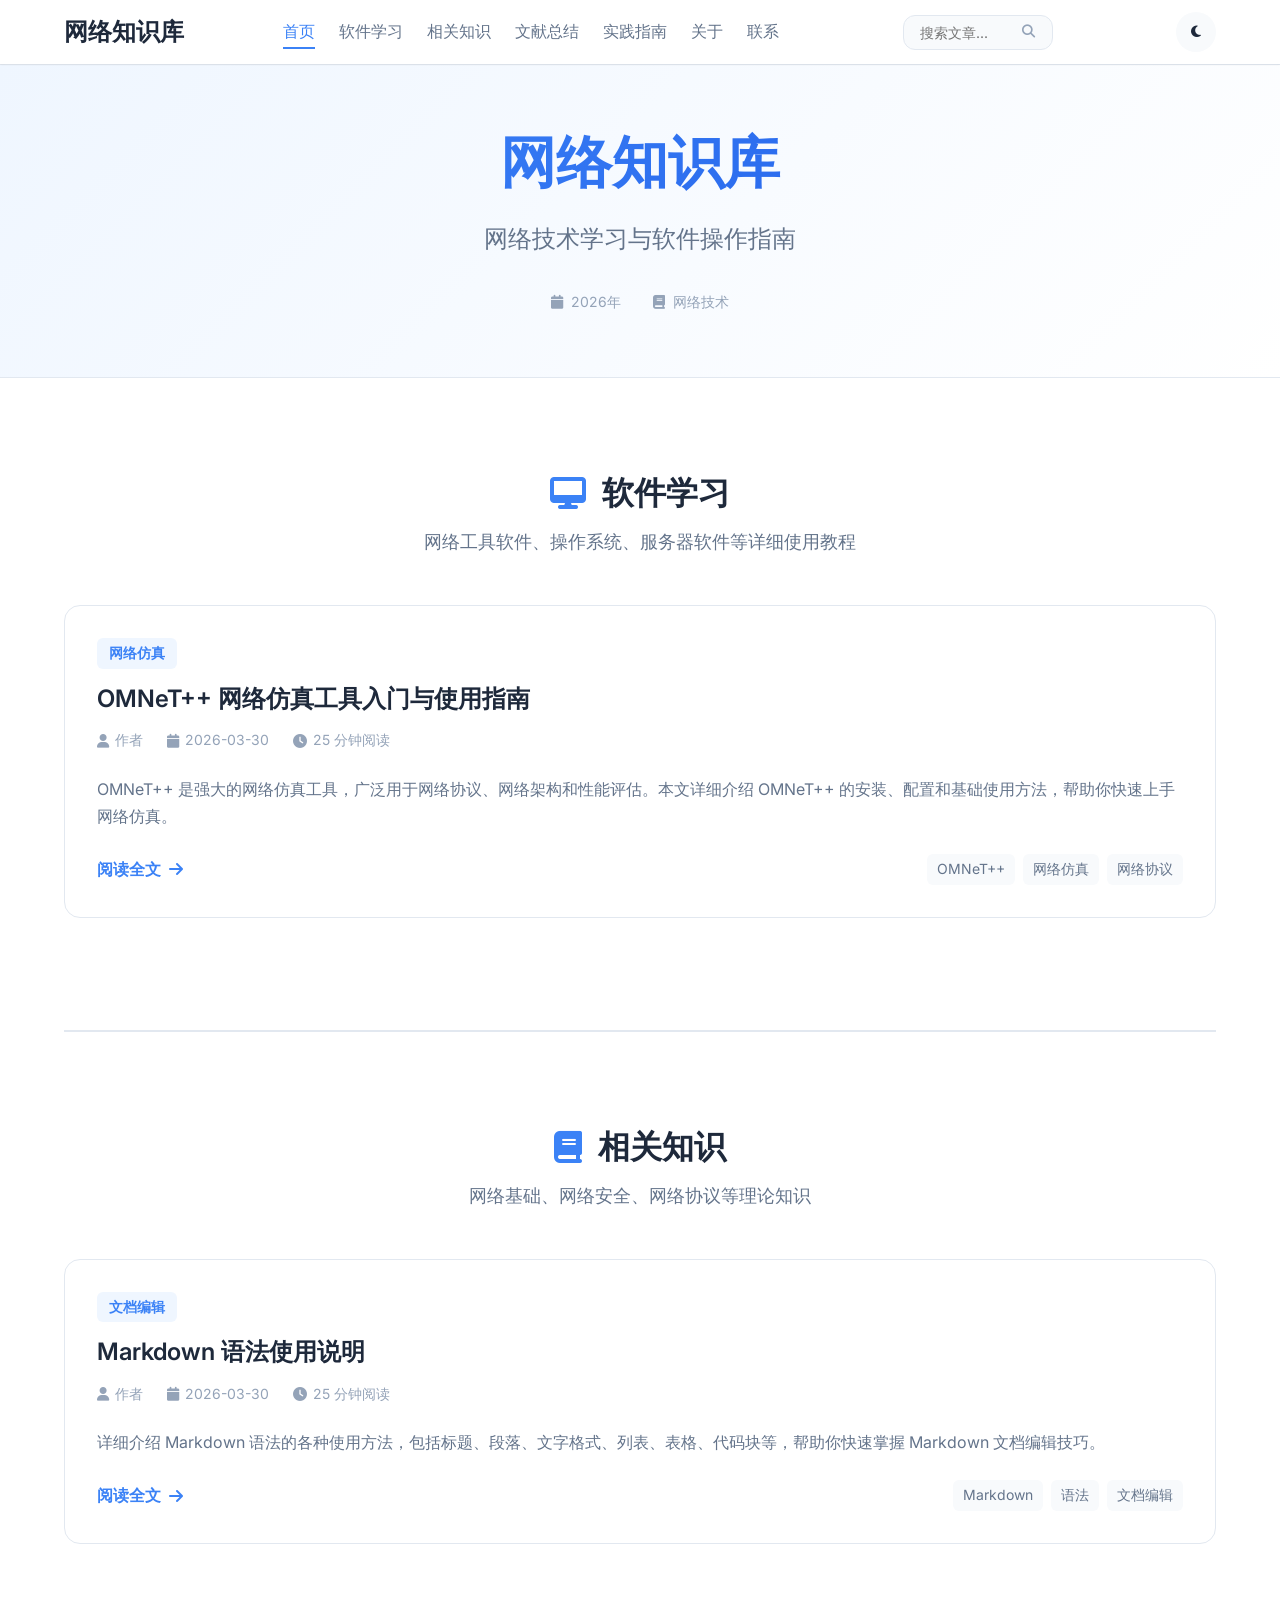
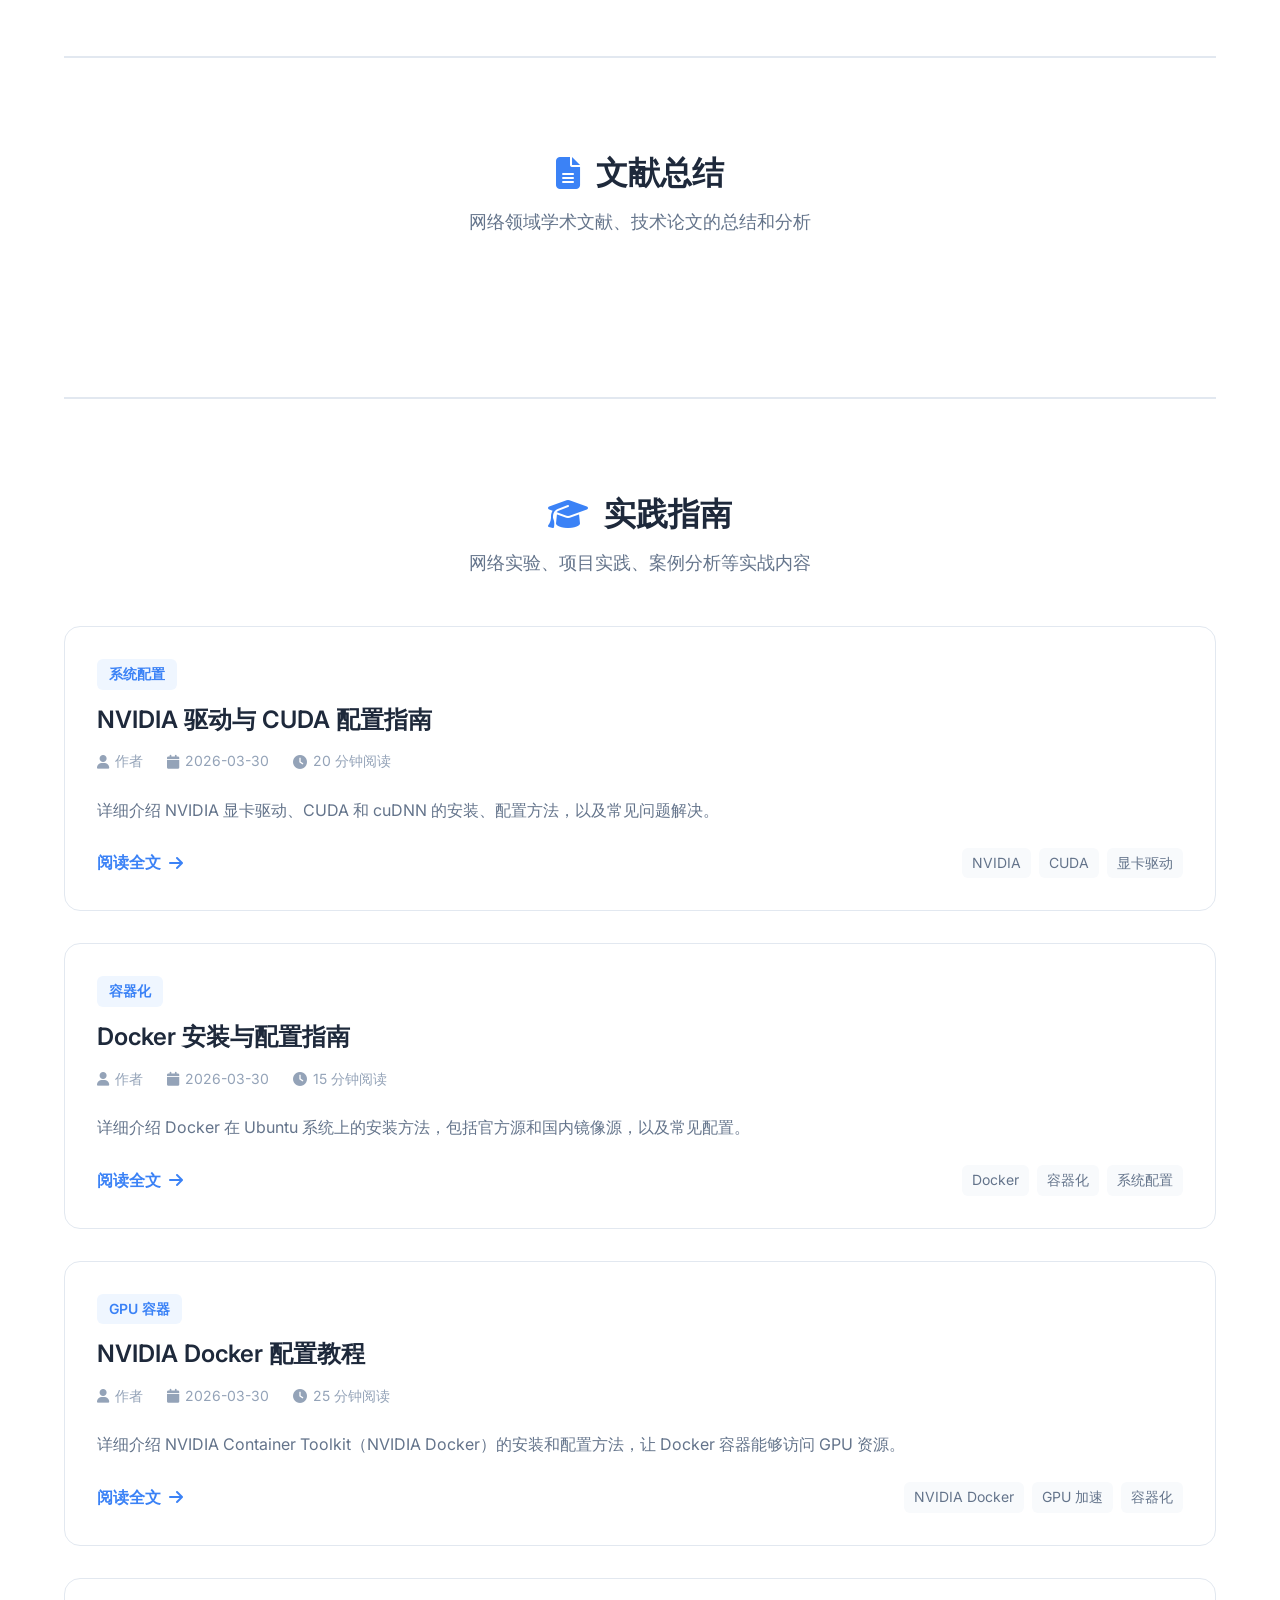
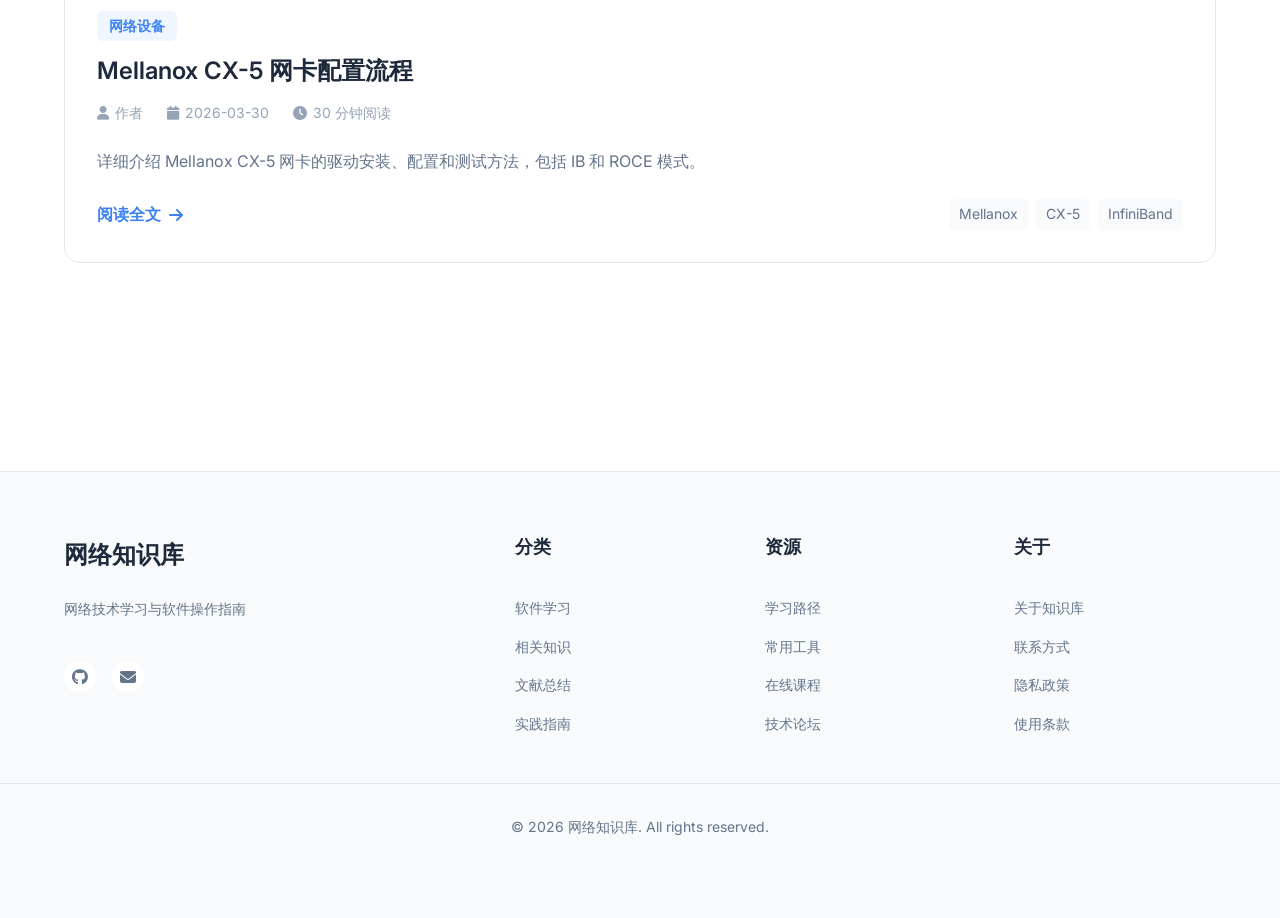
<file: index.html>
<!DOCTYPE html>
<html lang="zh-CN">
<head>
    <meta charset="UTF-8">
    <meta name="viewport" content="width=device-width, initial-scale=1.0">
    <title>网络知识库 - 网络技术学习平台</title>
    <link rel="stylesheet" href="styles.css">
    <link rel="preconnect" href="https://fonts.googleapis.com">
    <link rel="preconnect" href="https://fonts.gstatic.com" crossorigin>
    <link href="https://fonts.googleapis.com/css2?family=Inter:wght@300;400;500;600;700&display=swap" rel="stylesheet">
    <link rel="stylesheet" href="https://cdnjs.cloudflare.com/ajax/libs/font-awesome/6.4.0/css/all.min.css">
</head>
<body>
    <!-- 导航栏 -->
    <header class="header">
        <nav class="navbar">
            <div class="nav-container">
                <div class="logo">
                    <a href="index.html">网络知识库</a>
                </div>
                <ul class="nav-menu">
                    <li class="nav-item">
                        <a href="index.html" class="nav-link active">首页</a>
                    </li>
                    <li class="nav-item">
                        <a href="software.html" class="nav-link">软件学习</a>
                    </li>
                    <li class="nav-item">
                        <a href="knowledge.html" class="nav-link">相关知识</a>
                    </li>
                    <li class="nav-item">
                        <a href="literature.html" class="nav-link">文献总结</a>
                    </li>
                    <li class="nav-item">
                        <a href="practice.html" class="nav-link">实践指南</a>
                    </li>
                    <li class="nav-item">
                        <a href="about.html" class="nav-link">关于</a>
                    </li>
                    <li class="nav-item">
                        <a href="contact.html" class="nav-link">联系</a>
                    </li>
                </ul>
                <div class="hamburger">
                    <span class="bar"></span>
                    <span class="bar"></span>
                    <span class="bar"></span>
                </div>
                <div class="search-container">
                    <input type="text" class="search-input" placeholder="搜索文章...">
                    <button class="search-btn" aria-label="搜索">
                        <i class="fas fa-search"></i>
                    </button>
                </div>
                <div class="theme-toggle">
                    <button id="themeBtn" aria-label="切换主题">
                        <i class="fas fa-moon"></i>
                    </button>
                </div>
            </div>
        </nav>
    </header>

    <!-- 英雄区域 -->
    <section class="hero">
        <div class="hero-content">
            <h1 class="hero-title">网络知识库</h1>
            <p class="hero-subtitle">网络技术学习与软件操作指南</p>
            <div class="hero-meta">
                <span><i class="fas fa-calendar"></i> 2026年</span>
                <span><i class="fas fa-book"></i> 网络技术</span>
            </div>
        </div>
    </section>

    <!-- 主要内容区 -->
    <main class="main-content">
        <div class="container">
            <!-- 软件学习分类 -->
            <section id="software" class="category-section">
                <div class="category-header">
                    <h2 class="category-title">
                        <i class="fas fa-desktop"></i>
                        软件学习
                    </h2>
                    <p class="category-description">网络工具软件、操作系统、服务器软件等详细使用教程</p>
                </div>

                <div class="posts-grid">
                    <!-- 软件学习文章 1 -->
                    <article class="post-card">
                        <div class="post-header">
                            <div class="post-category">
                                <span>网络仿真</span>
                            </div>
                            <h2 class="post-title">
                                <a href="post7.html">OMNeT++ 网络仿真工具入门与使用指南</a>
                            </h2>
                            <p class="post-meta">
                                <span><i class="fas fa-user"></i> 作者</span>
                                <span><i class="fas fa-calendar"></i> 2026-03-30</span>
                                <span><i class="fas fa-clock"></i> 25 分钟阅读</span>
                            </p>
                        </div>
                        <div class="post-excerpt">
                            <p>OMNeT++ 是强大的网络仿真工具，广泛用于网络协议、网络架构和性能评估。本文详细介绍 OMNeT++ 的安装、配置和基础使用方法，帮助你快速上手网络仿真。</p>
                        </div>
                        <div class="post-footer">
                            <a href="post7.html" class="read-more">阅读全文 <i class="fas fa-arrow-right"></i></a>
                            <div class="post-tags">
                                <span class="tag">OMNeT++</span>
                                <span class="tag">网络仿真</span>
                                <span class="tag">网络协议</span>
                            </div>
                        </div>
                    </article>
                </div>
            </section>

            <!-- 相关知识分类 -->
            <section id="knowledge" class="category-section">
                <div class="category-header">
                    <h2 class="category-title">
                        <i class="fas fa-book"></i>
                        相关知识
                    </h2>
                    <p class="category-description">网络基础、网络安全、网络协议等理论知识</p>
                </div>

                <div class="posts-grid">
                    <!-- 相关知识文章 1 -->
                    <article class="post-card">
                        <div class="post-header">
                            <div class="post-category">
                                <span>计算机组网</span>
                            </div>
                            <h2 class="post-title">
                                <a href="post8.html">计算机组网基础知识与实践指南</a>
                            </h2>
                            <p class="post-meta">
                                <span><i class="fas fa-user"></i> 作者</span>
                                <span><i class="fas fa-calendar"></i> 2026-03-30</span>
                                <span><i class="fas fa-clock"></i> 30 分钟阅读</span>
                            </p>
                        </div>
                        <div class="post-excerpt">
                            <p>计算机组网是构建网络的基础。本文详细介绍网络拓扑结构、网络设备选择、IP地址规划、局域网搭建等核心知识，帮助你掌握组网的基本技能。</p>
                        </div>
                        <div class="post-footer">
                            <a href="post8.html" class="read-more">阅读全文 <i class="fas fa-arrow-right"></i></a>
                            <div class="post-tags">
                                <span class="tag">计算机组网</span>
                                <span class="tag">网络拓扑</span>
                                <span class="tag">IP规划</span>
                            </div>
                        </div>
                    </article>

                    <!-- 相关知识文章 2 -->
                    <article class="post-card">
                        <div class="post-header">
                            <div class="post-category">
                                <span>深度学习</span>
                            </div>
                            <h2 class="post-title">
                                <a href="post13.html">MOE 混合专家模型学习笔记</a>
                            </h2>
                            <p class="post-meta">
                                <span><i class="fas fa-user"></i> 作者</span>
                                <span><i class="fas fa-calendar"></i> 2026-03-30</span>
                                <span><i class="fas fa-clock"></i> 30 分钟阅读</span>
                            </p>
                        </div>
                        <div class="post-excerpt">
                            <p>详细介绍 Mixture of Experts (MoE) 模型的基本原理、路由机制、模型结构以及推理流程，帮助你理解混合专家模型的核心思想。</p>
                        </div>
                        <div class="post-footer">
                            <a href="post13.html" class="read-more">阅读全文 <i class="fas fa-arrow-right"></i></a>
                            <div class="post-tags">
                                <span class="tag">MOE</span>
                                <span class="tag">混合专家模型</span>
                                <span class="tag">深度学习</span>
                            </div>
                        </div>
                    </article>

                    <!-- 相关知识文章 3 -->
                    <article class="post-card">
                        <div class="post-header">
                            <div class="post-category">
                                <span>文档编辑</span>
                            </div>
                            <h2 class="post-title">
                                <a href="post14.html">Markdown 语法使用说明</a>
                            </h2>
                            <p class="post-meta">
                                <span><i class="fas fa-user"></i> 作者</span>
                                <span><i class="fas fa-calendar"></i> 2026-03-30</span>
                                <span><i class="fas fa-clock"></i> 25 分钟阅读</span>
                            </p>
                        </div>
                        <div class="post-excerpt">
                            <p>详细介绍 Markdown 语法的各种使用方法，包括标题、段落、文字格式、列表、表格、代码块等，帮助你快速掌握 Markdown 文档编辑技巧。</p>
                        </div>
                        <div class="post-footer">
                            <a href="post14.html" class="read-more">阅读全文 <i class="fas fa-arrow-right"></i></a>
                            <div class="post-tags">
                                <span class="tag">Markdown</span>
                                <span class="tag">语法</span>
                                <span class="tag">文档编辑</span>
                            </div>
                        </div>
                    </article>
                </div>
            </section>

            <!-- 文献总结分类 -->
            <section id="literature" class="category-section">
                <div class="category-header">
                    <h2 class="category-title">
                        <i class="fas fa-file-alt"></i>
                        文献总结
                    </h2>
                    <p class="category-description">网络领域学术文献、技术论文的总结和分析</p>
                </div>

                <div class="posts-grid">
                    <!-- 文献总结文章待添加 -->
                </div>
            </section>

            <!-- 实践指南分类 -->
            <section id="practice" class="category-section">
                <div class="category-header">
                    <h2 class="category-title">
                        <i class="fas fa-graduation-cap"></i>
                        实践指南
                    </h2>
                    <p class="category-description">网络实验、项目实践、案例分析等实战内容</p>
                </div>

                <div class="posts-grid">
                    <!-- 实践指南文章 1 -->
                    <article class="post-card">
                        <div class="post-header">
                            <div class="post-category">
                                <span>系统配置</span>
                            </div>
                            <h2 class="post-title">
                                <a href="post9.html">NVIDIA 驱动与 CUDA 配置指南</a>
                            </h2>
                            <p class="post-meta">
                                <span><i class="fas fa-user"></i> 作者</span>
                                <span><i class="fas fa-calendar"></i> 2026-03-30</span>
                                <span><i class="fas fa-clock"></i> 20 分钟阅读</span>
                            </p>
                        </div>
                        <div class="post-excerpt">
                            <p>详细介绍 NVIDIA 显卡驱动、CUDA 和 cuDNN 的安装、配置方法，以及常见问题解决。</p>
                        </div>
                        <div class="post-footer">
                            <a href="post9.html" class="read-more">阅读全文 <i class="fas fa-arrow-right"></i></a>
                            <div class="post-tags">
                                <span class="tag">NVIDIA</span>
                                <span class="tag">CUDA</span>
                                <span class="tag">显卡驱动</span>
                            </div>
                        </div>
                    </article>

                    <!-- 实践指南文章 2 -->
                    <article class="post-card">
                        <div class="post-header">
                            <div class="post-category">
                                <span>容器化</span>
                            </div>
                            <h2 class="post-title">
                                <a href="post10.html">Docker 安装与配置指南</a>
                            </h2>
                            <p class="post-meta">
                                <span><i class="fas fa-user"></i> 作者</span>
                                <span><i class="fas fa-calendar"></i> 2026-03-30</span>
                                <span><i class="fas fa-clock"></i> 15 分钟阅读</span>
                            </p>
                        </div>
                        <div class="post-excerpt">
                            <p>详细介绍 Docker 在 Ubuntu 系统上的安装方法，包括官方源和国内镜像源，以及常见配置。</p>
                        </div>
                        <div class="post-footer">
                            <a href="post10.html" class="read-more">阅读全文 <i class="fas fa-arrow-right"></i></a>
                            <div class="post-tags">
                                <span class="tag">Docker</span>
                                <span class="tag">容器化</span>
                                <span class="tag">系统配置</span>
                            </div>
                        </div>
                    </article>

                    <!-- 实践指南文章 3 -->
                    <article class="post-card">
                        <div class="post-header">
                            <div class="post-category">
                                <span>GPU 容器</span>
                            </div>
                            <h2 class="post-title">
                                <a href="post11.html">NVIDIA Docker 配置教程</a>
                            </h2>
                            <p class="post-meta">
                                <span><i class="fas fa-user"></i> 作者</span>
                                <span><i class="fas fa-calendar"></i> 2026-03-30</span>
                                <span><i class="fas fa-clock"></i> 25 分钟阅读</span>
                            </p>
                        </div>
                        <div class="post-excerpt">
                            <p>详细介绍 NVIDIA Container Toolkit（NVIDIA Docker）的安装和配置方法，让 Docker 容器能够访问 GPU 资源。</p>
                        </div>
                        <div class="post-footer">
                            <a href="post11.html" class="read-more">阅读全文 <i class="fas fa-arrow-right"></i></a>
                            <div class="post-tags">
                                <span class="tag">NVIDIA Docker</span>
                                <span class="tag">GPU 加速</span>
                                <span class="tag">容器化</span>
                            </div>
                        </div>
                    </article>

                    <!-- 实践指南文章 4 -->
                    <article class="post-card">
                        <div class="post-header">
                            <div class="post-category">
                                <span>网络设备</span>
                            </div>
                            <h2 class="post-title">
                                <a href="post12.html">Mellanox CX-5 网卡配置流程</a>
                            </h2>
                            <p class="post-meta">
                                <span><i class="fas fa-user"></i> 作者</span>
                                <span><i class="fas fa-calendar"></i> 2026-03-30</span>
                                <span><i class="fas fa-clock"></i> 30 分钟阅读</span>
                            </p>
                        </div>
                        <div class="post-excerpt">
                            <p>详细介绍 Mellanox CX-5 网卡的驱动安装、配置和测试方法，包括 IB 和 ROCE 模式。</p>
                        </div>
                        <div class="post-footer">
                            <a href="post12.html" class="read-more">阅读全文 <i class="fas fa-arrow-right"></i></a>
                            <div class="post-tags">
                                <span class="tag">Mellanox</span>
                                <span class="tag">CX-5</span>
                                <span class="tag">InfiniBand</span>
                            </div>
                        </div>
                    </article>
                </div>
            </section>
        </div>
    </main>

    <!-- 页脚 -->
    <footer class="footer">
        <div class="footer-content">
            <div class="footer-info">
                <div class="footer-logo">
                    <a href="index.html">网络知识库</a>
                </div>
                <p class="footer-description">网络技术学习与软件操作指南</p>
                <div class="social-links">
                    <a href="#" aria-label="GitHub">
                        <i class="fab fa-github"></i>
                    </a>
                    <a href="#" aria-label="Email">
                        <i class="fas fa-envelope"></i>
                    </a>
                </div>
            </div>
            <div class="footer-links">
                <div class="footer-column">
                    <h3>分类</h3>
                    <ul>
                        <li><a href="#software">软件学习</a></li>
                        <li><a href="#knowledge">相关知识</a></li>
                        <li><a href="#literature">文献总结</a></li>
                        <li><a href="#practice">实践指南</a></li>
                    </ul>
                </div>
                <div class="footer-column">
                    <h3>资源</h3>
                    <ul>
                        <li><a href="#">学习路径</a></li>
                        <li><a href="#">常用工具</a></li>
                        <li><a href="#">在线课程</a></li>
                        <li><a href="#">技术论坛</a></li>
                    </ul>
                </div>
                <div class="footer-column">
                    <h3>关于</h3>
                    <ul>
                        <li><a href="about.html">关于知识库</a></li>
                        <li><a href="contact.html">联系方式</a></li>
                        <li><a href="#">隐私政策</a></li>
                        <li><a href="#">使用条款</a></li>
                    </ul>
                </div>
            </div>
        </div>
        <div class="footer-bottom">
            <p>&copy; 2026 网络知识库. All rights reserved.</p>
        </div>
    </footer>

    <!-- JavaScript -->
    <script src="script.js"></script>
</body>
</html>
</file>
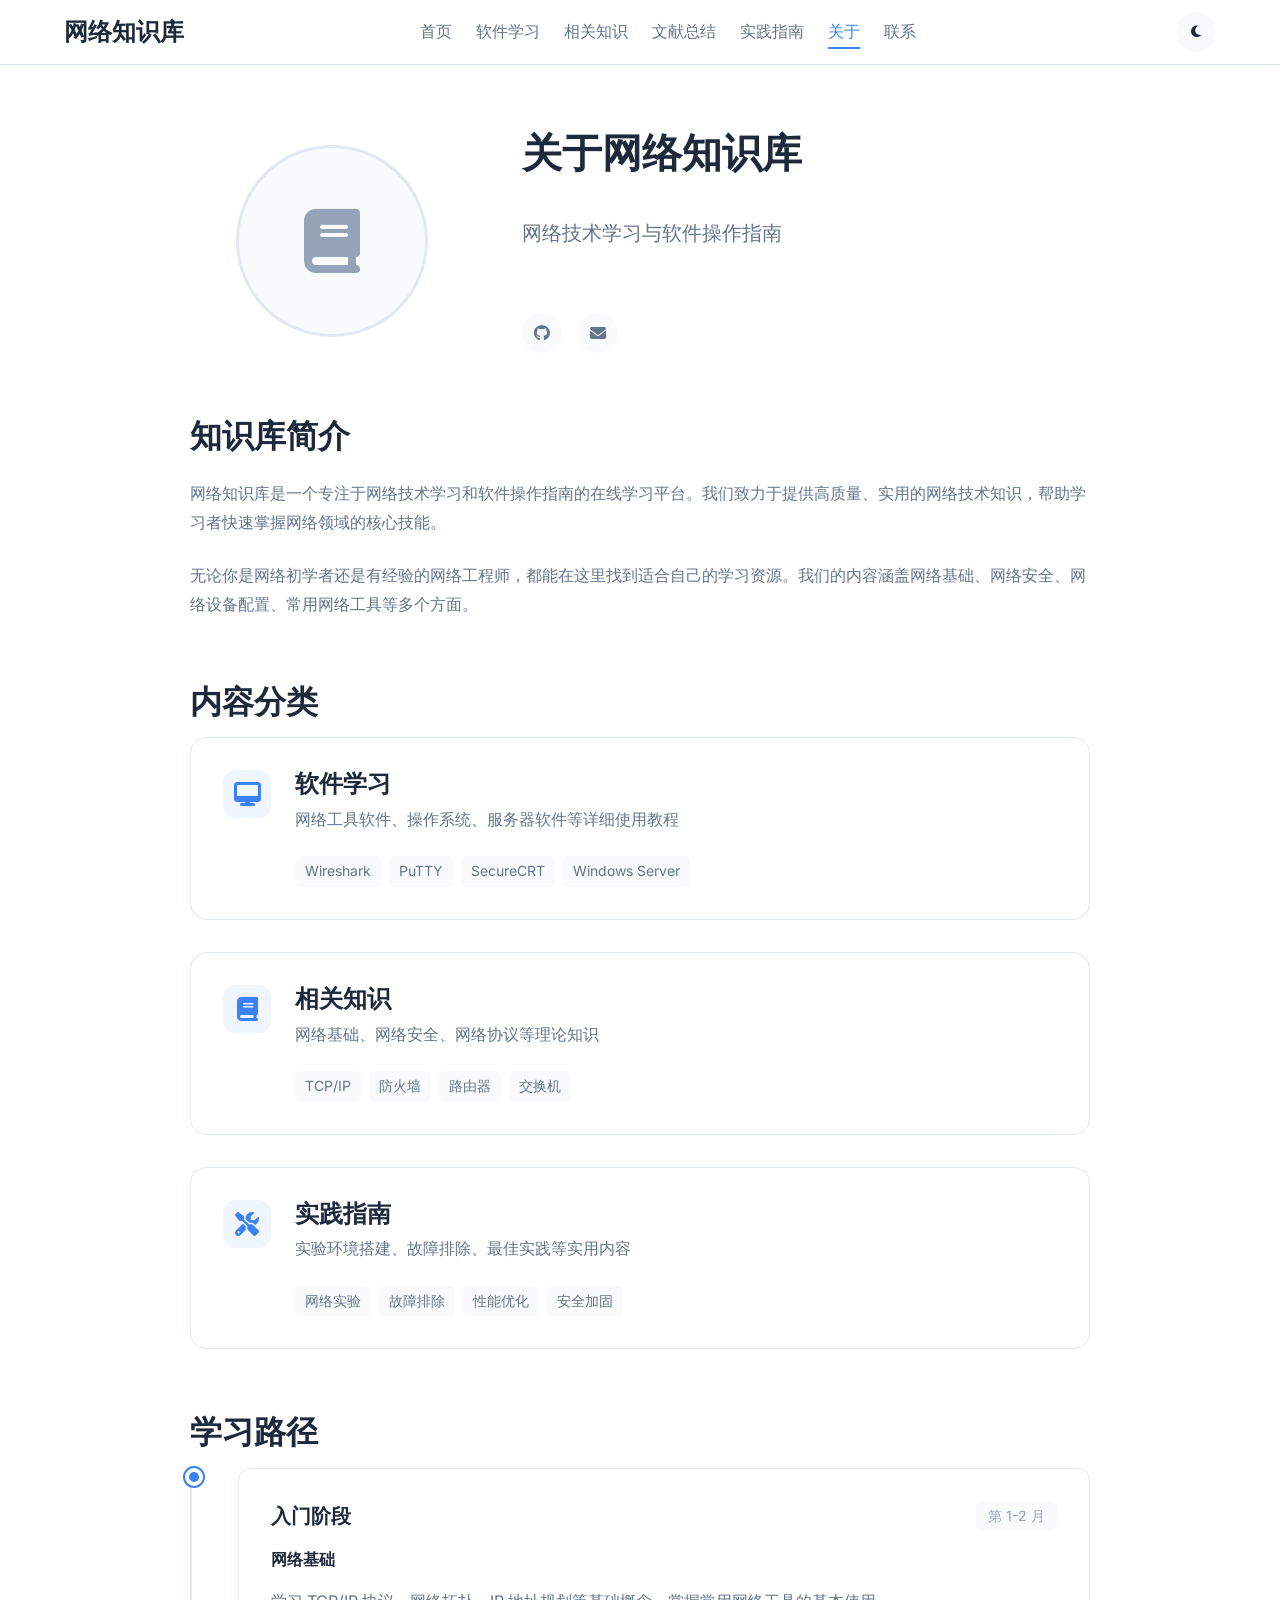
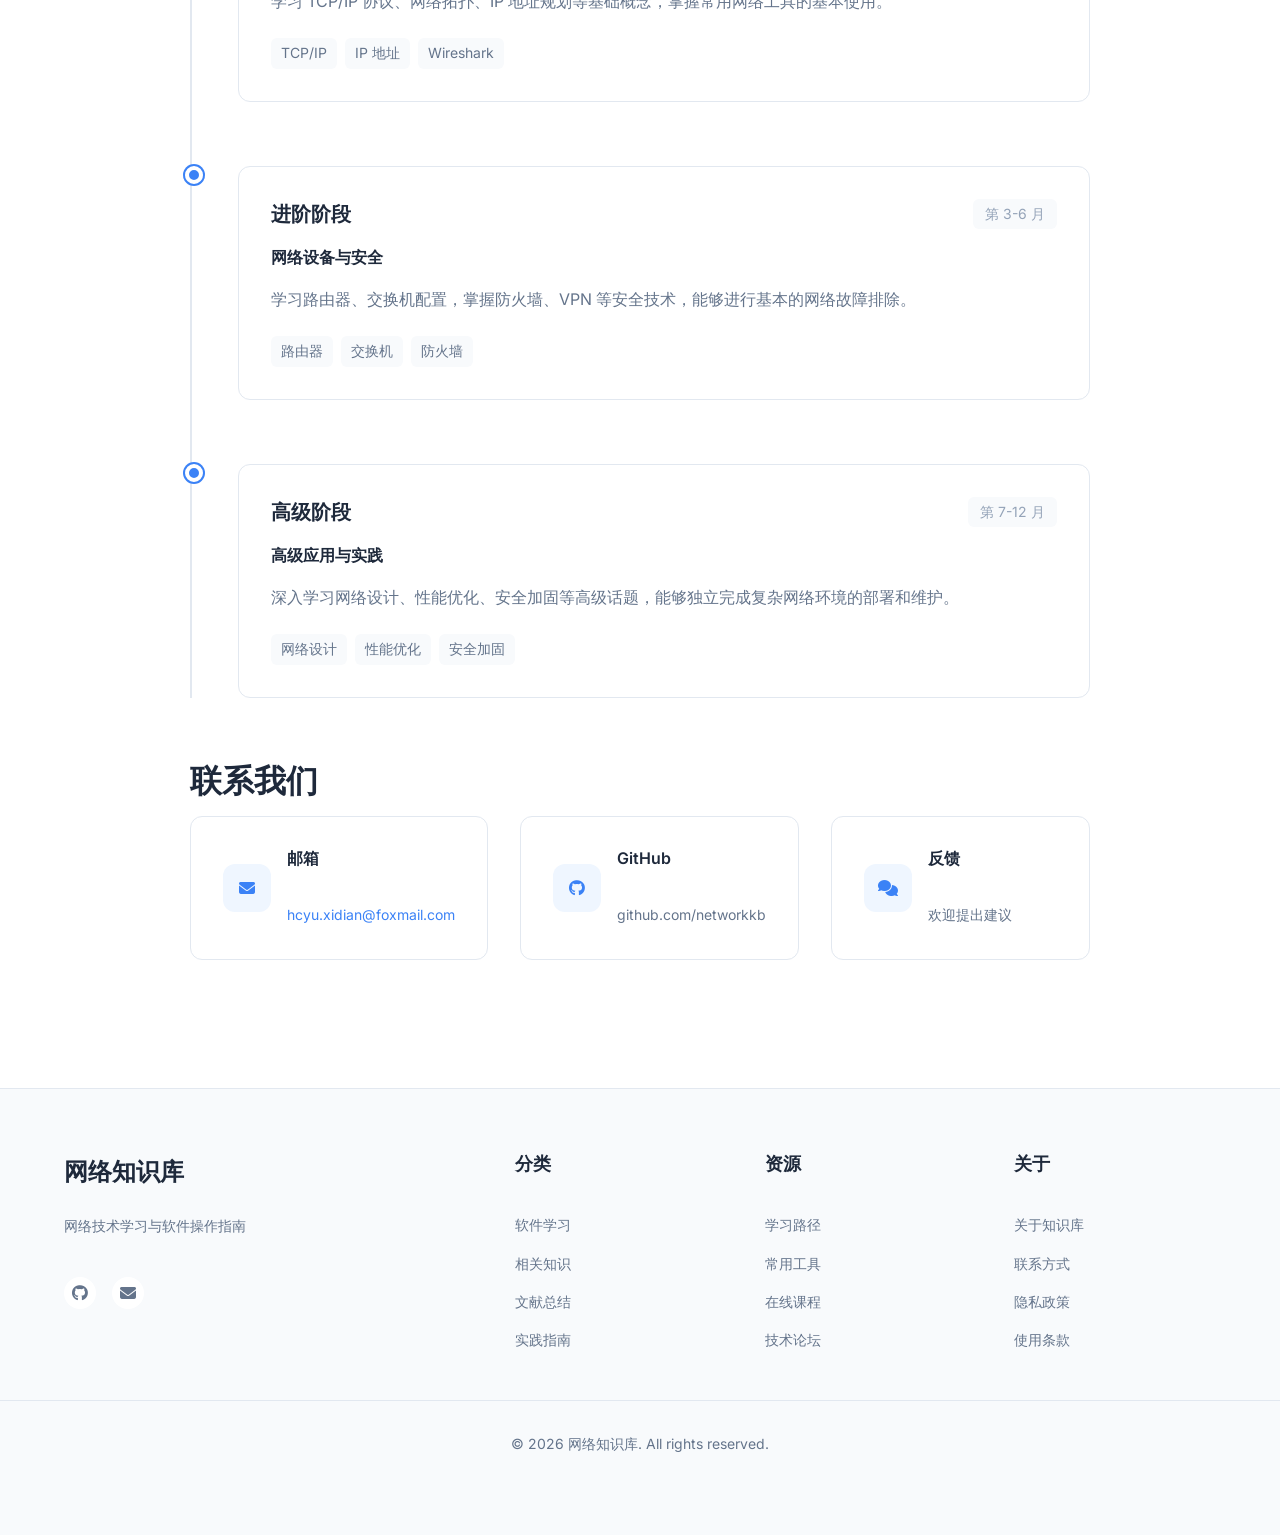
<file: about.html>
<!DOCTYPE html>
<html lang="zh-CN">
<head>
    <meta charset="UTF-8">
    <meta name="viewport" content="width=device-width, initial-scale=1.0">
    <title>关于 - 网络知识库</title>
    <link rel="stylesheet" href="styles.css">
    <link rel="preconnect" href="https://fonts.googleapis.com">
    <link rel="preconnect" href="https://fonts.gstatic.com" crossorigin>
    <link href="https://fonts.googleapis.com/css2?family=Inter:wght@300;400;500;600;700&display=swap" rel="stylesheet">
    <link rel="stylesheet" href="https://cdnjs.cloudflare.com/ajax/libs/font-awesome/6.4.0/css/all.min.css">
</head>
<body>
    <!-- 导航栏 -->
    <header class="header">
        <nav class="navbar">
            <div class="nav-container">
                <div class="logo">
                    <a href="index.html">网络知识库</a>
                </div>
                <ul class="nav-menu">
                    <li class="nav-item">
                        <a href="index.html" class="nav-link">首页</a>
                    </li>
                    <li class="nav-item">
                        <a href="index.html#software" class="nav-link">软件学习</a>
                    </li>
                    <li class="nav-item">
                        <a href="index.html#knowledge" class="nav-link">相关知识</a>
                    </li>
                    <li class="nav-item">
                        <a href="index.html#literature" class="nav-link">文献总结</a>
                    </li>
                    <li class="nav-item">
                        <a href="index.html#practice" class="nav-link">实践指南</a>
                    </li>
                    <li class="nav-item">
                        <a href="about.html" class="nav-link active">关于</a>
                    </li>
                    <li class="nav-item">
                        <a href="contact.html" class="nav-link">联系</a>
                    </li>
                </ul>
                <div class="hamburger">
                    <span class="bar"></span>
                    <span class="bar"></span>
                    <span class="bar"></span>
                </div>
                <div class="theme-toggle">
                    <button id="themeBtn" aria-label="切换主题">
                        <i class="fas fa-moon"></i>
                    </button>
                </div>
            </div>
        </nav>
    </header>

    <!-- 关于页面内容 -->
    <main class="main-content">
        <div class="container">
            <div class="about-page">
                <!-- 知识库介绍 -->
                <section class="about-hero">
                    <div class="about-avatar">
                        <div class="avatar-wrapper">
                            <i class="fas fa-book"></i>
                        </div>
                    </div>
                    <div class="about-info">
                        <h1>关于网络知识库</h1>
                        <p class="about-title">网络技术学习与软件操作指南</p>
                        <div class="about-social">
                            <a href="#" aria-label="GitHub">
                                <i class="fab fa-github"></i>
                            </a>
                            <a href="#" aria-label="Email">
                                <i class="fas fa-envelope"></i>
                            </a>
                        </div>
                    </div>
                </section>

                <!-- 知识库简介 -->
                <section class="about-intro">
                    <h2>知识库简介</h2>
                    <p>网络知识库是一个专注于网络技术学习和软件操作指南的在线学习平台。我们致力于提供高质量、实用的网络技术知识，帮助学习者快速掌握网络领域的核心技能。</p>
                    <p>无论你是网络初学者还是有经验的网络工程师，都能在这里找到适合自己的学习资源。我们的内容涵盖网络基础、网络安全、网络设备配置、常用网络工具等多个方面。</p>
                </section>

                <!-- 内容分类 -->
                <section class="about-skills">
                    <h2>内容分类</h2>
                    <div class="skills-grid">
                        <div class="skill-card">
                            <div class="skill-icon">
                                <i class="fas fa-desktop"></i>
                            </div>
                            <div class="skill-content">
                                <h3>软件学习</h3>
                                <p>网络工具软件、操作系统、服务器软件等详细使用教程</p>
                                <div class="skill-list">
                                    <span class="skill-tag">Wireshark</span>
                                    <span class="skill-tag">PuTTY</span>
                                    <span class="skill-tag">SecureCRT</span>
                                    <span class="skill-tag">Windows Server</span>
                                </div>
                            </div>
                        </div>
                        <div class="skill-card">
                            <div class="skill-icon">
                                <i class="fas fa-book"></i>
                            </div>
                            <div class="skill-content">
                                <h3>相关知识</h3>
                                <p>网络基础、网络安全、网络协议等理论知识</p>
                                <div class="skill-list">
                                    <span class="skill-tag">TCP/IP</span>
                                    <span class="skill-tag">防火墙</span>
                                    <span class="skill-tag">路由器</span>
                                    <span class="skill-tag">交换机</span>
                                </div>
                            </div>
                        </div>
                        <div class="skill-card">
                            <div class="skill-icon">
                                <i class="fas fa-tools"></i>
                            </div>
                            <div class="skill-content">
                                <h3>实践指南</h3>
                                <p>实验环境搭建、故障排除、最佳实践等实用内容</p>
                                <div class="skill-list">
                                    <span class="skill-tag">网络实验</span>
                                    <span class="skill-tag">故障排除</span>
                                    <span class="skill-tag">性能优化</span>
                                    <span class="skill-tag">安全加固</span>
                                </div>
                            </div>
                        </div>
                    </div>
                </section>

                <!-- 学习路径 -->
                <section class="about-experience">
                    <h2>学习路径</h2>
                    <div class="timeline">
                        <div class="timeline-item">
                            <div class="timeline-content">
                                <div class="timeline-header">
                                    <h3>入门阶段</h3>
                                    <span class="timeline-date">第 1-2 月</span>
                                </div>
                                <div class="timeline-company">网络基础</div>
                                <p class="timeline-description">学习 TCP/IP 协议、网络拓扑、IP 地址规划等基础概念，掌握常用网络工具的基本使用。</p>
                                <div class="timeline-tags">
                                    <span>TCP/IP</span>
                                    <span>IP 地址</span>
                                    <span>Wireshark</span>
                                </div>
                            </div>
                        </div>
                        <div class="timeline-item">
                            <div class="timeline-content">
                                <div class="timeline-header">
                                    <h3>进阶阶段</h3>
                                    <span class="timeline-date">第 3-6 月</span>
                                </div>
                                <div class="timeline-company">网络设备与安全</div>
                                <p class="timeline-description">学习路由器、交换机配置，掌握防火墙、VPN 等安全技术，能够进行基本的网络故障排除。</p>
                                <div class="timeline-tags">
                                    <span>路由器</span>
                                    <span>交换机</span>
                                    <span>防火墙</span>
                                </div>
                            </div>
                        </div>
                        <div class="timeline-item">
                            <div class="timeline-content">
                                <div class="timeline-header">
                                    <h3>高级阶段</h3>
                                    <span class="timeline-date">第 7-12 月</span>
                                </div>
                                <div class="timeline-company">高级应用与实践</div>
                                <p class="timeline-description">深入学习网络设计、性能优化、安全加固等高级话题，能够独立完成复杂网络环境的部署和维护。</p>
                                <div class="timeline-tags">
                                    <span>网络设计</span>
                                    <span>性能优化</span>
                                    <span>安全加固</span>
                                </div>
                            </div>
                        </div>
                    </div>
                </section>

                <!-- 联系我们 -->
                <section class="about-contact">
                    <h2>联系我们</h2>
                    <div class="contact-methods">
                        <div class="contact-card">
                            <div class="contact-icon">
                                <i class="fas fa-envelope"></i>
                            </div>
                            <div class="contact-info">
                                <h3>邮箱</h3>
                                <p><a href="mailto:hcyu.xidian@foxmail.com" style="color: var(--primary-color); text-decoration: none;">hcyu.xidian@foxmail.com</a></p>
                            </div>
                        </div>
                        <div class="contact-card">
                            <div class="contact-icon">
                                <i class="fab fa-github"></i>
                            </div>
                            <div class="contact-info">
                                <h3>GitHub</h3>
                                <p>github.com/networkkb</p>
                            </div>
                        </div>
                        <div class="contact-card">
                            <div class="contact-icon">
                                <i class="fas fa-comments"></i>
                            </div>
                            <div class="contact-info">
                                <h3>反馈</h3>
                                <p>欢迎提出建议</p>
                            </div>
                        </div>
                    </div>
                </section>
            </div>
        </div>
    </main>

    <!-- 页脚 -->
    <footer class="footer">
        <div class="footer-content">
            <div class="footer-info">
                <div class="footer-logo">
                    <a href="index.html">网络知识库</a>
                </div>
                <p class="footer-description">网络技术学习与软件操作指南</p>
                <div class="social-links">
                    <a href="#" aria-label="GitHub">
                        <i class="fab fa-github"></i>
                    </a>
                    <a href="#" aria-label="Email">
                        <i class="fas fa-envelope"></i>
                    </a>
                </div>
            </div>
            <div class="footer-links">
                <div class="footer-column">
                    <h3>分类</h3>
                    <ul>
                        <li><a href="index.html#software">软件学习</a></li>
                        <li><a href="index.html#knowledge">相关知识</a></li>
                        <li><a href="index.html#literature">文献总结</a></li>
                        <li><a href="index.html#practice">实践指南</a></li>
                    </ul>
                </div>
                <div class="footer-column">
                    <h3>资源</h3>
                    <ul>
                        <li><a href="#">学习路径</a></li>
                        <li><a href="#">常用工具</a></li>
                        <li><a href="#">在线课程</a></li>
                        <li><a href="#">技术论坛</a></li>
                    </ul>
                </div>
                <div class="footer-column">
                    <h3>关于</h3>
                    <ul>
                        <li><a href="about.html">关于知识库</a></li>
                        <li><a href="contact.html">联系方式</a></li>
                        <li><a href="#">隐私政策</a></li>
                        <li><a href="#">使用条款</a></li>
                    </ul>
                </div>
            </div>
        </div>
        <div class="footer-bottom">
            <p>&copy; 2026 网络知识库. All rights reserved.</p>
        </div>
    </footer>

    <!-- JavaScript -->
    <script src="script.js"></script>
</body>
</html>
</file>
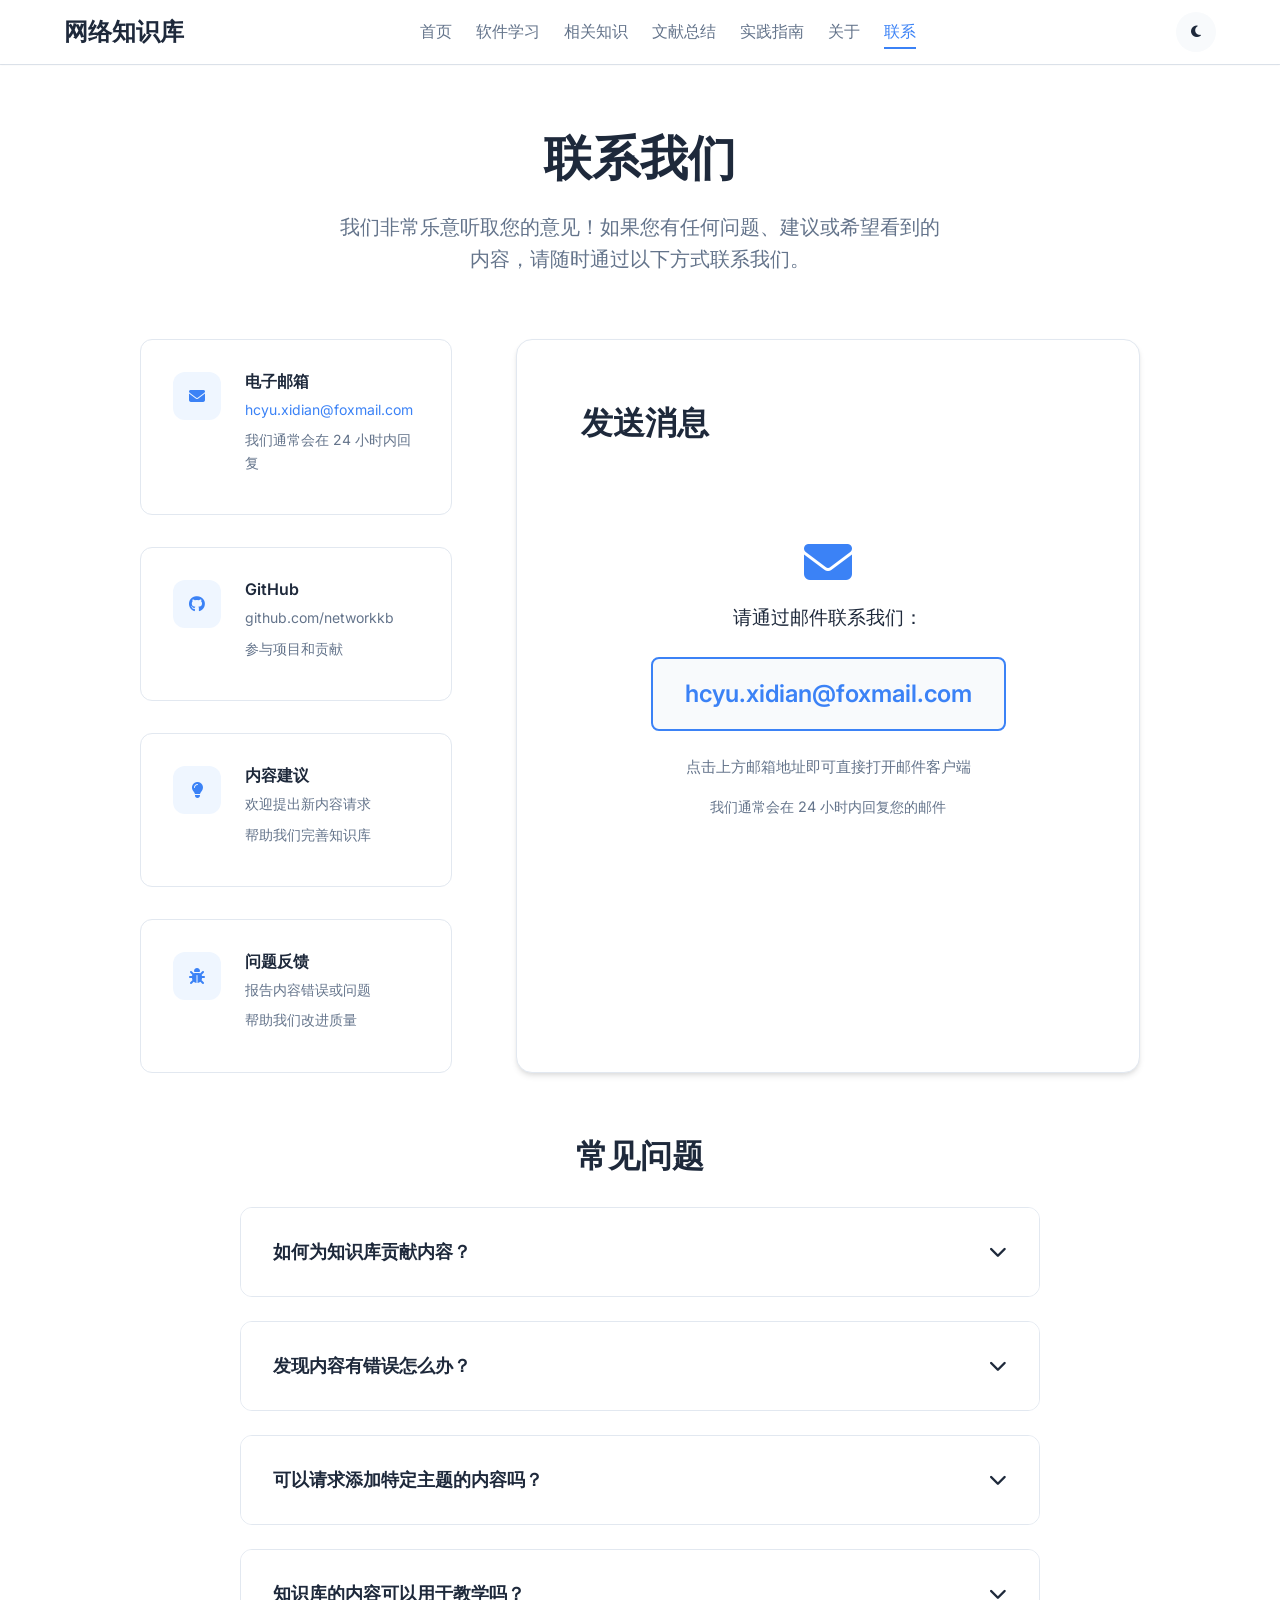
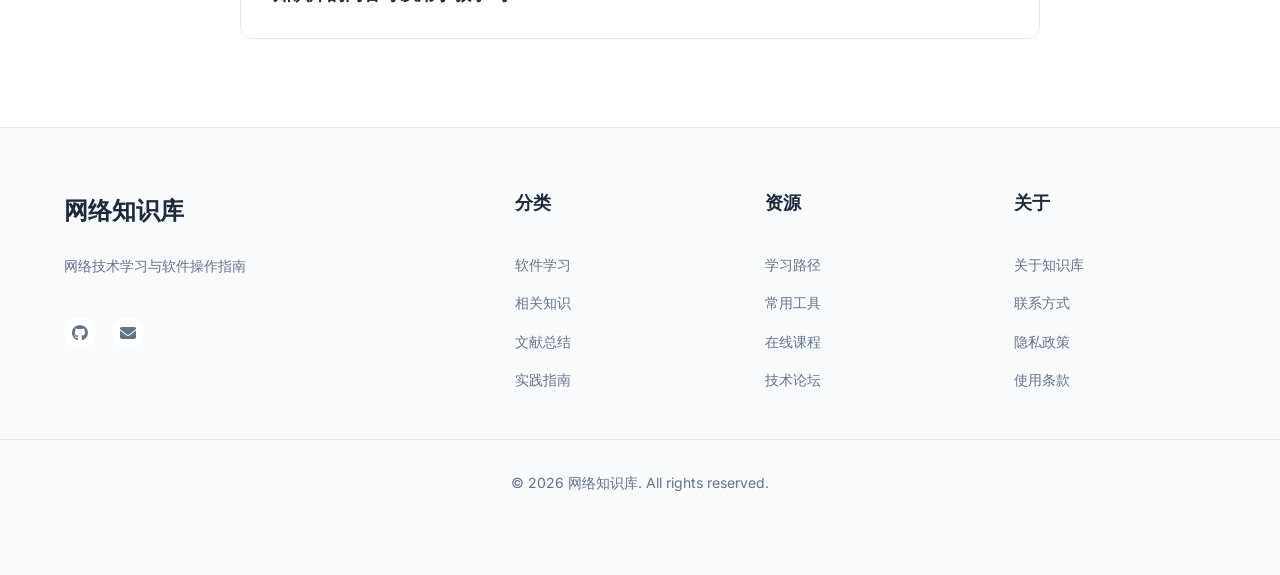
<file: contact.html>
<!DOCTYPE html>
<html lang="zh-CN">
<head>
    <meta charset="UTF-8">
    <meta name="viewport" content="width=device-width, initial-scale=1.0">
    <title>联系 - 网络知识库</title>
    <link rel="stylesheet" href="styles.css">
    <link rel="preconnect" href="https://fonts.googleapis.com">
    <link rel="preconnect" href="https://fonts.gstatic.com" crossorigin>
    <link href="https://fonts.googleapis.com/css2?family=Inter:wght@300;400;500;600;700&display=swap" rel="stylesheet">
    <link rel="stylesheet" href="https://cdnjs.cloudflare.com/ajax/libs/font-awesome/6.4.0/css/all.min.css">
</head>
<body>
    <!-- 导航栏 -->
    <header class="header">
        <nav class="navbar">
            <div class="nav-container">
                <div class="logo">
                    <a href="index.html">网络知识库</a>
                </div>
                <ul class="nav-menu">
                    <li class="nav-item">
                        <a href="index.html" class="nav-link">首页</a>
                    </li>
                    <li class="nav-item">
                        <a href="index.html#software" class="nav-link">软件学习</a>
                    </li>
                    <li class="nav-item">
                        <a href="index.html#knowledge" class="nav-link">相关知识</a>
                    </li>
                    <li class="nav-item">
                        <a href="index.html#literature" class="nav-link">文献总结</a>
                    </li>
                    <li class="nav-item">
                        <a href="index.html#practice" class="nav-link">实践指南</a>
                    </li>
                    <li class="nav-item">
                        <a href="about.html" class="nav-link">关于</a>
                    </li>
                    <li class="nav-item">
                        <a href="contact.html" class="nav-link active">联系</a>
                    </li>
                </ul>
                <div class="hamburger">
                    <span class="bar"></span>
                    <span class="bar"></span>
                    <span class="bar"></span>
                </div>
                <div class="theme-toggle">
                    <button id="themeBtn" aria-label="切换主题">
                        <i class="fas fa-moon"></i>
                    </button>
                </div>
            </div>
        </nav>
    </header>

    <!-- 联系页面内容 -->
    <main class="main-content">
        <div class="container">
            <div class="contact-page">
                <div class="contact-header">
                    <h1>联系我们</h1>
                    <p>我们非常乐意听取您的意见！如果您有任何问题、建议或希望看到的内容，请随时通过以下方式联系我们。</p>
                </div>

                <div class="contact-content">
                    <!-- 联系信息 -->
                    <div class="contact-info">
                        <div class="contact-method">
                            <div class="contact-icon">
                                <i class="fas fa-envelope"></i>
                            </div>
                            <div class="contact-details">
                                <h3>电子邮箱</h3>
                                <p><a href="mailto:hcyu.xidian@foxmail.com" style="color: var(--primary-color); text-decoration: none;">hcyu.xidian@foxmail.com</a></p>
                                <p class="contact-note">我们通常会在 24 小时内回复</p>
                            </div>
                        </div>

                        <div class="contact-method">
                            <div class="contact-icon">
                                <i class="fab fa-github"></i>
                            </div>
                            <div class="contact-details">
                                <h3>GitHub</h3>
                                <p>github.com/networkkb</p>
                                <p class="contact-note">参与项目和贡献</p>
                            </div>
                        </div>

                        <div class="contact-method">
                            <div class="contact-icon">
                                <i class="fas fa-lightbulb"></i>
                            </div>
                            <div class="contact-details">
                                <h3>内容建议</h3>
                                <p>欢迎提出新内容请求</p>
                                <p class="contact-note">帮助我们完善知识库</p>
                            </div>
                        </div>

                        <div class="contact-method">
                            <div class="contact-icon">
                                <i class="fas fa-bug"></i>
                            </div>
                            <div class="contact-details">
                                <h3>问题反馈</h3>
                                <p>报告内容错误或问题</p>
                                <p class="contact-note">帮助我们改进质量</p>
                            </div>
                        </div>
                    </div>

                    <!-- 联系表单 -->
                    <div class="contact-form-container">
                        <h2>发送消息</h2>
                        <div style="text-align: center; padding: 3rem 1rem;">
                            <div style="font-size: 1.2rem; margin-bottom: 1.5rem;">
                                <i class="fas fa-envelope" style="font-size: 3rem; color: var(--primary-color); margin-bottom: 1rem; display: block;"></i>
                                请通过邮件联系我们：
                            </div>
                            <a href="mailto:hcyu.xidian@foxmail.com" style="font-size: 1.5rem; color: var(--primary-color); text-decoration: none; font-weight: 600; display: inline-block; padding: 1rem 2rem; background-color: var(--bg-secondary); border-radius: var(--radius-md); border: 2px solid var(--primary-color); transition: all 0.3s ease;">
                                hcyu.xidian@foxmail.com
                            </a>
                            <p style="margin-top: 1.5rem; color: var(--text-secondary); font-size: 0.95rem;">
                                点击上方邮箱地址即可直接打开邮件客户端
                            </p>
                            <p style="margin-top: 1rem; color: var(--text-secondary); font-size: 0.9rem;">
                                我们通常会在 24 小时内回复您的邮件
                            </p>
                        </div>
                    </div>
                </div>

                <!-- 常见问题 -->
                <div class="contact-faq">
                    <h2>常见问题</h2>
                    <div class="faq-accordion">
                        <div class="faq-item">
                            <button class="faq-question" id="faq1">
                                <span>如何为知识库贡献内容？</span>
                                <i class="fas fa-chevron-down"></i>
                            </button>
                            <div class="faq-answer" aria-labelledby="faq1">
                                <p>我们欢迎社区贡献！您可以通过 GitHub 提交 Pull Request，或者通过邮件发送您的文章草稿。我们会审核后发布合适的内容。</p>
                            </div>
                        </div>

                        <div class="faq-item">
                            <button class="faq-question" id="faq2">
                                <span>发现内容有错误怎么办？</span>
                                <i class="fas fa-chevron-down"></i>
                            </button>
                            <div class="faq-answer" aria-labelledby="faq2">
                                <p>如果您发现任何内容错误，请通过邮件或表单告知我们，我们会尽快核实并修正。感谢您帮助我们提高内容质量！</p>
                            </div>
                        </div>

                        <div class="faq-item">
                            <button class="faq-question" id="faq3">
                                <span>可以请求添加特定主题的内容吗？</span>
                                <i class="fas fa-chevron-down"></i>
                            </button>
                            <div class="faq-answer" aria-labelledby="faq3">
                                <p>当然可以！我们非常重视用户的内容需求。请通过联系表单告诉我们您希望学习的主题，我们会优先考虑热门请求。</p>
                            </div>
                        </div>

                        <div class="faq-item">
                            <button class="faq-question" id="faq4">
                                <span>知识库的内容可以用于教学吗？</span>
                                <i class="fas fa-chevron-down"></i>
                            </button>
                            <div class="faq-answer" aria-labelledby="faq4">
                                <p>是的！我们的内容可以自由用于个人学习和教学目的。请保留来源链接，不要用于商业用途。</p>
                            </div>
                        </div>
                    </div>
                </div>
            </div>
        </div>
    </main>

    <!-- 页脚 -->
    <footer class="footer">
        <div class="footer-content">
            <div class="footer-info">
                <div class="footer-logo">
                    <a href="index.html">网络知识库</a>
                </div>
                <p class="footer-description">网络技术学习与软件操作指南</p>
                <div class="social-links">
                    <a href="#" aria-label="GitHub">
                        <i class="fab fa-github"></i>
                    </a>
                    <a href="#" aria-label="Email">
                        <i class="fas fa-envelope"></i>
                    </a>
                </div>
            </div>
            <div class="footer-links">
                <div class="footer-column">
                    <h3>分类</h3>
                    <ul>
                        <li><a href="index.html#software">软件学习</a></li>
                        <li><a href="index.html#knowledge">相关知识</a></li>
                        <li><a href="index.html#literature">文献总结</a></li>
                        <li><a href="index.html#practice">实践指南</a></li>
                    </ul>
                </div>
                <div class="footer-column">
                    <h3>资源</h3>
                    <ul>
                        <li><a href="#">学习路径</a></li>
                        <li><a href="#">常用工具</a></li>
                        <li><a href="#">在线课程</a></li>
                        <li><a href="#">技术论坛</a></li>
                    </ul>
                </div>
                <div class="footer-column">
                    <h3>关于</h3>
                    <ul>
                        <li><a href="about.html">关于知识库</a></li>
                        <li><a href="contact.html">联系方式</a></li>
                        <li><a href="#">隐私政策</a></li>
                        <li><a href="#">使用条款</a></li>
                    </ul>
                </div>
            </div>
        </div>
        <div class="footer-bottom">
            <p>&copy; 2026 网络知识库. All rights reserved.</p>
        </div>
    </footer>

    <!-- JavaScript -->
    <script src="script.js"></script>
    <script>
        // FAQ 折叠面板
        document.querySelectorAll('.faq-question').forEach(question => {
            question.addEventListener('click', function() {
                const answer = this.nextElementSibling;
                const isActive = answer.style.display === 'block';

                // 关闭其他FAQ
                document.querySelectorAll('.faq-answer').forEach(el => {
                    el.style.display = 'none';
                });
                document.querySelectorAll('.faq-question').forEach(el => {
                    el.classList.remove('active');
                });

                // 切换当前FAQ
                if (!isActive) {
                    answer.style.display = 'block';
                    this.classList.add('active');
                }
            });
        });
    </script>
</body>
</html>
</file>
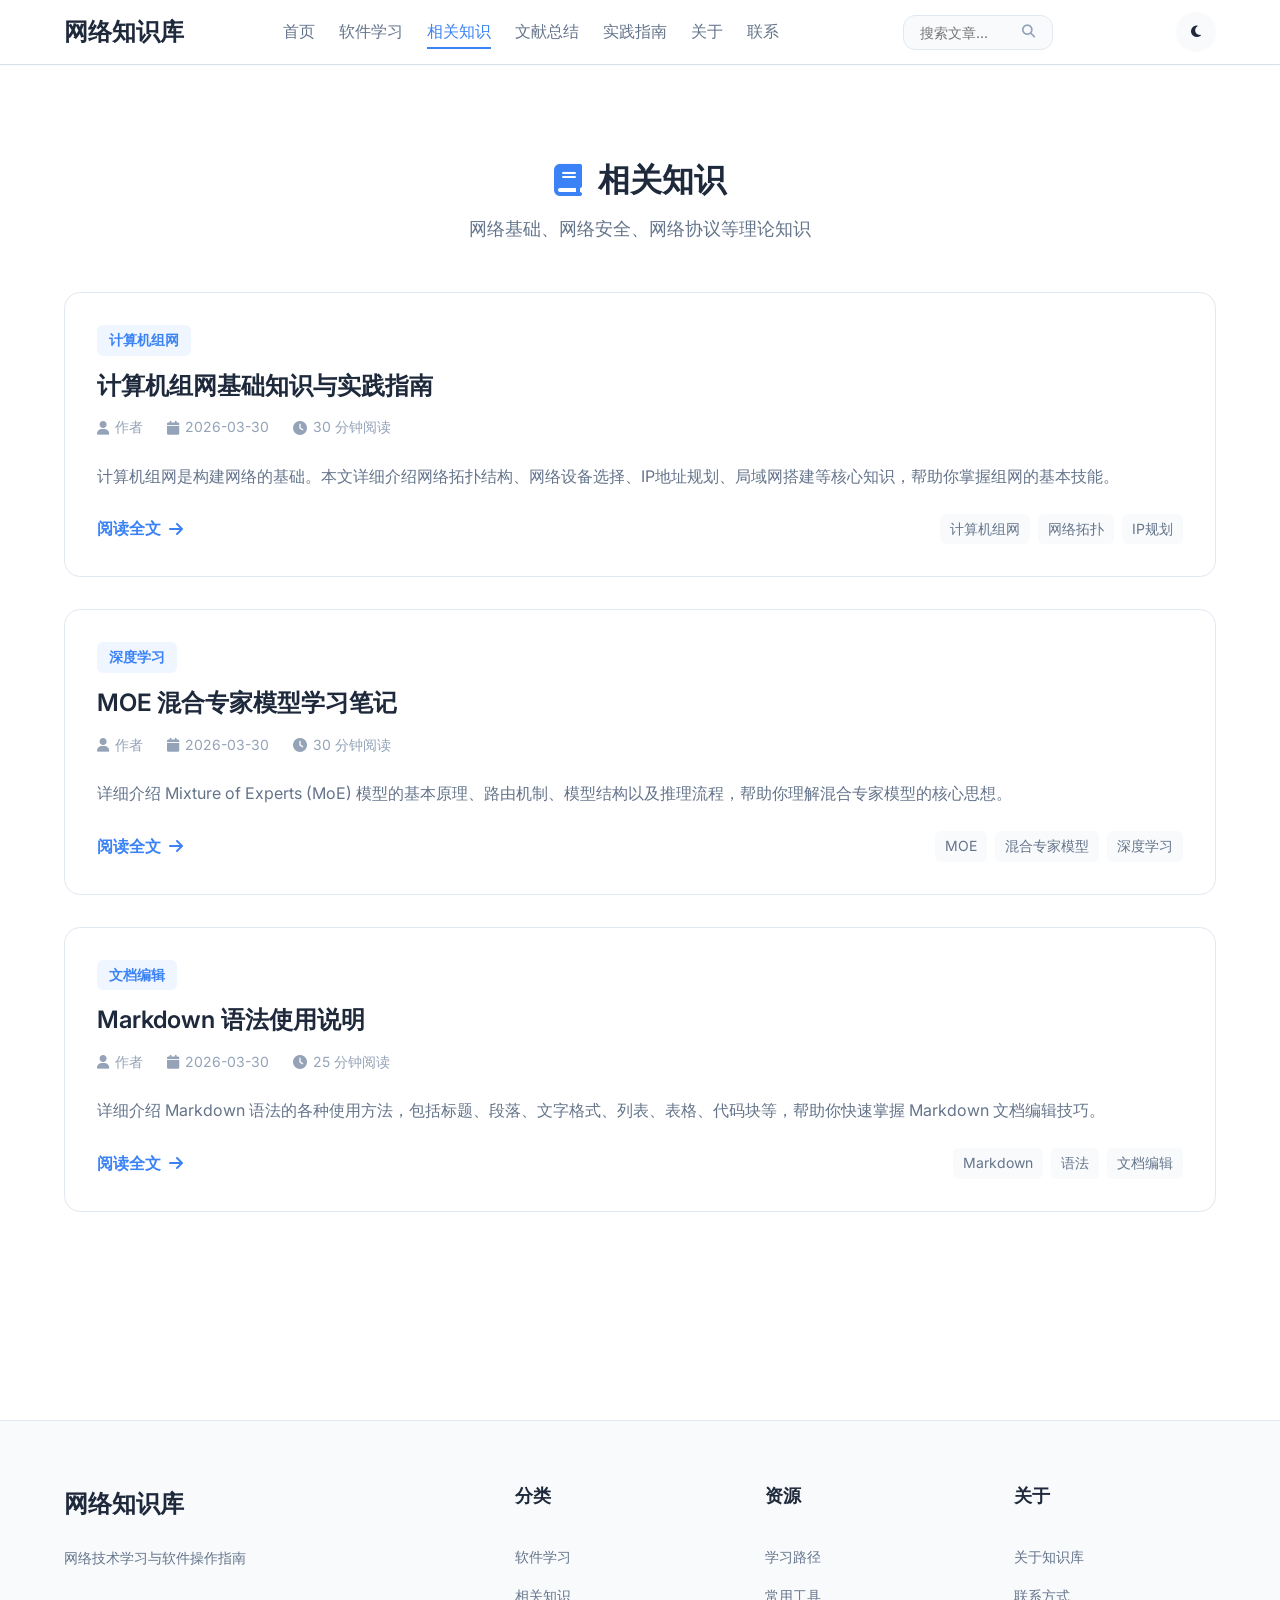
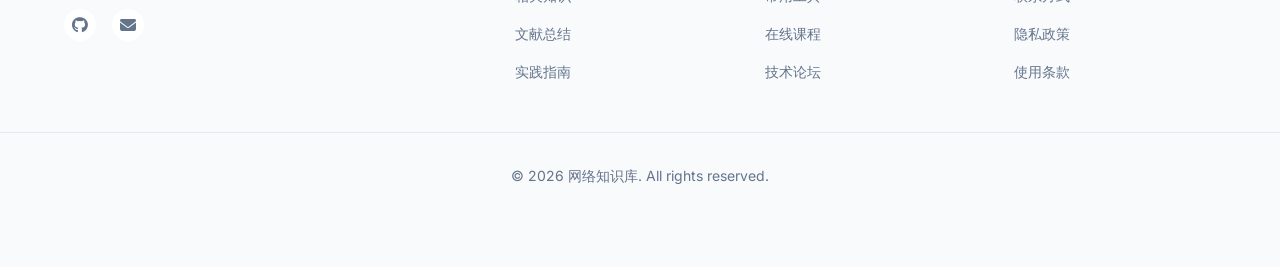
<file: knowledge.html>
<!DOCTYPE html>
<html lang="zh-CN">
<head>
    <meta charset="UTF-8">
    <meta name="viewport" content="width=device-width, initial-scale=1.0">
    <title>相关知识 - 网络知识库</title>
    <link rel="stylesheet" href="styles.css">
    <link rel="preconnect" href="https://fonts.googleapis.com">
    <link rel="preconnect" href="https://fonts.gstatic.com" crossorigin>
    <link href="https://fonts.googleapis.com/css2?family=Inter:wght@300;400;500;600;700&display=swap" rel="stylesheet">
    <link rel="stylesheet" href="https://cdnjs.cloudflare.com/ajax/libs/font-awesome/6.4.0/css/all.min.css">
</head>
<body>
    <!-- 导航栏 -->
    <header class="header">
        <nav class="navbar">
            <div class="nav-container">
                <div class="logo">
                    <a href="index.html">网络知识库</a>
                </div>
                <ul class="nav-menu">
                    <li class="nav-item">
                        <a href="index.html" class="nav-link">首页</a>
                    </li>
                    <li class="nav-item">
                        <a href="software.html" class="nav-link">软件学习</a>
                    </li>
                    <li class="nav-item">
                        <a href="knowledge.html" class="nav-link active">相关知识</a>
                    </li>
                    <li class="nav-item">
                        <a href="literature.html" class="nav-link">文献总结</a>
                    </li>
                    <li class="nav-item">
                        <a href="practice.html" class="nav-link">实践指南</a>
                    </li>
                    <li class="nav-item">
                        <a href="about.html" class="nav-link">关于</a>
                    </li>
                    <li class="nav-item">
                        <a href="contact.html" class="nav-link">联系</a>
                    </li>
                </ul>
                <div class="hamburger">
                    <span class="bar"></span>
                    <span class="bar"></span>
                    <span class="bar"></span>
                </div>
                <div class="search-container">
                    <input type="text" class="search-input" placeholder="搜索文章...">
                    <button class="search-btn" aria-label="搜索">
                        <i class="fas fa-search"></i>
                    </button>
                </div>
                <div class="theme-toggle">
                    <button id="themeBtn" aria-label="切换主题">
                        <i class="fas fa-moon"></i>
                    </button>
                </div>
            </div>
        </nav>
    </header>

    <!-- 主要内容区 -->
    <main class="main-content">
        <div class="container">
            <!-- 相关知识分类 -->
            <section class="category-section">
                <div class="category-header">
                    <h2 class="category-title">
                        <i class="fas fa-book"></i>
                        相关知识
                    </h2>
                    <p class="category-description">网络基础、网络安全、网络协议等理论知识</p>
                </div>

                <div class="posts-grid">
                    <!-- 相关知识文章 1 -->
                    <article class="post-card">
                        <div class="post-header">
                            <div class="post-category">
                                <span>计算机组网</span>
                            </div>
                            <h2 class="post-title">
                                <a href="post8.html">计算机组网基础知识与实践指南</a>
                            </h2>
                            <p class="post-meta">
                                <span><i class="fas fa-user"></i> 作者</span>
                                <span><i class="fas fa-calendar"></i> 2026-03-30</span>
                                <span><i class="fas fa-clock"></i> 30 分钟阅读</span>
                            </p>
                        </div>
                        <div class="post-excerpt">
                            <p>计算机组网是构建网络的基础。本文详细介绍网络拓扑结构、网络设备选择、IP地址规划、局域网搭建等核心知识，帮助你掌握组网的基本技能。</p>
                        </div>
                        <div class="post-footer">
                            <a href="post8.html" class="read-more">阅读全文 <i class="fas fa-arrow-right"></i></a>
                            <div class="post-tags">
                                <span class="tag">计算机组网</span>
                                <span class="tag">网络拓扑</span>
                                <span class="tag">IP规划</span>
                            </div>
                        </div>
                    </article>

                    <!-- 相关知识文章 2 -->
                    <article class="post-card">
                        <div class="post-header">
                            <div class="post-category">
                                <span>深度学习</span>
                            </div>
                            <h2 class="post-title">
                                <a href="post13.html">MOE 混合专家模型学习笔记</a>
                            </h2>
                            <p class="post-meta">
                                <span><i class="fas fa-user"></i> 作者</span>
                                <span><i class="fas fa-calendar"></i> 2026-03-30</span>
                                <span><i class="fas fa-clock"></i> 30 分钟阅读</span>
                            </p>
                        </div>
                        <div class="post-excerpt">
                            <p>详细介绍 Mixture of Experts (MoE) 模型的基本原理、路由机制、模型结构以及推理流程，帮助你理解混合专家模型的核心思想。</p>
                        </div>
                        <div class="post-footer">
                            <a href="post13.html" class="read-more">阅读全文 <i class="fas fa-arrow-right"></i></a>
                            <div class="post-tags">
                                <span class="tag">MOE</span>
                                <span class="tag">混合专家模型</span>
                                <span class="tag">深度学习</span>
                            </div>
                        </div>
                    </article>

                    <!-- 相关知识文章 3 -->
                    <article class="post-card">
                        <div class="post-header">
                            <div class="post-category">
                                <span>文档编辑</span>
                            </div>
                            <h2 class="post-title">
                                <a href="post14.html">Markdown 语法使用说明</a>
                            </h2>
                            <p class="post-meta">
                                <span><i class="fas fa-user"></i> 作者</span>
                                <span><i class="fas fa-calendar"></i> 2026-03-30</span>
                                <span><i class="fas fa-clock"></i> 25 分钟阅读</span>
                            </p>
                        </div>
                        <div class="post-excerpt">
                            <p>详细介绍 Markdown 语法的各种使用方法，包括标题、段落、文字格式、列表、表格、代码块等，帮助你快速掌握 Markdown 文档编辑技巧。</p>
                        </div>
                        <div class="post-footer">
                            <a href="post14.html" class="read-more">阅读全文 <i class="fas fa-arrow-right"></i></a>
                            <div class="post-tags">
                                <span class="tag">Markdown</span>
                                <span class="tag">语法</span>
                                <span class="tag">文档编辑</span>
                            </div>
                        </div>
                    </article>
                </div>
            </section>
        </div>
    </main>

    <!-- 页脚 -->
    <footer class="footer">
        <div class="footer-content">
            <div class="footer-info">
                <div class="footer-logo">
                    <a href="index.html">网络知识库</a>
                </div>
                <p class="footer-description">网络技术学习与软件操作指南</p>
                <div class="social-links">
                    <a href="#" aria-label="GitHub">
                        <i class="fab fa-github"></i>
                    </a>
                    <a href="#" aria-label="Email">
                        <i class="fas fa-envelope"></i>
                    </a>
                </div>
            </div>
            <div class="footer-links">
                <div class="footer-column">
                    <h3>分类</h3>
                    <ul>
                        <li><a href="software.html">软件学习</a></li>
                        <li><a href="knowledge.html">相关知识</a></li>
                        <li><a href="literature.html">文献总结</a></li>
                        <li><a href="practice.html">实践指南</a></li>
                    </ul>
                </div>
                <div class="footer-column">
                    <h3>资源</h3>
                    <ul>
                        <li><a href="#">学习路径</a></li>
                        <li><a href="#">常用工具</a></li>
                        <li><a href="#">在线课程</a></li>
                        <li><a href="#">技术论坛</a></li>
                    </ul>
                </div>
                <div class="footer-column">
                    <h3>关于</h3>
                    <ul>
                        <li><a href="about.html">关于知识库</a></li>
                        <li><a href="contact.html">联系方式</a></li>
                        <li><a href="#">隐私政策</a></li>
                        <li><a href="#">使用条款</a></li>
                    </ul>
                </div>
            </div>
        </div>
        <div class="footer-bottom">
            <p>&copy; 2026 网络知识库. All rights reserved.</p>
        </div>
    </footer>

    <!-- JavaScript -->
    <script src="script.js"></script>
</body>
</html>
</file>
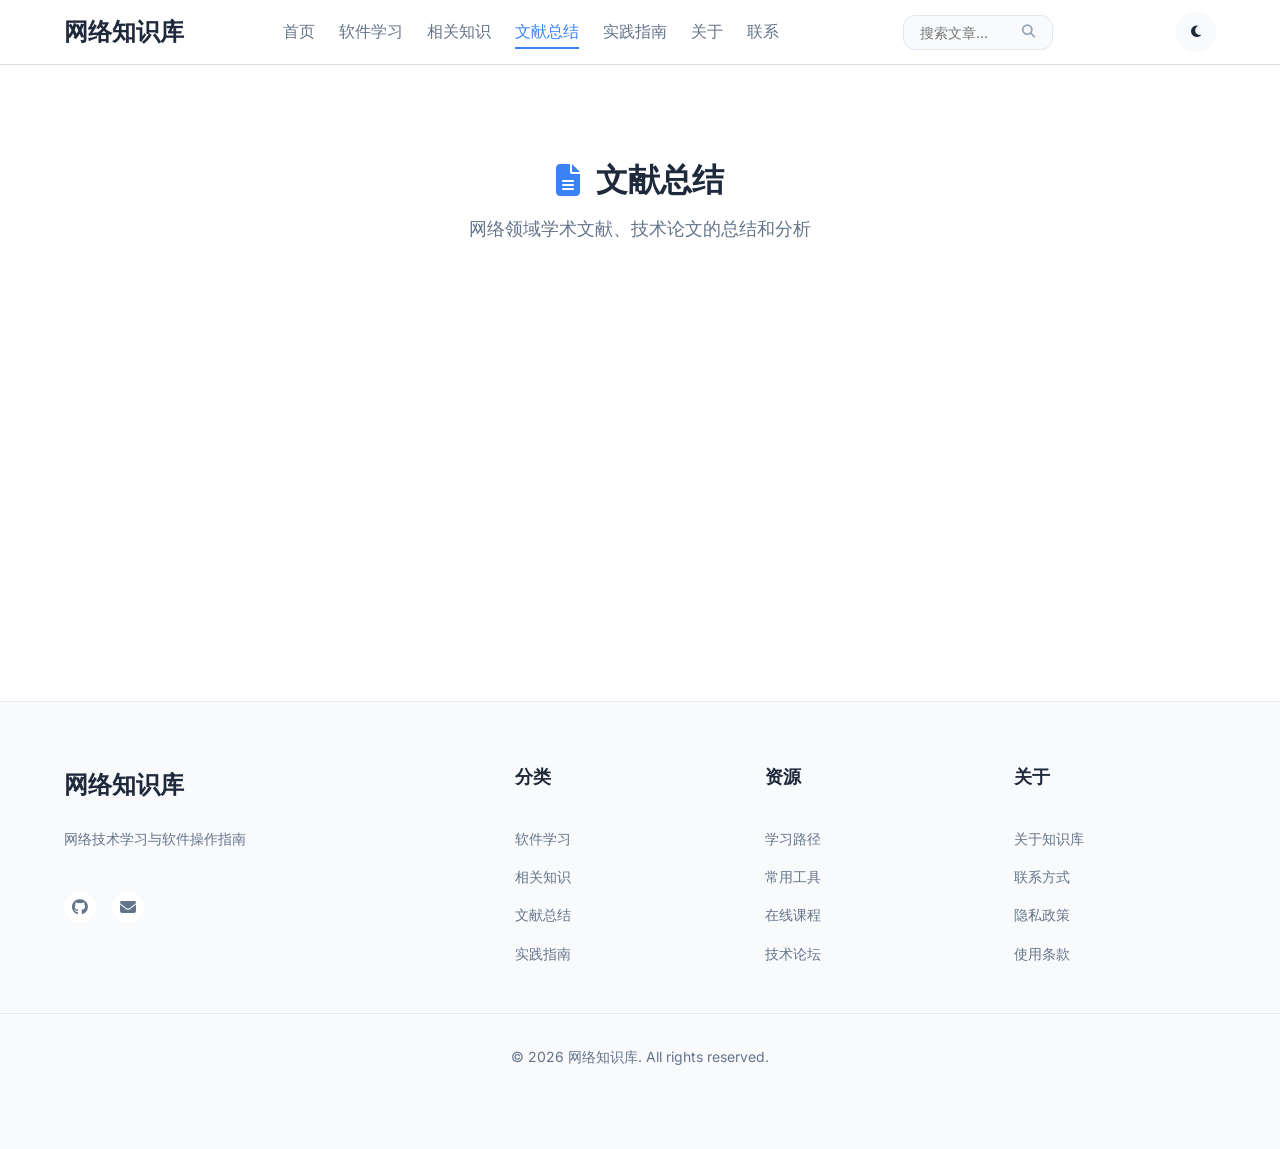
<file: literature.html>
<!DOCTYPE html>
<html lang="zh-CN">
<head>
    <meta charset="UTF-8">
    <meta name="viewport" content="width=device-width, initial-scale=1.0">
    <title>文献总结 - 网络知识库</title>
    <link rel="stylesheet" href="styles.css">
    <link rel="preconnect" href="https://fonts.googleapis.com">
    <link rel="preconnect" href="https://fonts.gstatic.com" crossorigin>
    <link href="https://fonts.googleapis.com/css2?family=Inter:wght@300;400;500;600;700&display=swap" rel="stylesheet">
    <link rel="stylesheet" href="https://cdnjs.cloudflare.com/ajax/libs/font-awesome/6.4.0/css/all.min.css">
</head>
<body>
    <!-- 导航栏 -->
    <header class="header">
        <nav class="navbar">
            <div class="nav-container">
                <div class="logo">
                    <a href="index.html">网络知识库</a>
                </div>
                <ul class="nav-menu">
                    <li class="nav-item">
                        <a href="index.html" class="nav-link">首页</a>
                    </li>
                    <li class="nav-item">
                        <a href="software.html" class="nav-link">软件学习</a>
                    </li>
                    <li class="nav-item">
                        <a href="knowledge.html" class="nav-link">相关知识</a>
                    </li>
                    <li class="nav-item">
                        <a href="literature.html" class="nav-link active">文献总结</a>
                    </li>
                    <li class="nav-item">
                        <a href="practice.html" class="nav-link">实践指南</a>
                    </li>
                    <li class="nav-item">
                        <a href="about.html" class="nav-link">关于</a>
                    </li>
                    <li class="nav-item">
                        <a href="contact.html" class="nav-link">联系</a>
                    </li>
                </ul>
                <div class="hamburger">
                    <span class="bar"></span>
                    <span class="bar"></span>
                    <span class="bar"></span>
                </div>
                <div class="search-container">
                    <input type="text" class="search-input" placeholder="搜索文章...">
                    <button class="search-btn" aria-label="搜索">
                        <i class="fas fa-search"></i>
                    </button>
                </div>
                <div class="theme-toggle">
                    <button id="themeBtn" aria-label="切换主题">
                        <i class="fas fa-moon"></i>
                    </button>
                </div>
            </div>
        </nav>
    </header>

    <!-- 主要内容区 -->
    <main class="main-content">
        <div class="container">
            <!-- 文献总结分类 -->
            <section class="category-section">
                <div class="category-header">
                    <h2 class="category-title">
                        <i class="fas fa-file-alt"></i>
                        文献总结
                    </h2>
                    <p class="category-description">网络领域学术文献、技术论文的总结和分析</p>
                </div>

                <div class="posts-grid">
                    <!-- 文献总结文章待添加 -->
                </div>
            </section>
        </div>
    </main>

    <!-- 页脚 -->
    <footer class="footer">
        <div class="footer-content">
            <div class="footer-info">
                <div class="footer-logo">
                    <a href="index.html">网络知识库</a>
                </div>
                <p class="footer-description">网络技术学习与软件操作指南</p>
                <div class="social-links">
                    <a href="#" aria-label="GitHub">
                        <i class="fab fa-github"></i>
                    </a>
                    <a href="#" aria-label="Email">
                        <i class="fas fa-envelope"></i>
                    </a>
                </div>
            </div>
            <div class="footer-links">
                <div class="footer-column">
                    <h3>分类</h3>
                    <ul>
                        <li><a href="software.html">软件学习</a></li>
                        <li><a href="knowledge.html">相关知识</a></li>
                        <li><a href="literature.html">文献总结</a></li>
                        <li><a href="practice.html">实践指南</a></li>
                    </ul>
                </div>
                <div class="footer-column">
                    <h3>资源</h3>
                    <ul>
                        <li><a href="#">学习路径</a></li>
                        <li><a href="#">常用工具</a></li>
                        <li><a href="#">在线课程</a></li>
                        <li><a href="#">技术论坛</a></li>
                    </ul>
                </div>
                <div class="footer-column">
                    <h3>关于</h3>
                    <ul>
                        <li><a href="about.html">关于知识库</a></li>
                        <li><a href="contact.html">联系方式</a></li>
                        <li><a href="#">隐私政策</a></li>
                        <li><a href="#">使用条款</a></li>
                    </ul>
                </div>
            </div>
        </div>
        <div class="footer-bottom">
            <p>&copy; 2026 网络知识库. All rights reserved.</p>
        </div>
    </footer>

    <!-- JavaScript -->
    <script src="script.js"></script>
</body>
</html>
</file>
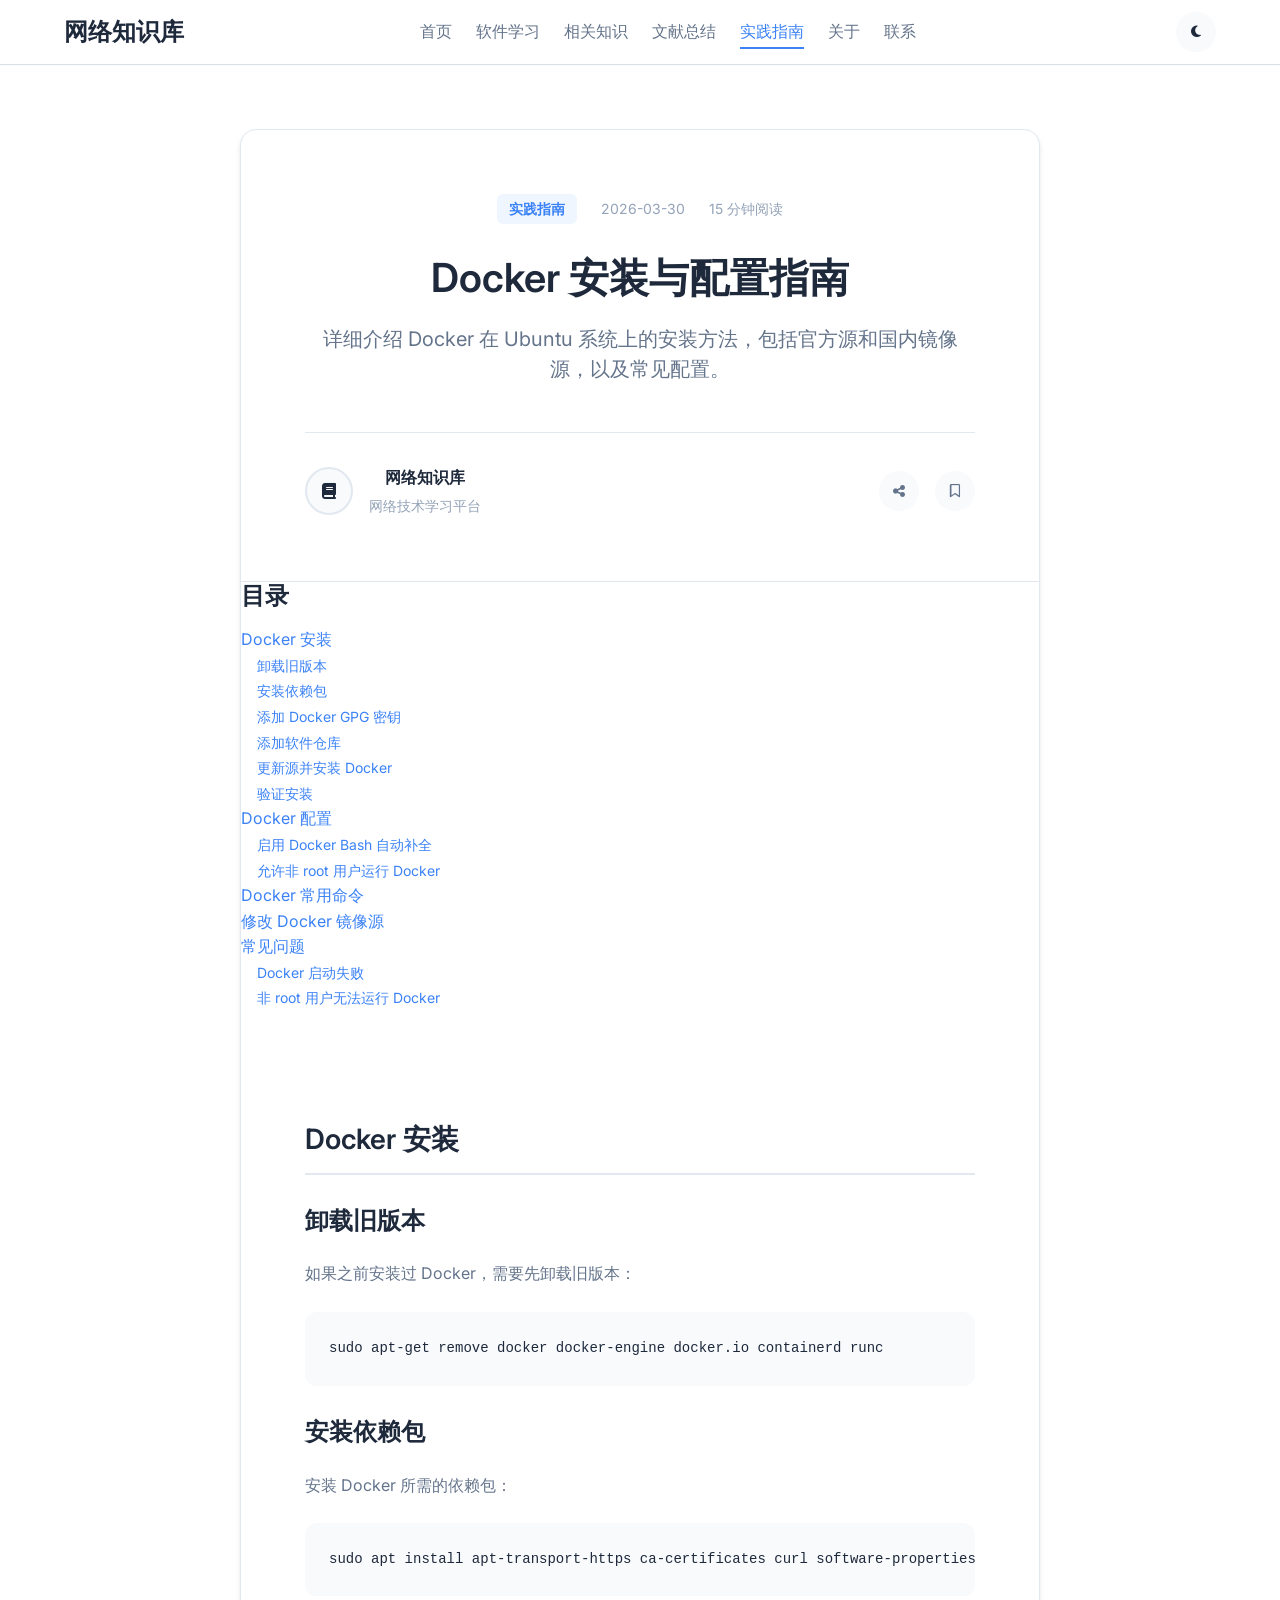
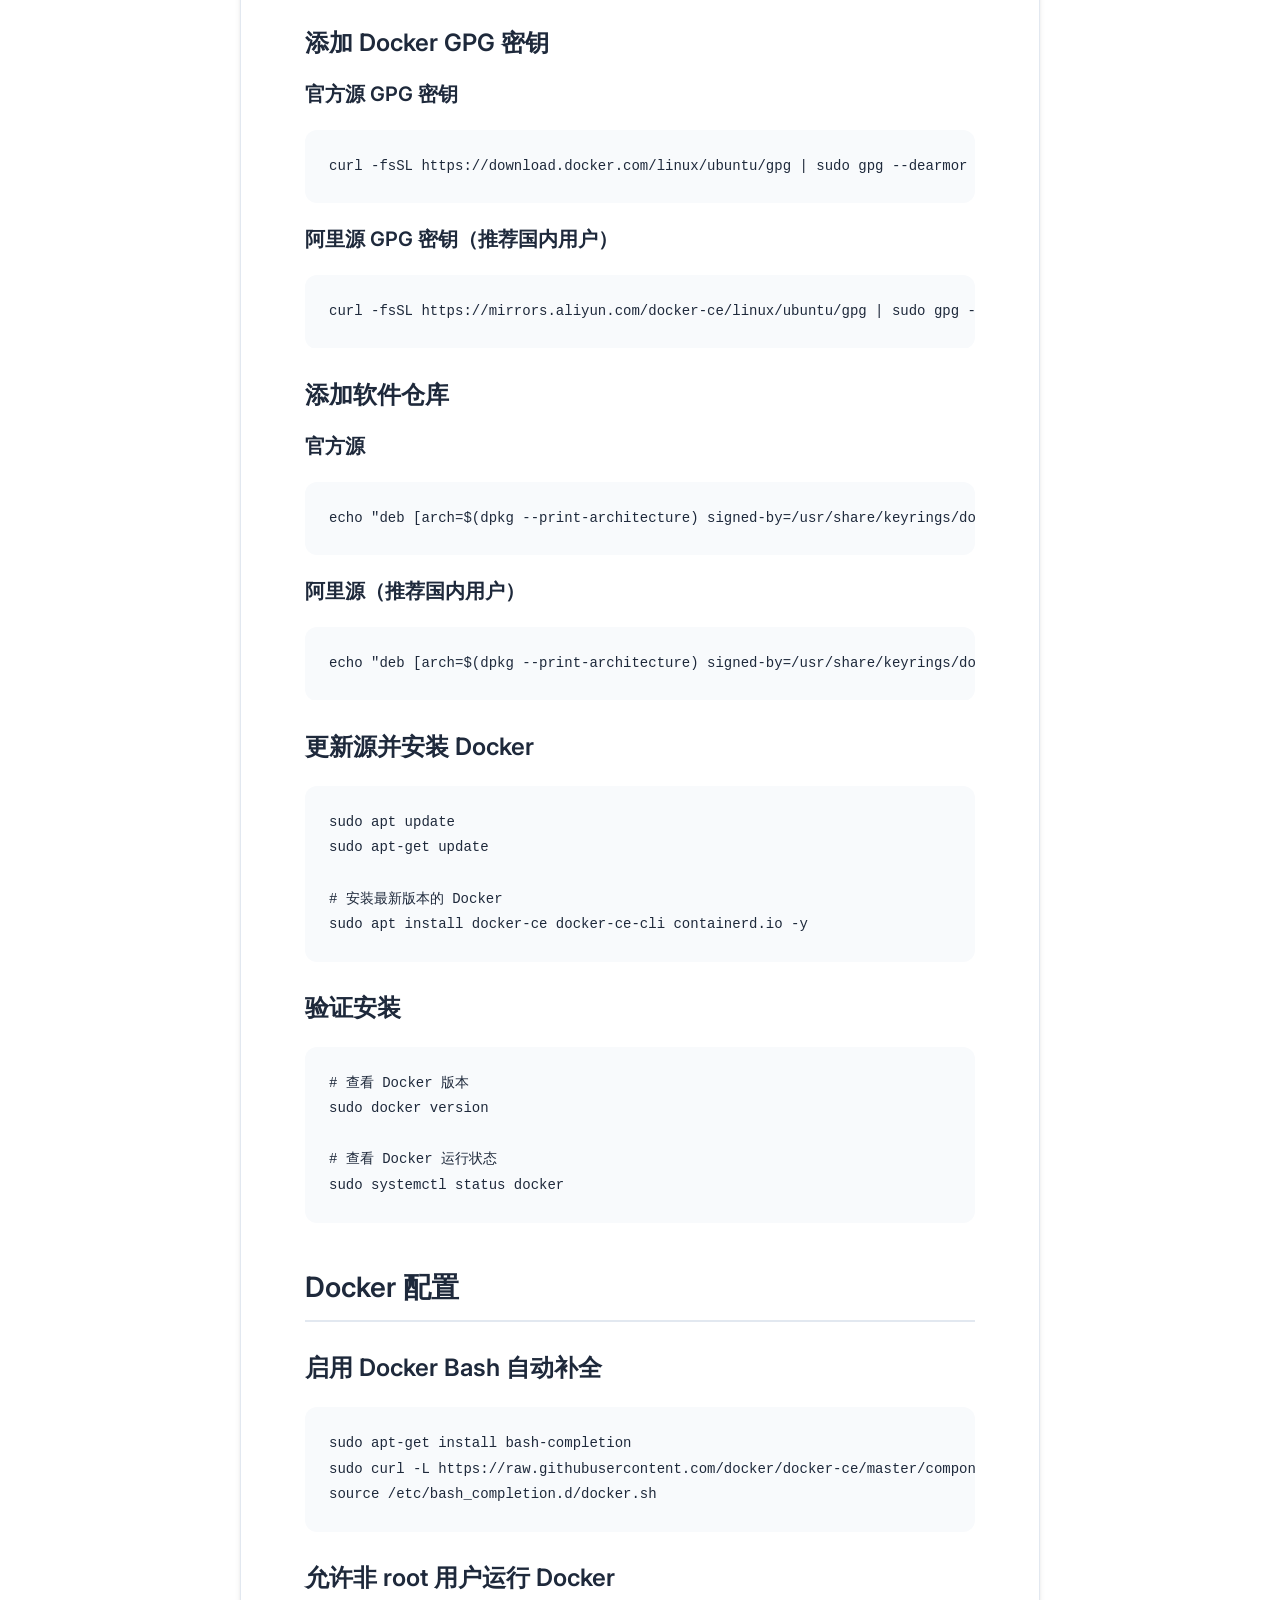
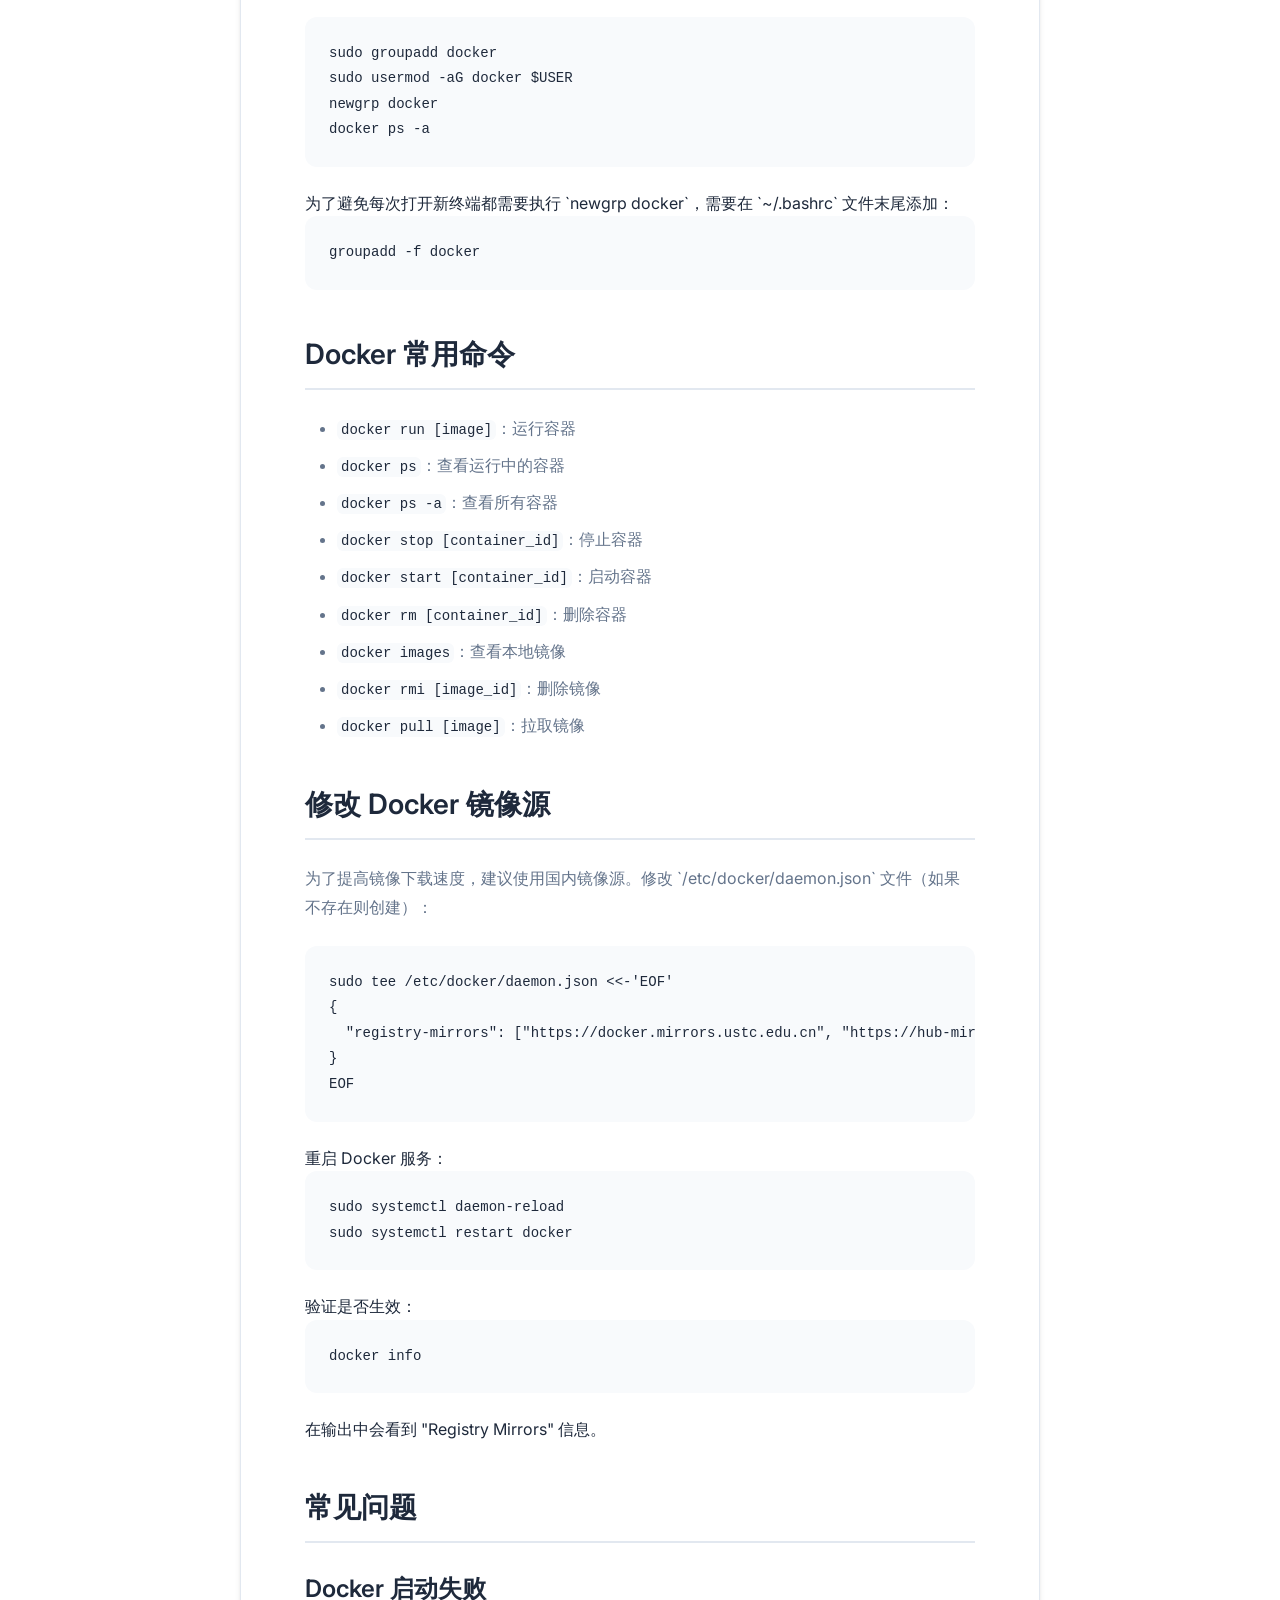
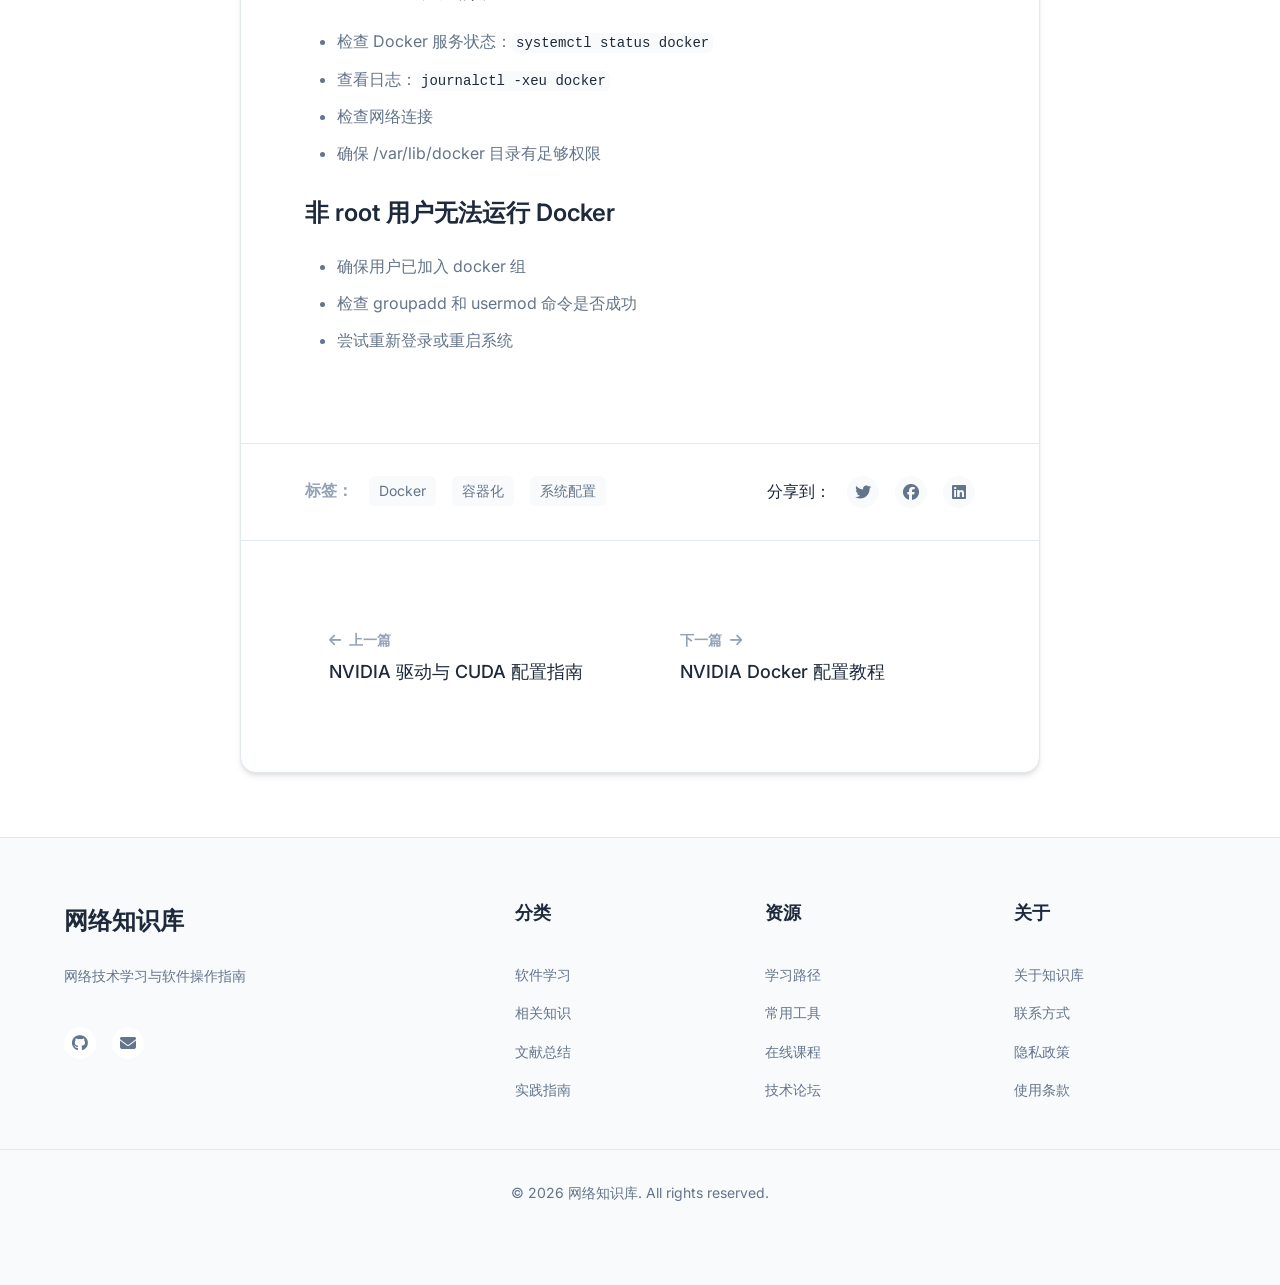
<file: post10.html>
<!DOCTYPE html>
<html lang="zh-CN">
<head>
    <meta charset="UTF-8">
    <meta name="viewport" content="width=device-width, initial-scale=1.0">
    <title>Docker 安装与配置指南 - 网络知识库</title>
    <link rel="stylesheet" href="styles.css">
    <link rel="preconnect" href="https://fonts.googleapis.com">
    <link rel="preconnect" href="https://fonts.gstatic.com" crossorigin>
    <link href="https://fonts.googleapis.com/css2?family=Inter:wght@300;400;500;600;700&display=swap" rel="stylesheet">
    <link rel="stylesheet" href="https://cdnjs.cloudflare.com/ajax/libs/font-awesome/6.4.0/css/all.min.css">
</head>
<body>
    <!-- 导航栏 -->
    <header class="header">
        <nav class="navbar">
            <div class="nav-container">
                <div class="logo">
                    <a href="index.html">网络知识库</a>
                </div>
                <ul class="nav-menu">
                    <li class="nav-item">
                        <a href="index.html" class="nav-link">首页</a>
                    </li>
                    <li class="nav-item">
                        <a href="index.html#software" class="nav-link">软件学习</a>
                    </li>
                    <li class="nav-item">
                        <a href="index.html#knowledge" class="nav-link">相关知识</a>
                    </li>
                    <li class="nav-item">
                        <a href="index.html#literature" class="nav-link">文献总结</a>
                    </li>
                    <li class="nav-item">
                        <a href="index.html#practice" class="nav-link active">实践指南</a>
                    </li>
                    <li class="nav-item">
                        <a href="about.html" class="nav-link">关于</a>
                    </li>
                    <li class="nav-item">
                        <a href="contact.html" class="nav-link">联系</a>
                    </li>
                </ul>
                <div class="hamburger">
                    <span class="bar"></span>
                    <span class="bar"></span>
                    <span class="bar"></span>
                </div>
                <div class="theme-toggle">
                    <button id="themeBtn" aria-label="切换主题">
                        <i class="fas fa-moon"></i>
                    </button>
                </div>
            </div>
        </nav>
    </header>

    <!-- 文章内容 -->
    <main class="main-content">
        <article class="article-full">
            <div class="article-header">
                <div class="article-meta">
                    <span class="article-category">实践指南</span>
                    <span class="article-date">2026-03-30</span>
                    <span class="article-read-time">15 分钟阅读</span>
                </div>
                <h1 class="article-title">Docker 安装与配置指南</h1>
                <p class="article-subtitle">详细介绍 Docker 在 Ubuntu 系统上的安装方法，包括官方源和国内镜像源，以及常见配置。</p>
                <div class="article-author">
                    <div class="author-info">
                        <div class="author-avatar">
                            <i class="fas fa-book"></i>
                        </div>
                        <div class="author-details">
                            <span class="author-name">网络知识库</span>
                            <span class="author-role">网络技术学习平台</span>
                        </div>
                    </div>
                    <div class="article-actions">
                        <button class="action-btn" title="分享">
                            <i class="fas fa-share-alt"></i>
                        </button>
                        <button class="action-btn" title="收藏">
                            <i class="far fa-bookmark"></i>
                        </button>
                    </div>
                </div>
            </div>

            <div class="article-content">
                <h2>Docker 安装</h2>

                <h3>卸载旧版本</h3>
                <p>如果之前安装过 Docker，需要先卸载旧版本：
                <pre><code>sudo apt-get remove docker docker-engine docker.io containerd runc</code></pre>
                </p>

                <h3>安装依赖包</h3>
                <p>安装 Docker 所需的依赖包：
                <pre><code>sudo apt install apt-transport-https ca-certificates curl software-properties-common gnupg lsb-release</code></pre>
                </p>

                <h3>添加 Docker GPG 密钥</h3>
                <h4>官方源 GPG 密钥</h4>
                <p>
                <pre><code>curl -fsSL https://download.docker.com/linux/ubuntu/gpg | sudo gpg --dearmor -o /usr/share/keyrings/docker-archive-keyring.gpg</code></pre>
                </p>

                <h4>阿里源 GPG 密钥（推荐国内用户）</h4>
                <p>
                <pre><code>curl -fsSL https://mirrors.aliyun.com/docker-ce/linux/ubuntu/gpg | sudo gpg --dearmor -o /usr/share/keyrings/docker-archive-keyring.gpg</code></pre>
                </p>

                <h3>添加软件仓库</h3>

                <h4>官方源</h4>
                <p>
                <pre><code>echo "deb [arch=$(dpkg --print-architecture) signed-by=/usr/share/keyrings/docker-archive-keyring.gpg] https://download.docker.com/linux/ubuntu $(lsb_release -cs) stable" | sudo tee /etc/apt/sources.list.d/docker.list > /dev/null</code></pre>
                </p>

                <h4>阿里源（推荐国内用户）</h4>
                <p>
                <pre><code>echo "deb [arch=$(dpkg --print-architecture) signed-by=/usr/share/keyrings/docker-archive-keyring.gpg] https://mirrors.aliyun.com/docker-ce/linux/ubuntu $(lsb_release -cs) stable" | sudo tee /etc/apt/sources.list.d/docker.list > /dev/null</code></pre>
                </p>

                <h3>更新源并安装 Docker</h3>
                <p>
                <pre><code>sudo apt update
sudo apt-get update

# 安装最新版本的 Docker
sudo apt install docker-ce docker-ce-cli containerd.io -y</code></pre>
                </p>

                <h3>验证安装</h3>
                <p>
                <pre><code># 查看 Docker 版本
sudo docker version

# 查看 Docker 运行状态
sudo systemctl status docker</code></pre>
                </p>

                <h2>Docker 配置</h2>

                <h3>启用 Docker Bash 自动补全</h3>
                <p>
                <pre><code>sudo apt-get install bash-completion
sudo curl -L https://raw.githubusercontent.com/docker/docker-ce/master/components/cli/contrib/completion/bash/docker -o /etc/bash_completion.d/docker.sh
source /etc/bash_completion.d/docker.sh</code></pre>
                </p>

                <h3>允许非 root 用户运行 Docker</h3>
                <p>
                <pre><code>sudo groupadd docker
sudo usermod -aG docker $USER
newgrp docker
docker ps -a</code></pre>
                为了避免每次打开新终端都需要执行 `newgrp docker`，需要在 `~/.bashrc` 文件末尾添加：
                <pre><code>groupadd -f docker</code></pre>
                </p>

                <h2>Docker 常用命令</h2>
                <p>
                <ul>
                    <li><code>docker run [image]</code>：运行容器</li>
                    <li><code>docker ps</code>：查看运行中的容器</li>
                    <li><code>docker ps -a</code>：查看所有容器</li>
                    <li><code>docker stop [container_id]</code>：停止容器</li>
                    <li><code>docker start [container_id]</code>：启动容器</li>
                    <li><code>docker rm [container_id]</code>：删除容器</li>
                    <li><code>docker images</code>：查看本地镜像</li>
                    <li><code>docker rmi [image_id]</code>：删除镜像</li>
                    <li><code>docker pull [image]</code>：拉取镜像</li>
                </ul>
                </p>

                <h2>修改 Docker 镜像源</h2>
                <p>为了提高镜像下载速度，建议使用国内镜像源。修改 `/etc/docker/daemon.json` 文件（如果不存在则创建）：
                <pre><code>sudo tee /etc/docker/daemon.json <<-'EOF'
{
  "registry-mirrors": ["https://docker.mirrors.ustc.edu.cn", "https://hub-mirror.c.163.com"]
}
EOF</code></pre>
                重启 Docker 服务：
                <pre><code>sudo systemctl daemon-reload
sudo systemctl restart docker</code></pre>
                验证是否生效：
                <pre><code>docker info</code></pre>
                在输出中会看到 "Registry Mirrors" 信息。
                </p>

                <h2>常见问题</h2>

                <h3>Docker 启动失败</h3>
                <ul>
                    <li>检查 Docker 服务状态：<code>systemctl status docker</code></li>
                    <li>查看日志：<code>journalctl -xeu docker</code></li>
                    <li>检查网络连接</li>
                    <li>确保 /var/lib/docker 目录有足够权限</li>
                </ul>

                <h3>非 root 用户无法运行 Docker</h3>
                <ul>
                    <li>确保用户已加入 docker 组</li>
                    <li>检查 groupadd 和 usermod 命令是否成功</li>
                    <li>尝试重新登录或重启系统</li>
                </ul>
            </div>

            <div class="article-footer">
                <div class="article-tags">
                    <span class="tags-label">标签：</span>
                    <a href="#" class="tag">Docker</a>
                    <a href="#" class="tag">容器化</a>
                    <a href="#" class="tag">系统配置</a>
                </div>
                <div class="article-share">
                    <span>分享到：</span>
                    <a href="#" class="share-link"><i class="fab fa-twitter"></i></a>
                    <a href="#" class="share-link"><i class="fab fa-facebook"></i></a>
                    <a href="#" class="share-link"><i class="fab fa-linkedin"></i></a>
                </div>
            </div>

            <!-- 文章导航 -->
            <nav class="article-nav">
                <a href="post9.html" class="nav-prev">
                    <div class="nav-label"><i class="fas fa-arrow-left"></i> 上一篇</div>
                    <div class="nav-title">NVIDIA 驱动与 CUDA 配置指南</div>
                </a>
                <a href="post11.html" class="nav-next">
                    <div class="nav-label">下一篇 <i class="fas fa-arrow-right"></i></div>
                    <div class="nav-title">NVIDIA Docker 配置教程</div>
                </a>
            </nav>
        </article>
    </main>

    <!-- 页脚 -->
    <footer class="footer">
        <div class="footer-content">
            <div class="footer-info">
                <div class="footer-logo">
                    <a href="index.html">网络知识库</a>
                </div>
                <p class="footer-description">网络技术学习与软件操作指南</p>
                <div class="social-links">
                    <a href="#" aria-label="GitHub">
                        <i class="fab fa-github"></i>
                    </a>
                    <a href="#" aria-label="Email">
                        <i class="fas fa-envelope"></i>
                    </a>
                </div>
            </div>
            <div class="footer-links">
                <div class="footer-column">
                    <h3>分类</h3>
                    <ul>
                        <li><a href="index.html#software">软件学习</a></li>
                        <li><a href="index.html#knowledge">相关知识</a></li>
                        <li><a href="index.html#literature">文献总结</a></li>
                        <li><a href="index.html#practice">实践指南</a></li>
                    </ul>
                </div>
                <div class="footer-column">
                    <h3>资源</h3>
                    <ul>
                        <li><a href="#">学习路径</a></li>
                        <li><a href="#">常用工具</a></li>
                        <li><a href="#">在线课程</a></li>
                        <li><a href="#">技术论坛</a></li>
                    </ul>
                </div>
                <div class="footer-column">
                    <h3>关于</h3>
                    <ul>
                        <li><a href="about.html">关于知识库</a></li>
                        <li><a href="contact.html">联系方式</a></li>
                        <li><a href="#">隐私政策</a></li>
                        <li><a href="#">使用条款</a></li>
                    </ul>
                </div>
            </div>
        </div>
        <div class="footer-bottom">
            <p>&copy; 2026 网络知识库. All rights reserved.</p>
        </div>
    </footer>

    <!-- JavaScript -->
    <script src="script.js"></script>
</body>
</html>
</file>
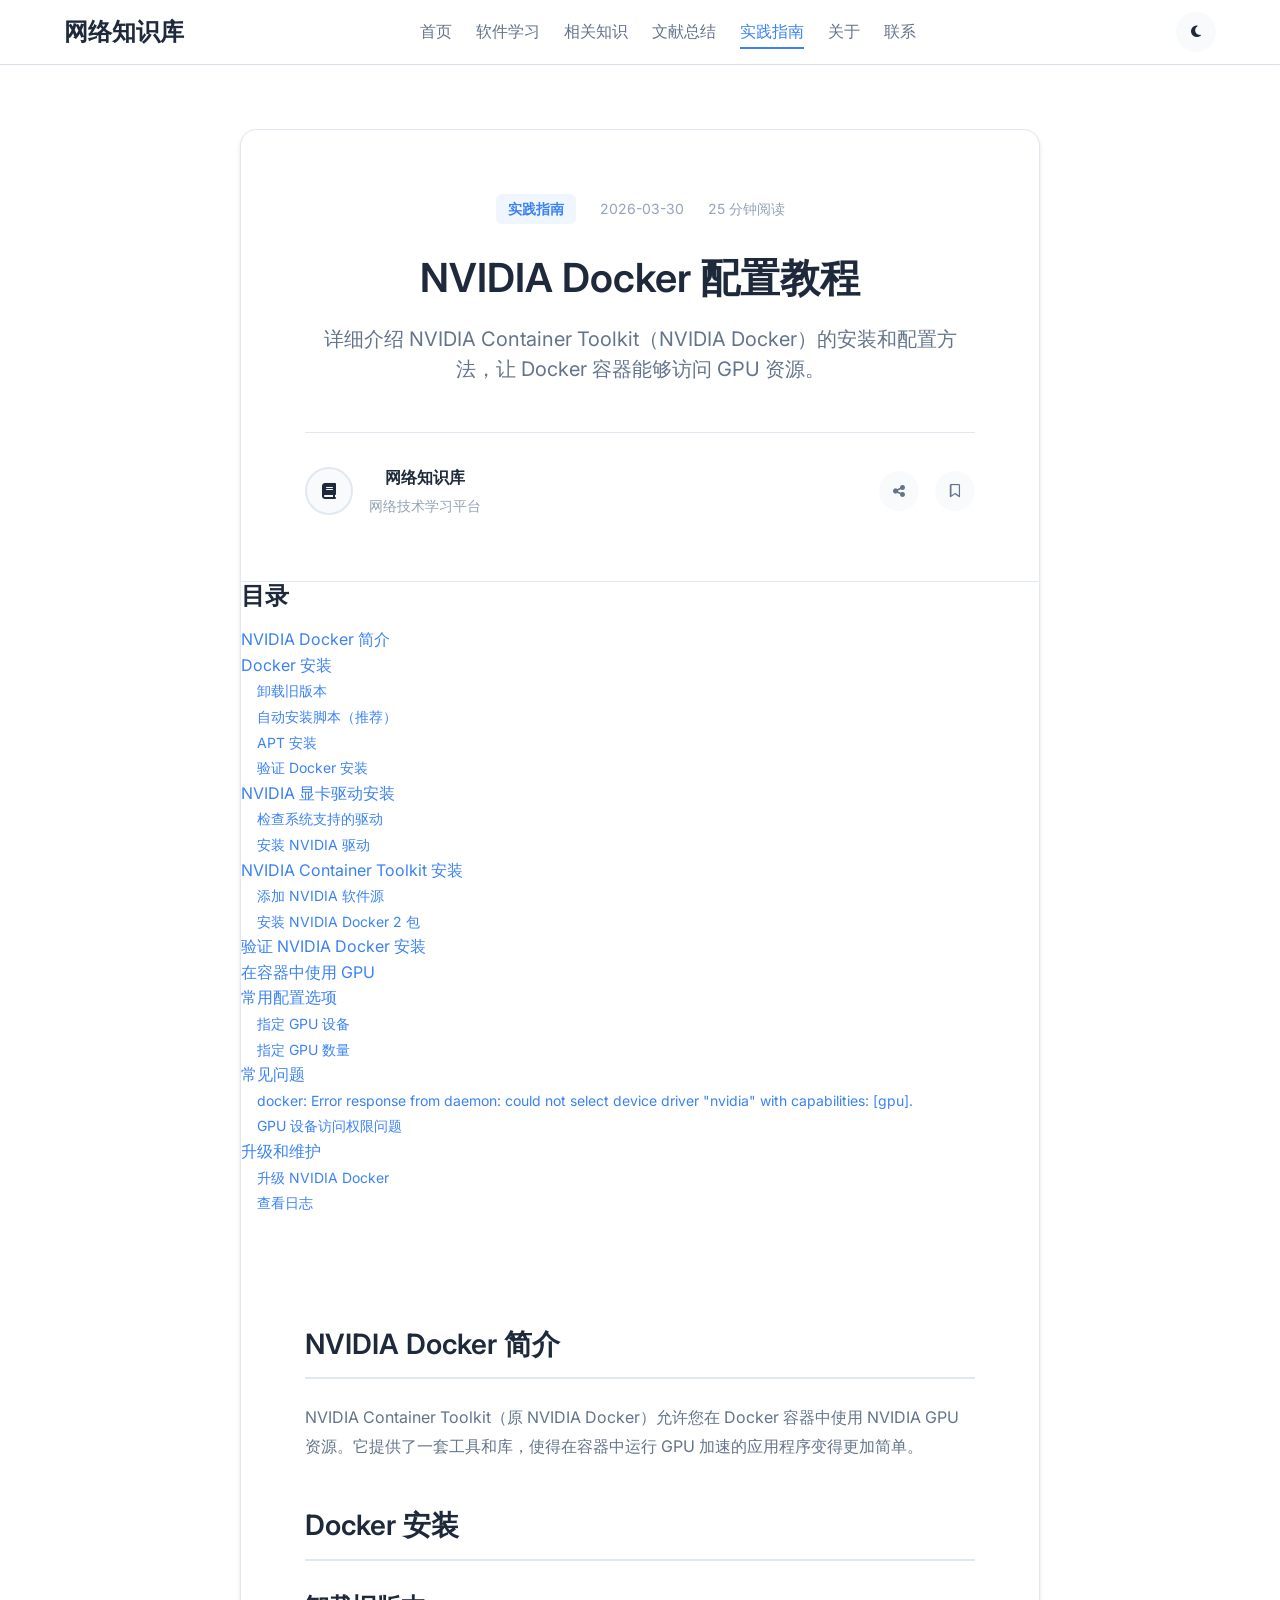
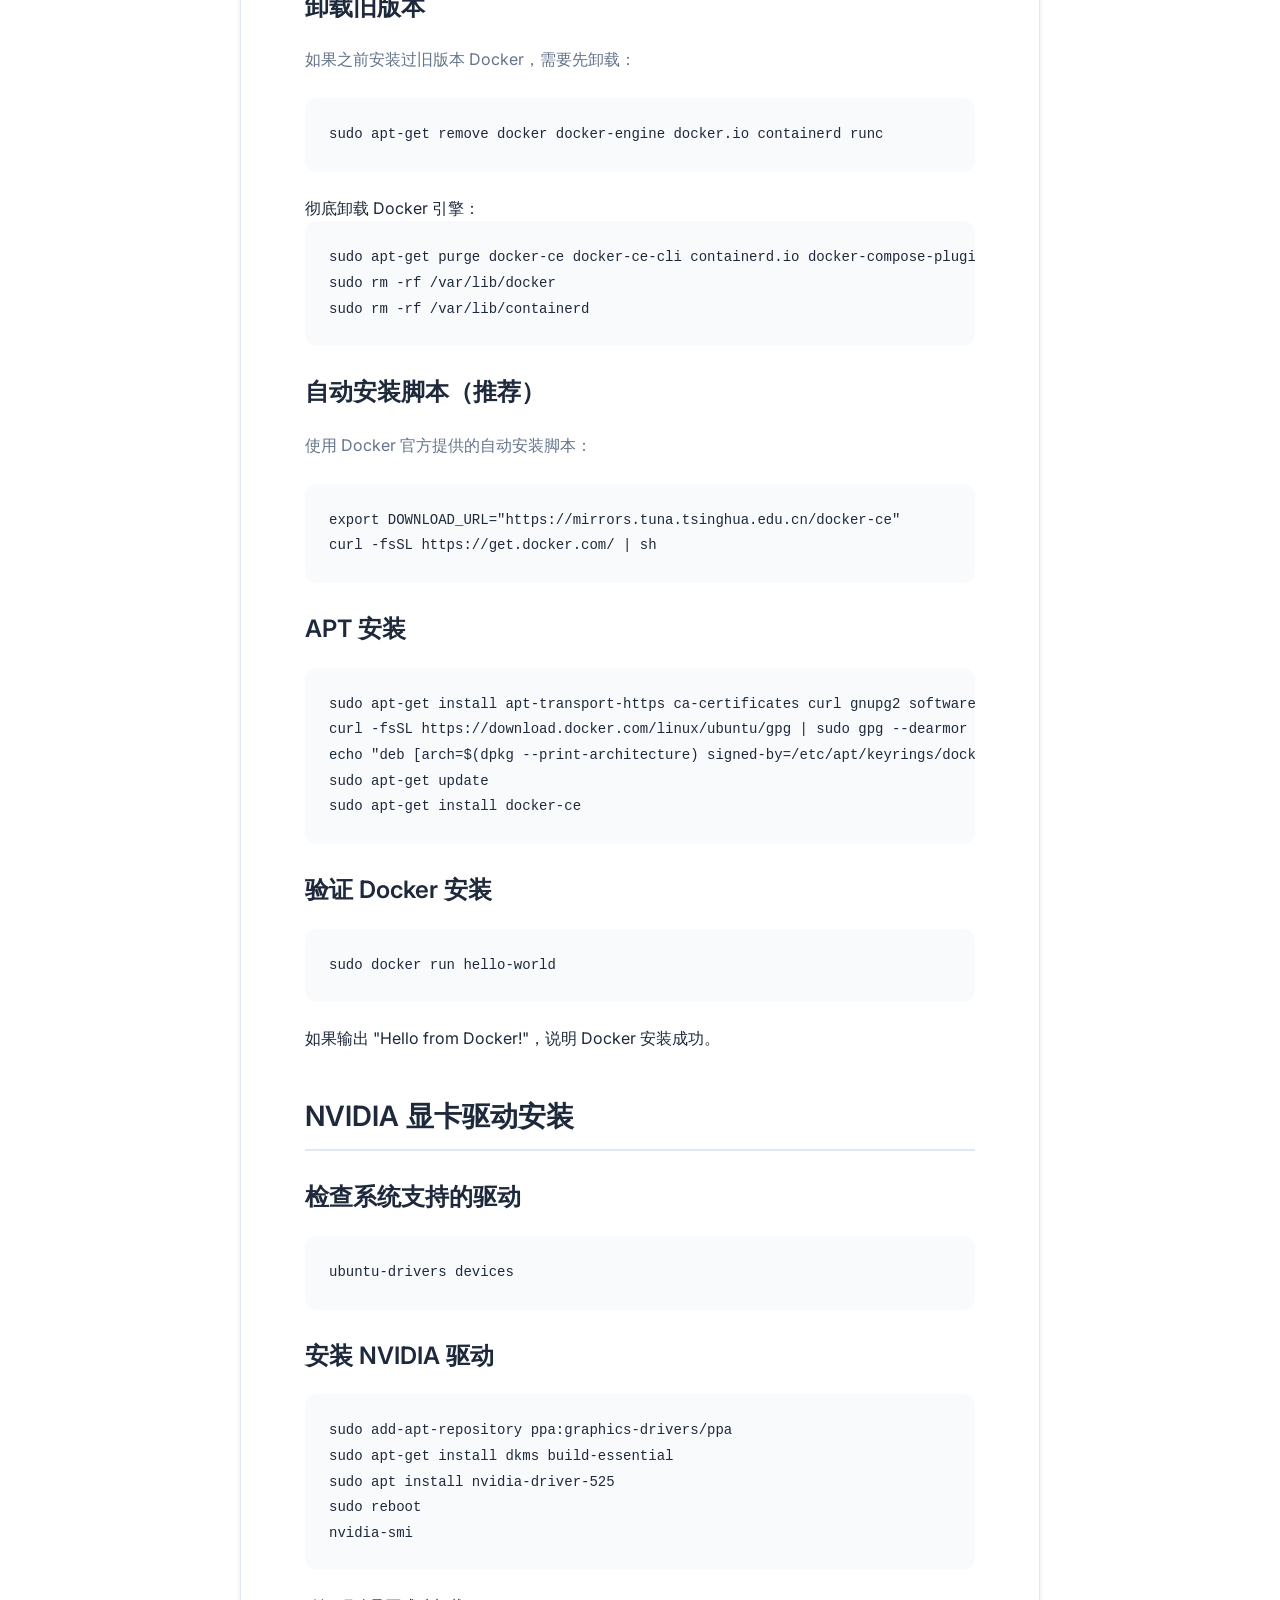
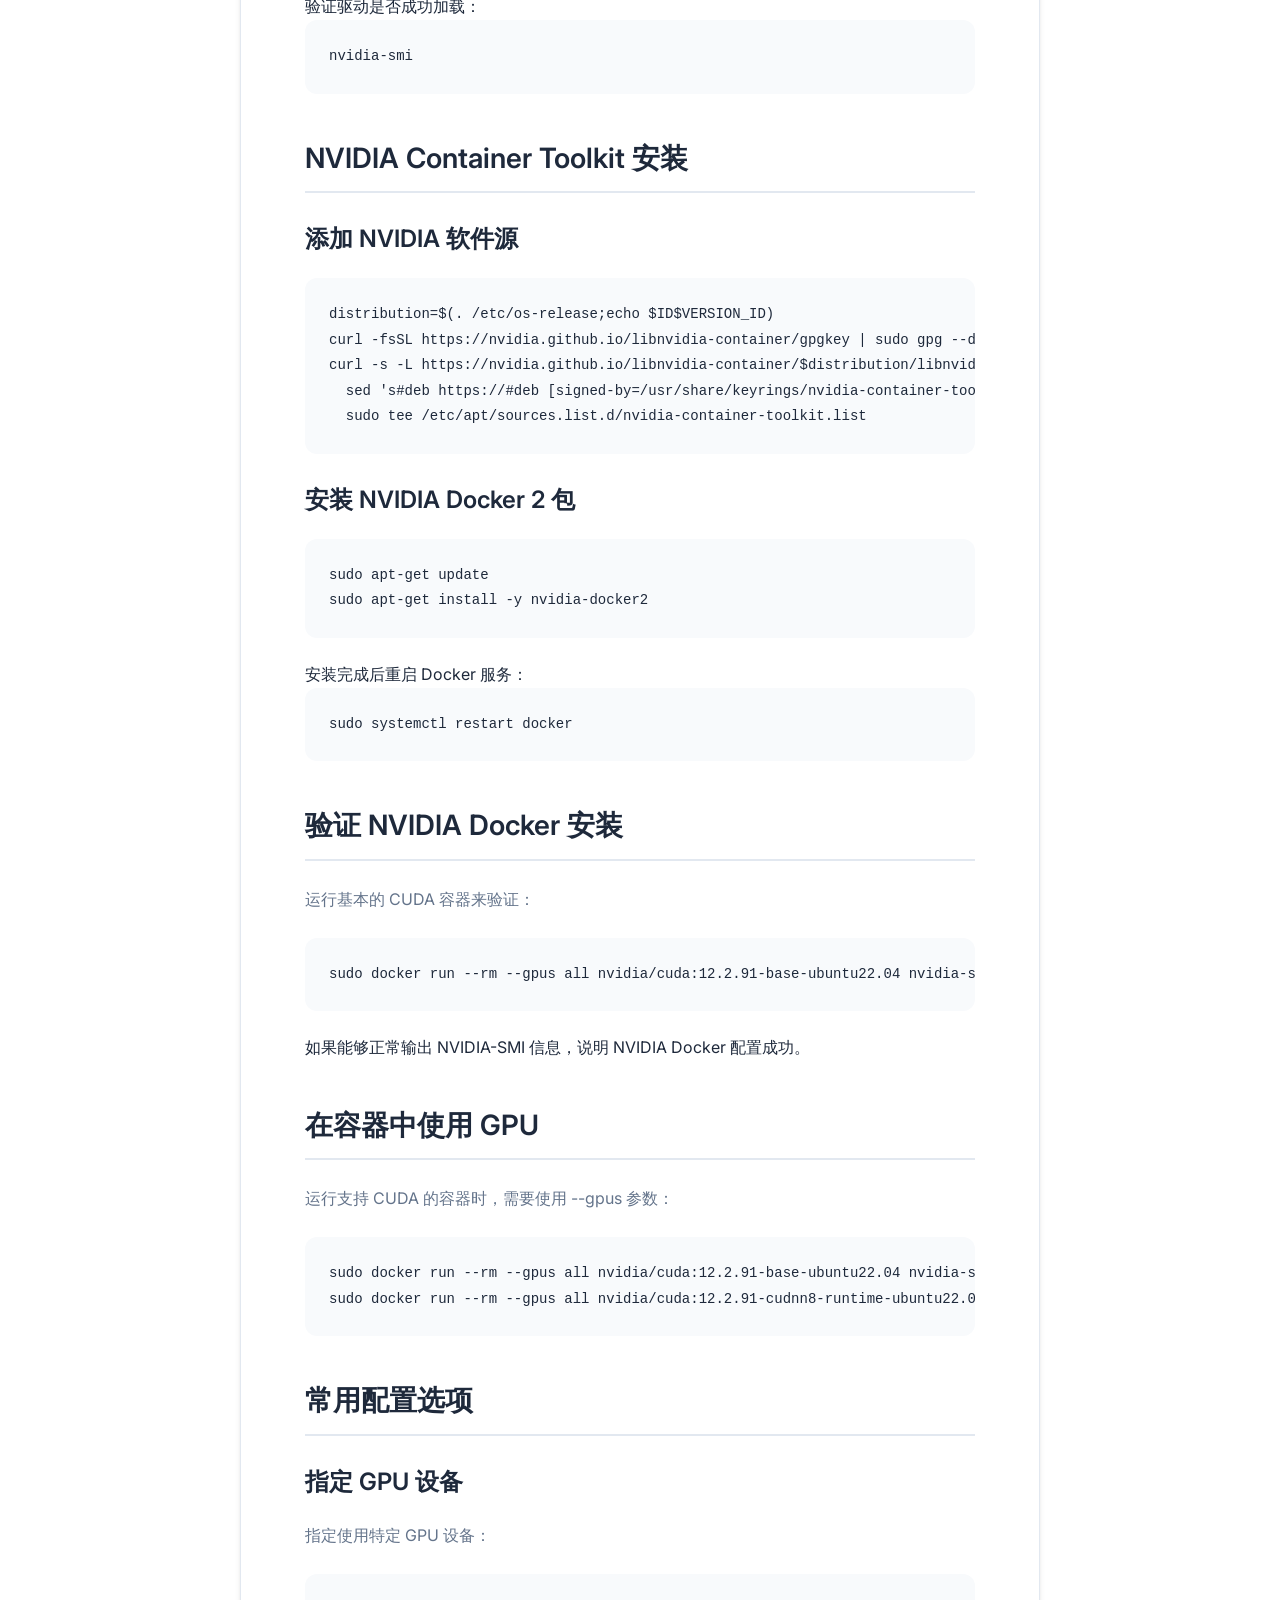
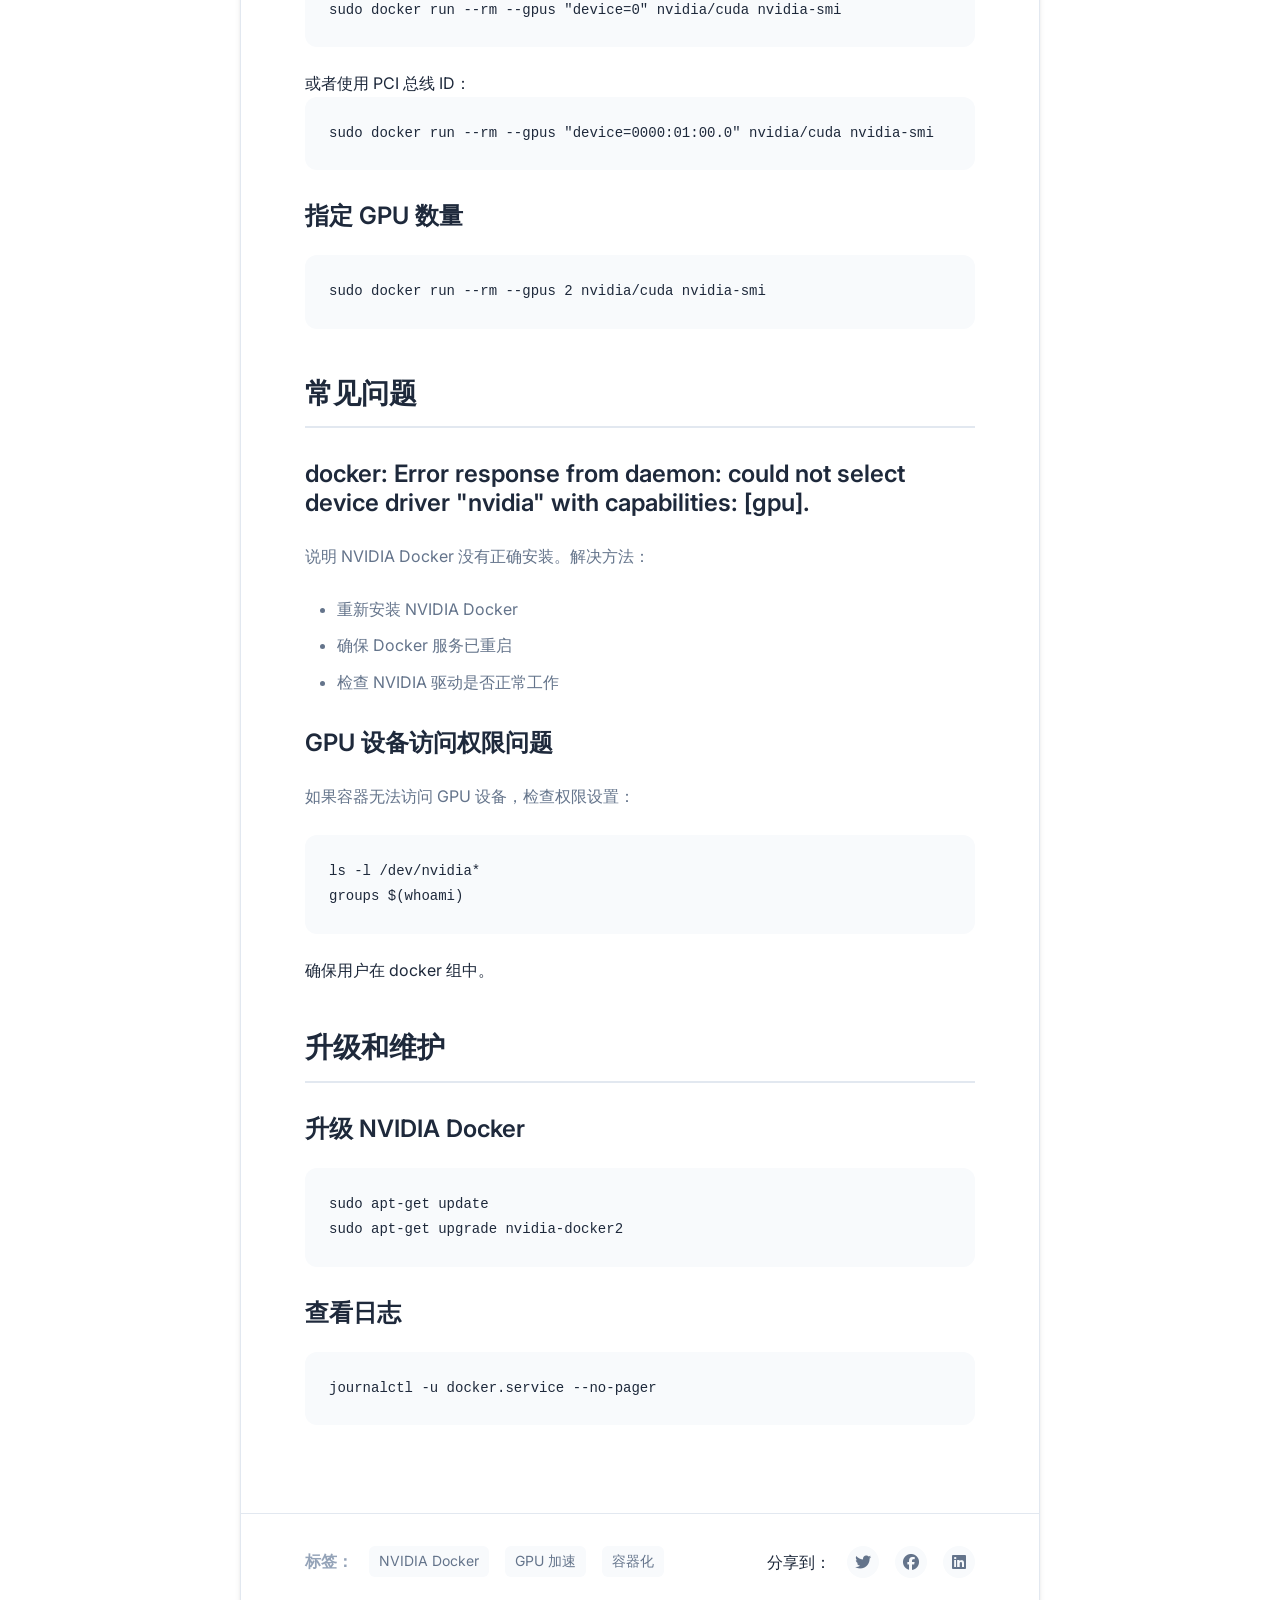
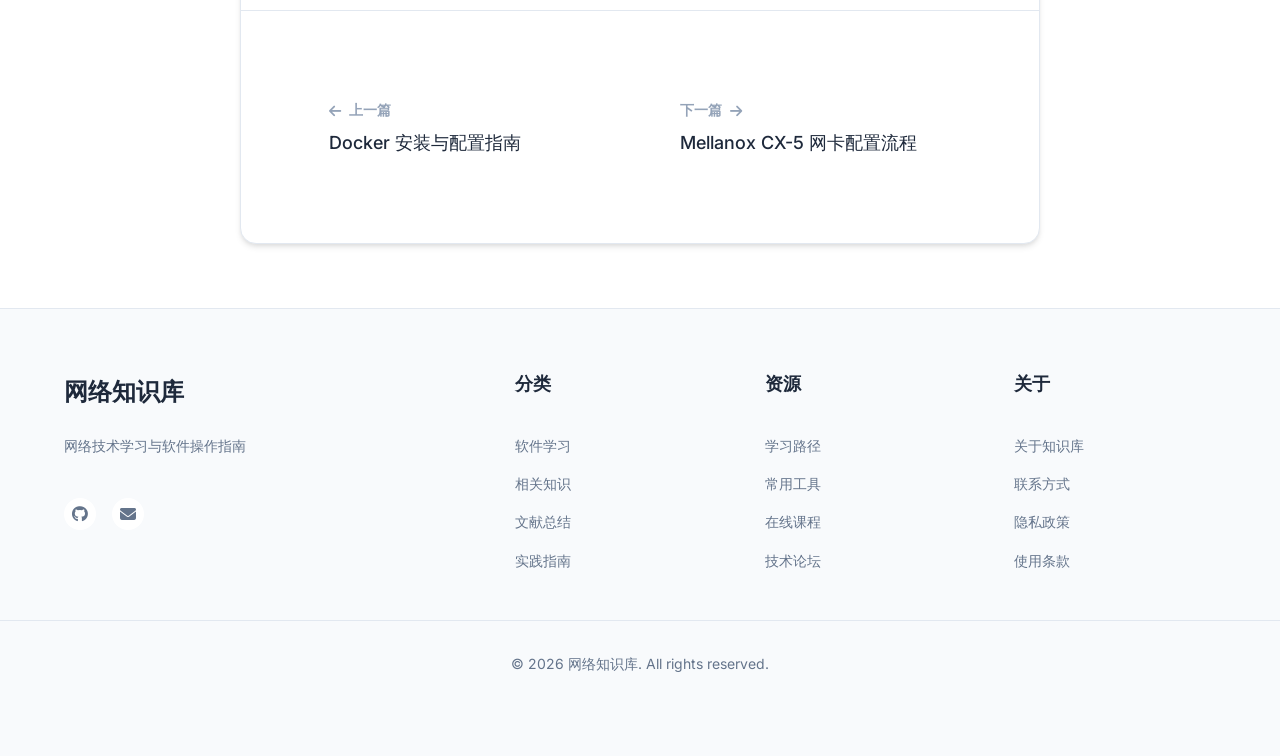
<file: post11.html>
<!DOCTYPE html>
<html lang="zh-CN">
<head>
    <meta charset="UTF-8">
    <meta name="viewport" content="width=device-width, initial-scale=1.0">
    <title>NVIDIA Docker 配置教程 - 网络知识库</title>
    <link rel="stylesheet" href="styles.css">
    <link rel="preconnect" href="https://fonts.googleapis.com">
    <link rel="preconnect" href="https://fonts.gstatic.com" crossorigin>
    <link href="https://fonts.googleapis.com/css2?family=Inter:wght@300;400;500;600;700&display=swap" rel="stylesheet">
    <link rel="stylesheet" href="https://cdnjs.cloudflare.com/ajax/libs/font-awesome/6.4.0/css/all.min.css">
</head>
<body>
    <!-- 导航栏 -->
    <header class="header">
        <nav class="navbar">
            <div class="nav-container">
                <div class="logo">
                    <a href="index.html">网络知识库</a>
                </div>
                <ul class="nav-menu">
                    <li class="nav-item">
                        <a href="index.html" class="nav-link">首页</a>
                    </li>
                    <li class="nav-item">
                        <a href="index.html#software" class="nav-link">软件学习</a>
                    </li>
                    <li class="nav-item">
                        <a href="index.html#knowledge" class="nav-link">相关知识</a>
                    </li>
                    <li class="nav-item">
                        <a href="index.html#literature" class="nav-link">文献总结</a>
                    </li>
                    <li class="nav-item">
                        <a href="index.html#practice" class="nav-link active">实践指南</a>
                    </li>
                    <li class="nav-item">
                        <a href="about.html" class="nav-link">关于</a>
                    </li>
                    <li class="nav-item">
                        <a href="contact.html" class="nav-link">联系</a>
                    </li>
                </ul>
                <div class="hamburger">
                    <span class="bar"></span>
                    <span class="bar"></span>
                    <span class="bar"></span>
                </div>
                <div class="theme-toggle">
                    <button id="themeBtn" aria-label="切换主题">
                        <i class="fas fa-moon"></i>
                    </button>
                </div>
            </div>
        </nav>
    </header>

    <!-- 文章内容 -->
    <main class="main-content">
        <article class="article-full">
            <div class="article-header">
                <div class="article-meta">
                    <span class="article-category">实践指南</span>
                    <span class="article-date">2026-03-30</span>
                    <span class="article-read-time">25 分钟阅读</span>
                </div>
                <h1 class="article-title">NVIDIA Docker 配置教程</h1>
                <p class="article-subtitle">详细介绍 NVIDIA Container Toolkit（NVIDIA Docker）的安装和配置方法，让 Docker 容器能够访问 GPU 资源。</p>
                <div class="article-author">
                    <div class="author-info">
                        <div class="author-avatar">
                            <i class="fas fa-book"></i>
                        </div>
                        <div class="author-details">
                            <span class="author-name">网络知识库</span>
                            <span class="author-role">网络技术学习平台</span>
                        </div>
                    </div>
                    <div class="article-actions">
                        <button class="action-btn" title="分享">
                            <i class="fas fa-share-alt"></i>
                        </button>
                        <button class="action-btn" title="收藏">
                            <i class="far fa-bookmark"></i>
                        </button>
                    </div>
                </div>
            </div>

            <div class="article-content">
                <h2>NVIDIA Docker 简介</h2>
                <p>NVIDIA Container Toolkit（原 NVIDIA Docker）允许您在 Docker 容器中使用 NVIDIA GPU 资源。它提供了一套工具和库，使得在容器中运行 GPU 加速的应用程序变得更加简单。</p>

                <h2>Docker 安装</h2>

                <h3>卸载旧版本</h3>
                <p>如果之前安装过旧版本 Docker，需要先卸载：
                <pre><code>sudo apt-get remove docker docker-engine docker.io containerd runc</code></pre>
                彻底卸载 Docker 引擎：
                <pre><code>sudo apt-get purge docker-ce docker-ce-cli containerd.io docker-compose-plugin
sudo rm -rf /var/lib/docker
sudo rm -rf /var/lib/containerd</code></pre>
                </p>

                <h3>自动安装脚本（推荐）</h3>
                <p>使用 Docker 官方提供的自动安装脚本：
                <pre><code>export DOWNLOAD_URL="https://mirrors.tuna.tsinghua.edu.cn/docker-ce"
curl -fsSL https://get.docker.com/ | sh</code></pre>
                </p>

                <h3>APT 安装</h3>
                <p>
                <pre><code>sudo apt-get install apt-transport-https ca-certificates curl gnupg2 software-properties-common
curl -fsSL https://download.docker.com/linux/ubuntu/gpg | sudo gpg --dearmor -o /etc/apt/keyrings/docker.gpg
echo "deb [arch=$(dpkg --print-architecture) signed-by=/etc/apt/keyrings/docker.gpg] https://mirrors.tuna.tsinghua.edu.cn/docker-ce/linux/ubuntu $(lsb_release -cs) stable" | sudo tee /etc/apt/sources.list.d/docker.list > /dev/null
sudo apt-get update
sudo apt-get install docker-ce</code></pre>
                </p>

                <h3>验证 Docker 安装</h3>
                <p>
                <pre><code>sudo docker run hello-world</code></pre>
                如果输出 "Hello from Docker!"，说明 Docker 安装成功。
                </p>

                <h2>NVIDIA 显卡驱动安装</h2>

                <h3>检查系统支持的驱动</h3>
                <p>
                <pre><code>ubuntu-drivers devices</code></pre>
                </p>

                <h3>安装 NVIDIA 驱动</h3>
                <p>
                <pre><code>sudo add-apt-repository ppa:graphics-drivers/ppa
sudo apt-get install dkms build-essential
sudo apt install nvidia-driver-525
sudo reboot
nvidia-smi</code></pre>
                验证驱动是否成功加载：
                <pre><code>nvidia-smi</code></pre>
                </p>

                <h2>NVIDIA Container Toolkit 安装</h2>

                <h3>添加 NVIDIA 软件源</h3>
                <p>
                <pre><code>distribution=$(. /etc/os-release;echo $ID$VERSION_ID)
curl -fsSL https://nvidia.github.io/libnvidia-container/gpgkey | sudo gpg --dearmor -o /usr/share/keyrings/nvidia-container-toolkit-keyring.gpg
curl -s -L https://nvidia.github.io/libnvidia-container/$distribution/libnvidia-container.list | \
  sed 's#deb https://#deb [signed-by=/usr/share/keyrings/nvidia-container-toolkit-keyring.gpg] https://#g' | \
  sudo tee /etc/apt/sources.list.d/nvidia-container-toolkit.list</code></pre>
                </p>

                <h3>安装 NVIDIA Docker 2 包</h3>
                <p>
                <pre><code>sudo apt-get update
sudo apt-get install -y nvidia-docker2</code></pre>
                安装完成后重启 Docker 服务：
                <pre><code>sudo systemctl restart docker</code></pre>
                </p>

                <h2>验证 NVIDIA Docker 安装</h2>
                <p>运行基本的 CUDA 容器来验证：
                <pre><code>sudo docker run --rm --gpus all nvidia/cuda:12.2.91-base-ubuntu22.04 nvidia-smi</code></pre>
                如果能够正常输出 NVIDIA-SMI 信息，说明 NVIDIA Docker 配置成功。
                </p>

                <h2>在容器中使用 GPU</h2>
                <p>运行支持 CUDA 的容器时，需要使用 --gpus 参数：
                <pre><code>sudo docker run --rm --gpus all nvidia/cuda:12.2.91-base-ubuntu22.04 nvidia-smi
sudo docker run --rm --gpus all nvidia/cuda:12.2.91-cudnn8-runtime-ubuntu22.04 python -c "import torch; print(torch.cuda.is_available())"</code></pre>
                </p>

                <h2>常用配置选项</h2>

                <h3>指定 GPU 设备</h3>
                <p>指定使用特定 GPU 设备：
                <pre><code>sudo docker run --rm --gpus "device=0" nvidia/cuda nvidia-smi</code></pre>
                或者使用 PCI 总线 ID：
                <pre><code>sudo docker run --rm --gpus "device=0000:01:00.0" nvidia/cuda nvidia-smi</code></pre>
                </p>

                <h3>指定 GPU 数量</h3>
                <p>
                <pre><code>sudo docker run --rm --gpus 2 nvidia/cuda nvidia-smi</code></pre>
                </p>

                <h2>常见问题</h2>

                <h3>docker: Error response from daemon: could not select device driver "nvidia" with capabilities: [gpu].</h3>
                <p>说明 NVIDIA Docker 没有正确安装。解决方法：
                <ul>
                    <li>重新安装 NVIDIA Docker</li>
                    <li>确保 Docker 服务已重启</li>
                    <li>检查 NVIDIA 驱动是否正常工作</li>
                </ul>
                </p>

                <h3>GPU 设备访问权限问题</h3>
                <p>如果容器无法访问 GPU 设备，检查权限设置：
                <pre><code>ls -l /dev/nvidia*
groups $(whoami)</code></pre>
                确保用户在 docker 组中。
                </p>

                <h2>升级和维护</h2>

                <h3>升级 NVIDIA Docker</h3>
                <p>
                <pre><code>sudo apt-get update
sudo apt-get upgrade nvidia-docker2</code></pre>
                </p>

                <h3>查看日志</h3>
                <p>
                <pre><code>journalctl -u docker.service --no-pager</code></pre>
                </p>
            </div>

            <div class="article-footer">
                <div class="article-tags">
                    <span class="tags-label">标签：</span>
                    <a href="#" class="tag">NVIDIA Docker</a>
                    <a href="#" class="tag">GPU 加速</a>
                    <a href="#" class="tag">容器化</a>
                </div>
                <div class="article-share">
                    <span>分享到：</span>
                    <a href="#" class="share-link"><i class="fab fa-twitter"></i></a>
                    <a href="#" class="share-link"><i class="fab fa-facebook"></i></a>
                    <a href="#" class="share-link"><i class="fab fa-linkedin"></i></a>
                </div>
            </div>

            <!-- 文章导航 -->
            <nav class="article-nav">
                <a href="post10.html" class="nav-prev">
                    <div class="nav-label"><i class="fas fa-arrow-left"></i> 上一篇</div>
                    <div class="nav-title">Docker 安装与配置指南</div>
                </a>
                <a href="post12.html" class="nav-next">
                    <div class="nav-label">下一篇 <i class="fas fa-arrow-right"></i></div>
                    <div class="nav-title">Mellanox CX-5 网卡配置流程</div>
                </a>
            </nav>
        </article>
    </main>

    <!-- 页脚 -->
    <footer class="footer">
        <div class="footer-content">
            <div class="footer-info">
                <div class="footer-logo">
                    <a href="index.html">网络知识库</a>
                </div>
                <p class="footer-description">网络技术学习与软件操作指南</p>
                <div class="social-links">
                    <a href="#" aria-label="GitHub">
                        <i class="fab fa-github"></i>
                    </a>
                    <a href="#" aria-label="Email">
                        <i class="fas fa-envelope"></i>
                    </a>
                </div>
            </div>
            <div class="footer-links">
                <div class="footer-column">
                    <h3>分类</h3>
                    <ul>
                        <li><a href="index.html#software">软件学习</a></li>
                        <li><a href="index.html#knowledge">相关知识</a></li>
                        <li><a href="index.html#literature">文献总结</a></li>
                        <li><a href="index.html#practice">实践指南</a></li>
                    </ul>
                </div>
                <div class="footer-column">
                    <h3>资源</h3>
                    <ul>
                        <li><a href="#">学习路径</a></li>
                        <li><a href="#">常用工具</a></li>
                        <li><a href="#">在线课程</a></li>
                        <li><a href="#">技术论坛</a></li>
                    </ul>
                </div>
                <div class="footer-column">
                    <h3>关于</h3>
                    <ul>
                        <li><a href="about.html">关于知识库</a></li>
                        <li><a href="contact.html">联系方式</a></li>
                        <li><a href="#">隐私政策</a></li>
                        <li><a href="#">使用条款</a></li>
                    </ul>
                </div>
            </div>
        </div>
        <div class="footer-bottom">
            <p>&copy; 2026 网络知识库. All rights reserved.</p>
        </div>
    </footer>

    <!-- JavaScript -->
    <script src="script.js"></script>
</body>
</html>
</file>
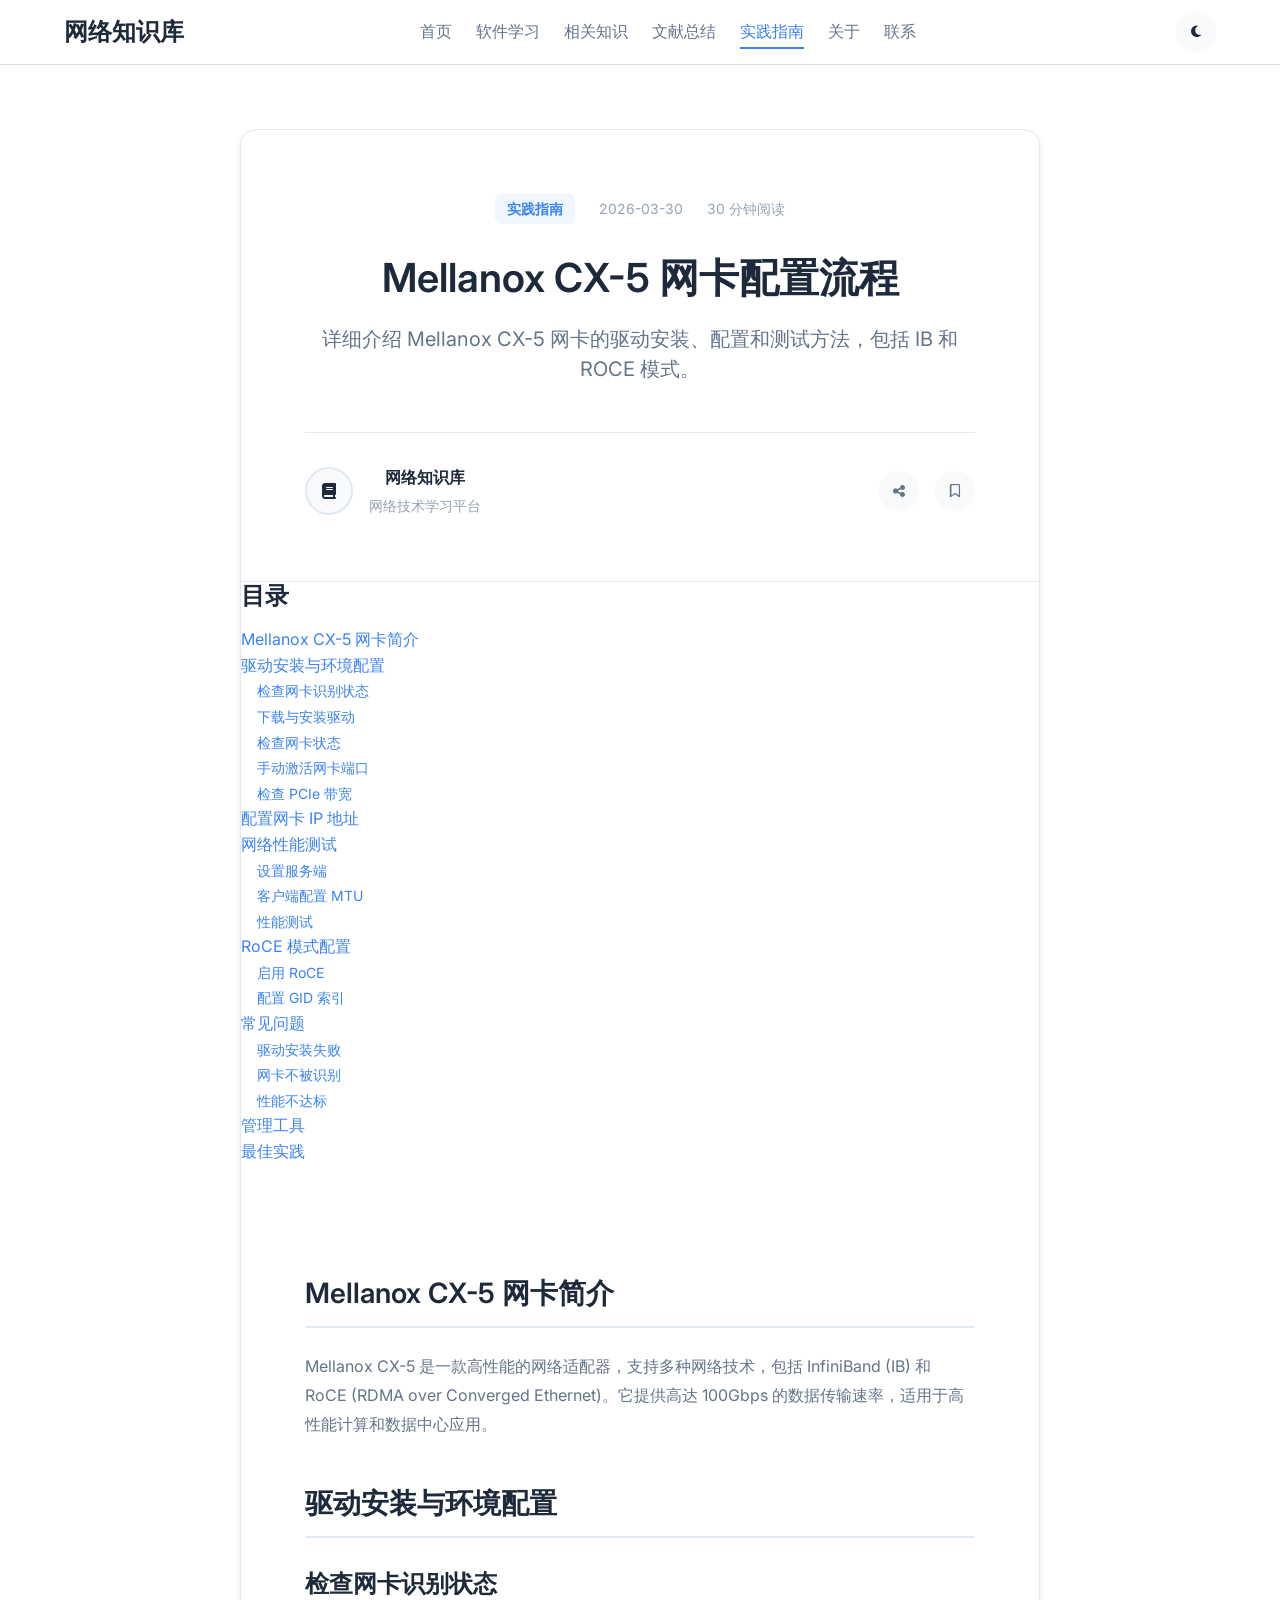
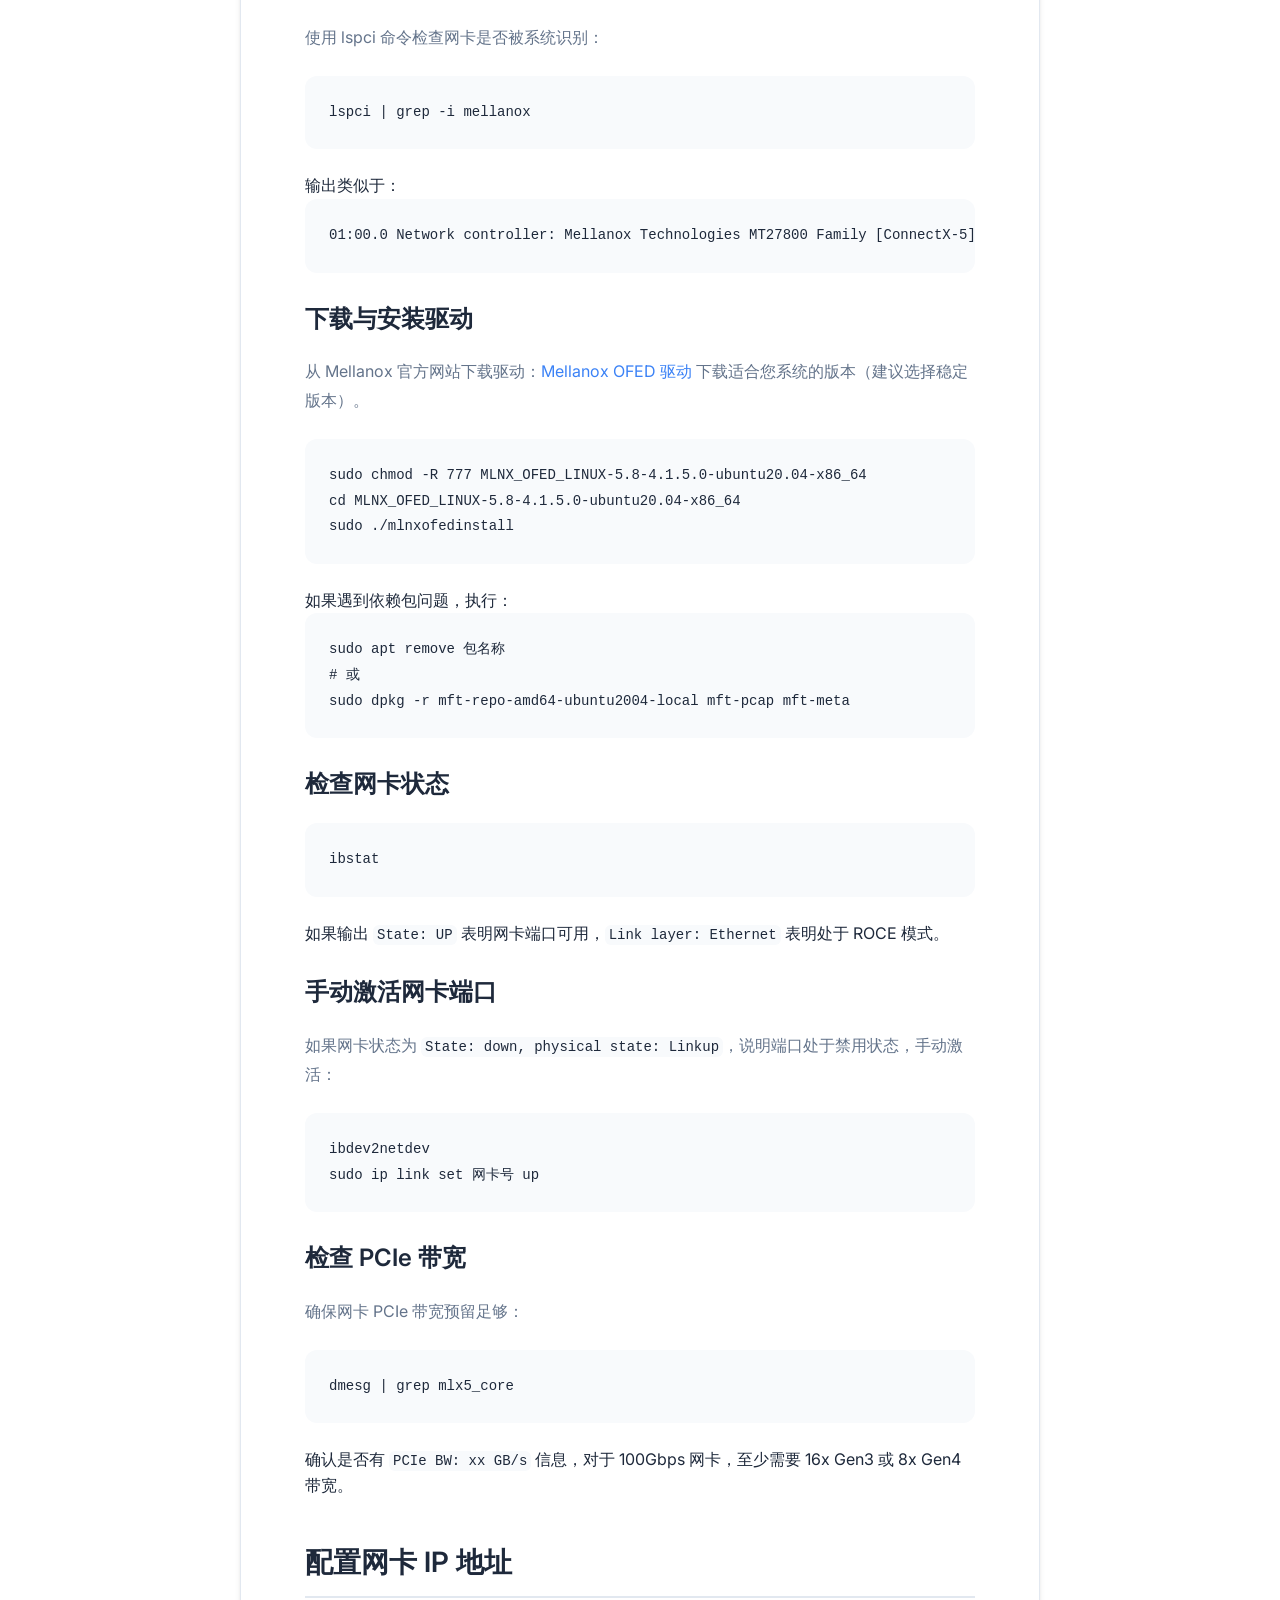
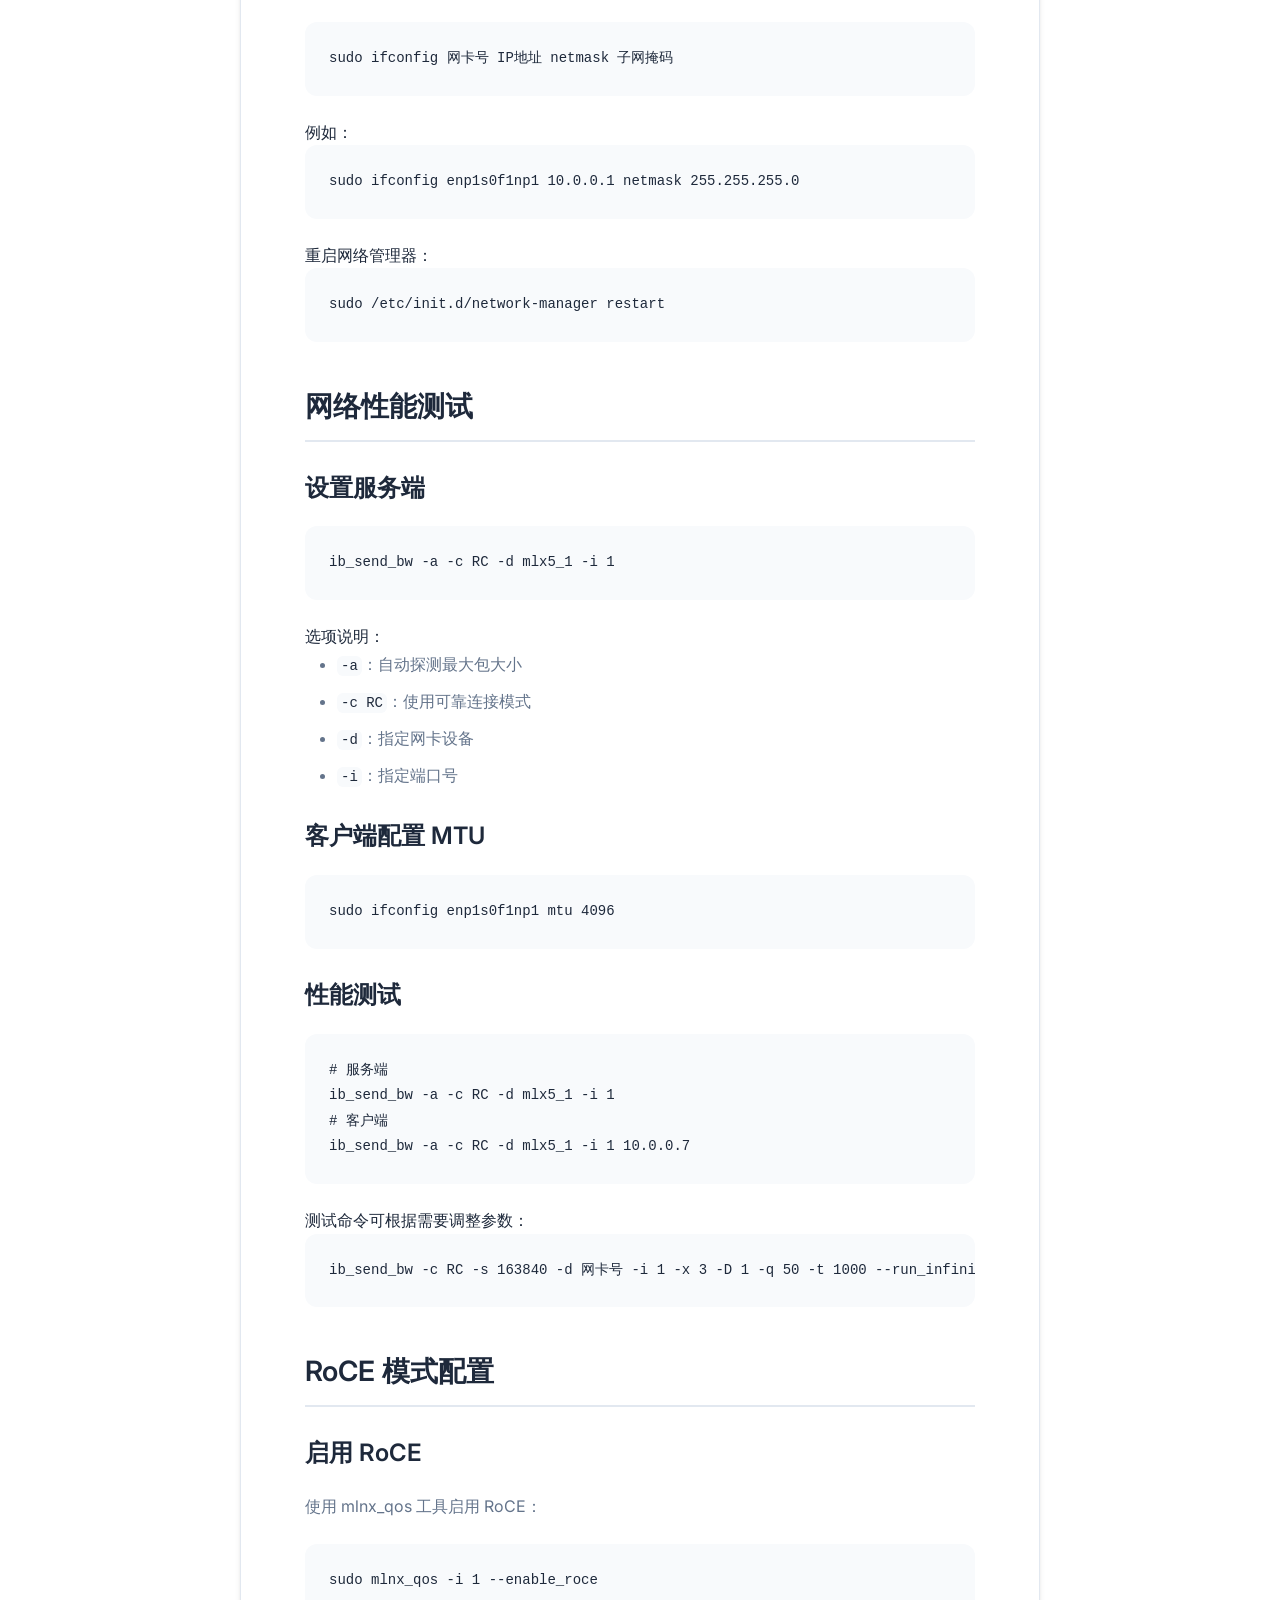
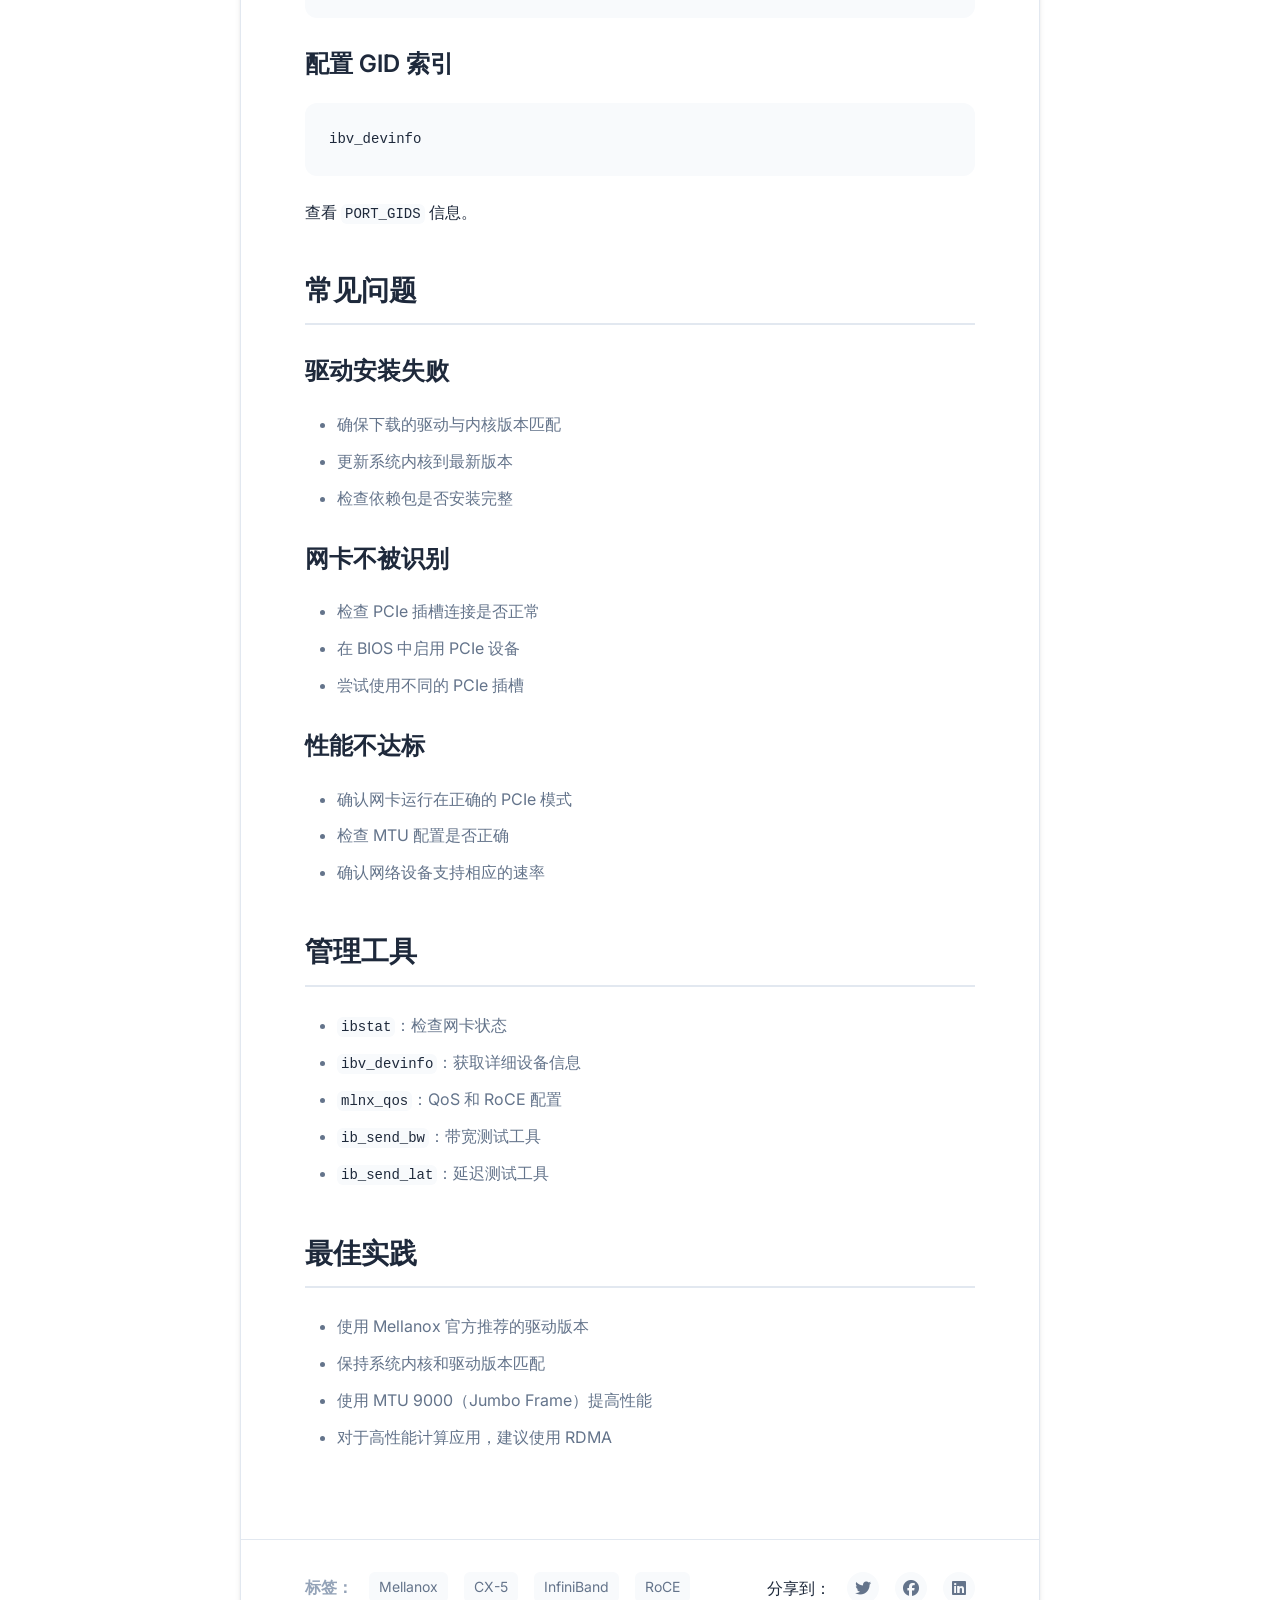
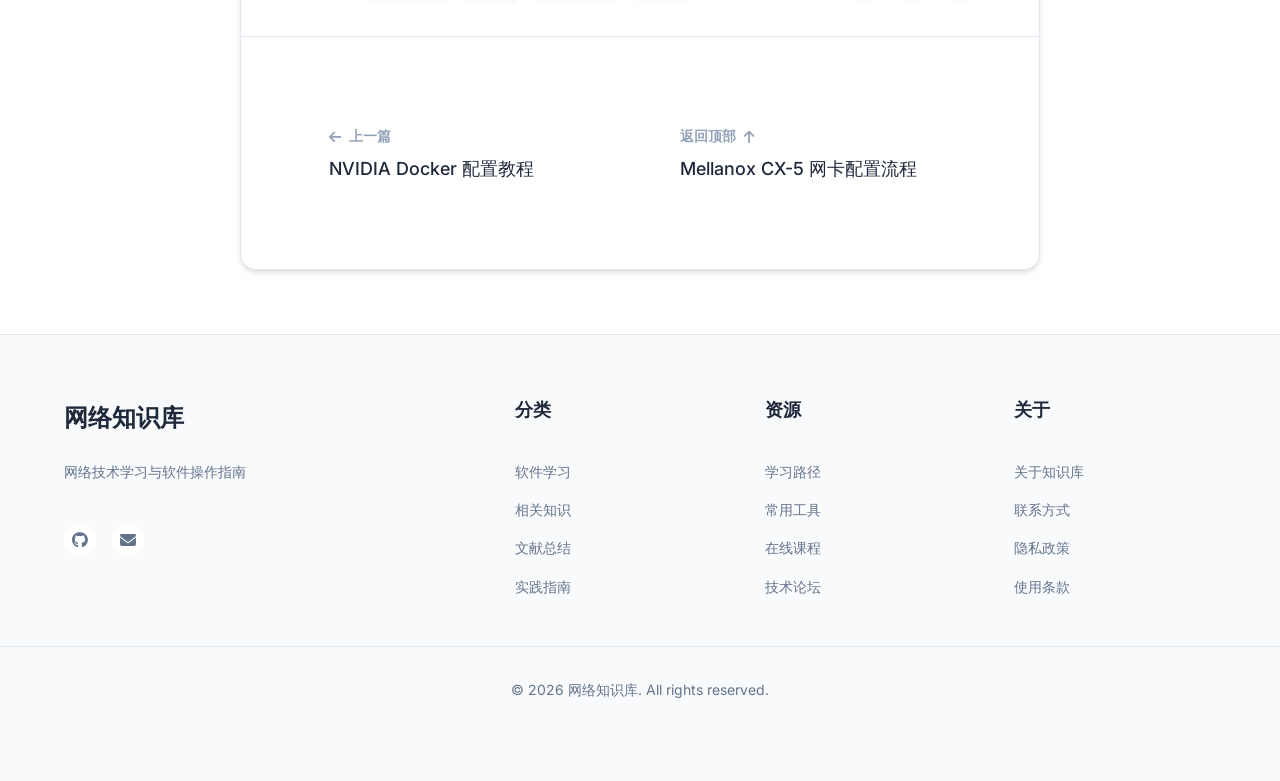
<file: post12.html>
<!DOCTYPE html>
<html lang="zh-CN">
<head>
    <meta charset="UTF-8">
    <meta name="viewport" content="width=device-width, initial-scale=1.0">
    <title>Mellanox CX-5 网卡配置流程 - 网络知识库</title>
    <link rel="stylesheet" href="styles.css">
    <link rel="preconnect" href="https://fonts.googleapis.com">
    <link rel="preconnect" href="https://fonts.gstatic.com" crossorigin>
    <link href="https://fonts.googleapis.com/css2?family=Inter:wght@300;400;500;600;700&display=swap" rel="stylesheet">
    <link rel="stylesheet" href="https://cdnjs.cloudflare.com/ajax/libs/font-awesome/6.4.0/css/all.min.css">
</head>
<body>
    <!-- 导航栏 -->
    <header class="header">
        <nav class="navbar">
            <div class="nav-container">
                <div class="logo">
                    <a href="index.html">网络知识库</a>
                </div>
                <ul class="nav-menu">
                    <li class="nav-item">
                        <a href="index.html" class="nav-link">首页</a>
                    </li>
                    <li class="nav-item">
                        <a href="index.html#software" class="nav-link">软件学习</a>
                    </li>
                    <li class="nav-item">
                        <a href="index.html#knowledge" class="nav-link">相关知识</a>
                    </li>
                    <li class="nav-item">
                        <a href="index.html#literature" class="nav-link">文献总结</a>
                    </li>
                    <li class="nav-item">
                        <a href="index.html#practice" class="nav-link active">实践指南</a>
                    </li>
                    <li class="nav-item">
                        <a href="about.html" class="nav-link">关于</a>
                    </li>
                    <li class="nav-item">
                        <a href="contact.html" class="nav-link">联系</a>
                    </li>
                </ul>
                <div class="hamburger">
                    <span class="bar"></span>
                    <span class="bar"></span>
                    <span class="bar"></span>
                </div>
                <div class="theme-toggle">
                    <button id="themeBtn" aria-label="切换主题">
                        <i class="fas fa-moon"></i>
                    </button>
                </div>
            </div>
        </nav>
    </header>

    <!-- 文章内容 -->
    <main class="main-content">
        <article class="article-full">
            <div class="article-header">
                <div class="article-meta">
                    <span class="article-category">实践指南</span>
                    <span class="article-date">2026-03-30</span>
                    <span class="article-read-time">30 分钟阅读</span>
                </div>
                <h1 class="article-title">Mellanox CX-5 网卡配置流程</h1>
                <p class="article-subtitle">详细介绍 Mellanox CX-5 网卡的驱动安装、配置和测试方法，包括 IB 和 ROCE 模式。</p>
                <div class="article-author">
                    <div class="author-info">
                        <div class="author-avatar">
                            <i class="fas fa-book"></i>
                        </div>
                        <div class="author-details">
                            <span class="author-name">网络知识库</span>
                            <span class="author-role">网络技术学习平台</span>
                        </div>
                    </div>
                    <div class="article-actions">
                        <button class="action-btn" title="分享">
                            <i class="fas fa-share-alt"></i>
                        </button>
                        <button class="action-btn" title="收藏">
                            <i class="far fa-bookmark"></i>
                        </button>
                    </div>
                </div>
            </div>

            <div class="article-content">
                <h2>Mellanox CX-5 网卡简介</h2>
                <p>Mellanox CX-5 是一款高性能的网络适配器，支持多种网络技术，包括 InfiniBand (IB) 和 RoCE (RDMA over Converged Ethernet)。它提供高达 100Gbps 的数据传输速率，适用于高性能计算和数据中心应用。</p>

                <h2>驱动安装与环境配置</h2>

                <h3>检查网卡识别状态</h3>
                <p>使用 lspci 命令检查网卡是否被系统识别：
                <pre><code>lspci | grep -i mellanox</code></pre>
                输出类似于：
                <pre><code>01:00.0 Network controller: Mellanox Technologies MT27800 Family [ConnectX-5]</code></pre>
                </p>

                <h3>下载与安装驱动</h3>
                <p>从 Mellanox 官方网站下载驱动：<a href="https://network.nvidia.com/products/infiniband-drivers/linux/mlnx_ofed/">Mellanox OFED 驱动</a>
                下载适合您系统的版本（建议选择稳定版本）。
                <pre><code>sudo chmod -R 777 MLNX_OFED_LINUX-5.8-4.1.5.0-ubuntu20.04-x86_64
cd MLNX_OFED_LINUX-5.8-4.1.5.0-ubuntu20.04-x86_64
sudo ./mlnxofedinstall</code></pre>
                如果遇到依赖包问题，执行：
                <pre><code>sudo apt remove 包名称
# 或
sudo dpkg -r mft-repo-amd64-ubuntu2004-local mft-pcap mft-meta</code></pre>
                </p>

                <h3>检查网卡状态</h3>
                <p>
                <pre><code>ibstat</code></pre>
                如果输出 <code>State: UP</code> 表明网卡端口可用，<code>Link layer: Ethernet</code> 表明处于 ROCE 模式。
                </p>

                <h3>手动激活网卡端口</h3>
                <p>如果网卡状态为 <code>State: down, physical state: Linkup</code>，说明端口处于禁用状态，手动激活：
                <pre><code>ibdev2netdev
sudo ip link set 网卡号 up</code></pre>
                </p>

                <h3>检查 PCIe 带宽</h3>
                <p>确保网卡 PCIe 带宽预留足够：
                <pre><code>dmesg | grep mlx5_core</code></pre>
                确认是否有 <code>PCIe BW: xx GB/s</code> 信息，对于 100Gbps 网卡，至少需要 16x Gen3 或 8x Gen4 带宽。
                </p>

                <h2>配置网卡 IP 地址</h2>
                <p>
                <pre><code>sudo ifconfig 网卡号 IP地址 netmask 子网掩码</code></pre>
                例如：
                <pre><code>sudo ifconfig enp1s0f1np1 10.0.0.1 netmask 255.255.255.0</code></pre>
                重启网络管理器：
                <pre><code>sudo /etc/init.d/network-manager restart</code></pre>
                </p>

                <h2>网络性能测试</h2>

                <h3>设置服务端</h3>
                <p>
                <pre><code>ib_send_bw -a -c RC -d mlx5_1 -i 1</code></pre>
                选项说明：
                <ul>
                    <li><code>-a</code>：自动探测最大包大小</li>
                    <li><code>-c RC</code>：使用可靠连接模式</li>
                    <li><code>-d</code>：指定网卡设备</li>
                    <li><code>-i</code>：指定端口号</li>
                </ul>
                </p>

                <h3>客户端配置 MTU</h3>
                <p>
                <pre><code>sudo ifconfig enp1s0f1np1 mtu 4096</code></pre>
                </p>

                <h3>性能测试</h3>
                <p>
                <pre><code># 服务端
ib_send_bw -a -c RC -d mlx5_1 -i 1
# 客户端
ib_send_bw -a -c RC -d mlx5_1 -i 1 10.0.0.7</code></pre>
                测试命令可根据需要调整参数：
                <pre><code>ib_send_bw -c RC -s 163840 -d 网卡号 -i 1 -x 3 -D 1 -q 50 -t 1000 --run_infinitely</code></pre>
                </p>

                <h2>RoCE 模式配置</h2>

                <h3>启用 RoCE</h3>
                <p>使用 mlnx_qos 工具启用 RoCE：
                <pre><code>sudo mlnx_qos -i 1 --enable_roce</code></pre>
                </p>

                <h3>配置 GID 索引</h3>
                <p>
                <pre><code>ibv_devinfo</code></pre>
                查看 <code>PORT_GIDS</code> 信息。
                </p>

                <h2>常见问题</h2>

                <h3>驱动安装失败</h3>
                <ul>
                    <li>确保下载的驱动与内核版本匹配</li>
                    <li>更新系统内核到最新版本</li>
                    <li>检查依赖包是否安装完整</li>
                </ul>

                <h3>网卡不被识别</h3>
                <ul>
                    <li>检查 PCIe 插槽连接是否正常</li>
                    <li>在 BIOS 中启用 PCIe 设备</li>
                    <li>尝试使用不同的 PCIe 插槽</li>
                </ul>

                <h3>性能不达标</h3>
                <ul>
                    <li>确认网卡运行在正确的 PCIe 模式</li>
                    <li>检查 MTU 配置是否正确</li>
                    <li>确认网络设备支持相应的速率</li>
                </ul>

                <h2>管理工具</h2>
                <ul>
                    <li><code>ibstat</code>：检查网卡状态</li>
                    <li><code>ibv_devinfo</code>：获取详细设备信息</li>
                    <li><code>mlnx_qos</code>：QoS 和 RoCE 配置</li>
                    <li><code>ib_send_bw</code>：带宽测试工具</li>
                    <li><code>ib_send_lat</code>：延迟测试工具</li>
                </ul>

                <h2>最佳实践</h2>
                <ul>
                    <li>使用 Mellanox 官方推荐的驱动版本</li>
                    <li>保持系统内核和驱动版本匹配</li>
                    <li>使用 MTU 9000（Jumbo Frame）提高性能</li>
                    <li>对于高性能计算应用，建议使用 RDMA</li>
                </ul>
            </div>

            <div class="article-footer">
                <div class="article-tags">
                    <span class="tags-label">标签：</span>
                    <a href="#" class="tag">Mellanox</a>
                    <a href="#" class="tag">CX-5</a>
                    <a href="#" class="tag">InfiniBand</a>
                    <a href="#" class="tag">RoCE</a>
                </div>
                <div class="article-share">
                    <span>分享到：</span>
                    <a href="#" class="share-link"><i class="fab fa-twitter"></i></a>
                    <a href="#" class="share-link"><i class="fab fa-facebook"></i></a>
                    <a href="#" class="share-link"><i class="fab fa-linkedin"></i></a>
                </div>
            </div>

            <!-- 文章导航 -->
            <nav class="article-nav">
                <a href="post11.html" class="nav-prev">
                    <div class="nav-label"><i class="fas fa-arrow-left"></i> 上一篇</div>
                    <div class="nav-title">NVIDIA Docker 配置教程</div>
                </a>
                <a href="#top" class="nav-next">
                    <div class="nav-label">返回顶部 <i class="fas fa-arrow-up"></i></div>
                    <div class="nav-title">Mellanox CX-5 网卡配置流程</div>
                </a>
            </nav>
        </article>
    </main>

    <!-- 页脚 -->
    <footer class="footer">
        <div class="footer-content">
            <div class="footer-info">
                <div class="footer-logo">
                    <a href="index.html">网络知识库</a>
                </div>
                <p class="footer-description">网络技术学习与软件操作指南</p>
                <div class="social-links">
                    <a href="#" aria-label="GitHub">
                        <i class="fab fa-github"></i>
                    </a>
                    <a href="#" aria-label="Email">
                        <i class="fas fa-envelope"></i>
                    </a>
                </div>
            </div>
            <div class="footer-links">
                <div class="footer-column">
                    <h3>分类</h3>
                    <ul>
                        <li><a href="index.html#software">软件学习</a></li>
                        <li><a href="index.html#knowledge">相关知识</a></li>
                        <li><a href="index.html#literature">文献总结</a></li>
                        <li><a href="index.html#practice">实践指南</a></li>
                    </ul>
                </div>
                <div class="footer-column">
                    <h3>资源</h3>
                    <ul>
                        <li><a href="#">学习路径</a></li>
                        <li><a href="#">常用工具</a></li>
                        <li><a href="#">在线课程</a></li>
                        <li><a href="#">技术论坛</a></li>
                    </ul>
                </div>
                <div class="footer-column">
                    <h3>关于</h3>
                    <ul>
                        <li><a href="about.html">关于知识库</a></li>
                        <li><a href="contact.html">联系方式</a></li>
                        <li><a href="#">隐私政策</a></li>
                        <li><a href="#">使用条款</a></li>
                    </ul>
                </div>
            </div>
        </div>
        <div class="footer-bottom">
            <p>&copy; 2026 网络知识库. All rights reserved.</p>
        </div>
    </footer>

    <!-- JavaScript -->
    <script src="script.js"></script>
</body>
</html>
</file>
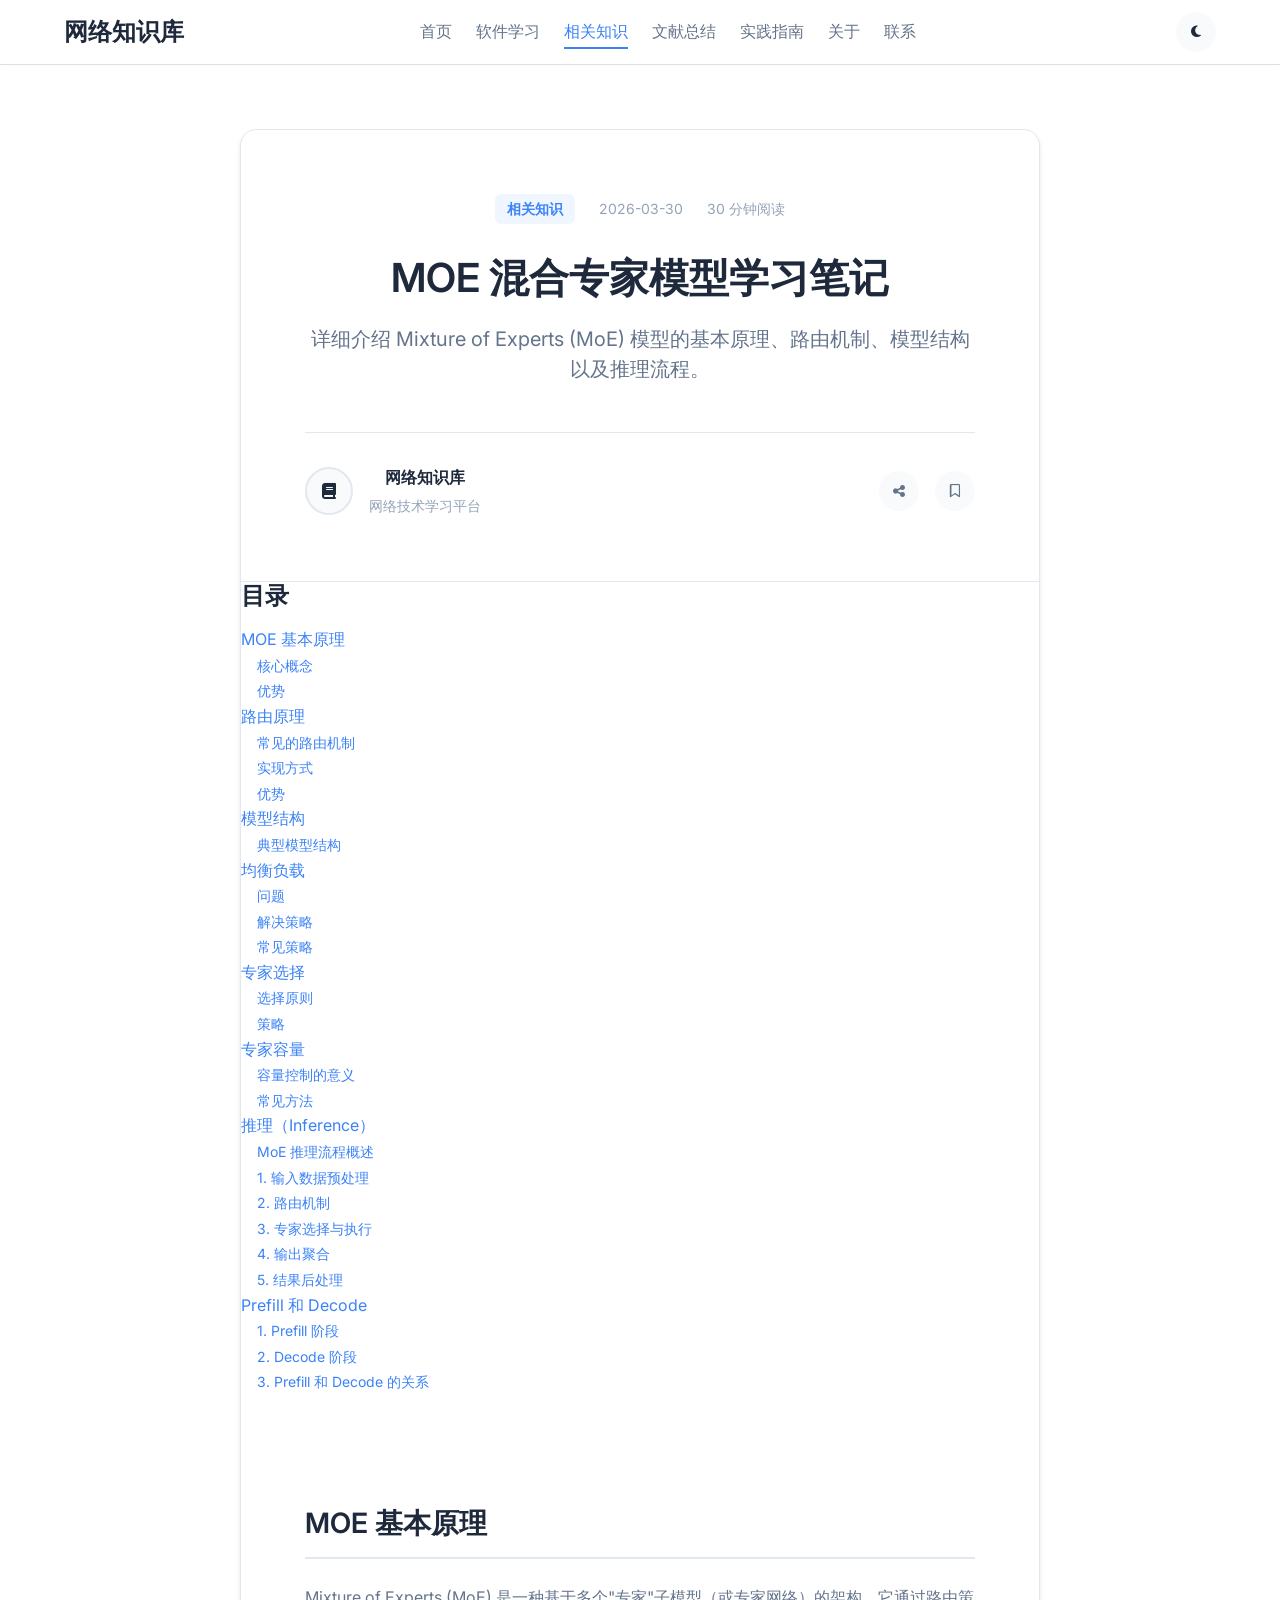
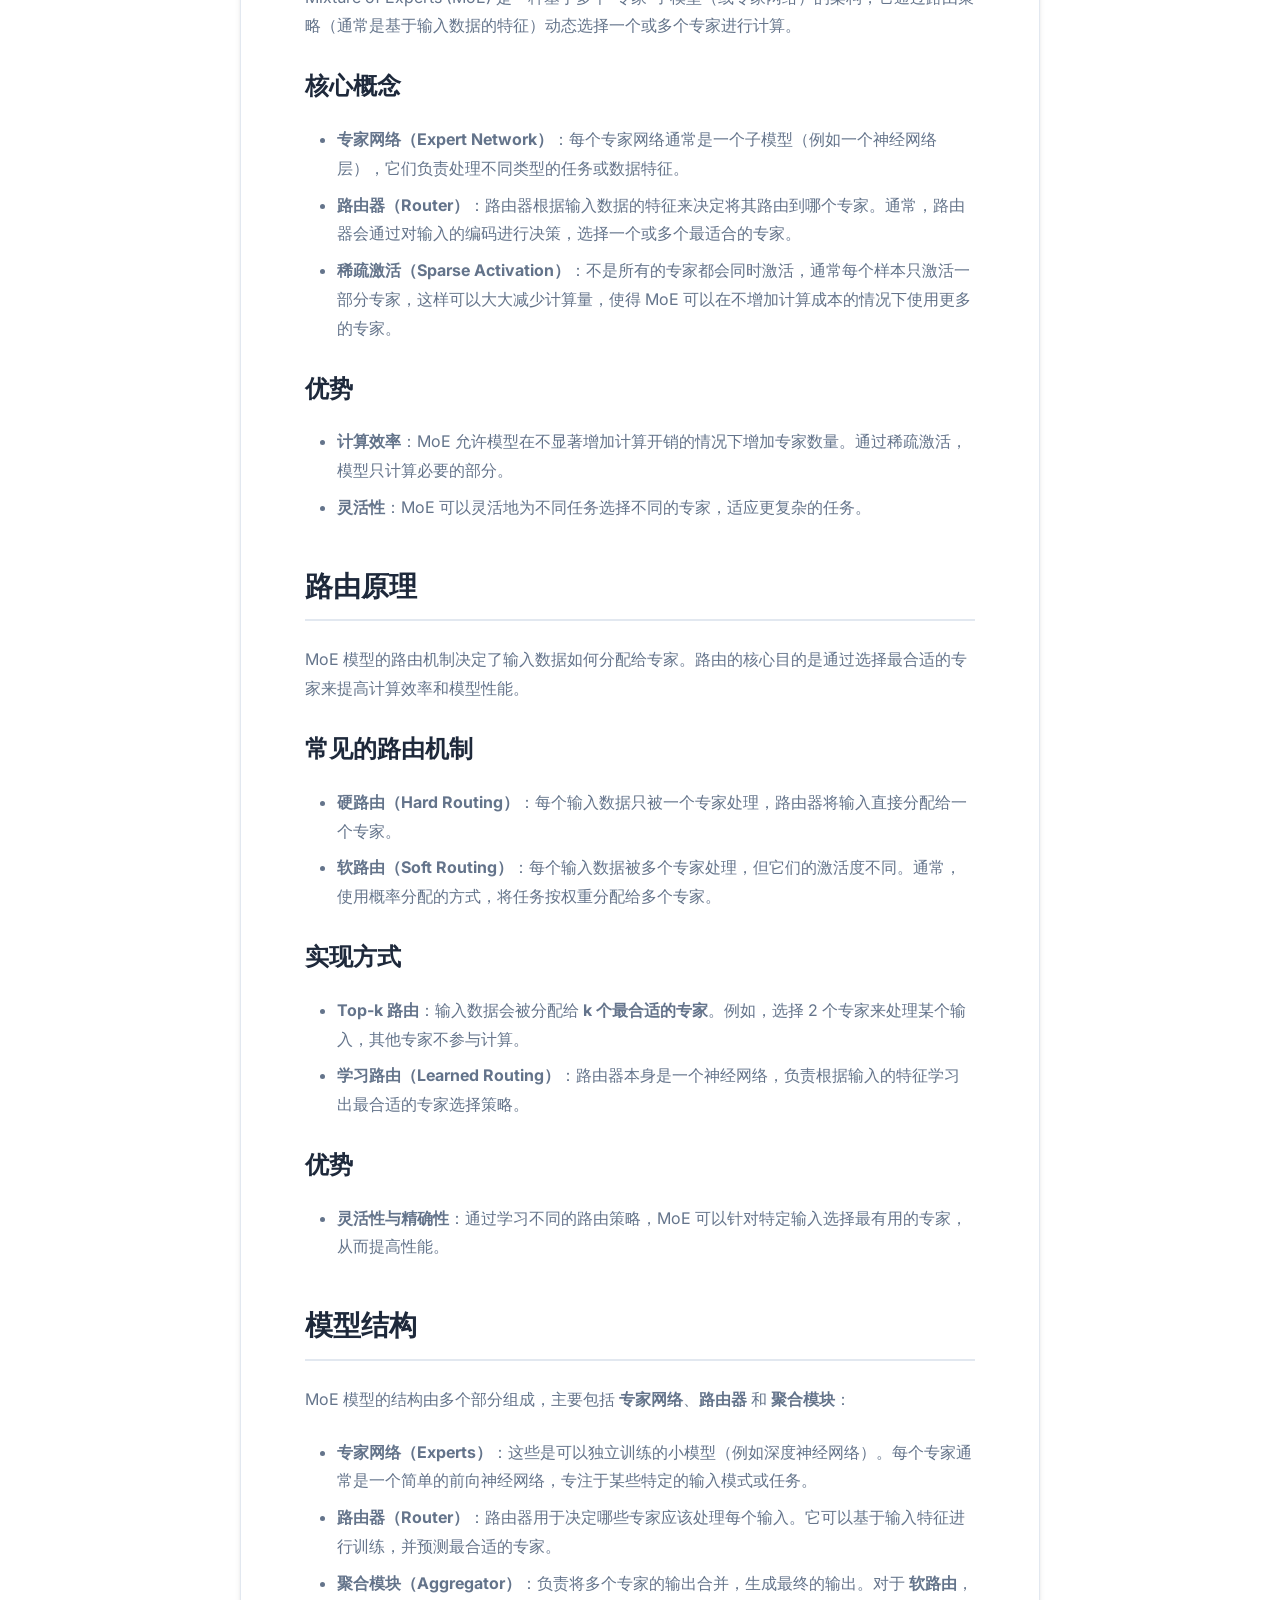
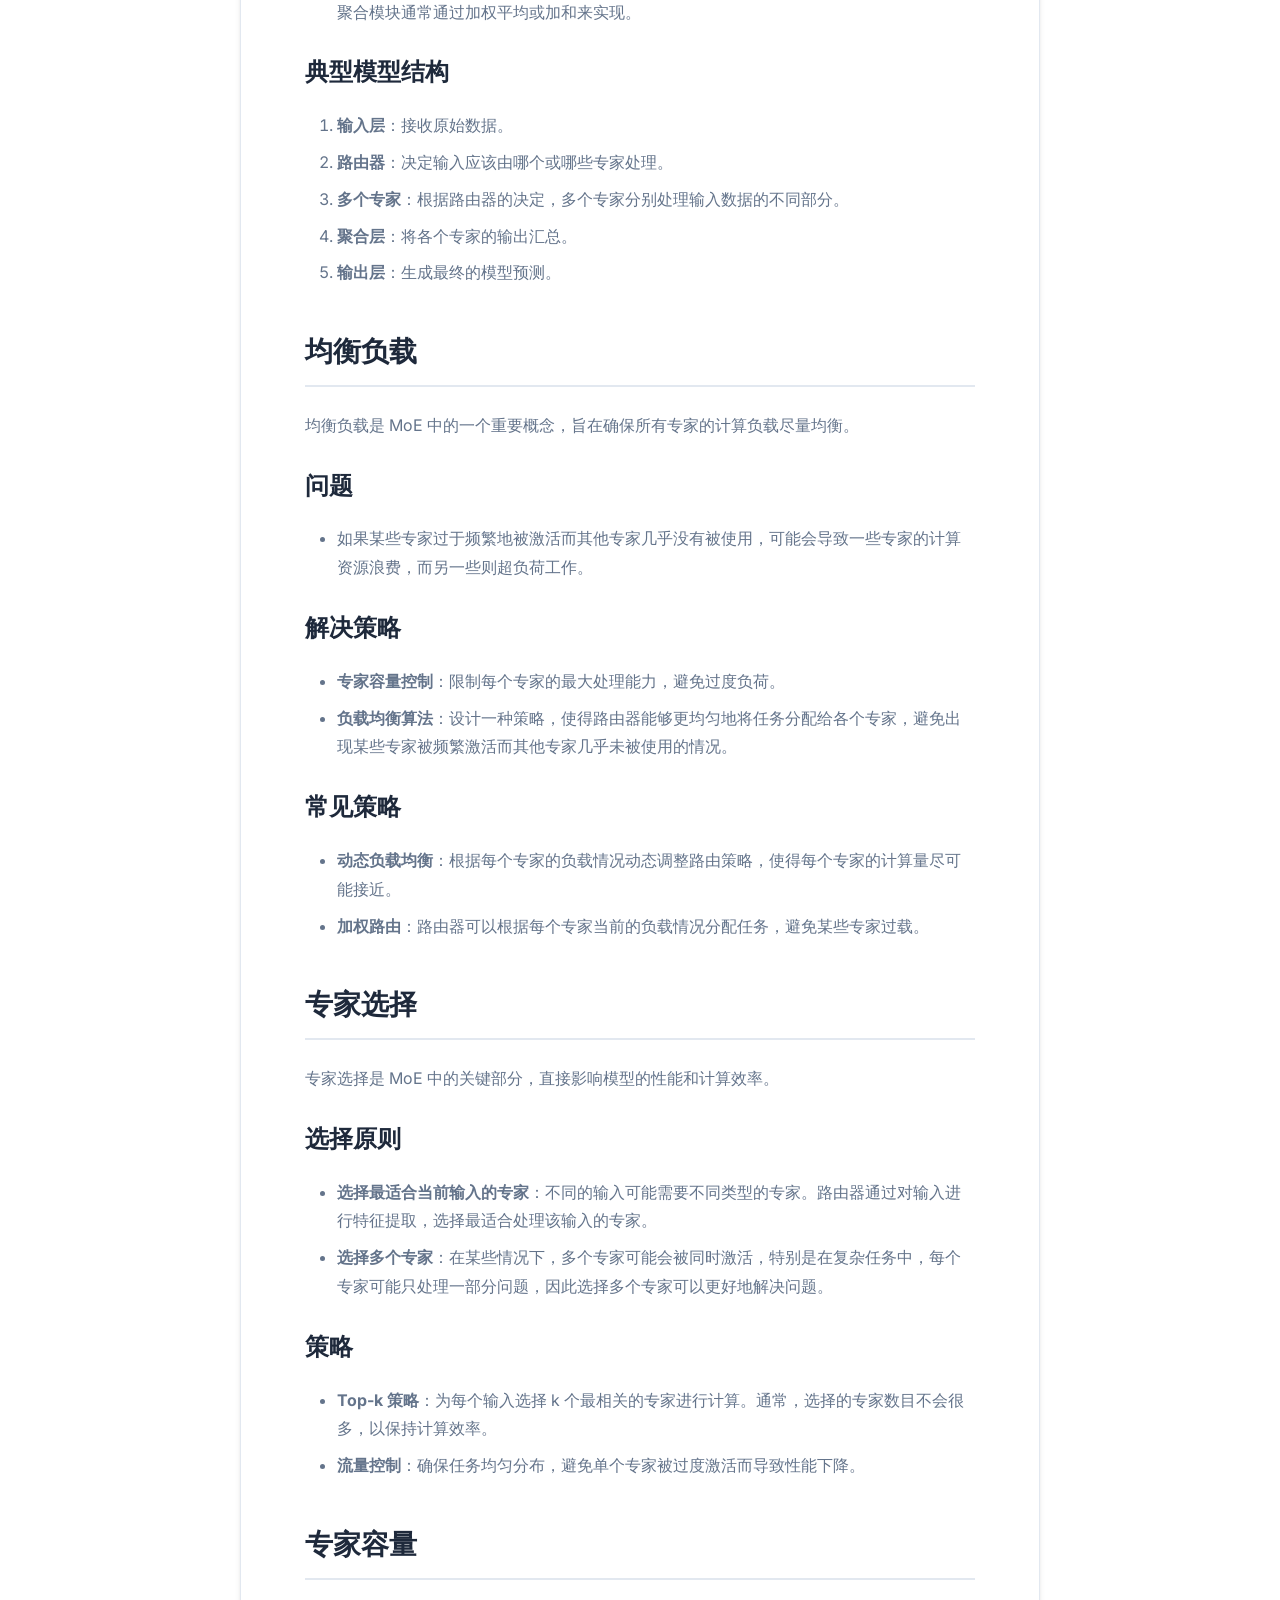
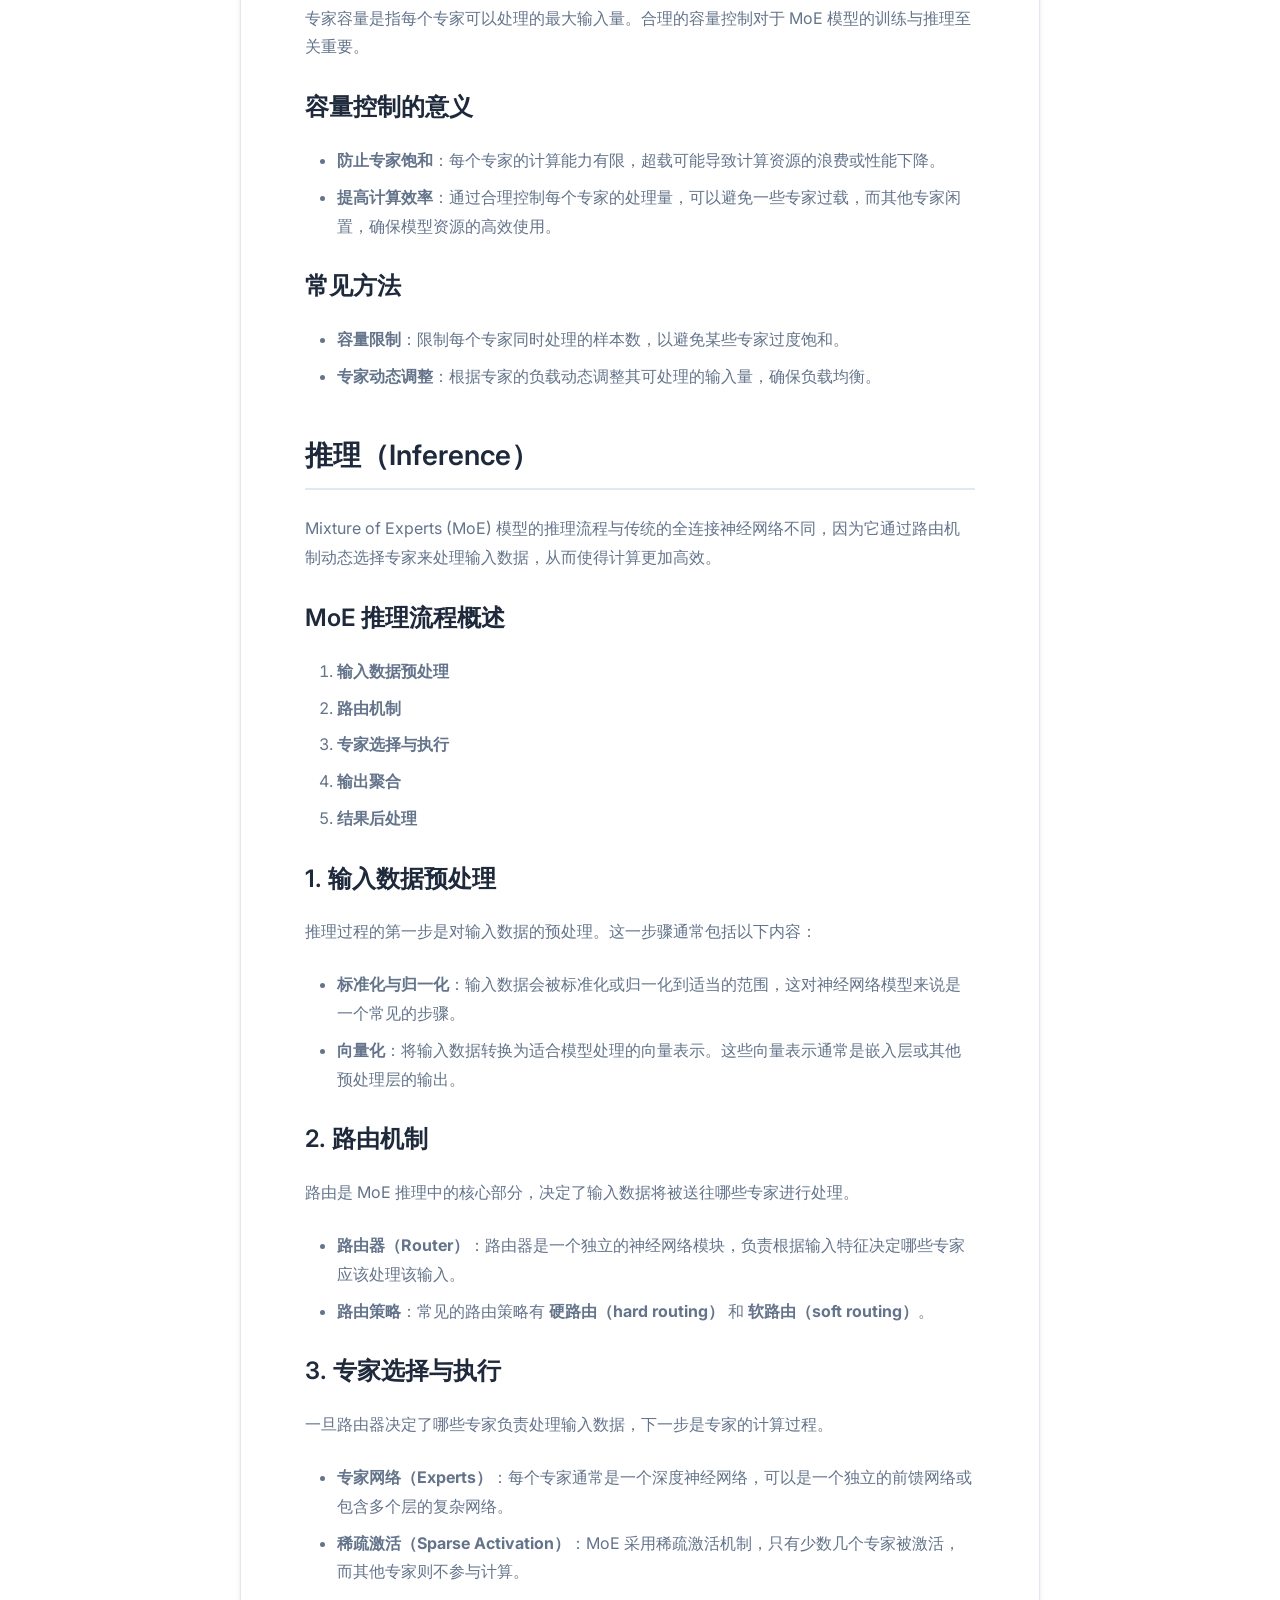
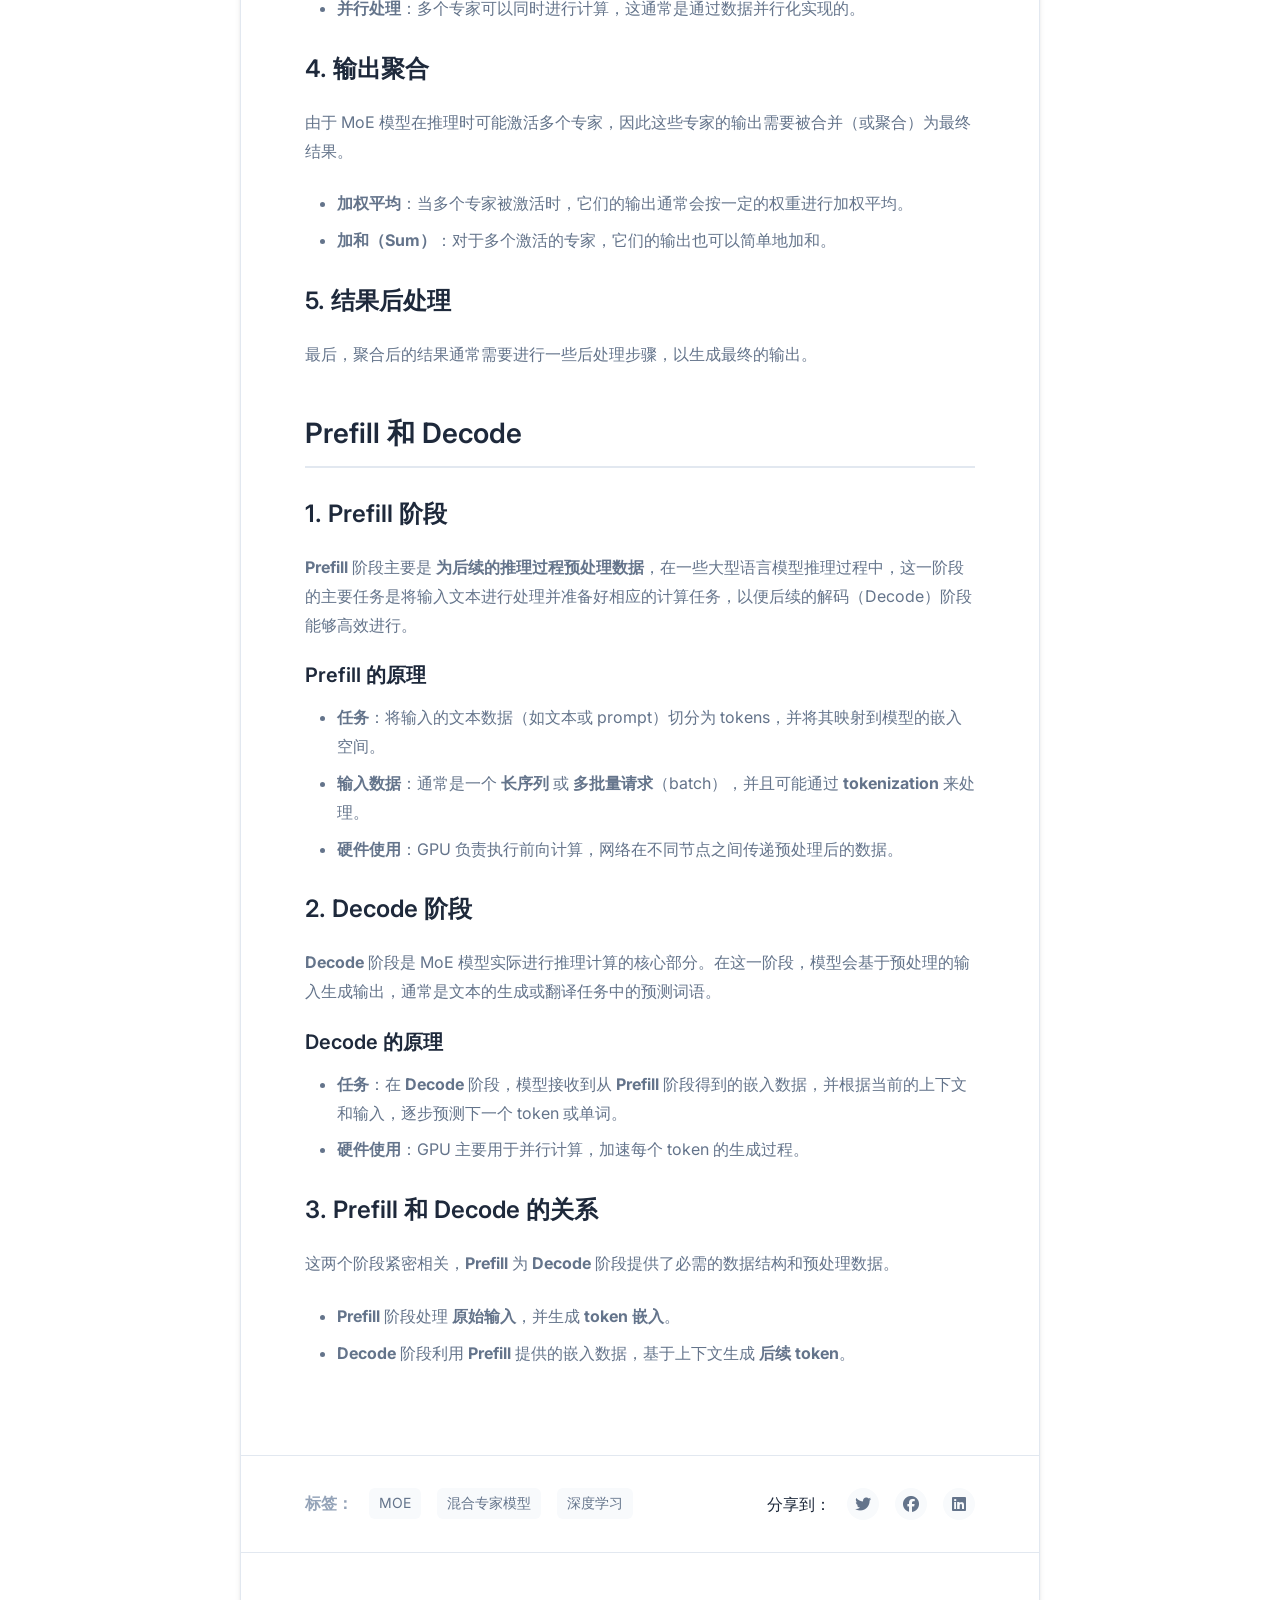
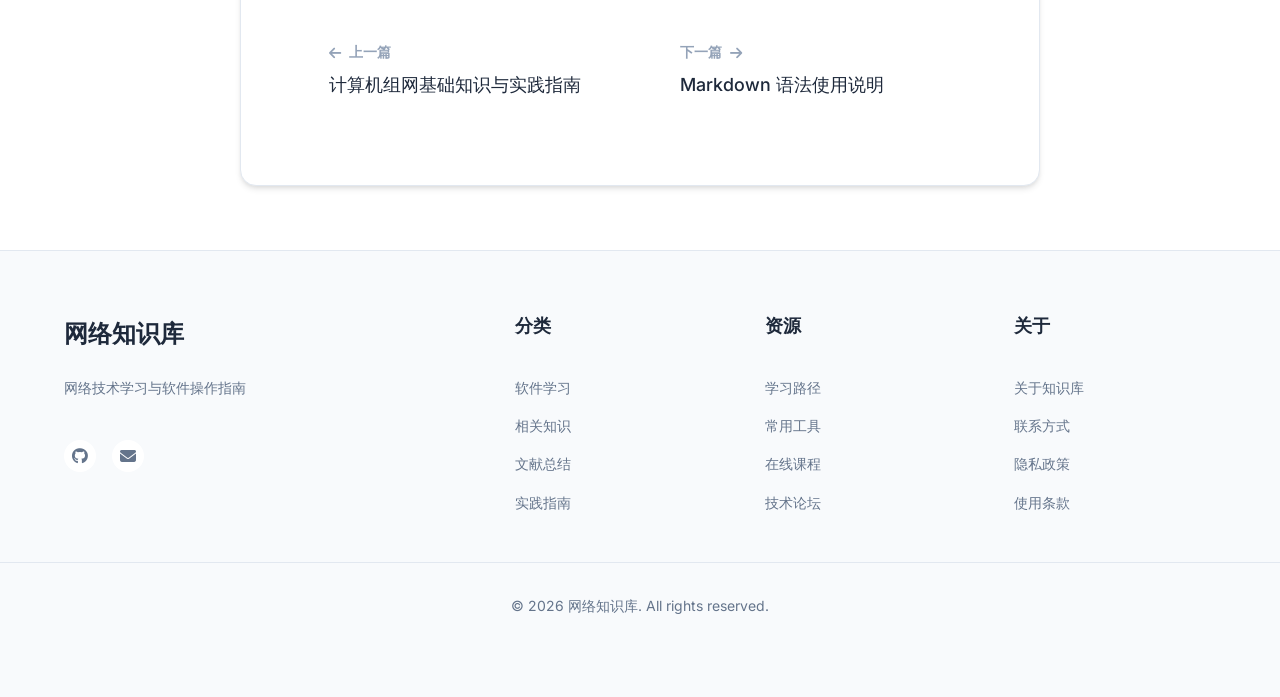
<file: post13.html>
<!DOCTYPE html>
<html lang="zh-CN">
<head>
    <meta charset="UTF-8">
    <meta name="viewport" content="width=device-width, initial-scale=1.0">
    <title>MOE 混合专家模型学习笔记 - 网络知识库</title>
    <link rel="stylesheet" href="styles.css">
    <link rel="preconnect" href="https://fonts.googleapis.com">
    <link rel="preconnect" href="https://fonts.gstatic.com" crossorigin>
    <link href="https://fonts.googleapis.com/css2?family=Inter:wght@300;400;500;600;700&display=swap" rel="stylesheet">
    <link rel="stylesheet" href="https://cdnjs.cloudflare.com/ajax/libs/font-awesome/6.4.0/css/all.min.css">
</head>
<body>
    <!-- 导航栏 -->
    <header class="header">
        <nav class="navbar">
            <div class="nav-container">
                <div class="logo">
                    <a href="index.html">网络知识库</a>
                </div>
                <ul class="nav-menu">
                    <li class="nav-item">
                        <a href="index.html" class="nav-link">首页</a>
                    </li>
                    <li class="nav-item">
                        <a href="index.html#software" class="nav-link">软件学习</a>
                    </li>
                    <li class="nav-item">
                        <a href="index.html#knowledge" class="nav-link active">相关知识</a>
                    </li>
                    <li class="nav-item">
                        <a href="index.html#literature" class="nav-link">文献总结</a>
                    </li>
                    <li class="nav-item">
                        <a href="index.html#practice" class="nav-link">实践指南</a>
                    </li>
                    <li class="nav-item">
                        <a href="about.html" class="nav-link">关于</a>
                    </li>
                    <li class="nav-item">
                        <a href="contact.html" class="nav-link">联系</a>
                    </li>
                </ul>
                <div class="hamburger">
                    <span class="bar"></span>
                    <span class="bar"></span>
                    <span class="bar"></span>
                </div>
                <div class="theme-toggle">
                    <button id="themeBtn" aria-label="切换主题">
                        <i class="fas fa-moon"></i>
                    </button>
                </div>
            </div>
        </nav>
    </header>

    <!-- 文章内容 -->
    <main class="main-content">
        <article class="article-full">
            <div class="article-header">
                <div class="article-meta">
                    <span class="article-category">相关知识</span>
                    <span class="article-date">2026-03-30</span>
                    <span class="article-read-time">30 分钟阅读</span>
                </div>
                <h1 class="article-title">MOE 混合专家模型学习笔记</h1>
                <p class="article-subtitle">详细介绍 Mixture of Experts (MoE) 模型的基本原理、路由机制、模型结构以及推理流程。</p>
                <div class="article-author">
                    <div class="author-info">
                        <div class="author-avatar">
                            <i class="fas fa-book"></i>
                        </div>
                        <div class="author-details">
                            <span class="author-name">网络知识库</span>
                            <span class="author-role">网络技术学习平台</span>
                        </div>
                    </div>
                    <div class="article-actions">
                        <button class="action-btn" title="分享">
                            <i class="fas fa-share-alt"></i>
                        </button>
                        <button class="action-btn" title="收藏">
                            <i class="far fa-bookmark"></i>
                        </button>
                    </div>
                </div>
            </div>

            <div class="article-content">
                <h2>MOE 基本原理</h2>
                <p>Mixture of Experts (MoE) 是一种基于多个"专家"子模型（或专家网络）的架构，它通过路由策略（通常是基于输入数据的特征）动态选择一个或多个专家进行计算。</p>

                <h3>核心概念</h3>
                <ul>
                    <li><strong>专家网络（Expert Network）</strong>：每个专家网络通常是一个子模型（例如一个神经网络层），它们负责处理不同类型的任务或数据特征。</li>
                    <li><strong>路由器（Router）</strong>：路由器根据输入数据的特征来决定将其路由到哪个专家。通常，路由器会通过对输入的编码进行决策，选择一个或多个最适合的专家。</li>
                    <li><strong>稀疏激活（Sparse Activation）</strong>：不是所有的专家都会同时激活，通常每个样本只激活一部分专家，这样可以大大减少计算量，使得 MoE 可以在不增加计算成本的情况下使用更多的专家。</li>
                </ul>

                <h3>优势</h3>
                <ul>
                    <li><strong>计算效率</strong>：MoE 允许模型在不显著增加计算开销的情况下增加专家数量。通过稀疏激活，模型只计算必要的部分。</li>
                    <li><strong>灵活性</strong>：MoE 可以灵活地为不同任务选择不同的专家，适应更复杂的任务。</li>
                </ul>

                <h2>路由原理</h2>
                <p>MoE 模型的路由机制决定了输入数据如何分配给专家。路由的核心目的是通过选择最合适的专家来提高计算效率和模型性能。</p>

                <h3>常见的路由机制</h3>
                <ul>
                    <li><strong>硬路由（Hard Routing）</strong>：每个输入数据只被一个专家处理，路由器将输入直接分配给一个专家。</li>
                    <li><strong>软路由（Soft Routing）</strong>：每个输入数据被多个专家处理，但它们的激活度不同。通常，使用概率分配的方式，将任务按权重分配给多个专家。</li>
                </ul>

                <h3>实现方式</h3>
                <ul>
                    <li><strong>Top-k 路由</strong>：输入数据会被分配给 <strong>k 个最合适的专家</strong>。例如，选择 2 个专家来处理某个输入，其他专家不参与计算。</li>
                    <li><strong>学习路由（Learned Routing）</strong>：路由器本身是一个神经网络，负责根据输入的特征学习出最合适的专家选择策略。</li>
                </ul>

                <h3>优势</h3>
                <ul>
                    <li><strong>灵活性与精确性</strong>：通过学习不同的路由策略，MoE 可以针对特定输入选择最有用的专家，从而提高性能。</li>
                </ul>

                <h2>模型结构</h2>
                <p>MoE 模型的结构由多个部分组成，主要包括 <strong>专家网络</strong>、<strong>路由器</strong> 和 <strong>聚合模块</strong>：</p>

                <ul>
                    <li><strong>专家网络（Experts）</strong>：这些是可以独立训练的小模型（例如深度神经网络）。每个专家通常是一个简单的前向神经网络，专注于某些特定的输入模式或任务。</li>
                    <li><strong>路由器（Router）</strong>：路由器用于决定哪些专家应该处理每个输入。它可以基于输入特征进行训练，并预测最合适的专家。</li>
                    <li><strong>聚合模块（Aggregator）</strong>：负责将多个专家的输出合并，生成最终的输出。对于 <strong>软路由</strong>，聚合模块通常通过加权平均或加和来实现。</li>
                </ul>

                <h3>典型模型结构</h3>
                <ol>
                    <li><strong>输入层</strong>：接收原始数据。</li>
                    <li><strong>路由器</strong>：决定输入应该由哪个或哪些专家处理。</li>
                    <li><strong>多个专家</strong>：根据路由器的决定，多个专家分别处理输入数据的不同部分。</li>
                    <li><strong>聚合层</strong>：将各个专家的输出汇总。</li>
                    <li><strong>输出层</strong>：生成最终的模型预测。</li>
                </ol>

                <h2>均衡负载</h2>
                <p>均衡负载是 MoE 中的一个重要概念，旨在确保所有专家的计算负载尽量均衡。</p>

                <h3>问题</h3>
                <ul>
                    <li>如果某些专家过于频繁地被激活而其他专家几乎没有被使用，可能会导致一些专家的计算资源浪费，而另一些则超负荷工作。</li>
                </ul>

                <h3>解决策略</h3>
                <ul>
                    <li><strong>专家容量控制</strong>：限制每个专家的最大处理能力，避免过度负荷。</li>
                    <li><strong>负载均衡算法</strong>：设计一种策略，使得路由器能够更均匀地将任务分配给各个专家，避免出现某些专家被频繁激活而其他专家几乎未被使用的情况。</li>
                </ul>

                <h3>常见策略</h3>
                <ul>
                    <li><strong>动态负载均衡</strong>：根据每个专家的负载情况动态调整路由策略，使得每个专家的计算量尽可能接近。</li>
                    <li><strong>加权路由</strong>：路由器可以根据每个专家当前的负载情况分配任务，避免某些专家过载。</li>
                </ul>

                <h2>专家选择</h2>
                <p>专家选择是 MoE 中的关键部分，直接影响模型的性能和计算效率。</p>

                <h3>选择原则</h3>
                <ul>
                    <li><strong>选择最适合当前输入的专家</strong>：不同的输入可能需要不同类型的专家。路由器通过对输入进行特征提取，选择最适合处理该输入的专家。</li>
                    <li><strong>选择多个专家</strong>：在某些情况下，多个专家可能会被同时激活，特别是在复杂任务中，每个专家可能只处理一部分问题，因此选择多个专家可以更好地解决问题。</li>
                </ul>

                <h3>策略</h3>
                <ul>
                    <li><strong>Top-k 策略</strong>：为每个输入选择 k 个最相关的专家进行计算。通常，选择的专家数目不会很多，以保持计算效率。</li>
                    <li><strong>流量控制</strong>：确保任务均匀分布，避免单个专家被过度激活而导致性能下降。</li>
                </ul>

                <h2>专家容量</h2>
                <p>专家容量是指每个专家可以处理的最大输入量。合理的容量控制对于 MoE 模型的训练与推理至关重要。</p>

                <h3>容量控制的意义</h3>
                <ul>
                    <li><strong>防止专家饱和</strong>：每个专家的计算能力有限，超载可能导致计算资源的浪费或性能下降。</li>
                    <li><strong>提高计算效率</strong>：通过合理控制每个专家的处理量，可以避免一些专家过载，而其他专家闲置，确保模型资源的高效使用。</li>
                </ul>

                <h3>常见方法</h3>
                <ul>
                    <li><strong>容量限制</strong>：限制每个专家同时处理的样本数，以避免某些专家过度饱和。</li>
                    <li><strong>专家动态调整</strong>：根据专家的负载动态调整其可处理的输入量，确保负载均衡。</li>
                </ul>

                <h2>推理（Inference）</h2>
                <p>Mixture of Experts (MoE) 模型的推理流程与传统的全连接神经网络不同，因为它通过路由机制动态选择专家来处理输入数据，从而使得计算更加高效。</p>

                <h3>MoE 推理流程概述</h3>
                <ol>
                    <li><strong>输入数据预处理</strong></li>
                    <li><strong>路由机制</strong></li>
                    <li><strong>专家选择与执行</strong></li>
                    <li><strong>输出聚合</strong></li>
                    <li><strong>结果后处理</strong></li>
                </ol>

                <h3>1. 输入数据预处理</h3>
                <p>推理过程的第一步是对输入数据的预处理。这一步骤通常包括以下内容：</p>
                <ul>
                    <li><strong>标准化与归一化</strong>：输入数据会被标准化或归一化到适当的范围，这对神经网络模型来说是一个常见的步骤。</li>
                    <li><strong>向量化</strong>：将输入数据转换为适合模型处理的向量表示。这些向量表示通常是嵌入层或其他预处理层的输出。</li>
                </ul>

                <h3>2. 路由机制</h3>
                <p>路由是 MoE 推理中的核心部分，决定了输入数据将被送往哪些专家进行处理。</p>
                <ul>
                    <li><strong>路由器（Router）</strong>：路由器是一个独立的神经网络模块，负责根据输入特征决定哪些专家应该处理该输入。</li>
                    <li><strong>路由策略</strong>：常见的路由策略有 <strong>硬路由（hard routing）</strong> 和 <strong>软路由（soft routing）</strong>。</li>
                </ul>

                <h3>3. 专家选择与执行</h3>
                <p>一旦路由器决定了哪些专家负责处理输入数据，下一步是专家的计算过程。</p>
                <ul>
                    <li><strong>专家网络（Experts）</strong>：每个专家通常是一个深度神经网络，可以是一个独立的前馈网络或包含多个层的复杂网络。</li>
                    <li><strong>稀疏激活（Sparse Activation）</strong>：MoE 采用稀疏激活机制，只有少数几个专家被激活，而其他专家则不参与计算。</li>
                    <li><strong>并行处理</strong>：多个专家可以同时进行计算，这通常是通过数据并行化实现的。</li>
                </ul>

                <h3>4. 输出聚合</h3>
                <p>由于 MoE 模型在推理时可能激活多个专家，因此这些专家的输出需要被合并（或聚合）为最终结果。</p>
                <ul>
                    <li><strong>加权平均</strong>：当多个专家被激活时，它们的输出通常会按一定的权重进行加权平均。</li>
                    <li><strong>加和（Sum）</strong>：对于多个激活的专家，它们的输出也可以简单地加和。</li>
                </ul>

                <h3>5. 结果后处理</h3>
                <p>最后，聚合后的结果通常需要进行一些后处理步骤，以生成最终的输出。</p>

                <h2>Prefill 和 Decode</h2>

                <h3>1. Prefill 阶段</h3>
                <p><strong>Prefill</strong> 阶段主要是 <strong>为后续的推理过程预处理数据</strong>，在一些大型语言模型推理过程中，这一阶段的主要任务是将输入文本进行处理并准备好相应的计算任务，以便后续的解码（Decode）阶段能够高效进行。</p>

                <h4>Prefill 的原理</h4>
                <ul>
                    <li><strong>任务</strong>：将输入的文本数据（如文本或 prompt）切分为 tokens，并将其映射到模型的嵌入空间。</li>
                    <li><strong>输入数据</strong>：通常是一个 <strong>长序列</strong> 或 <strong>多批量请求</strong>（batch），并且可能通过 <strong>tokenization</strong> 来处理。</li>
                    <li><strong>硬件使用</strong>：GPU 负责执行前向计算，网络在不同节点之间传递预处理后的数据。</li>
                </ul>

                <h3>2. Decode 阶段</h3>
                <p><strong>Decode</strong> 阶段是 MoE 模型实际进行推理计算的核心部分。在这一阶段，模型会基于预处理的输入生成输出，通常是文本的生成或翻译任务中的预测词语。</p>

                <h4>Decode 的原理</h4>
                <ul>
                    <li><strong>任务</strong>：在 <strong>Decode</strong> 阶段，模型接收到从 <strong>Prefill</strong> 阶段得到的嵌入数据，并根据当前的上下文和输入，逐步预测下一个 token 或单词。</li>
                    <li><strong>硬件使用</strong>：GPU 主要用于并行计算，加速每个 token 的生成过程。</li>
                </ul>

                <h3>3. Prefill 和 Decode 的关系</h3>
                <p>这两个阶段紧密相关，<strong>Prefill</strong> 为 <strong>Decode</strong> 阶段提供了必需的数据结构和预处理数据。</p>
                <ul>
                    <li><strong>Prefill</strong> 阶段处理 <strong>原始输入</strong>，并生成 <strong>token 嵌入</strong>。</li>
                    <li><strong>Decode</strong> 阶段利用 <strong>Prefill</strong> 提供的嵌入数据，基于上下文生成 <strong>后续 token</strong>。</li>
                </ul>
            </div>

            <div class="article-footer">
                <div class="article-tags">
                    <span class="tags-label">标签：</span>
                    <a href="#" class="tag">MOE</a>
                    <a href="#" class="tag">混合专家模型</a>
                    <a href="#" class="tag">深度学习</a>
                </div>
                <div class="article-share">
                    <span>分享到：</span>
                    <a href="#" class="share-link"><i class="fab fa-twitter"></i></a>
                    <a href="#" class="share-link"><i class="fab fa-facebook"></i></a>
                    <a href="#" class="share-link"><i class="fab fa-linkedin"></i></a>
                </div>
            </div>

            <!-- 文章导航 -->
            <nav class="article-nav">
                <a href="post8.html" class="nav-prev">
                    <div class="nav-label"><i class="fas fa-arrow-left"></i> 上一篇</div>
                    <div class="nav-title">计算机组网基础知识与实践指南</div>
                </a>
                <a href="post14.html" class="nav-next">
                    <div class="nav-label">下一篇 <i class="fas fa-arrow-right"></i></div>
                    <div class="nav-title">Markdown 语法使用说明</div>
                </a>
            </nav>
        </article>
    </main>

    <!-- 页脚 -->
    <footer class="footer">
        <div class="footer-content">
            <div class="footer-info">
                <div class="footer-logo">
                    <a href="index.html">网络知识库</a>
                </div>
                <p class="footer-description">网络技术学习与软件操作指南</p>
                <div class="social-links">
                    <a href="#" aria-label="GitHub">
                        <i class="fab fa-github"></i>
                    </a>
                    <a href="#" aria-label="Email">
                        <i class="fas fa-envelope"></i>
                    </a>
                </div>
            </div>
            <div class="footer-links">
                <div class="footer-column">
                    <h3>分类</h3>
                    <ul>
                        <li><a href="index.html#software">软件学习</a></li>
                        <li><a href="index.html#knowledge">相关知识</a></li>
                        <li><a href="index.html#literature">文献总结</a></li>
                        <li><a href="index.html#practice">实践指南</a></li>
                    </ul>
                </div>
                <div class="footer-column">
                    <h3>资源</h3>
                    <ul>
                        <li><a href="#">学习路径</a></li>
                        <li><a href="#">常用工具</a></li>
                        <li><a href="#">在线课程</a></li>
                        <li><a href="#">技术论坛</a></li>
                    </ul>
                </div>
                <div class="footer-column">
                    <h3>关于</h3>
                    <ul>
                        <li><a href="about.html">关于知识库</a></li>
                        <li><a href="contact.html">联系方式</a></li>
                        <li><a href="#">隐私政策</a></li>
                        <li><a href="#">使用条款</a></li>
                    </ul>
                </div>
            </div>
        </div>
        <div class="footer-bottom">
            <p>&copy; 2026 网络知识库. All rights reserved.</p>
        </div>
    </footer>

    <!-- JavaScript -->
    <script src="script.js"></script>
</body>
</html>
</file>
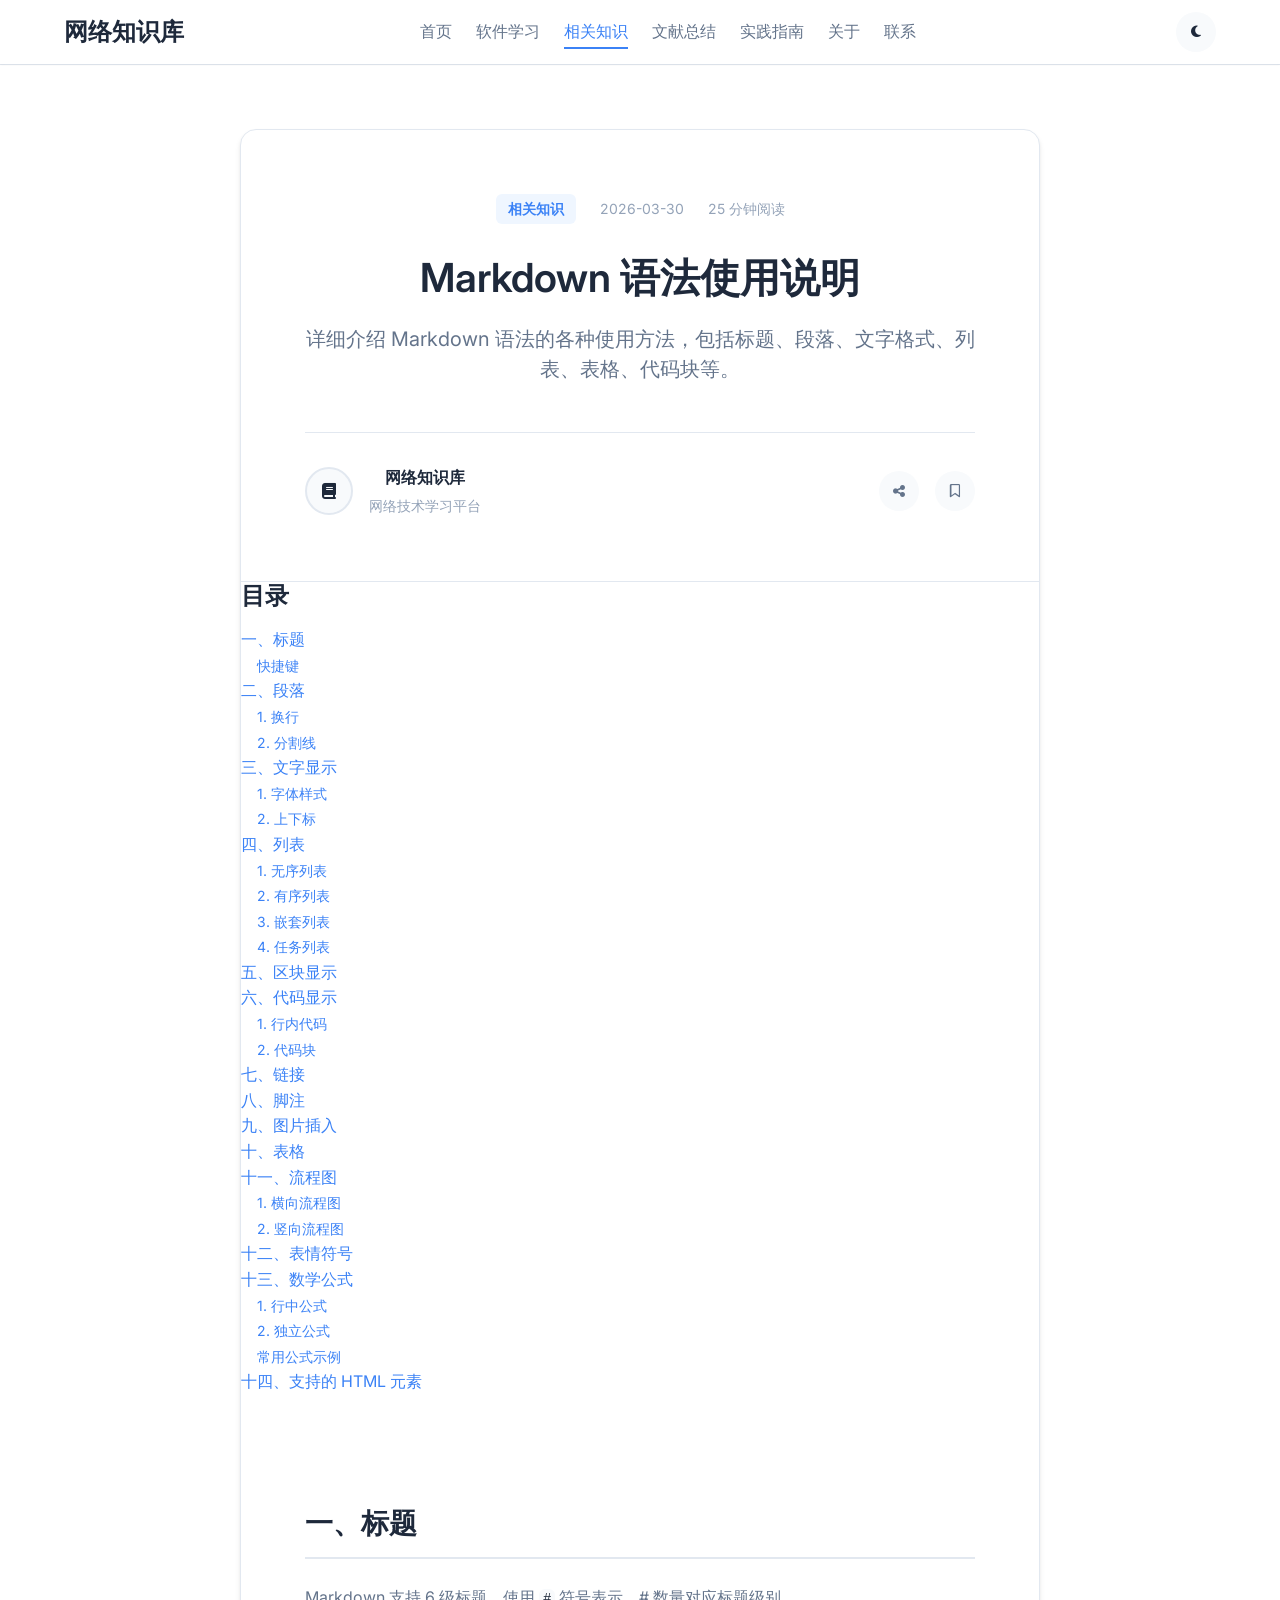
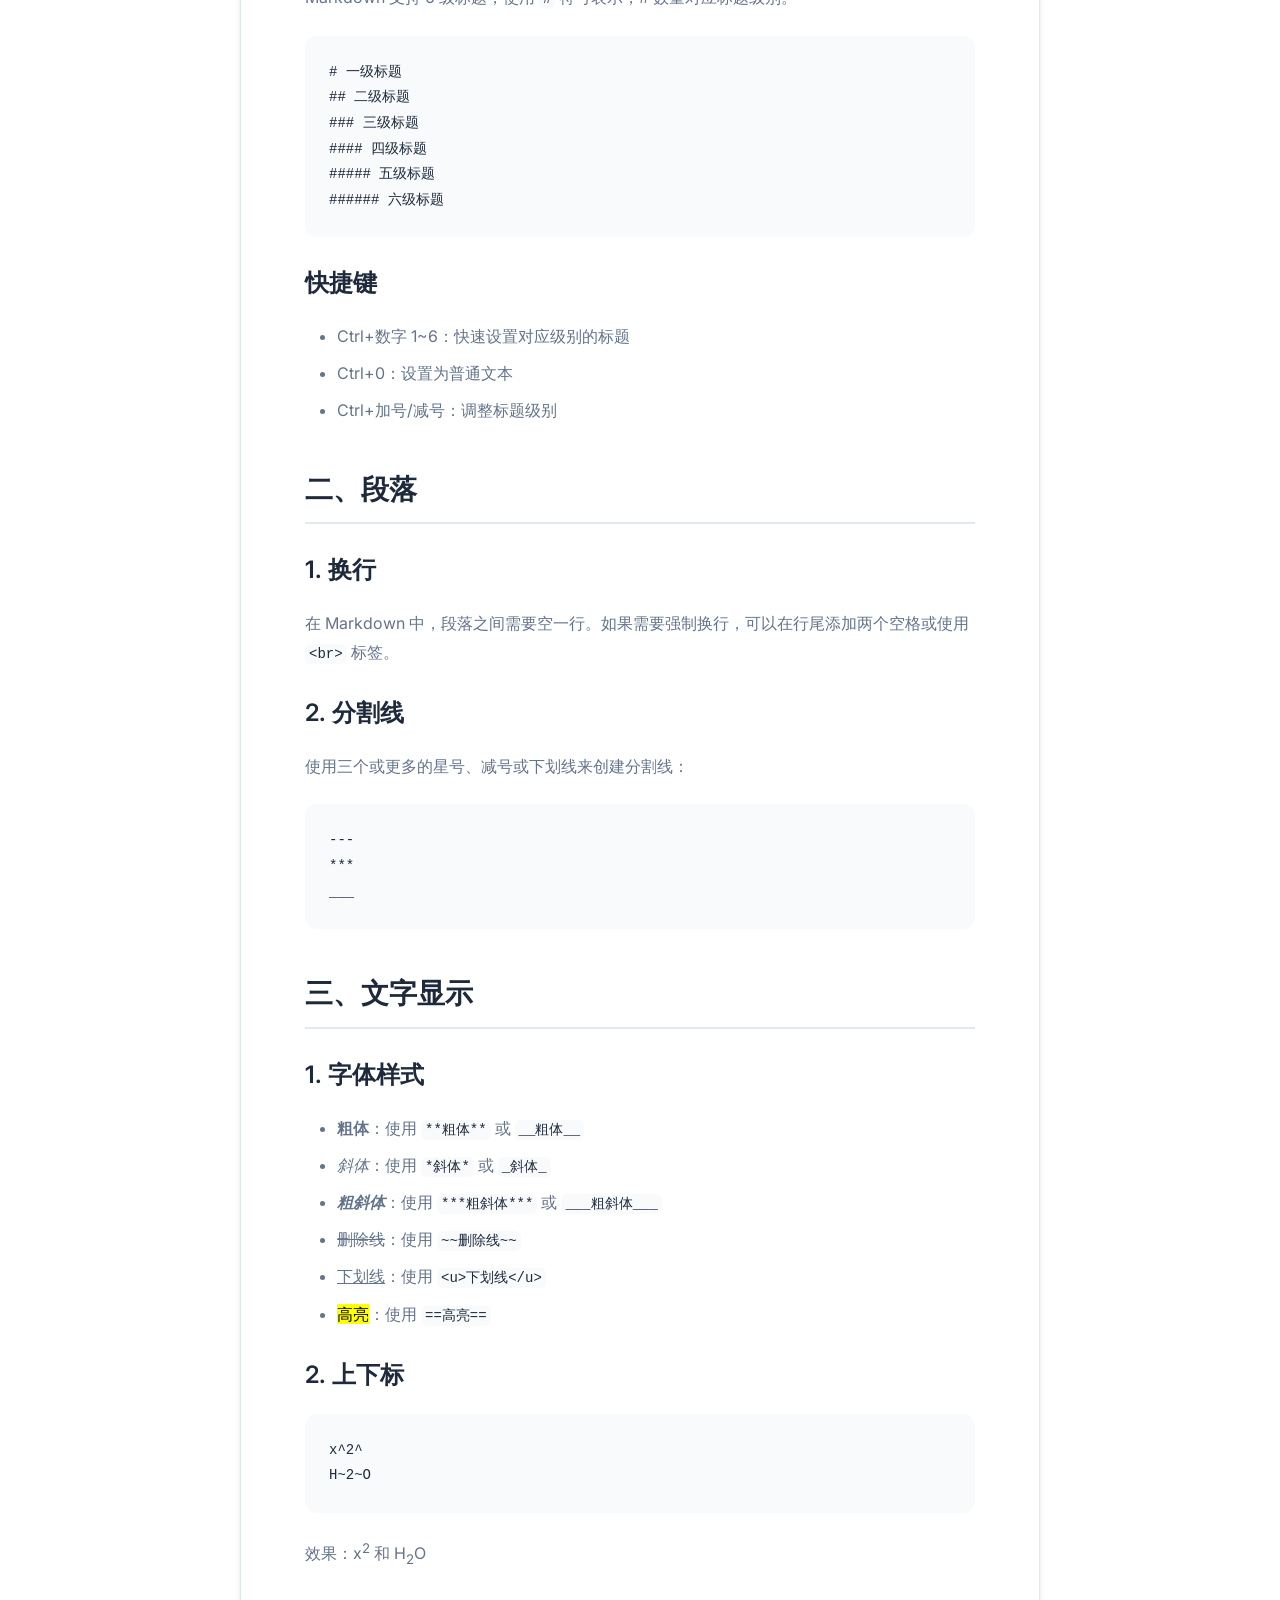
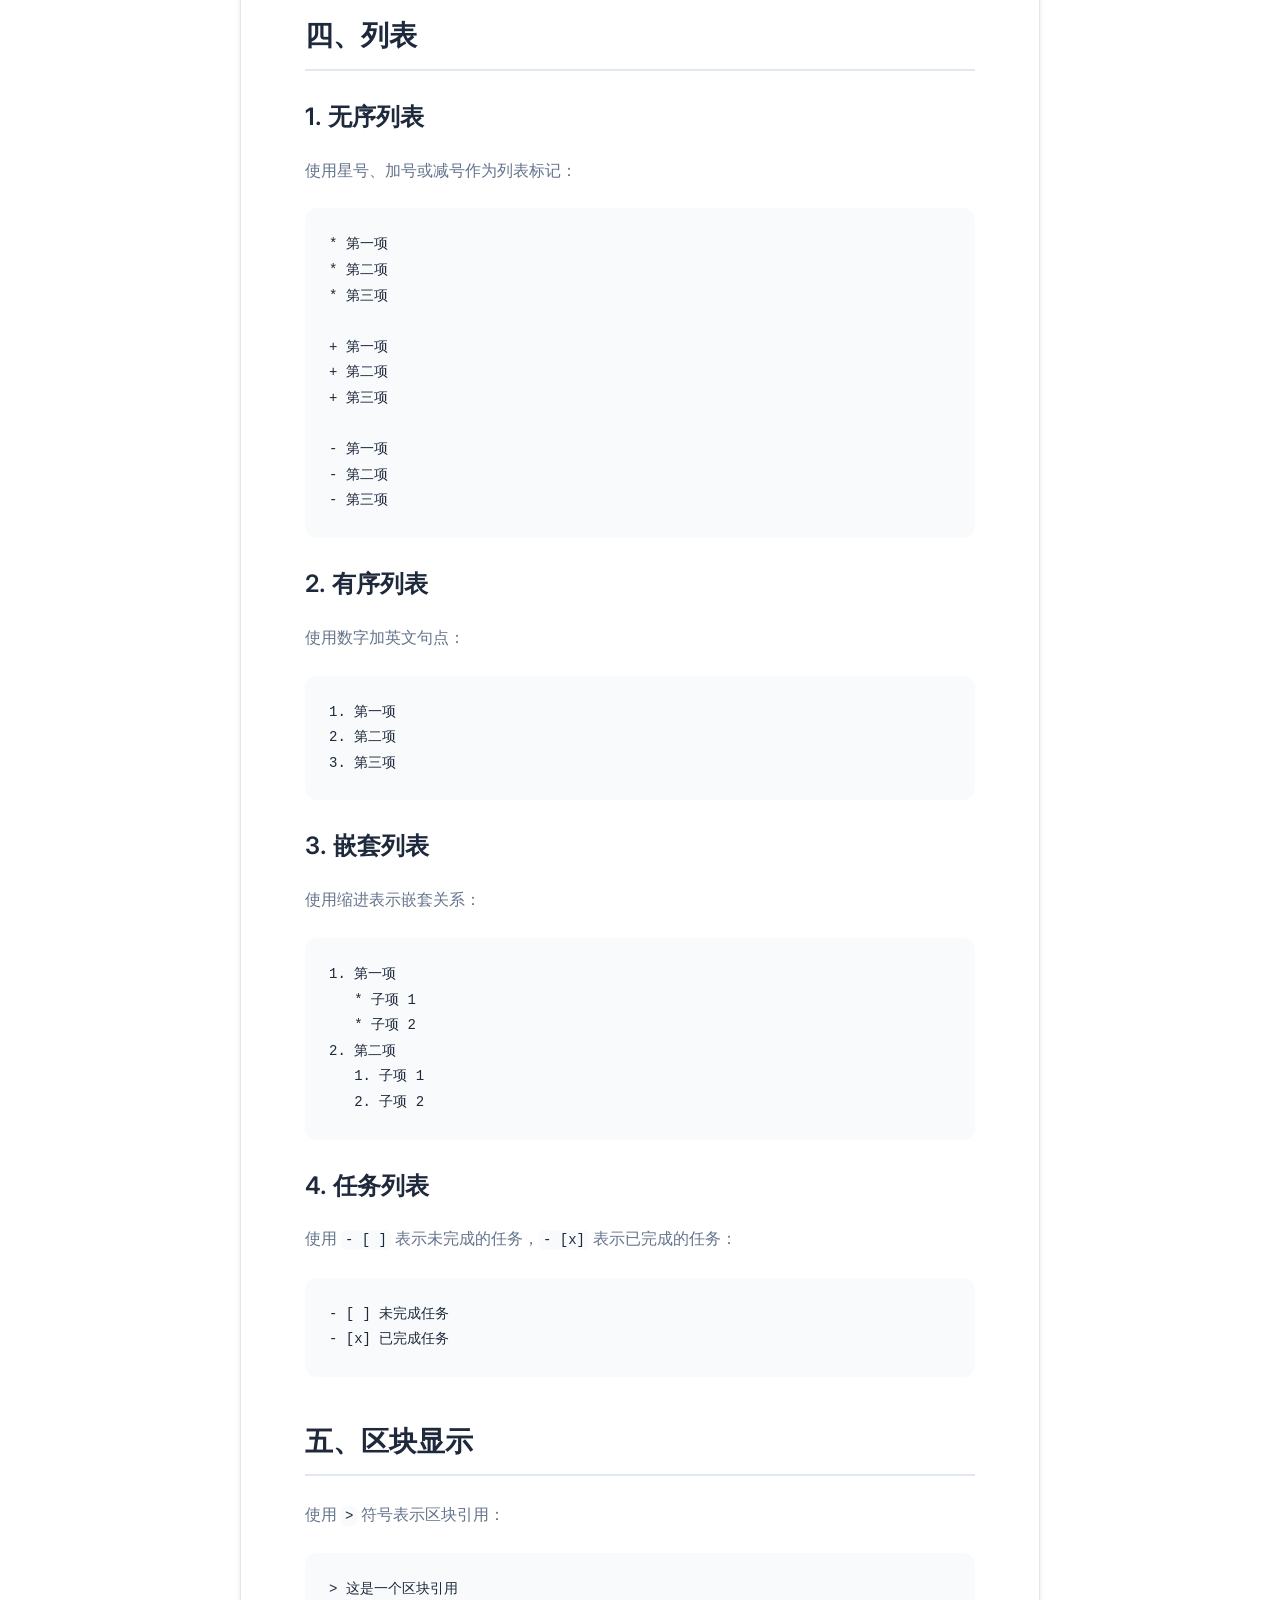
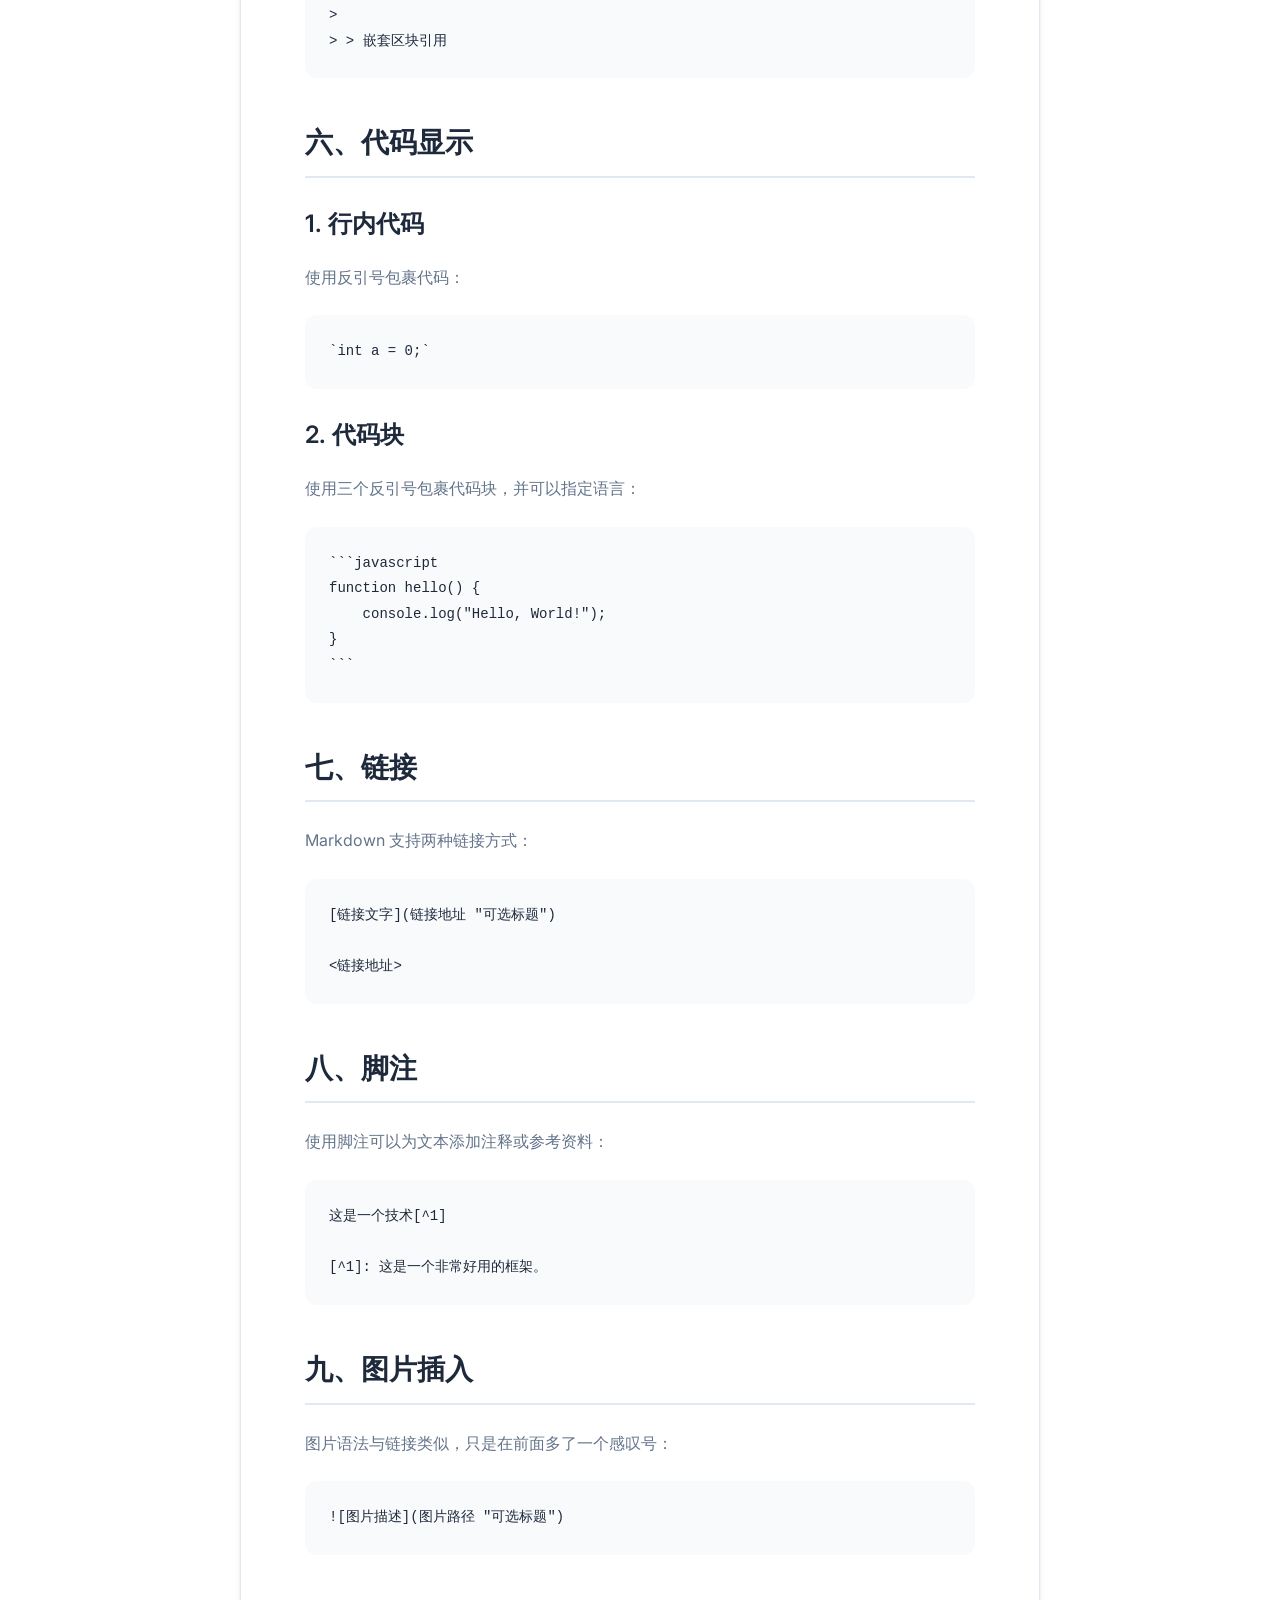
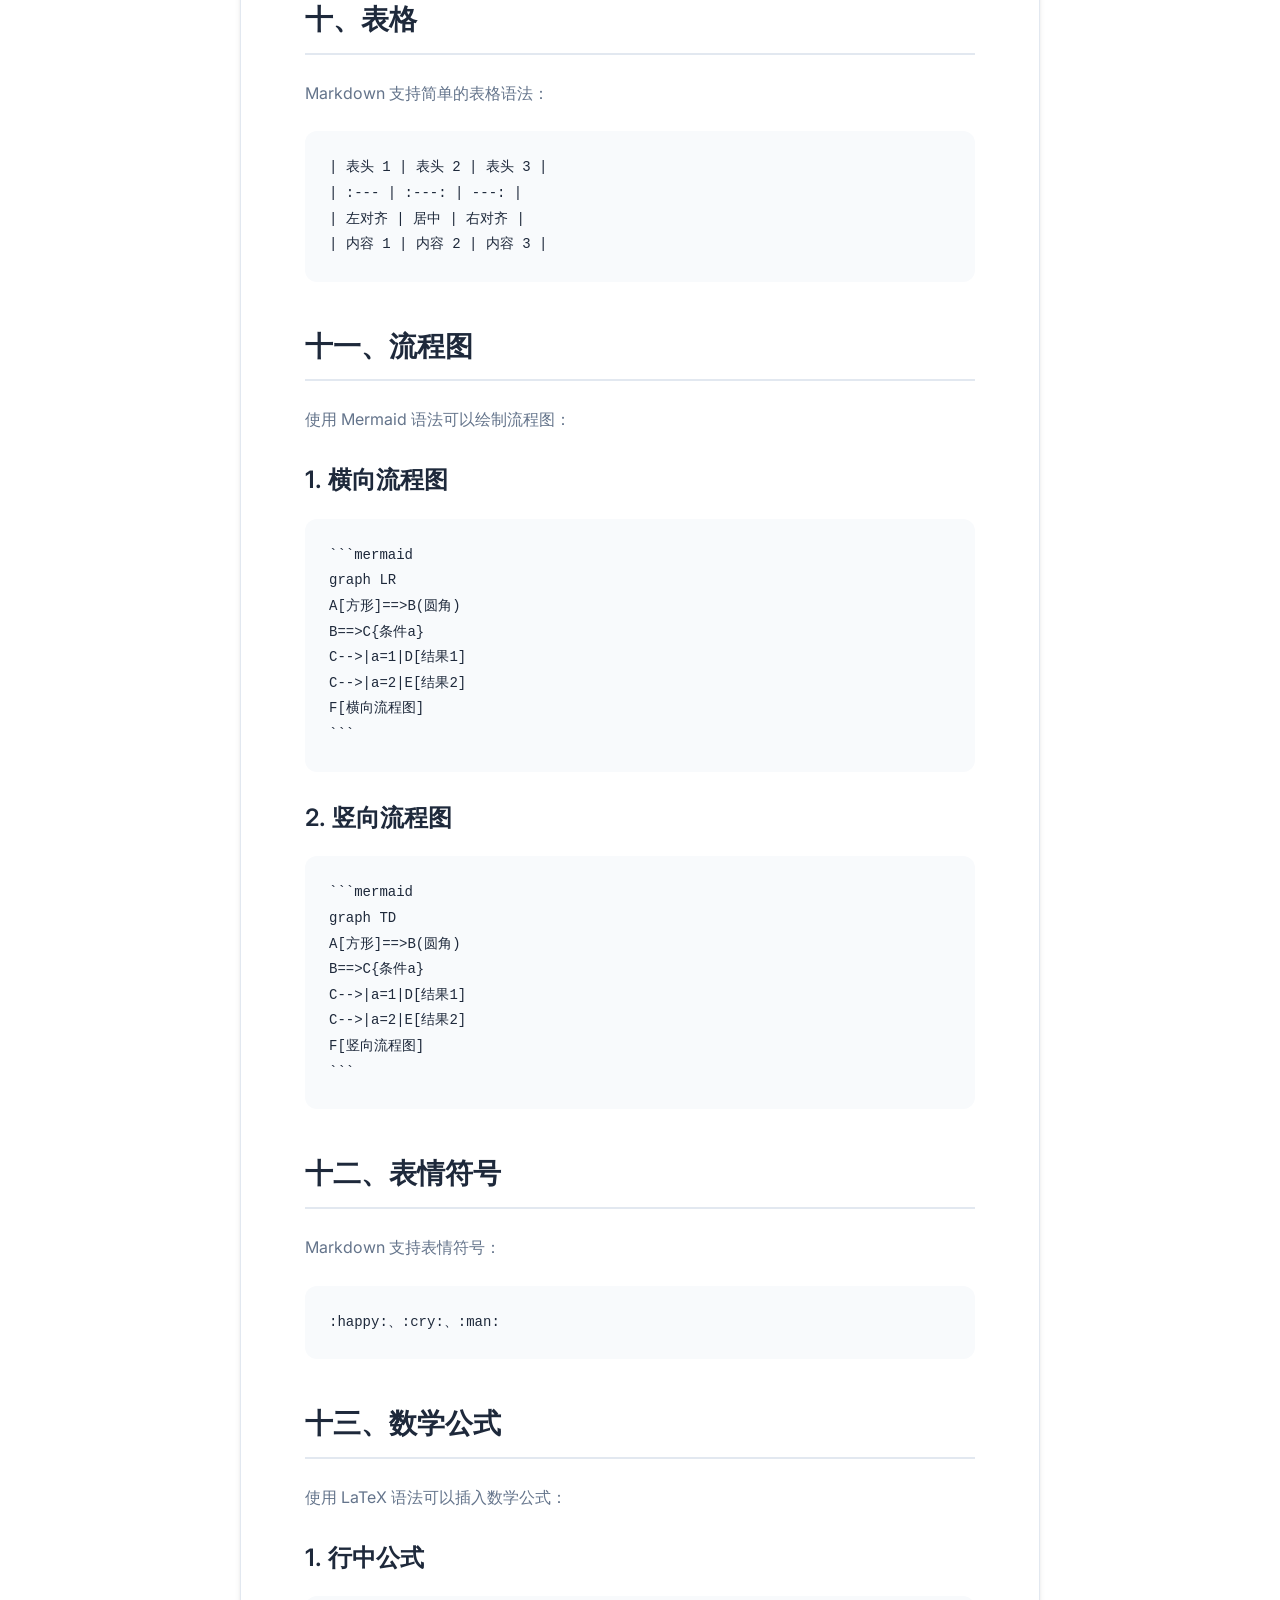
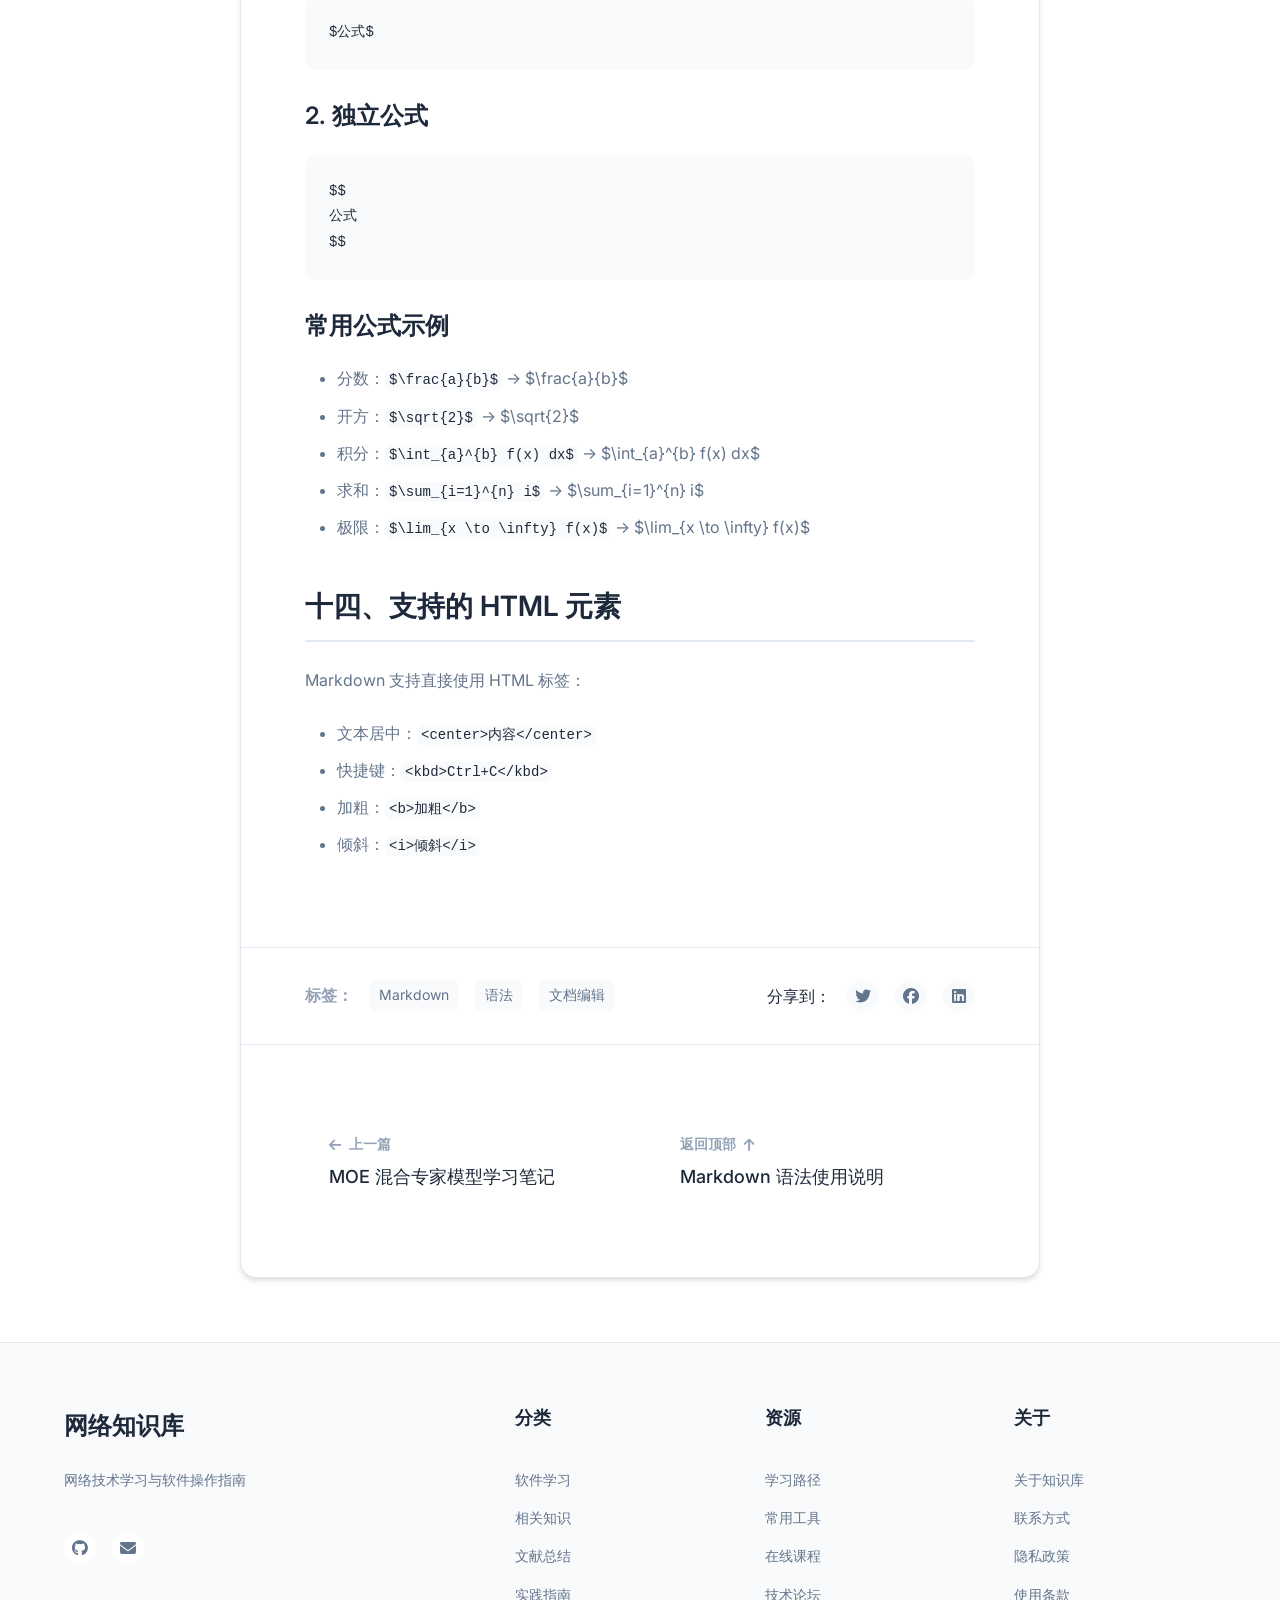
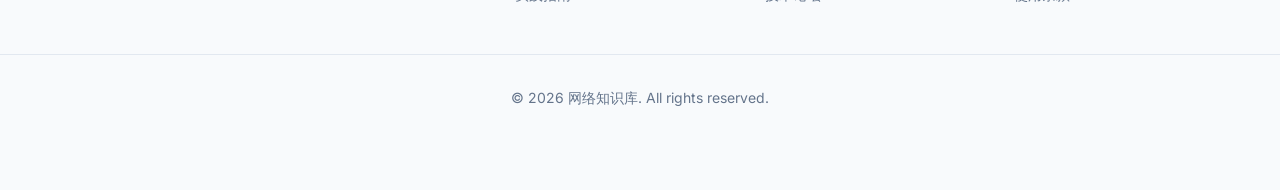
<file: post14.html>
<!DOCTYPE html>
<html lang="zh-CN">
<head>
    <meta charset="UTF-8">
    <meta name="viewport" content="width=device-width, initial-scale=1.0">
    <title>Markdown 语法使用说明 - 网络知识库</title>
    <link rel="stylesheet" href="styles.css">
    <link rel="preconnect" href="https://fonts.googleapis.com">
    <link rel="preconnect" href="https://fonts.gstatic.com" crossorigin>
    <link href="https://fonts.googleapis.com/css2?family=Inter:wght@300;400;500;600;700&display=swap" rel="stylesheet">
    <link rel="stylesheet" href="https://cdnjs.cloudflare.com/ajax/libs/font-awesome/6.4.0/css/all.min.css">
</head>
<body>
    <!-- 导航栏 -->
    <header class="header">
        <nav class="navbar">
            <div class="nav-container">
                <div class="logo">
                    <a href="index.html">网络知识库</a>
                </div>
                <ul class="nav-menu">
                    <li class="nav-item">
                        <a href="index.html" class="nav-link">首页</a>
                    </li>
                    <li class="nav-item">
                        <a href="index.html#software" class="nav-link">软件学习</a>
                    </li>
                    <li class="nav-item">
                        <a href="index.html#knowledge" class="nav-link active">相关知识</a>
                    </li>
                    <li class="nav-item">
                        <a href="index.html#literature" class="nav-link">文献总结</a>
                    </li>
                    <li class="nav-item">
                        <a href="index.html#practice" class="nav-link">实践指南</a>
                    </li>
                    <li class="nav-item">
                        <a href="about.html" class="nav-link">关于</a>
                    </li>
                    <li class="nav-item">
                        <a href="contact.html" class="nav-link">联系</a>
                    </li>
                </ul>
                <div class="hamburger">
                    <span class="bar"></span>
                    <span class="bar"></span>
                    <span class="bar"></span>
                </div>
                <div class="theme-toggle">
                    <button id="themeBtn" aria-label="切换主题">
                        <i class="fas fa-moon"></i>
                    </button>
                </div>
            </div>
        </nav>
    </header>

    <!-- 文章内容 -->
    <main class="main-content">
        <article class="article-full">
            <div class="article-header">
                <div class="article-meta">
                    <span class="article-category">相关知识</span>
                    <span class="article-date">2026-03-30</span>
                    <span class="article-read-time">25 分钟阅读</span>
                </div>
                <h1 class="article-title">Markdown 语法使用说明</h1>
                <p class="article-subtitle">详细介绍 Markdown 语法的各种使用方法，包括标题、段落、文字格式、列表、表格、代码块等。</p>
                <div class="article-author">
                    <div class="author-info">
                        <div class="author-avatar">
                            <i class="fas fa-book"></i>
                        </div>
                        <div class="author-details">
                            <span class="author-name">网络知识库</span>
                            <span class="author-role">网络技术学习平台</span>
                        </div>
                    </div>
                    <div class="article-actions">
                        <button class="action-btn" title="分享">
                            <i class="fas fa-share-alt"></i>
                        </button>
                        <button class="action-btn" title="收藏">
                            <i class="far fa-bookmark"></i>
                        </button>
                    </div>
                </div>
            </div>

            <div class="article-content">
                <h2>一、标题</h2>
                <p>Markdown 支持 6 级标题，使用 <code>#</code> 符号表示，# 数量对应标题级别。</p>
                <pre><code># 一级标题
## 二级标题
### 三级标题
#### 四级标题
##### 五级标题
###### 六级标题</code></pre>

                <h3>快捷键</h3>
                <ul>
                    <li>Ctrl+数字 1~6：快速设置对应级别的标题</li>
                    <li>Ctrl+0：设置为普通文本</li>
                    <li>Ctrl+加号/减号：调整标题级别</li>
                </ul>

                <h2>二、段落</h2>

                <h3>1. 换行</h3>
                <p>在 Markdown 中，段落之间需要空一行。如果需要强制换行，可以在行尾添加两个空格或使用 <code>&lt;br&gt;</code> 标签。</p>

                <h3>2. 分割线</h3>
                <p>使用三个或更多的星号、减号或下划线来创建分割线：</p>
                <pre><code>---
***
___</code></pre>

                <h2>三、文字显示</h2>

                <h3>1. 字体样式</h3>
                <ul>
                    <li><strong>粗体</strong>：使用 <code>**粗体**</code> 或 <code>__粗体__</code></li>
                    <li><em>斜体</em>：使用 <code>*斜体*</code> 或 <code>_斜体_</code></li>
                    <li><strong><em>粗斜体</em></strong>：使用 <code>***粗斜体***</code> 或 <code>___粗斜体___</code></li>
                    <li><del>删除线</del>：使用 <code>~~删除线~~</code></li>
                    <li><u>下划线</u>：使用 <code>&lt;u&gt;下划线&lt;/u&gt;</code></li>
                    <li><mark>高亮</mark>：使用 <code>==高亮==</code></li>
                </ul>

                <h3>2. 上下标</h3>
                <pre><code>x^2^  <!-- 上标 -->
H~2~O  <!-- 下标 --></code></pre>
                <p>效果：x<sup>2</sup> 和 H<sub>2</sub>O</p>

                <h2>四、列表</h2>

                <h3>1. 无序列表</h3>
                <p>使用星号、加号或减号作为列表标记：</p>
                <pre><code>* 第一项
* 第二项
* 第三项

+ 第一项
+ 第二项
+ 第三项

- 第一项
- 第二项
- 第三项</code></pre>

                <h3>2. 有序列表</h3>
                <p>使用数字加英文句点：</p>
                <pre><code>1. 第一项
2. 第二项
3. 第三项</code></pre>

                <h3>3. 嵌套列表</h3>
                <p>使用缩进表示嵌套关系：</p>
                <pre><code>1. 第一项
   * 子项 1
   * 子项 2
2. 第二项
   1. 子项 1
   2. 子项 2</code></pre>

                <h3>4. 任务列表</h3>
                <p>使用 <code>- [ ]</code> 表示未完成的任务，<code>- [x]</code> 表示已完成的任务：</p>
                <pre><code>- [ ] 未完成任务
- [x] 已完成任务</code></pre>

                <h2>五、区块显示</h2>
                <p>使用 <code>&gt;</code> 符号表示区块引用：</p>
                <pre><code>> 这是一个区块引用
>
> > 嵌套区块引用</code></pre>

                <h2>六、代码显示</h2>

                <h3>1. 行内代码</h3>
                <p>使用反引号包裹代码：</p>
                <pre><code>`int a = 0;`</code></pre>

                <h3>2. 代码块</h3>
                <p>使用三个反引号包裹代码块，并可以指定语言：</p>
                <pre><code>```javascript
function hello() {
    console.log("Hello, World!");
}
```</code></pre>

                <h2>七、链接</h2>
                <p>Markdown 支持两种链接方式：</p>
                <pre><code>[链接文字](链接地址 "可选标题")

&lt;链接地址&gt;</code></pre>

                <h2>八、脚注</h2>
                <p>使用脚注可以为文本添加注释或参考资料：</p>
                <pre><code>这是一个技术[^1]

[^1]: 这是一个非常好用的框架。</code></pre>

                <h2>九、图片插入</h2>
                <p>图片语法与链接类似，只是在前面多了一个感叹号：</p>
                <pre><code>![图片描述](图片路径 "可选标题")</code></pre>

                <h2>十、表格</h2>
                <p>Markdown 支持简单的表格语法：</p>
                <pre><code>| 表头 1 | 表头 2 | 表头 3 |
| :--- | :---: | ---: |
| 左对齐 | 居中 | 右对齐 |
| 内容 1 | 内容 2 | 内容 3 |</code></pre>

                <h2>十一、流程图</h2>
                <p>使用 Mermaid 语法可以绘制流程图：</p>

                <h3>1. 横向流程图</h3>
                <pre><code>```mermaid
graph LR
A[方形]==>B(圆角)
B==>C{条件a}
C-->|a=1|D[结果1]
C-->|a=2|E[结果2]
F[横向流程图]
```</code></pre>

                <h3>2. 竖向流程图</h3>
                <pre><code>```mermaid
graph TD
A[方形]==>B(圆角)
B==>C{条件a}
C-->|a=1|D[结果1]
C-->|a=2|E[结果2]
F[竖向流程图]
```</code></pre>

                <h2>十二、表情符号</h2>
                <p>Markdown 支持表情符号：</p>
                <pre><code>:happy:、:cry:、:man:</code></pre>

                <h2>十三、数学公式</h2>
                <p>使用 LaTeX 语法可以插入数学公式：</p>

                <h3>1. 行中公式</h3>
                <pre><code>$公式$</code></pre>

                <h3>2. 独立公式</h3>
                <pre><code>$$
公式
$$</code></pre>

                <h3>常用公式示例</h3>
                <ul>
                    <li>分数：<code>$\frac{a}{b}$</code> → $\frac{a}{b}$</li>
                    <li>开方：<code>$\sqrt{2}$</code> → $\sqrt{2}$</li>
                    <li>积分：<code>$\int_{a}^{b} f(x) dx$</code> → $\int_{a}^{b} f(x) dx$</li>
                    <li>求和：<code>$\sum_{i=1}^{n} i$</code> → $\sum_{i=1}^{n} i$</li>
                    <li>极限：<code>$\lim_{x \to \infty} f(x)$</code> → $\lim_{x \to \infty} f(x)$</li>
                </ul>

                <h2>十四、支持的 HTML 元素</h2>
                <p>Markdown 支持直接使用 HTML 标签：</p>
                <ul>
                    <li>文本居中：<code>&lt;center&gt;内容&lt;/center&gt;</code></li>
                    <li>快捷键：<code>&lt;kbd&gt;Ctrl+C&lt;/kbd&gt;</code></li>
                    <li>加粗：<code>&lt;b&gt;加粗&lt;/b&gt;</code></li>
                    <li>倾斜：<code>&lt;i&gt;倾斜&lt;/i&gt;</code></li>
                </ul>
            </div>

            <div class="article-footer">
                <div class="article-tags">
                    <span class="tags-label">标签：</span>
                    <a href="#" class="tag">Markdown</a>
                    <a href="#" class="tag">语法</a>
                    <a href="#" class="tag">文档编辑</a>
                </div>
                <div class="article-share">
                    <span>分享到：</span>
                    <a href="#" class="share-link"><i class="fab fa-twitter"></i></a>
                    <a href="#" class="share-link"><i class="fab fa-facebook"></i></a>
                    <a href="#" class="share-link"><i class="fab fa-linkedin"></i></a>
                </div>
            </div>

            <!-- 文章导航 -->
            <nav class="article-nav">
                <a href="post13.html" class="nav-prev">
                    <div class="nav-label"><i class="fas fa-arrow-left"></i> 上一篇</div>
                    <div class="nav-title">MOE 混合专家模型学习笔记</div>
                </a>
                <a href="#" class="nav-next">
                    <div class="nav-label">返回顶部 <i class="fas fa-arrow-up"></i></div>
                    <div class="nav-title">Markdown 语法使用说明</div>
                </a>
            </nav>
        </article>
    </main>

    <!-- 页脚 -->
    <footer class="footer">
        <div class="footer-content">
            <div class="footer-info">
                <div class="footer-logo">
                    <a href="index.html">网络知识库</a>
                </div>
                <p class="footer-description">网络技术学习与软件操作指南</p>
                <div class="social-links">
                    <a href="#" aria-label="GitHub">
                        <i class="fab fa-github"></i>
                    </a>
                    <a href="#" aria-label="Email">
                        <i class="fas fa-envelope"></i>
                    </a>
                </div>
            </div>
            <div class="footer-links">
                <div class="footer-column">
                    <h3>分类</h3>
                    <ul>
                        <li><a href="index.html#software">软件学习</a></li>
                        <li><a href="index.html#knowledge">相关知识</a></li>
                        <li><a href="index.html#literature">文献总结</a></li>
                        <li><a href="index.html#practice">实践指南</a></li>
                    </ul>
                </div>
                <div class="footer-column">
                    <h3>资源</h3>
                    <ul>
                        <li><a href="#">学习路径</a></li>
                        <li><a href="#">常用工具</a></li>
                        <li><a href="#">在线课程</a></li>
                        <li><a href="#">技术论坛</a></li>
                    </ul>
                </div>
                <div class="footer-column">
                    <h3>关于</h3>
                    <ul>
                        <li><a href="about.html">关于知识库</a></li>
                        <li><a href="contact.html">联系方式</a></li>
                        <li><a href="#">隐私政策</a></li>
                        <li><a href="#">使用条款</a></li>
                    </ul>
                </div>
            </div>
        </div>
        <div class="footer-bottom">
            <p>&copy; 2026 网络知识库. All rights reserved.</p>
        </div>
    </footer>

    <!-- JavaScript -->
    <script src="script.js"></script>
</body>
</html>
</file>
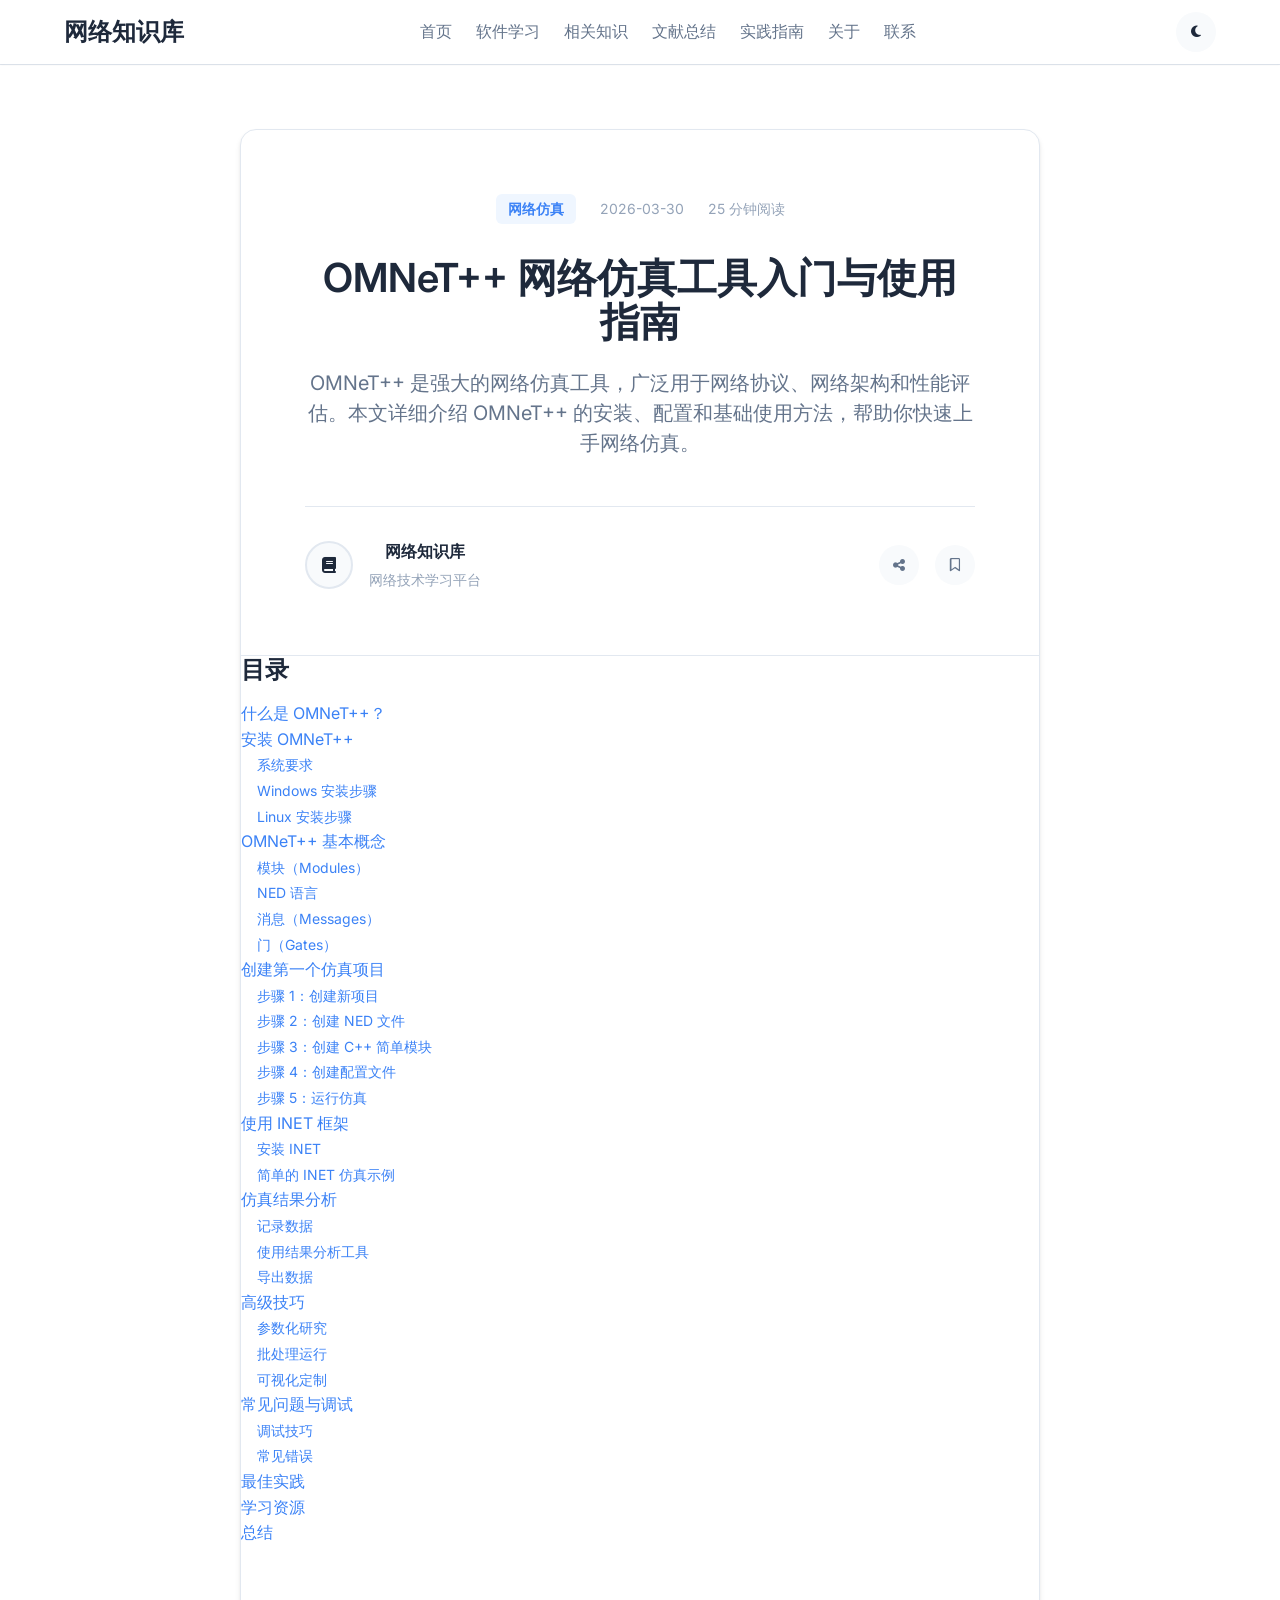
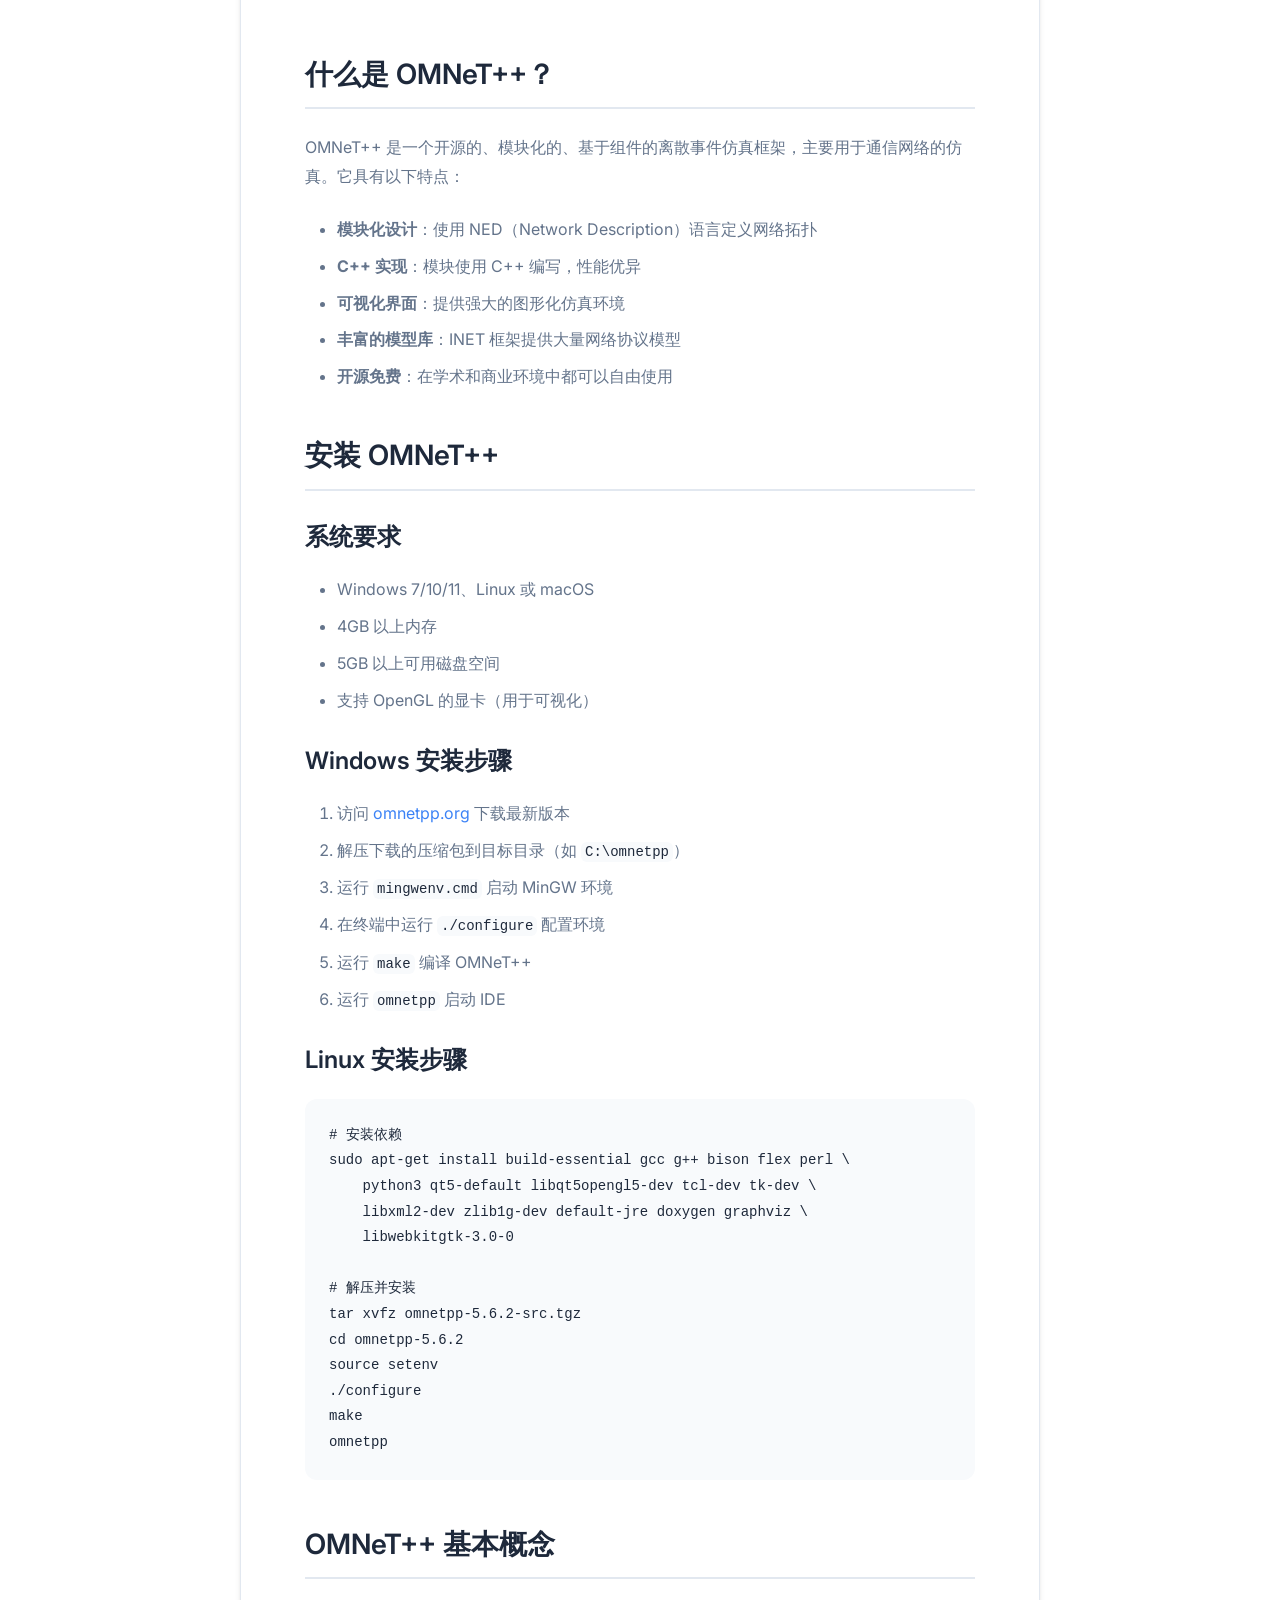
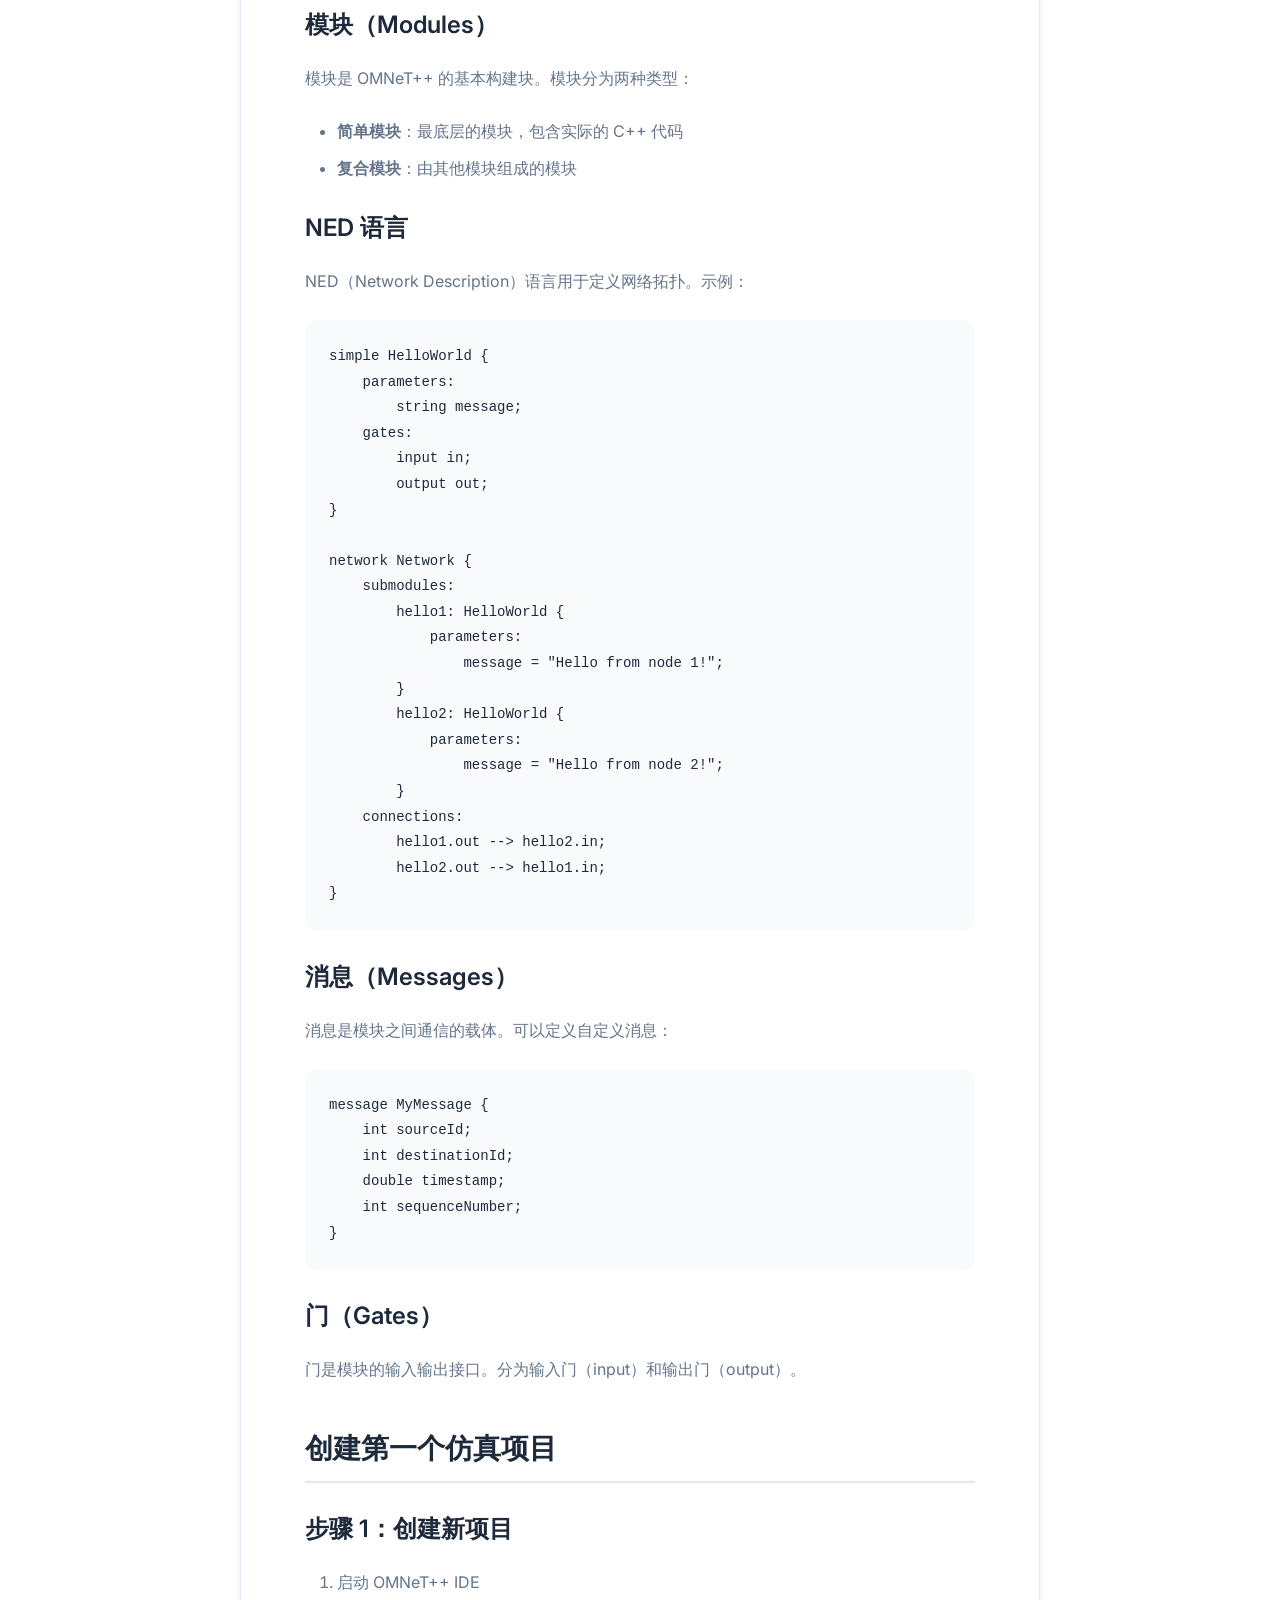
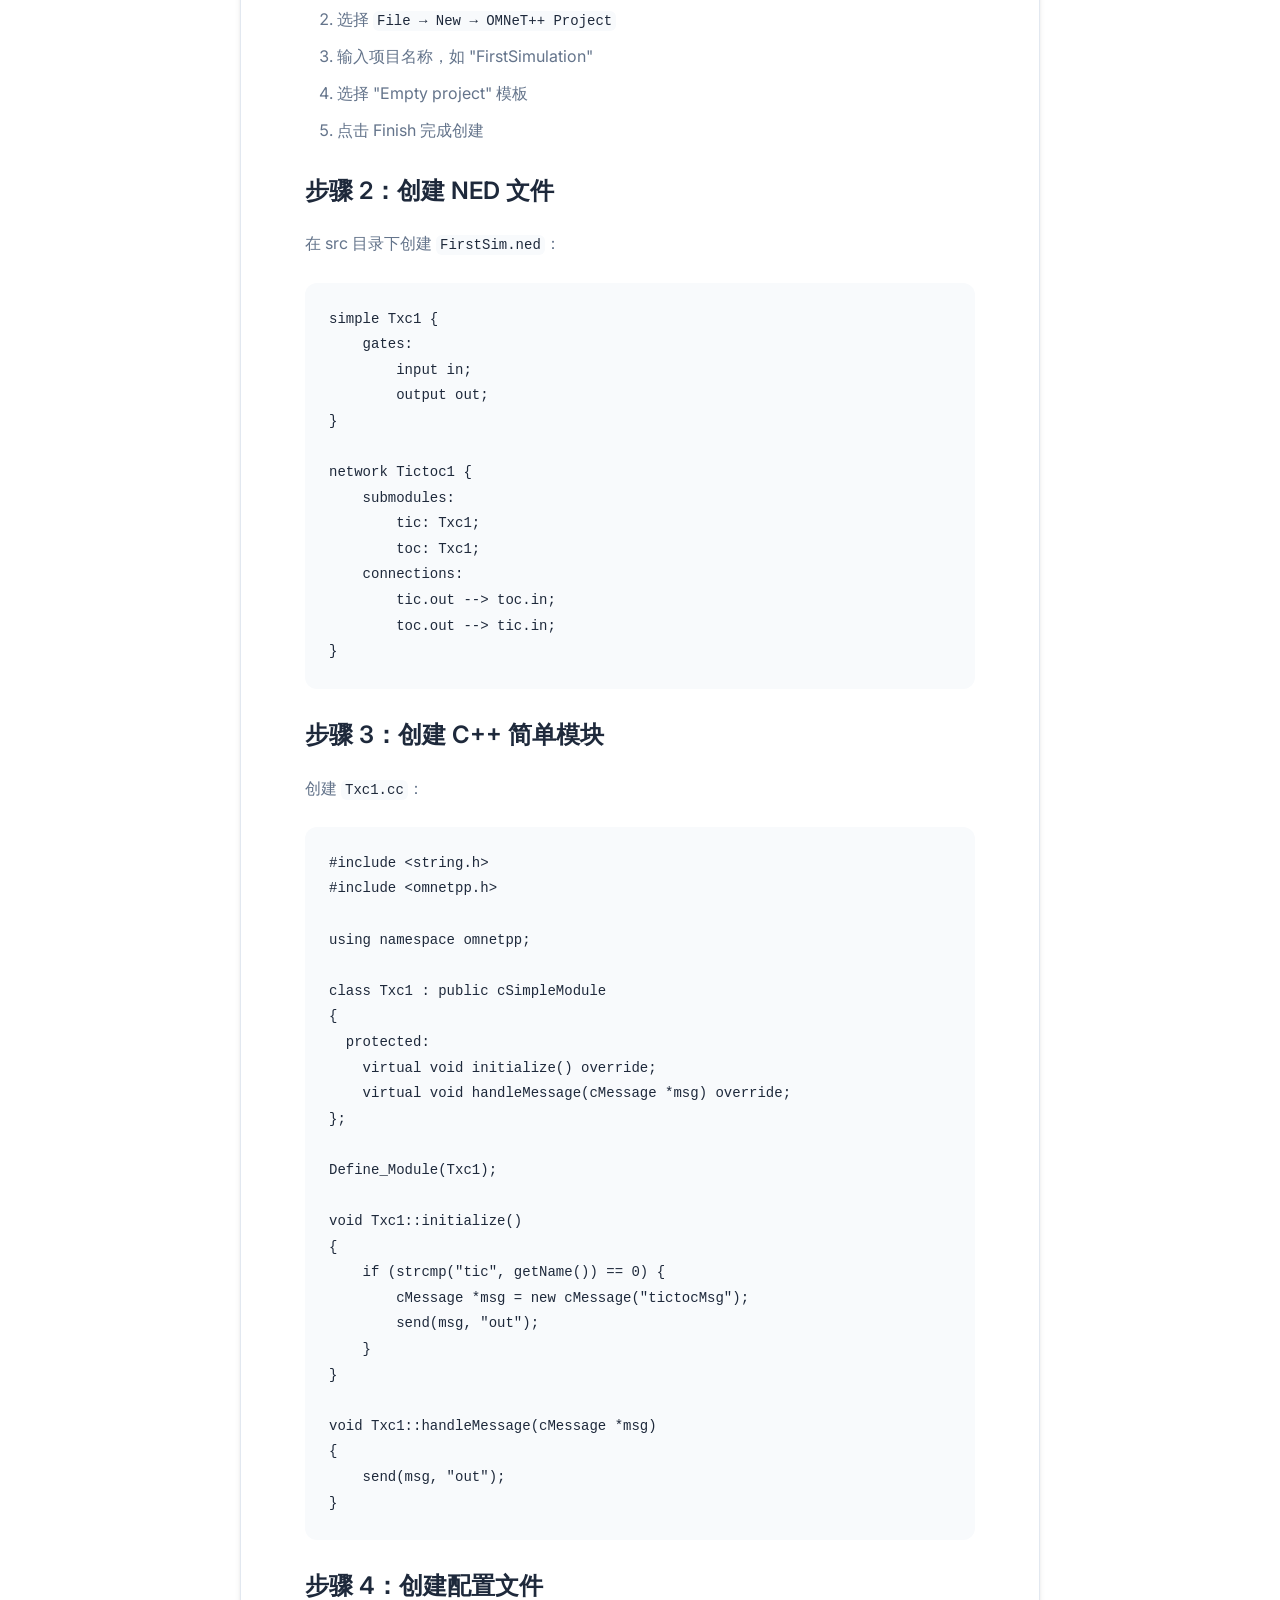
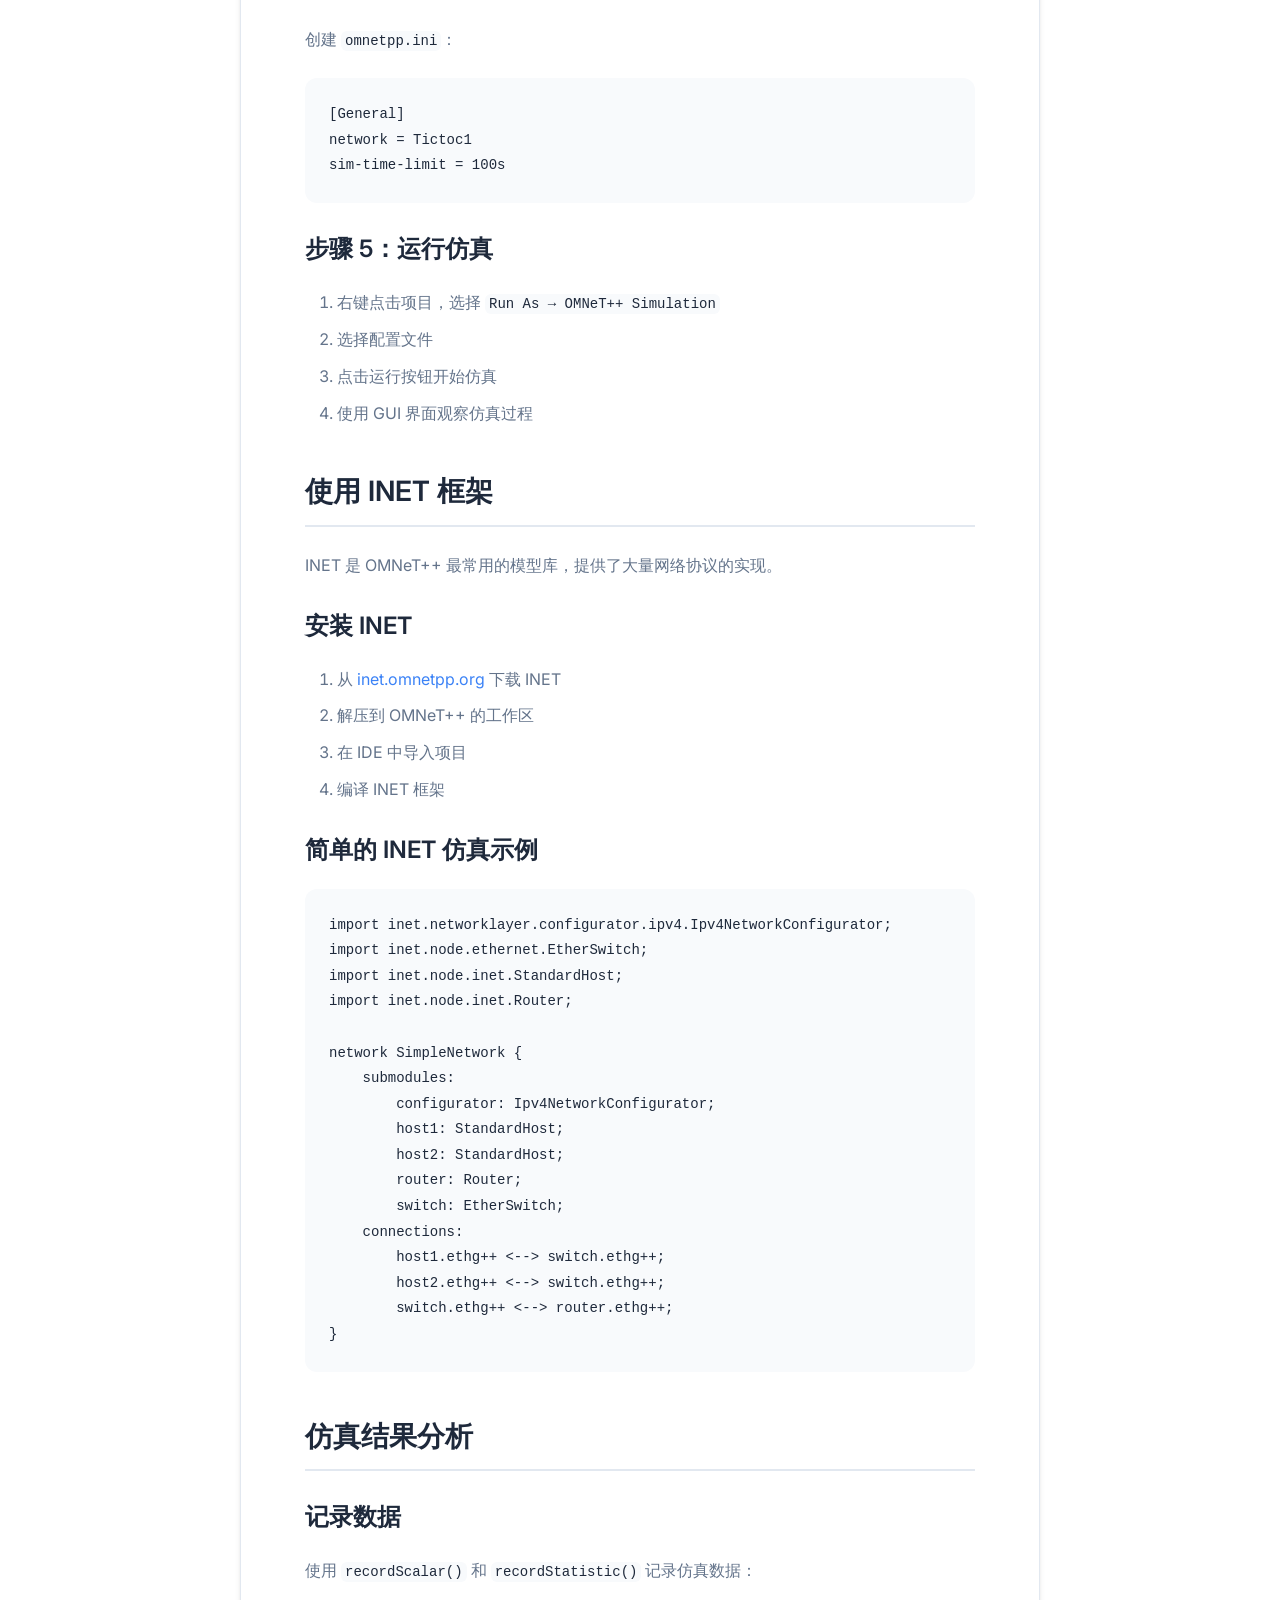
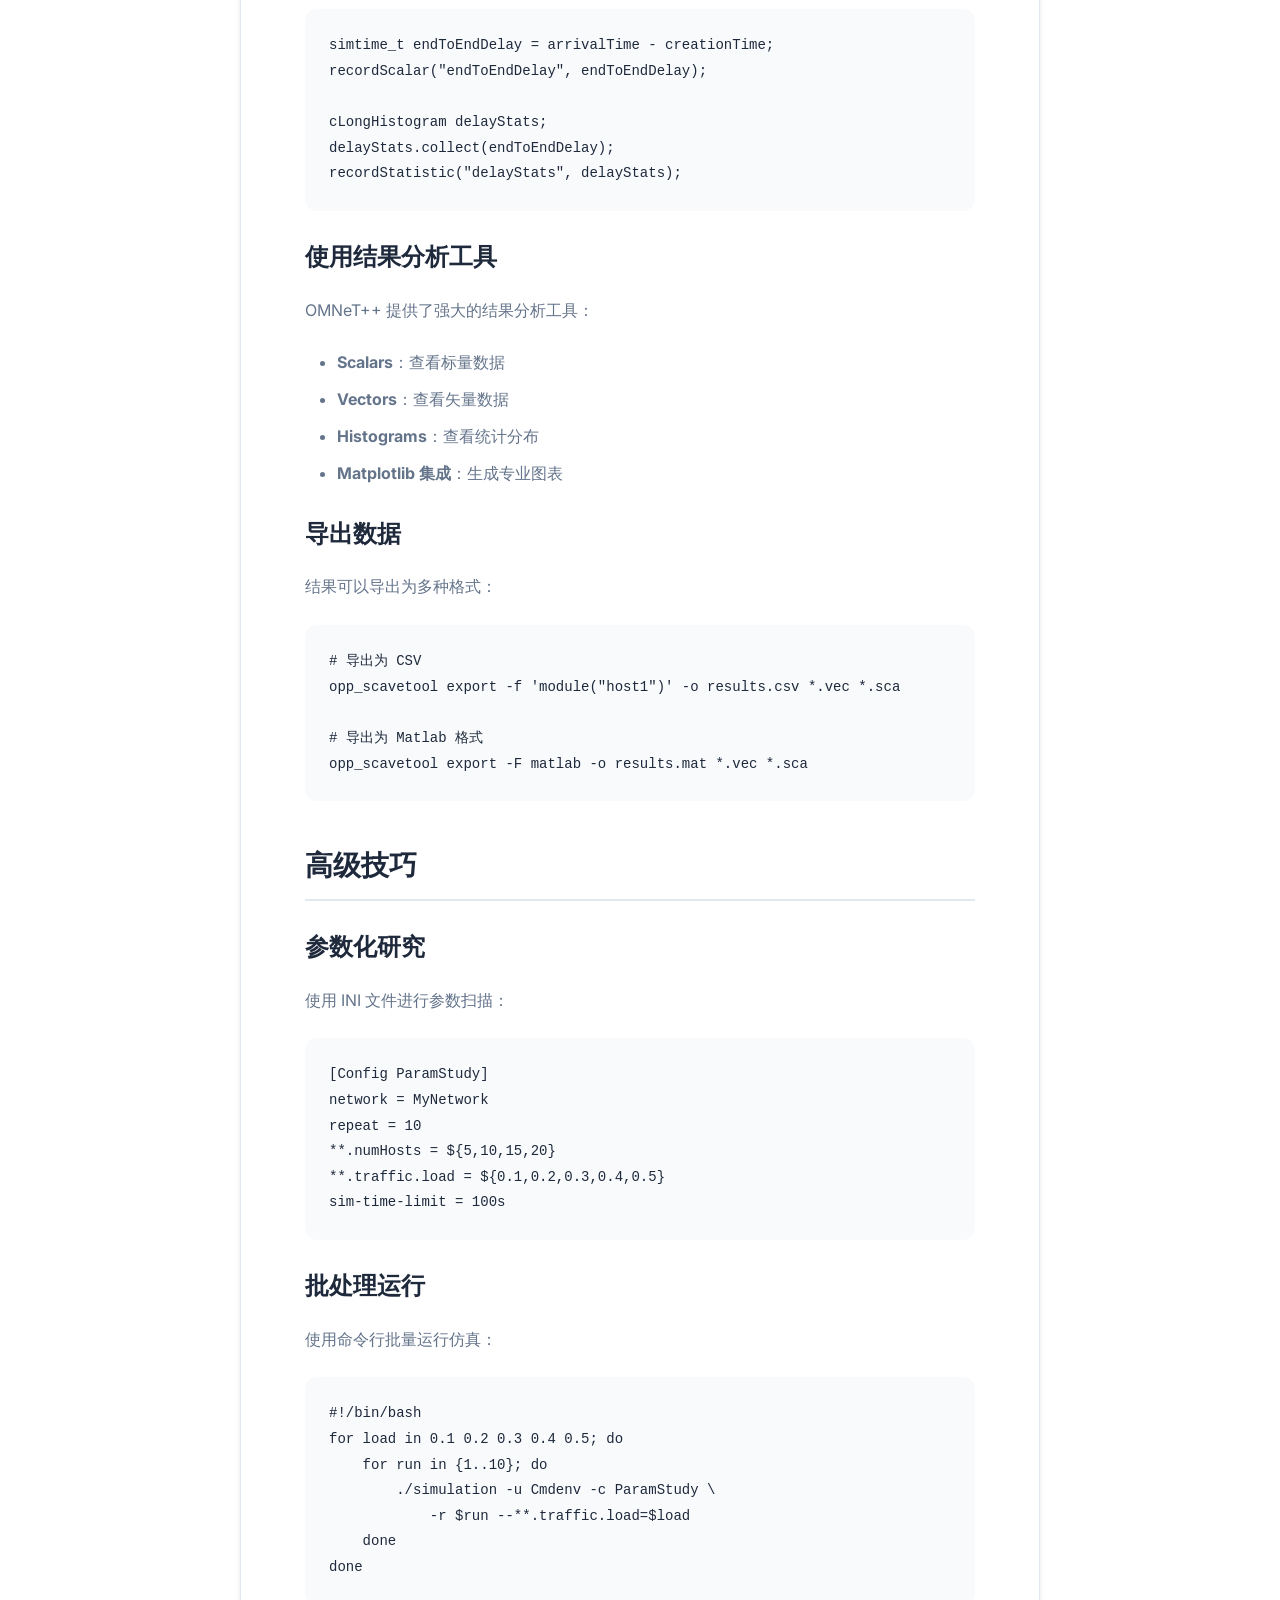
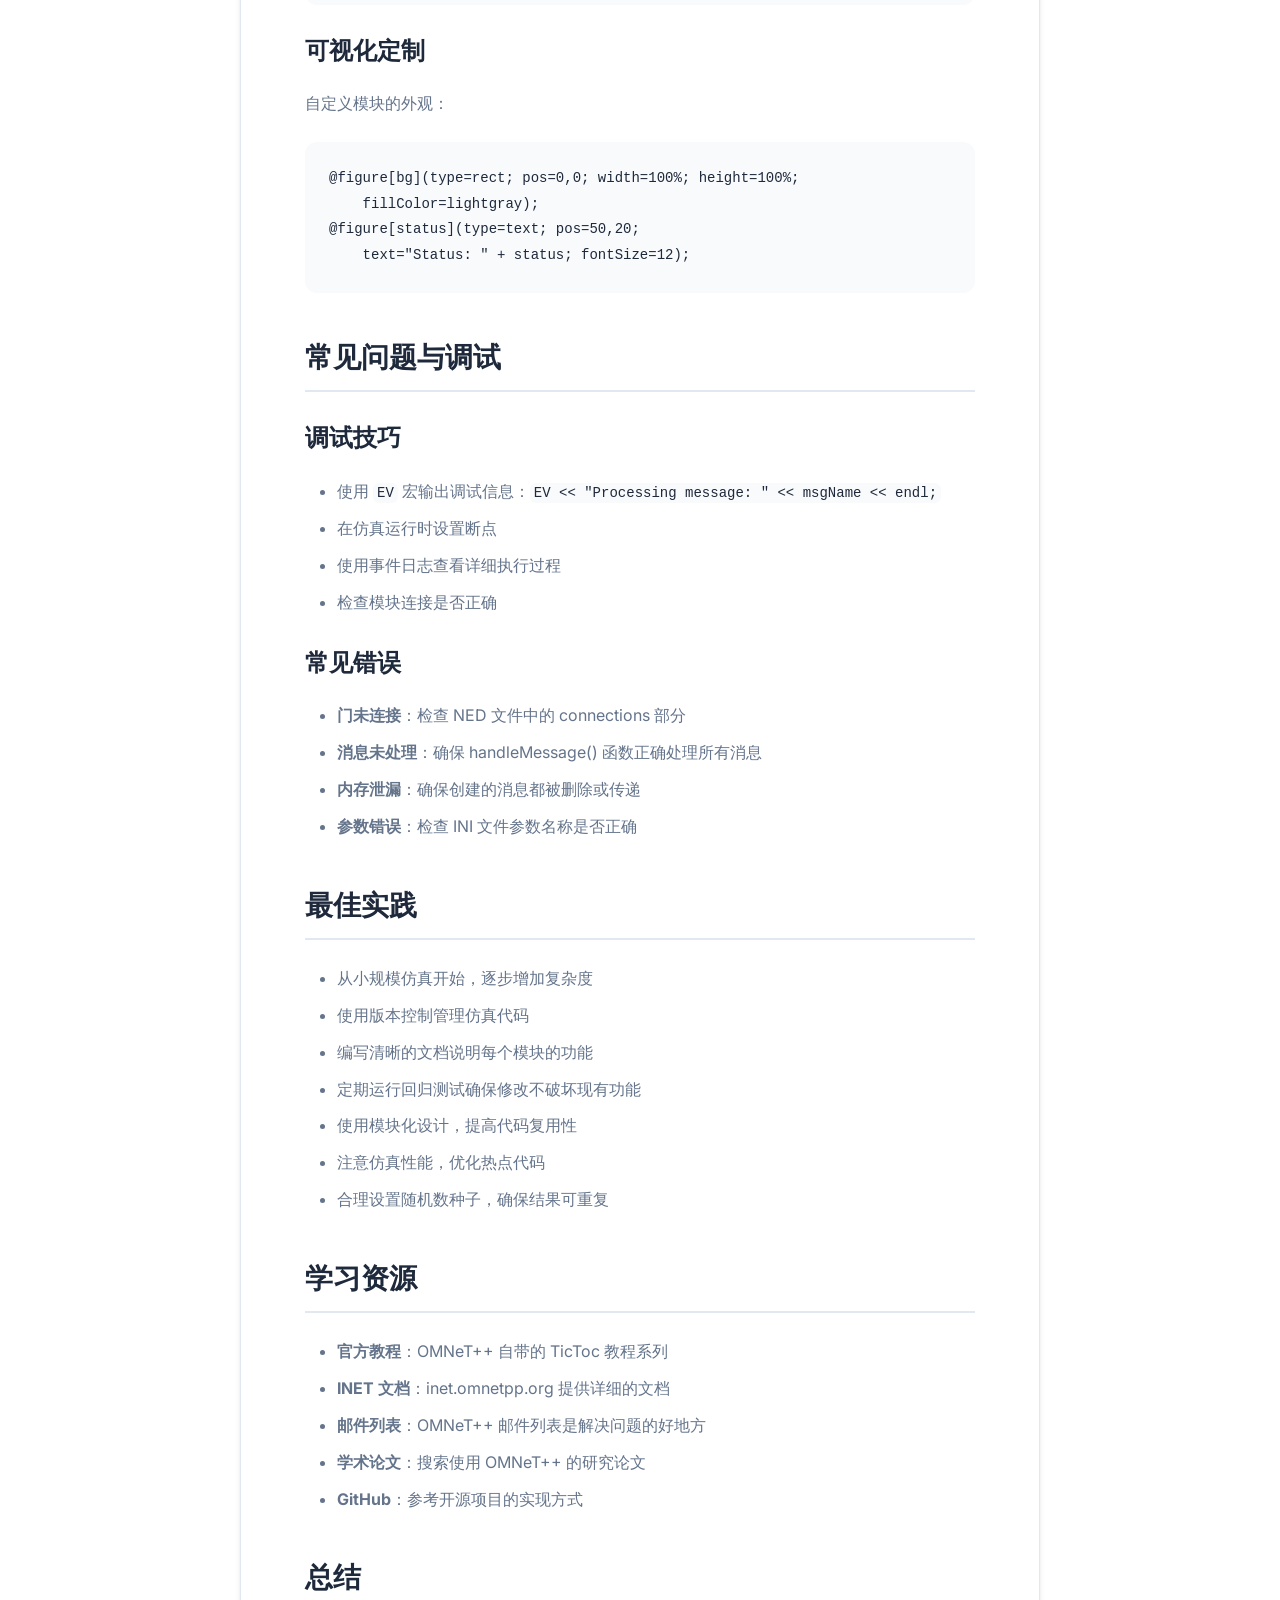
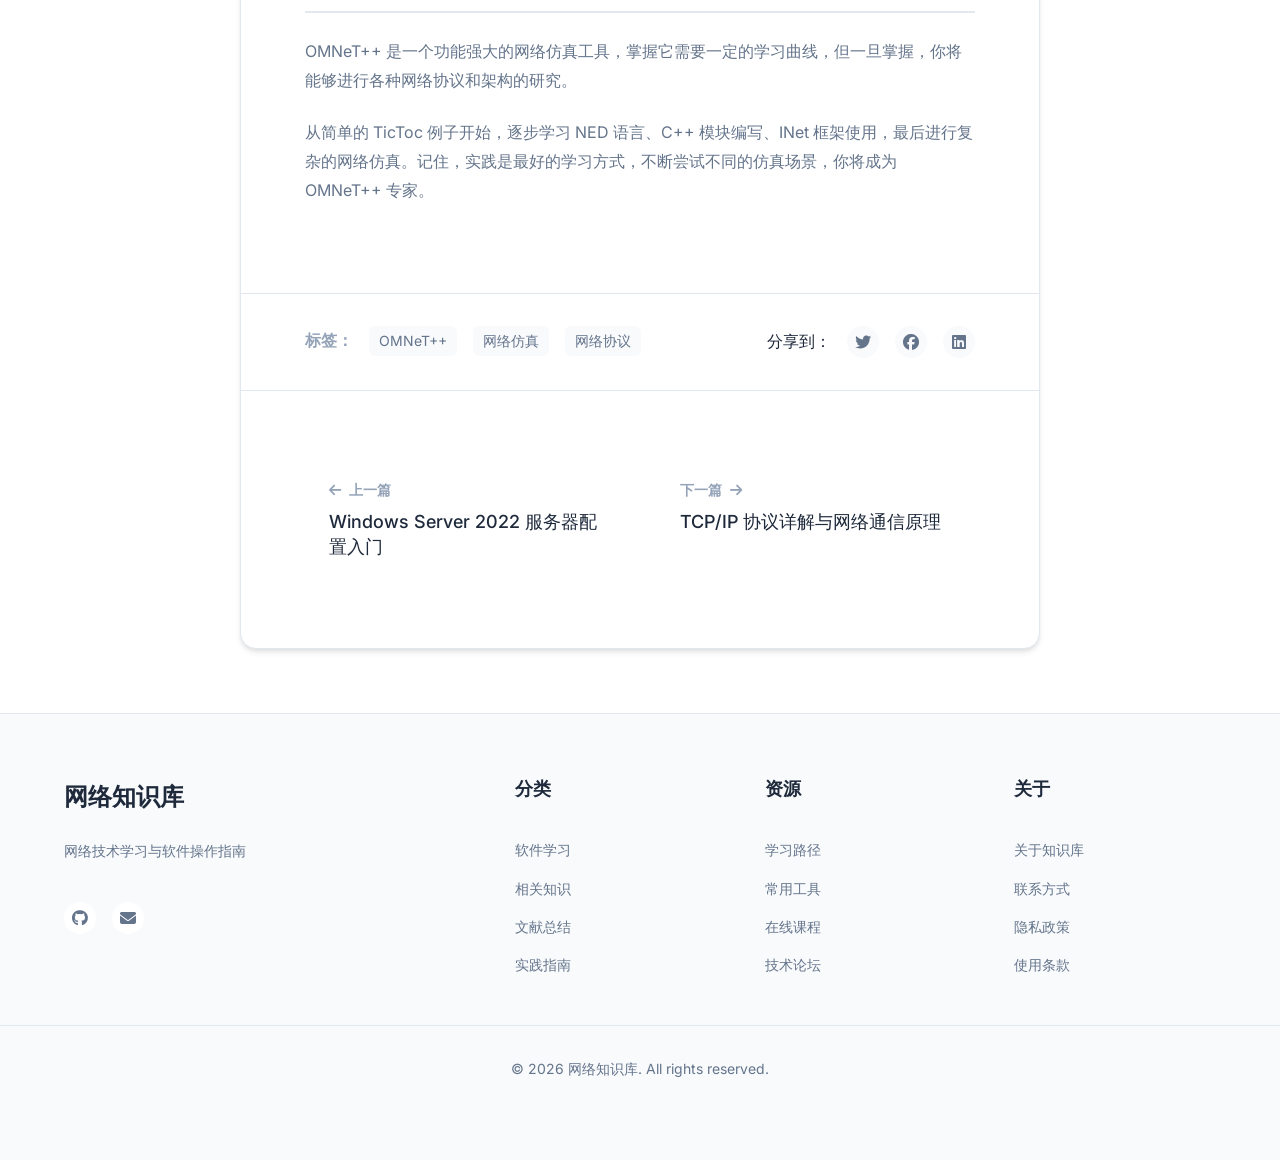
<file: post7.html>
<!DOCTYPE html>
<html lang="zh-CN">
<head>
    <meta charset="UTF-8">
    <meta name="viewport" content="width=device-width, initial-scale=1.0">
    <title>OMNeT++ 网络仿真工具入门与使用指南 - 网络知识库</title>
    <link rel="stylesheet" href="styles.css">
    <link rel="preconnect" href="https://fonts.googleapis.com">
    <link rel="preconnect" href="https://fonts.gstatic.com" crossorigin>
    <link href="https://fonts.googleapis.com/css2?family=Inter:wght@300;400;500;600;700&display=swap" rel="stylesheet">
    <link rel="stylesheet" href="https://cdnjs.cloudflare.com/ajax/libs/font-awesome/6.4.0/css/all.min.css">
</head>
<body>
    <!-- 导航栏 -->
    <header class="header">
        <nav class="navbar">
            <div class="nav-container">
                <div class="logo">
                    <a href="index.html">网络知识库</a>
                </div>
                <ul class="nav-menu">
                    <li class="nav-item">
                        <a href="index.html" class="nav-link">首页</a>
                    </li>
                    <li class="nav-item">
                        <a href="index.html#software" class="nav-link">软件学习</a>
                    </li>
                    <li class="nav-item">
                        <a href="index.html#knowledge" class="nav-link">相关知识</a>
                    </li>
                    <li class="nav-item">
                        <a href="index.html#literature" class="nav-link">文献总结</a>
                    </li>
                    <li class="nav-item">
                        <a href="index.html#practice" class="nav-link">实践指南</a>
                    </li>
                    <li class="nav-item">
                        <a href="about.html" class="nav-link">关于</a>
                    </li>
                    <li class="nav-item">
                        <a href="contact.html" class="nav-link">联系</a>
                    </li>
                </ul>
                <div class="hamburger">
                    <span class="bar"></span>
                    <span class="bar"></span>
                    <span class="bar"></span>
                </div>
                <div class="theme-toggle">
                    <button id="themeBtn" aria-label="切换主题">
                        <i class="fas fa-moon"></i>
                    </button>
                </div>
            </div>
        </nav>
    </header>

    <!-- 文章内容 -->
    <main class="main-content">
        <article class="article-full">
            <div class="article-header">
                <div class="article-meta">
                    <span class="article-category">网络仿真</span>
                    <span class="article-date">2026-03-30</span>
                    <span class="article-read-time">25 分钟阅读</span>
                </div>
                <h1 class="article-title">OMNeT++ 网络仿真工具入门与使用指南</h1>
                <p class="article-subtitle">OMNeT++ 是强大的网络仿真工具，广泛用于网络协议、网络架构和性能评估。本文详细介绍 OMNeT++ 的安装、配置和基础使用方法，帮助你快速上手网络仿真。</p>
                <div class="article-author">
                    <div class="author-info">
                        <div class="author-avatar">
                            <i class="fas fa-book"></i>
                        </div>
                        <div class="author-details">
                            <span class="author-name">网络知识库</span>
                            <span class="author-role">网络技术学习平台</span>
                        </div>
                    </div>
                    <div class="article-actions">
                        <button class="action-btn" title="分享">
                            <i class="fas fa-share-alt"></i>
                        </button>
                        <button class="action-btn" title="收藏">
                            <i class="far fa-bookmark"></i>
                        </button>
                    </div>
                </div>
            </div>

            <div class="article-content">
                <h2>什么是 OMNeT++？</h2>
                <p>OMNeT++ 是一个开源的、模块化的、基于组件的离散事件仿真框架，主要用于通信网络的仿真。它具有以下特点：</p>
                <ul>
                    <li><strong>模块化设计</strong>：使用 NED（Network Description）语言定义网络拓扑</li>
                    <li><strong>C++ 实现</strong>：模块使用 C++ 编写，性能优异</li>
                    <li><strong>可视化界面</strong>：提供强大的图形化仿真环境</li>
                    <li><strong>丰富的模型库</strong>：INET 框架提供大量网络协议模型</li>
                    <li><strong>开源免费</strong>：在学术和商业环境中都可以自由使用</li>
                </ul>

                <h2>安装 OMNeT++</h2>

                <h3>系统要求</h3>
                <ul>
                    <li>Windows 7/10/11、Linux 或 macOS</li>
                    <li>4GB 以上内存</li>
                    <li>5GB 以上可用磁盘空间</li>
                    <li>支持 OpenGL 的显卡（用于可视化）</li>
                </ul>

                <h3>Windows 安装步骤</h3>
                <ol>
                    <li>访问 <a href="https://omnetpp.org">omnetpp.org</a> 下载最新版本</li>
                    <li>解压下载的压缩包到目标目录（如 <code>C:\omnetpp</code>）</li>
                    <li>运行 <code>mingwenv.cmd</code> 启动 MinGW 环境</li>
                    <li>在终端中运行 <code>./configure</code> 配置环境</li>
                    <li>运行 <code>make</code> 编译 OMNeT++</li>
                    <li>运行 <code>omnetpp</code> 启动 IDE</li>
                </ol>

                <h3>Linux 安装步骤</h3>
                <pre><code># 安装依赖
sudo apt-get install build-essential gcc g++ bison flex perl \
    python3 qt5-default libqt5opengl5-dev tcl-dev tk-dev \
    libxml2-dev zlib1g-dev default-jre doxygen graphviz \
    libwebkitgtk-3.0-0

# 解压并安装
tar xvfz omnetpp-5.6.2-src.tgz
cd omnetpp-5.6.2
source setenv
./configure
make
omnetpp</code></pre>

                <h2>OMNeT++ 基本概念</h2>

                <h3>模块（Modules）</h3>
                <p>模块是 OMNeT++ 的基本构建块。模块分为两种类型：</p>
                <ul>
                    <li><strong>简单模块</strong>：最底层的模块，包含实际的 C++ 代码</li>
                    <li><strong>复合模块</strong>：由其他模块组成的模块</li>
                </ul>

                <h3>NED 语言</h3>
                <p>NED（Network Description）语言用于定义网络拓扑。示例：</p>
                <pre><code>simple HelloWorld {
    parameters:
        string message;
    gates:
        input in;
        output out;
}

network Network {
    submodules:
        hello1: HelloWorld {
            parameters:
                message = "Hello from node 1!";
        }
        hello2: HelloWorld {
            parameters:
                message = "Hello from node 2!";
        }
    connections:
        hello1.out --> hello2.in;
        hello2.out --> hello1.in;
}</code></pre>

                <h3>消息（Messages）</h3>
                <p>消息是模块之间通信的载体。可以定义自定义消息：</p>
                <pre><code>message MyMessage {
    int sourceId;
    int destinationId;
    double timestamp;
    int sequenceNumber;
}</code></pre>

                <h3>门（Gates）</h3>
                <p>门是模块的输入输出接口。分为输入门（input）和输出门（output）。</p>

                <h2>创建第一个仿真项目</h2>

                <h3>步骤 1：创建新项目</h3>
                <ol>
                    <li>启动 OMNeT++ IDE</li>
                    <li>选择 <code>File → New → OMNeT++ Project</code></li>
                    <li>输入项目名称，如 "FirstSimulation"</li>
                    <li>选择 "Empty project" 模板</li>
                    <li>点击 Finish 完成创建</li>
                </ol>

                <h3>步骤 2：创建 NED 文件</h3>
                <p>在 src 目录下创建 <code>FirstSim.ned</code>：</p>
                <pre><code>simple Txc1 {
    gates:
        input in;
        output out;
}

network Tictoc1 {
    submodules:
        tic: Txc1;
        toc: Txc1;
    connections:
        tic.out --> toc.in;
        toc.out --> tic.in;
}</code></pre>

                <h3>步骤 3：创建 C++ 简单模块</h3>
                <p>创建 <code>Txc1.cc</code>：</p>
                <pre><code>#include &lt;string.h&gt;
#include &lt;omnetpp.h&gt;

using namespace omnetpp;

class Txc1 : public cSimpleModule
{
  protected:
    virtual void initialize() override;
    virtual void handleMessage(cMessage *msg) override;
};

Define_Module(Txc1);

void Txc1::initialize()
{
    if (strcmp("tic", getName()) == 0) {
        cMessage *msg = new cMessage("tictocMsg");
        send(msg, "out");
    }
}

void Txc1::handleMessage(cMessage *msg)
{
    send(msg, "out");
}</code></pre>

                <h3>步骤 4：创建配置文件</h3>
                <p>创建 <code>omnetpp.ini</code>：</p>
                <pre><code>[General]
network = Tictoc1
sim-time-limit = 100s</code></pre>

                <h3>步骤 5：运行仿真</h3>
                <ol>
                    <li>右键点击项目，选择 <code>Run As → OMNeT++ Simulation</code></li>
                    <li>选择配置文件</li>
                    <li>点击运行按钮开始仿真</li>
                    <li>使用 GUI 界面观察仿真过程</li>
                </ol>

                <h2>使用 INET 框架</h2>
                <p>INET 是 OMNeT++ 最常用的模型库，提供了大量网络协议的实现。</p>

                <h3>安装 INET</h3>
                <ol>
                    <li>从 <a href="https://inet.omnetpp.org">inet.omnetpp.org</a> 下载 INET</li>
                    <li>解压到 OMNeT++ 的工作区</li>
                    <li>在 IDE 中导入项目</li>
                    <li>编译 INET 框架</li>
                </ol>

                <h3>简单的 INET 仿真示例</h3>
                <pre><code>import inet.networklayer.configurator.ipv4.Ipv4NetworkConfigurator;
import inet.node.ethernet.EtherSwitch;
import inet.node.inet.StandardHost;
import inet.node.inet.Router;

network SimpleNetwork {
    submodules:
        configurator: Ipv4NetworkConfigurator;
        host1: StandardHost;
        host2: StandardHost;
        router: Router;
        switch: EtherSwitch;
    connections:
        host1.ethg++ &lt;--> switch.ethg++;
        host2.ethg++ &lt;--> switch.ethg++;
        switch.ethg++ &lt;--> router.ethg++;
}</code></pre>

                <h2>仿真结果分析</h2>

                <h3>记录数据</h3>
                <p>使用 <code>recordScalar()</code> 和 <code>recordStatistic()</code> 记录仿真数据：</p>
                <pre><code>simtime_t endToEndDelay = arrivalTime - creationTime;
recordScalar("endToEndDelay", endToEndDelay);

cLongHistogram delayStats;
delayStats.collect(endToEndDelay);
recordStatistic("delayStats", delayStats);</code></pre>

                <h3>使用结果分析工具</h3>
                <p>OMNeT++ 提供了强大的结果分析工具：</p>
                <ul>
                    <li><strong>Scalars</strong>：查看标量数据</li>
                    <li><strong>Vectors</strong>：查看矢量数据</li>
                    <li><strong>Histograms</strong>：查看统计分布</li>
                    <li><strong>Matplotlib 集成</strong>：生成专业图表</li>
                </ul>

                <h3>导出数据</h3>
                <p>结果可以导出为多种格式：</p>
                <pre><code># 导出为 CSV
opp_scavetool export -f 'module("host1")' -o results.csv *.vec *.sca

# 导出为 Matlab 格式
opp_scavetool export -F matlab -o results.mat *.vec *.sca</code></pre>

                <h2>高级技巧</h2>

                <h3>参数化研究</h3>
                <p>使用 INI 文件进行参数扫描：</p>
                <pre><code>[Config ParamStudy]
network = MyNetwork
repeat = 10
**.numHosts = ${5,10,15,20}
**.traffic.load = ${0.1,0.2,0.3,0.4,0.5}
sim-time-limit = 100s</code></pre>

                <h3>批处理运行</h3>
                <p>使用命令行批量运行仿真：</p>
                <pre><code>#!/bin/bash
for load in 0.1 0.2 0.3 0.4 0.5; do
    for run in {1..10}; do
        ./simulation -u Cmdenv -c ParamStudy \
            -r $run --**.traffic.load=$load
    done
done</code></pre>

                <h3>可视化定制</h3>
                <p>自定义模块的外观：</p>
                <pre><code>@figure[bg](type=rect; pos=0,0; width=100%; height=100%;
    fillColor=lightgray);
@figure[status](type=text; pos=50,20;
    text="Status: " + status; fontSize=12);</code></pre>

                <h2>常见问题与调试</h2>

                <h3>调试技巧</h3>
                <ul>
                    <li>使用 <code>EV</code> 宏输出调试信息：<code>EV &lt;&lt; "Processing message: " &lt;&lt; msgName &lt;&lt; endl;</code></li>
                    <li>在仿真运行时设置断点</li>
                    <li>使用事件日志查看详细执行过程</li>
                    <li>检查模块连接是否正确</li>
                </ul>

                <h3>常见错误</h3>
                <ul>
                    <li><strong>门未连接</strong>：检查 NED 文件中的 connections 部分</li>
                    <li><strong>消息未处理</strong>：确保 handleMessage() 函数正确处理所有消息</li>
                    <li><strong>内存泄漏</strong>：确保创建的消息都被删除或传递</li>
                    <li><strong>参数错误</strong>：检查 INI 文件参数名称是否正确</li>
                </ul>

                <h2>最佳实践</h2>
                <ul>
                    <li>从小规模仿真开始，逐步增加复杂度</li>
                    <li>使用版本控制管理仿真代码</li>
                    <li>编写清晰的文档说明每个模块的功能</li>
                    <li>定期运行回归测试确保修改不破坏现有功能</li>
                    <li>使用模块化设计，提高代码复用性</li>
                    <li>注意仿真性能，优化热点代码</li>
                    <li>合理设置随机数种子，确保结果可重复</li>
                </ul>

                <h2>学习资源</h2>
                <ul>
                    <li><strong>官方教程</strong>：OMNeT++ 自带的 TicToc 教程系列</li>
                    <li><strong>INET 文档</strong>：inet.omnetpp.org 提供详细的文档</li>
                    <li><strong>邮件列表</strong>：OMNeT++ 邮件列表是解决问题的好地方</li>
                    <li><strong>学术论文</strong>：搜索使用 OMNeT++ 的研究论文</li>
                    <li><strong>GitHub</strong>：参考开源项目的实现方式</li>
                </ul>

                <h2>总结</h2>
                <p>OMNeT++ 是一个功能强大的网络仿真工具，掌握它需要一定的学习曲线，但一旦掌握，你将能够进行各种网络协议和架构的研究。</p>
                <p>从简单的 TicToc 例子开始，逐步学习 NED 语言、C++ 模块编写、INet 框架使用，最后进行复杂的网络仿真。记住，实践是最好的学习方式，不断尝试不同的仿真场景，你将成为 OMNeT++ 专家。</p>
            </div>

            <div class="article-footer">
                <div class="article-tags">
                    <span class="tags-label">标签：</span>
                    <a href="#" class="tag">OMNeT++</a>
                    <a href="#" class="tag">网络仿真</a>
                    <a href="#" class="tag">网络协议</a>
                </div>
                <div class="article-share">
                    <span>分享到：</span>
                    <a href="#" class="share-link"><i class="fab fa-twitter"></i></a>
                    <a href="#" class="share-link"><i class="fab fa-facebook"></i></a>
                    <a href="#" class="share-link"><i class="fab fa-linkedin"></i></a>
                </div>
            </div>

            <!-- 文章导航 -->
            <nav class="article-nav">
                <a href="post3.html" class="nav-prev">
                    <div class="nav-label"><i class="fas fa-arrow-left"></i> 上一篇</div>
                    <div class="nav-title">Windows Server 2022 服务器配置入门</div>
                </a>
                <a href="post4.html" class="nav-next">
                    <div class="nav-label">下一篇 <i class="fas fa-arrow-right"></i></div>
                    <div class="nav-title">TCP/IP 协议详解与网络通信原理</div>
                </a>
            </nav>
        </article>
    </main>

    <!-- 页脚 -->
    <footer class="footer">
        <div class="footer-content">
            <div class="footer-info">
                <div class="footer-logo">
                    <a href="index.html">网络知识库</a>
                </div>
                <p class="footer-description">网络技术学习与软件操作指南</p>
                <div class="social-links">
                    <a href="#" aria-label="GitHub">
                        <i class="fab fa-github"></i>
                    </a>
                    <a href="#" aria-label="Email">
                        <i class="fas fa-envelope"></i>
                    </a>
                </div>
            </div>
            <div class="footer-links">
                <div class="footer-column">
                    <h3>分类</h3>
                    <ul>
                        <li><a href="index.html#software">软件学习</a></li>
                        <li><a href="index.html#knowledge">相关知识</a></li>
                        <li><a href="index.html#literature">文献总结</a></li>
                        <li><a href="index.html#practice">实践指南</a></li>
                    </ul>
                </div>
                <div class="footer-column">
                    <h3>资源</h3>
                    <ul>
                        <li><a href="#">学习路径</a></li>
                        <li><a href="#">常用工具</a></li>
                        <li><a href="#">在线课程</a></li>
                        <li><a href="#">技术论坛</a></li>
                    </ul>
                </div>
                <div class="footer-column">
                    <h3>关于</h3>
                    <ul>
                        <li><a href="about.html">关于知识库</a></li>
                        <li><a href="contact.html">联系方式</a></li>
                        <li><a href="#">隐私政策</a></li>
                        <li><a href="#">使用条款</a></li>
                    </ul>
                </div>
            </div>
        </div>
        <div class="footer-bottom">
            <p>&copy; 2026 网络知识库. All rights reserved.</p>
        </div>
    </footer>

    <!-- JavaScript -->
    <script src="script.js"></script>
</body>
</html>
</file>
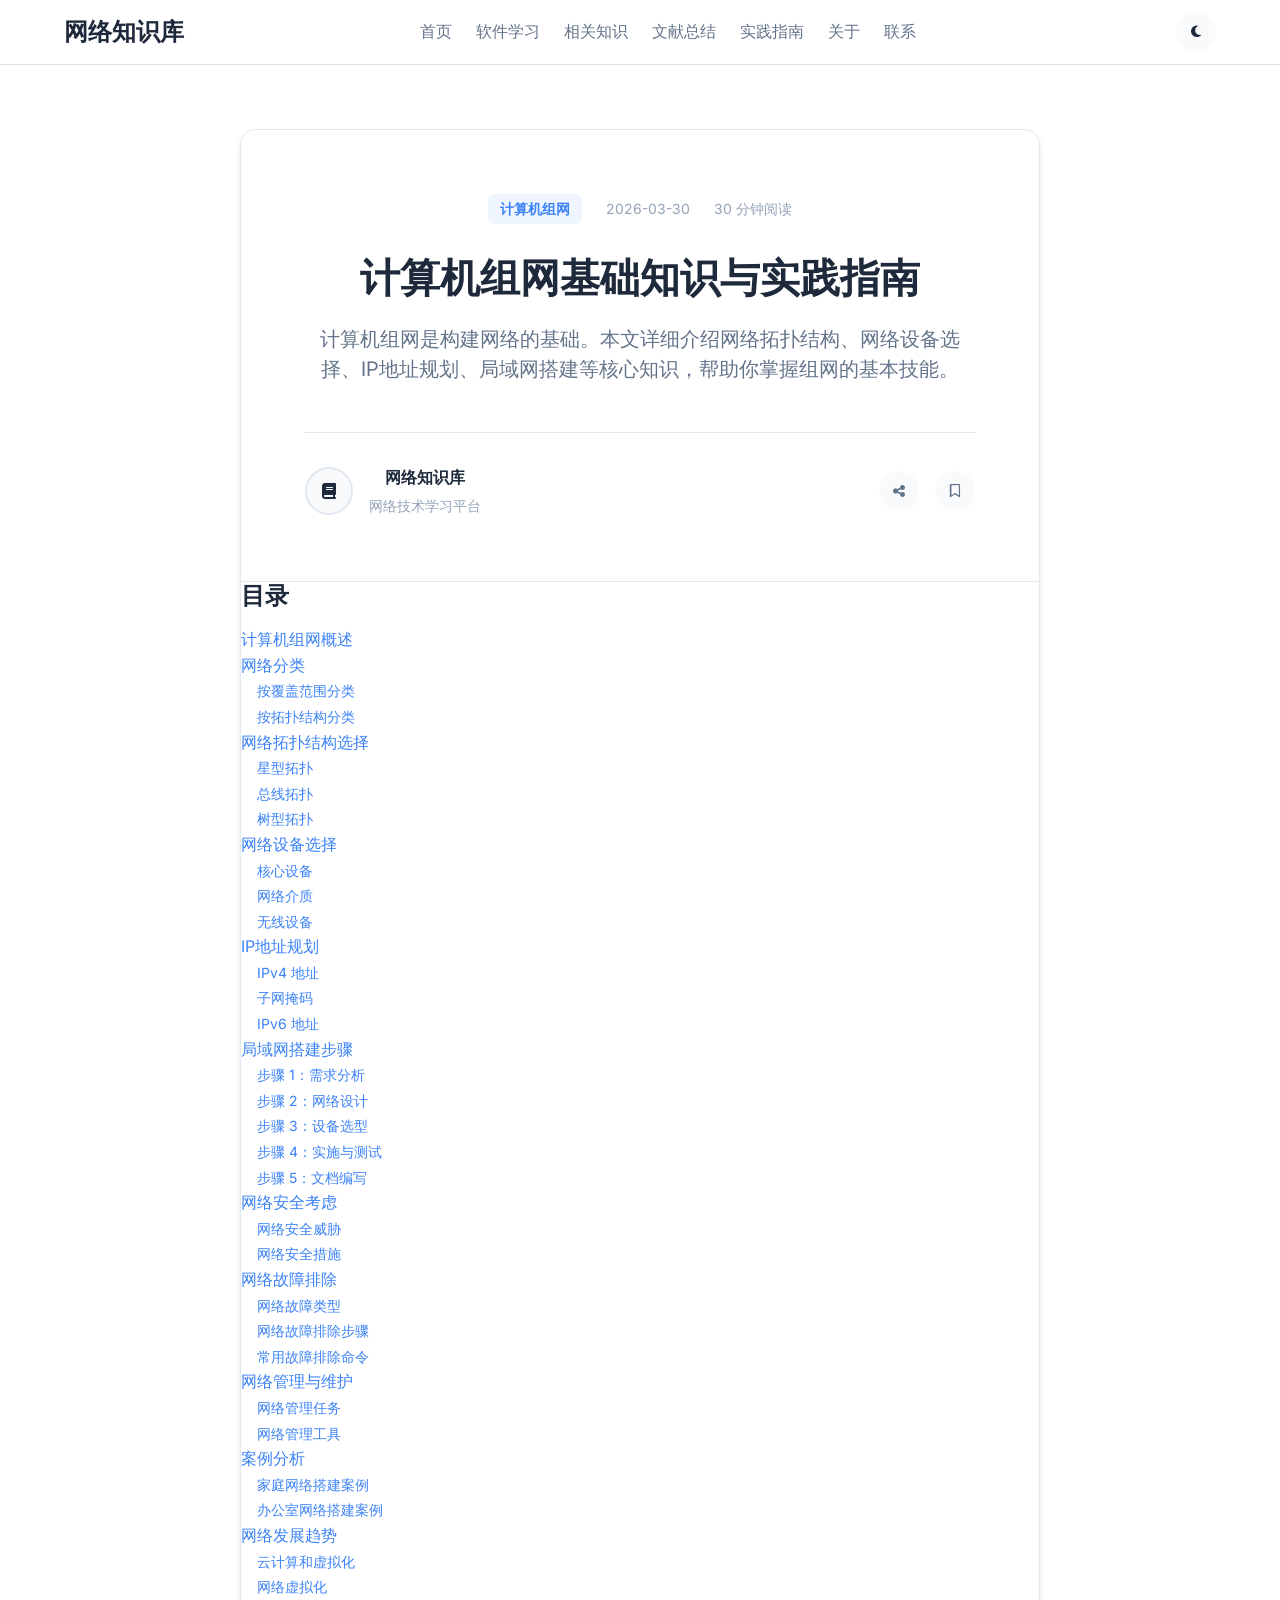
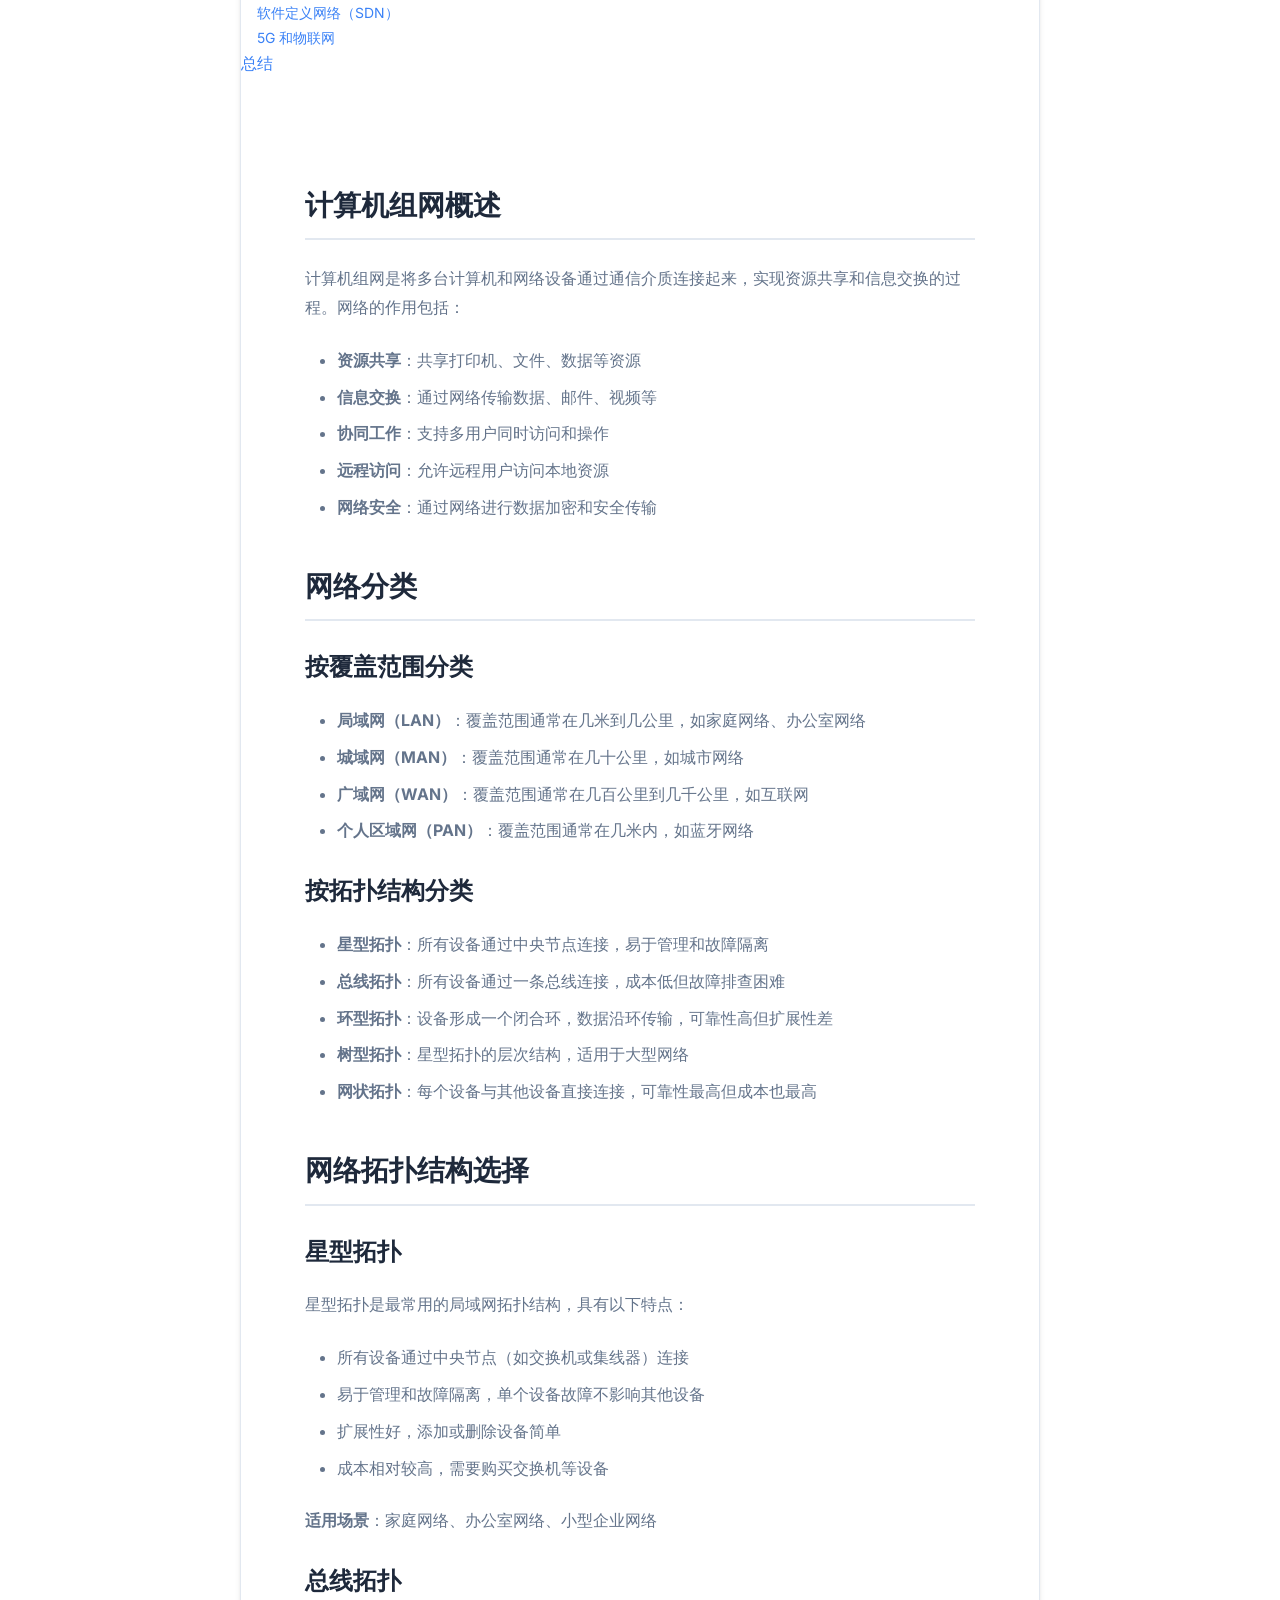
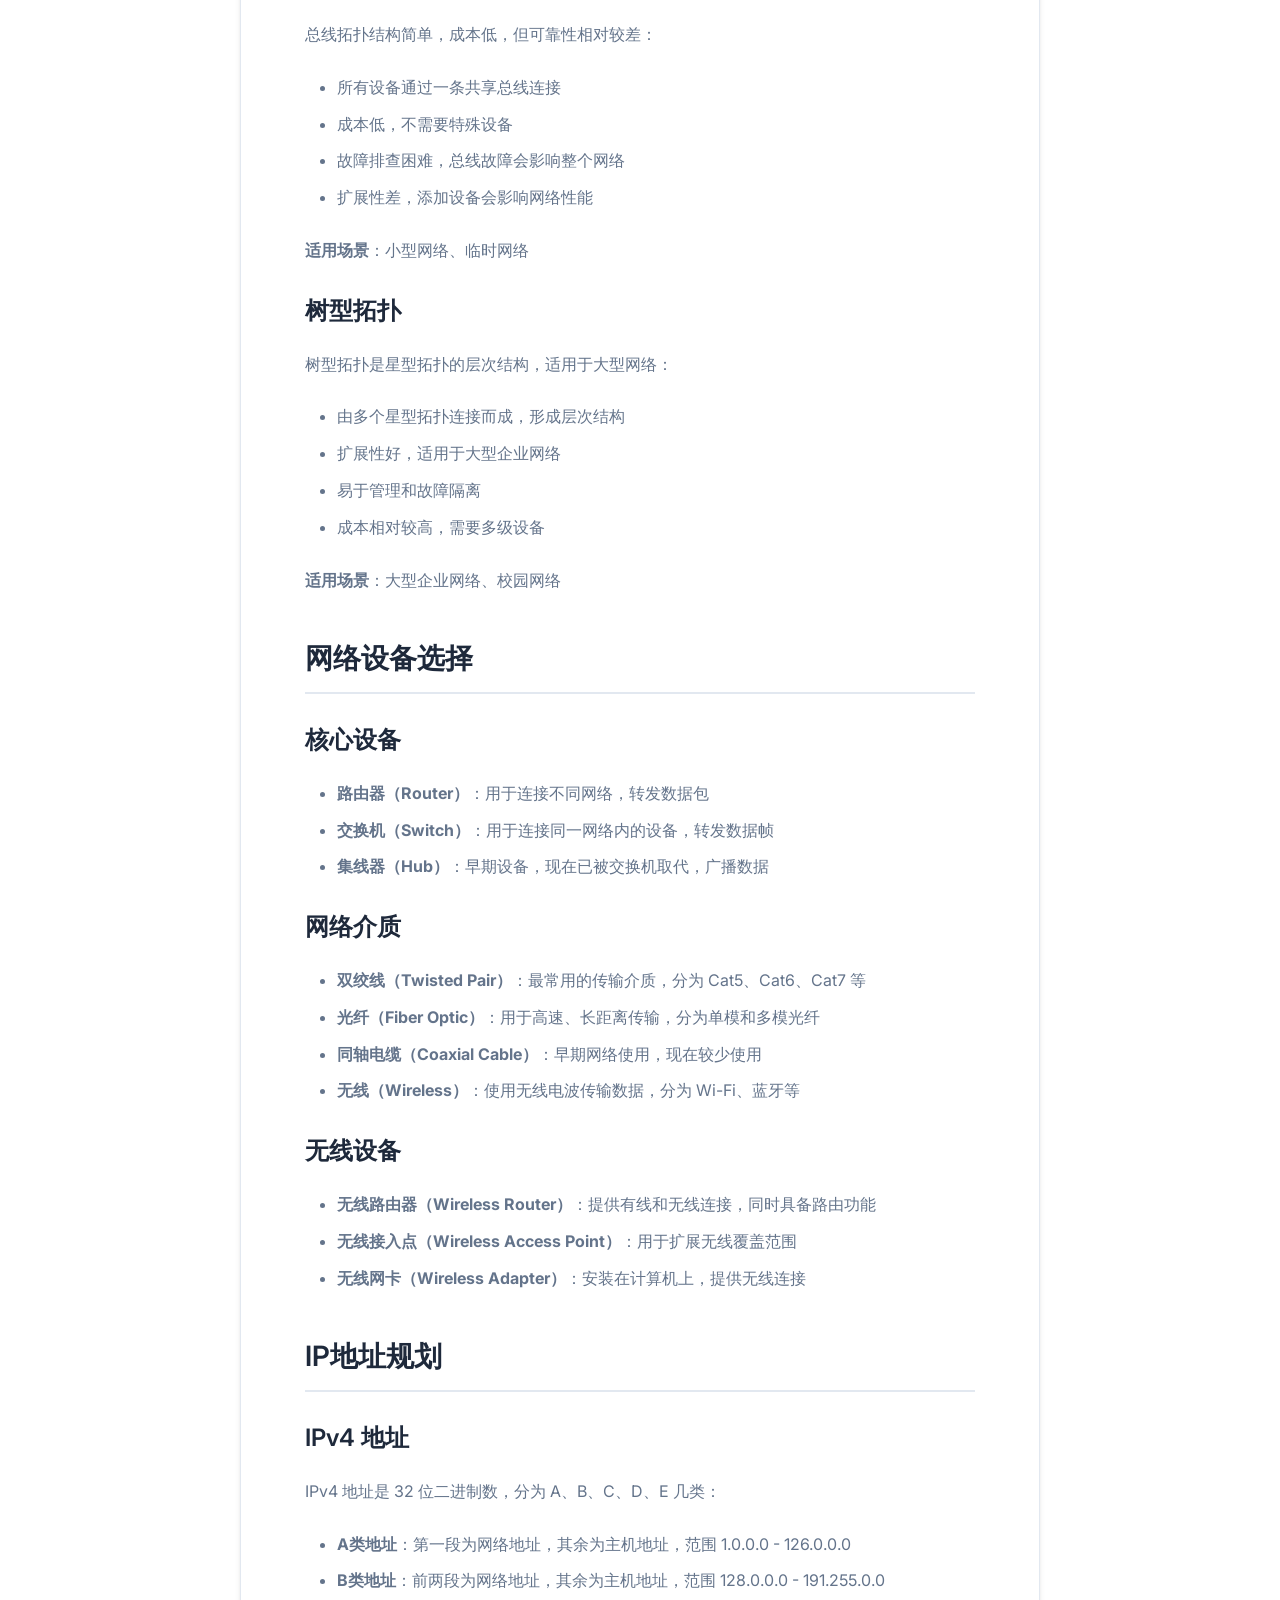
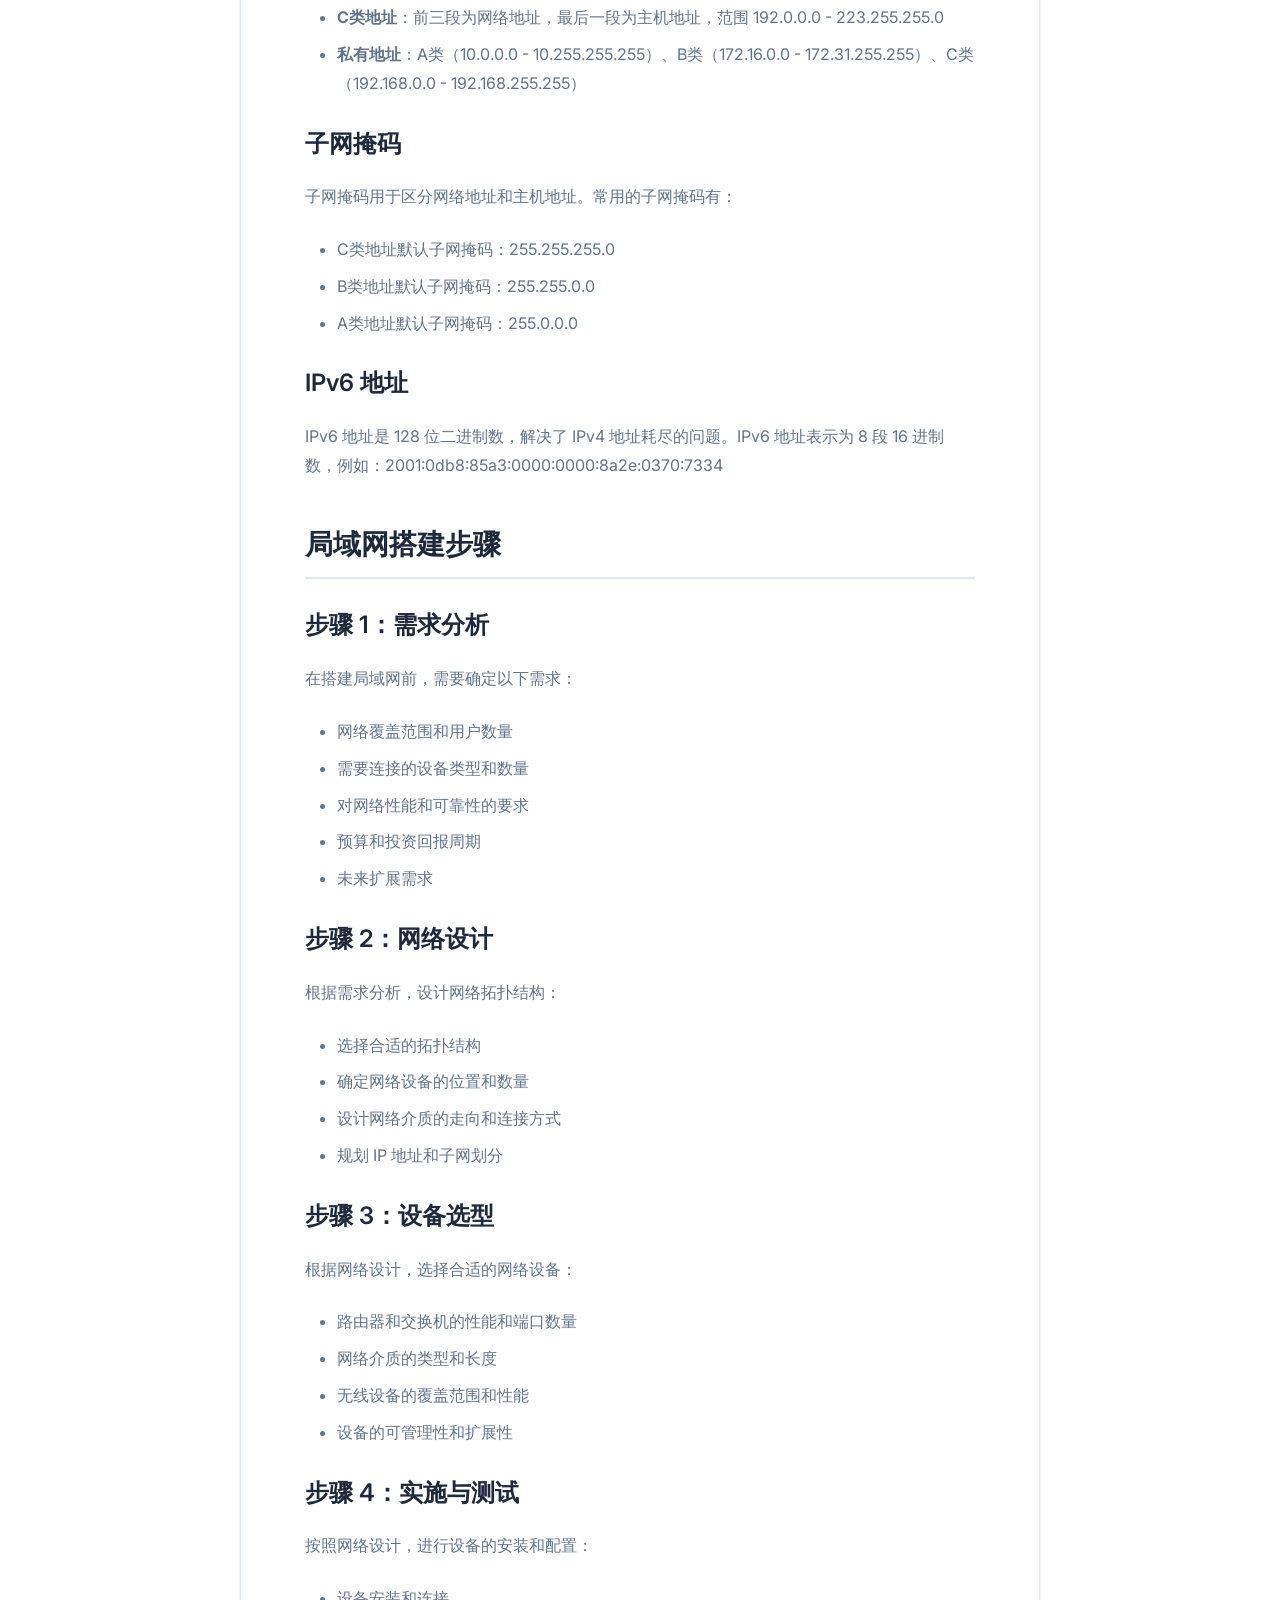
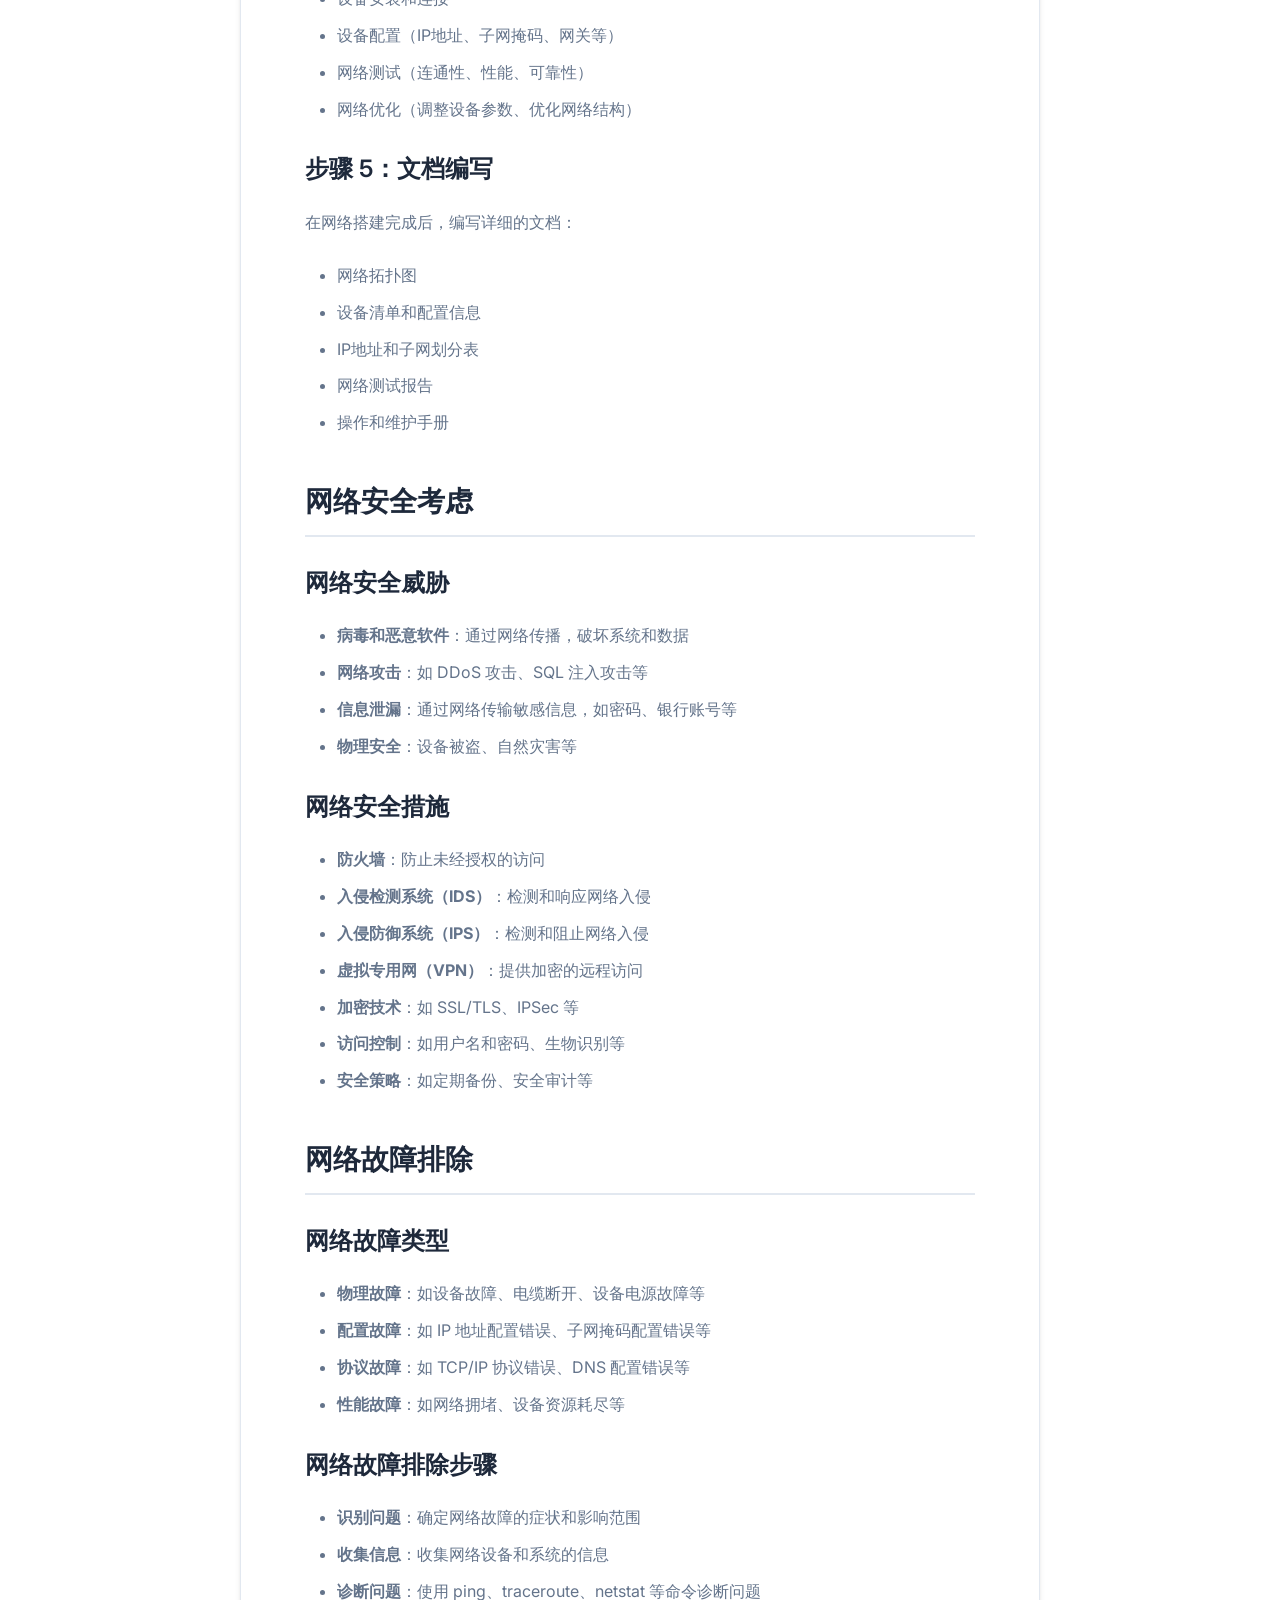
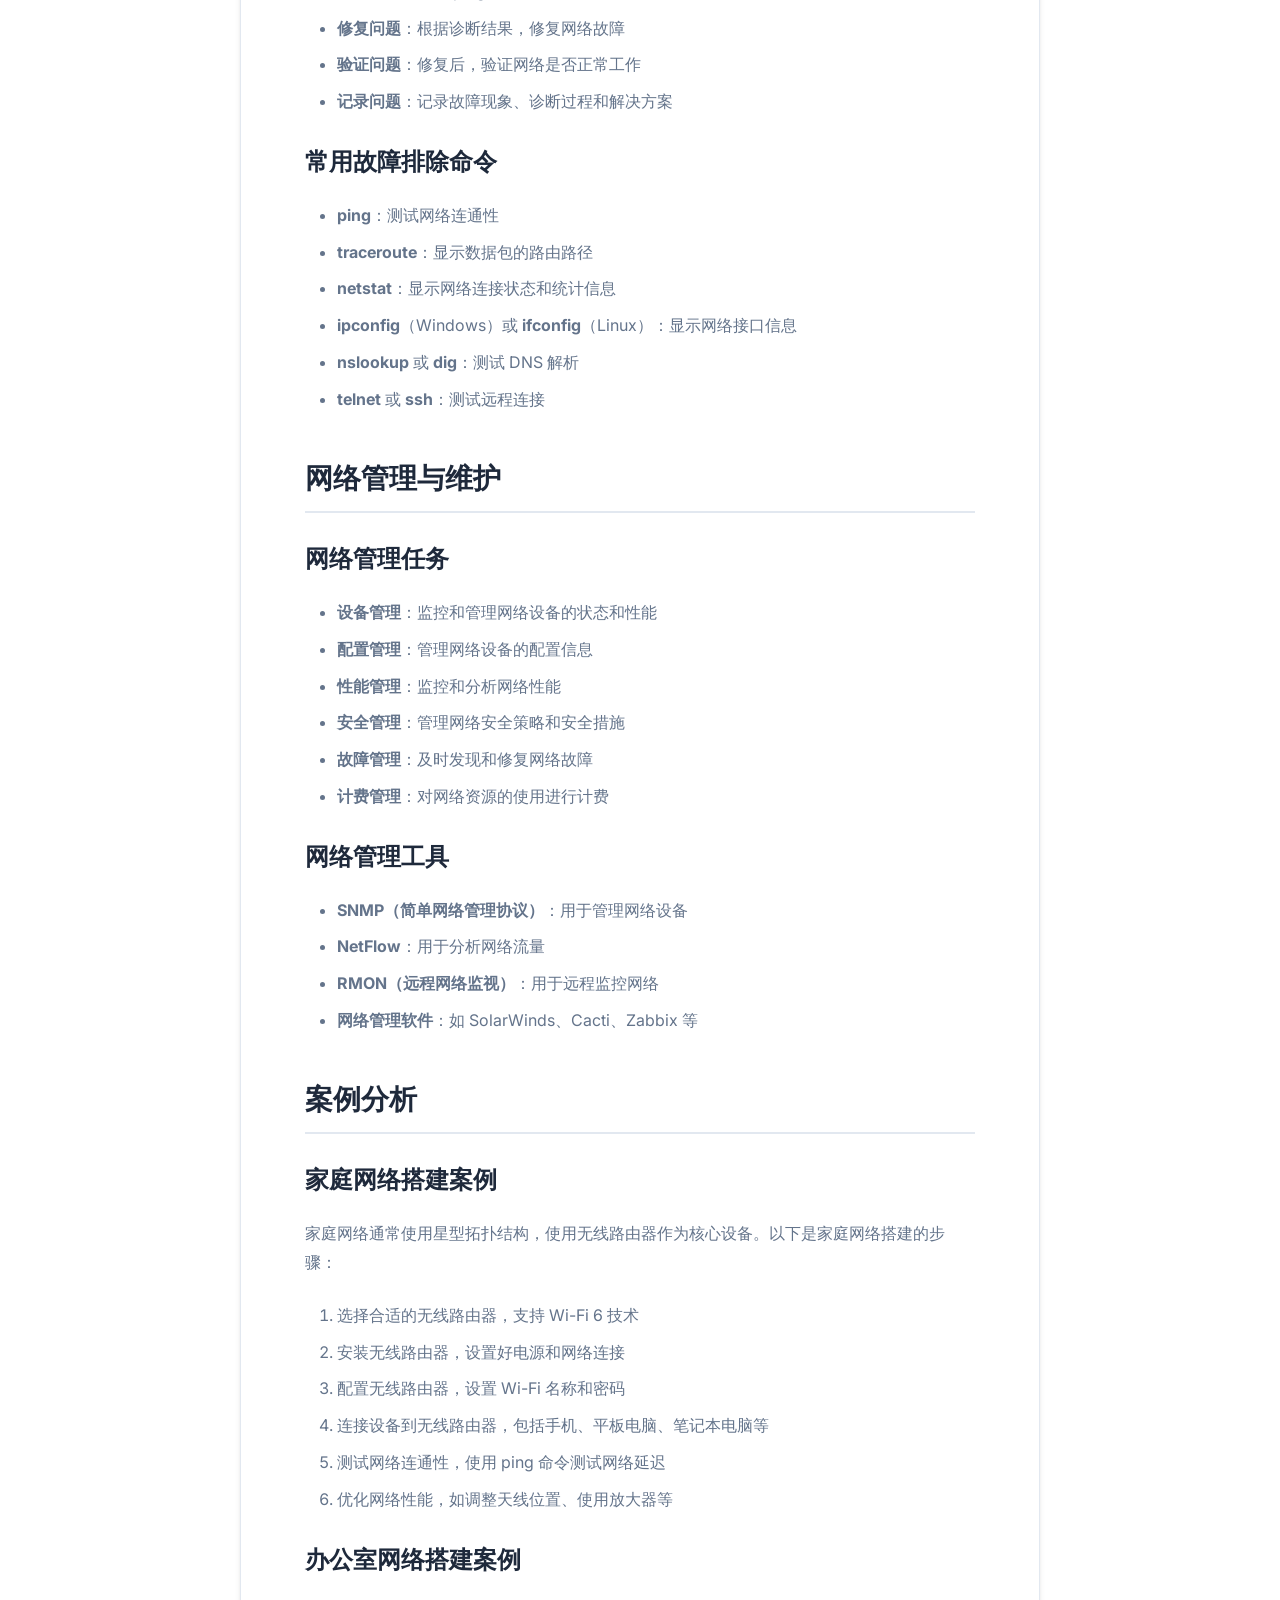
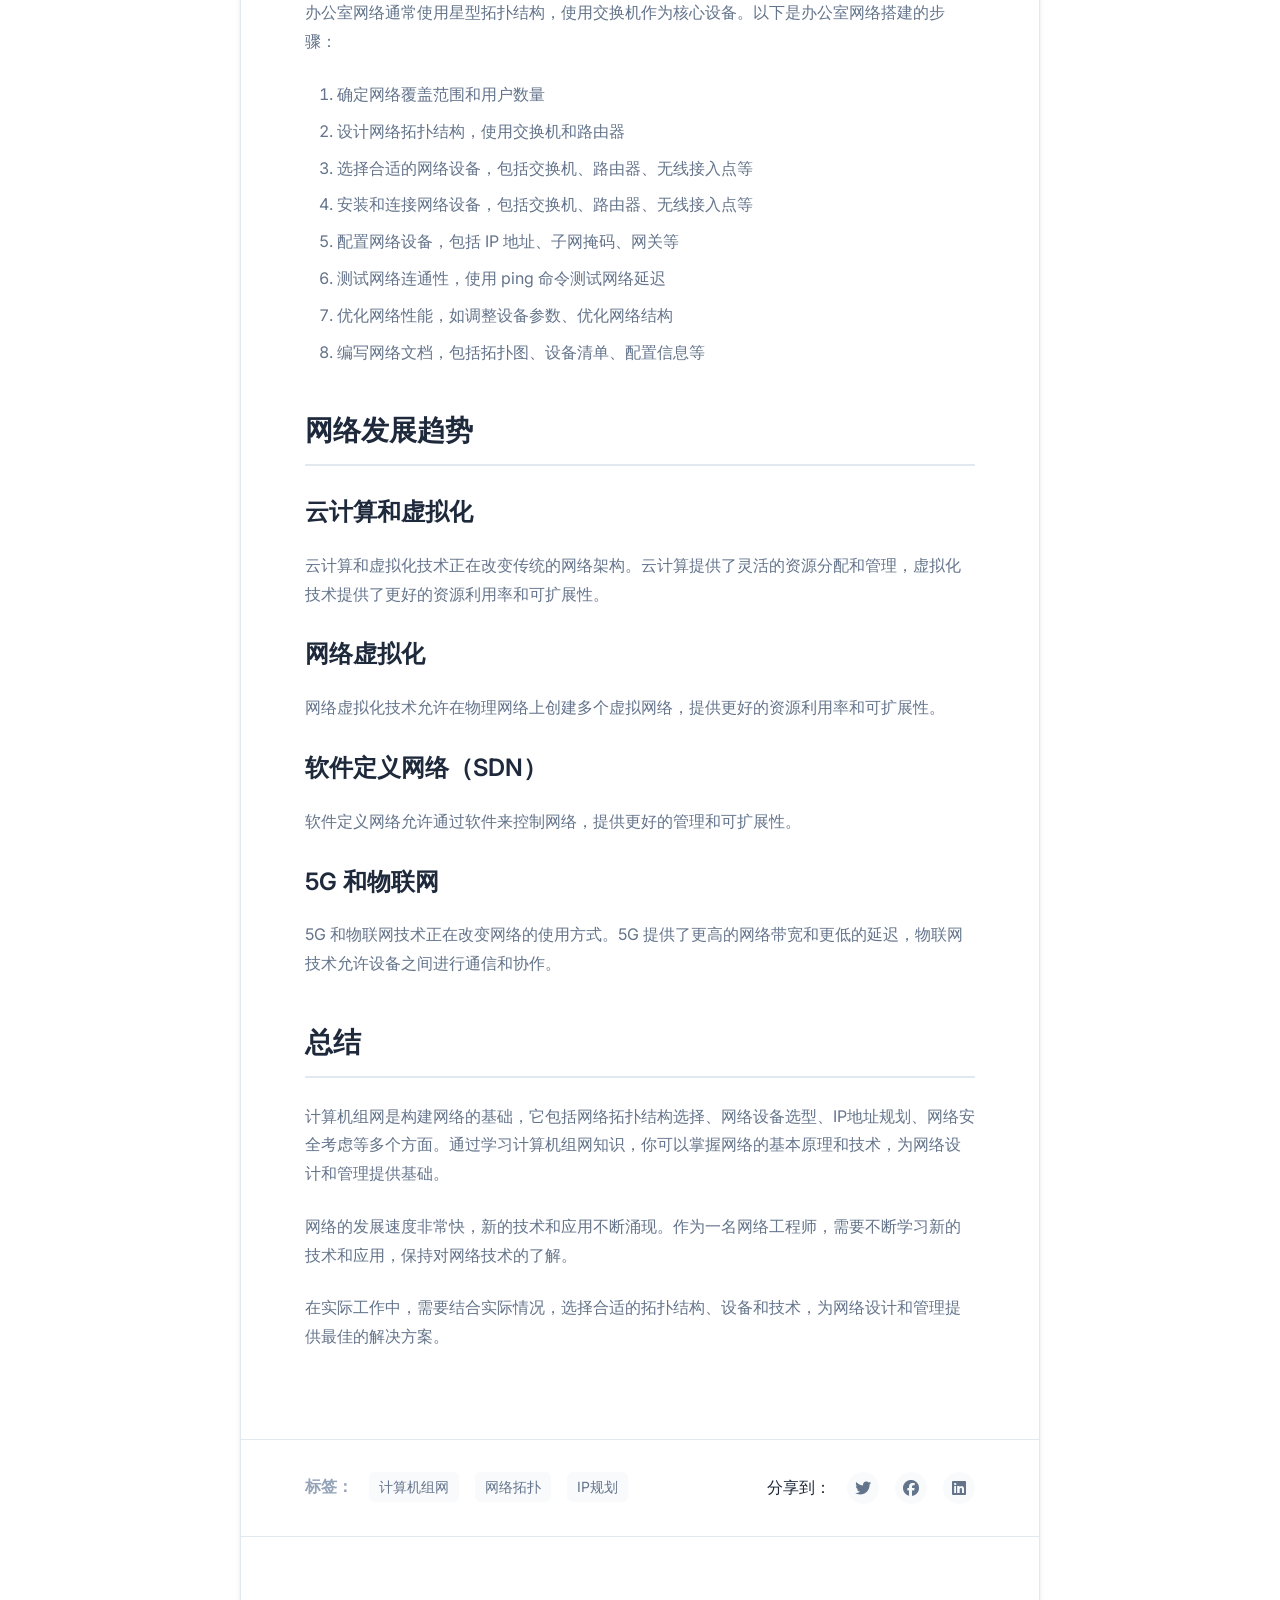
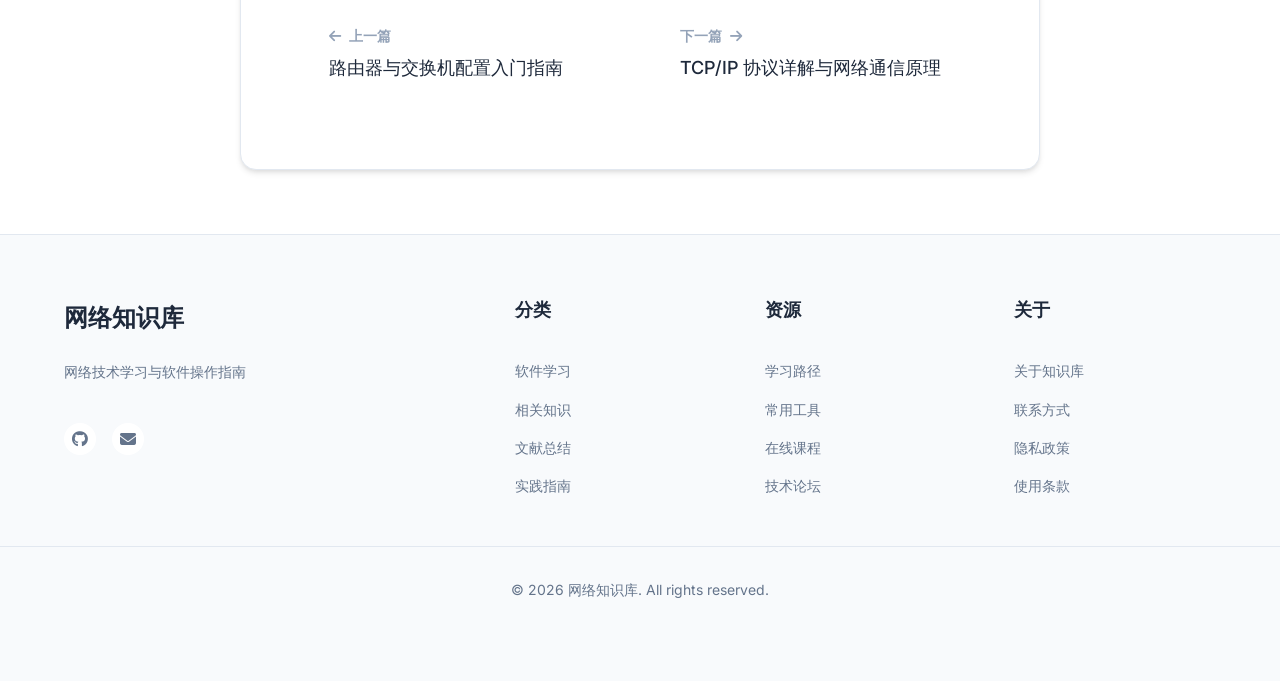
<file: post8.html>
<!DOCTYPE html>
<html lang="zh-CN">
<head>
    <meta charset="UTF-8">
    <meta name="viewport" content="width=device-width, initial-scale=1.0">
    <title>计算机组网基础知识与实践指南 - 网络知识库</title>
    <link rel="stylesheet" href="styles.css">
    <link rel="preconnect" href="https://fonts.googleapis.com">
    <link rel="preconnect" href="https://fonts.gstatic.com" crossorigin>
    <link href="https://fonts.googleapis.com/css2?family=Inter:wght@300;400;500;600;700&display=swap" rel="stylesheet">
    <link rel="stylesheet" href="https://cdnjs.cloudflare.com/ajax/libs/font-awesome/6.4.0/css/all.min.css">
</head>
<body>
    <!-- 导航栏 -->
    <header class="header">
        <nav class="navbar">
            <div class="nav-container">
                <div class="logo">
                    <a href="index.html">网络知识库</a>
                </div>
                <ul class="nav-menu">
                    <li class="nav-item">
                        <a href="index.html" class="nav-link">首页</a>
                    </li>
                    <li class="nav-item">
                        <a href="index.html#software" class="nav-link">软件学习</a>
                    </li>
                    <li class="nav-item">
                        <a href="index.html#knowledge" class="nav-link">相关知识</a>
                    </li>
                    <li class="nav-item">
                        <a href="index.html#literature" class="nav-link">文献总结</a>
                    </li>
                    <li class="nav-item">
                        <a href="index.html#practice" class="nav-link">实践指南</a>
                    </li>
                    <li class="nav-item">
                        <a href="about.html" class="nav-link">关于</a>
                    </li>
                    <li class="nav-item">
                        <a href="contact.html" class="nav-link">联系</a>
                    </li>
                </ul>
                <div class="hamburger">
                    <span class="bar"></span>
                    <span class="bar"></span>
                    <span class="bar"></span>
                </div>
                <div class="theme-toggle">
                    <button id="themeBtn" aria-label="切换主题">
                        <i class="fas fa-moon"></i>
                    </button>
                </div>
            </div>
        </nav>
    </header>

    <!-- 文章内容 -->
    <main class="main-content">
        <article class="article-full">
            <div class="article-header">
                <div class="article-meta">
                    <span class="article-category">计算机组网</span>
                    <span class="article-date">2026-03-30</span>
                    <span class="article-read-time">30 分钟阅读</span>
                </div>
                <h1 class="article-title">计算机组网基础知识与实践指南</h1>
                <p class="article-subtitle">计算机组网是构建网络的基础。本文详细介绍网络拓扑结构、网络设备选择、IP地址规划、局域网搭建等核心知识，帮助你掌握组网的基本技能。</p>
                <div class="article-author">
                    <div class="author-info">
                        <div class="author-avatar">
                            <i class="fas fa-book"></i>
                        </div>
                        <div class="author-details">
                            <span class="author-name">网络知识库</span>
                            <span class="author-role">网络技术学习平台</span>
                        </div>
                    </div>
                    <div class="article-actions">
                        <button class="action-btn" title="分享">
                            <i class="fas fa-share-alt"></i>
                        </button>
                        <button class="action-btn" title="收藏">
                            <i class="far fa-bookmark"></i>
                        </button>
                    </div>
                </div>
            </div>

            <div class="article-content">
                <h2>计算机组网概述</h2>
                <p>计算机组网是将多台计算机和网络设备通过通信介质连接起来，实现资源共享和信息交换的过程。网络的作用包括：</p>
                <ul>
                    <li><strong>资源共享</strong>：共享打印机、文件、数据等资源</li>
                    <li><strong>信息交换</strong>：通过网络传输数据、邮件、视频等</li>
                    <li><strong>协同工作</strong>：支持多用户同时访问和操作</li>
                    <li><strong>远程访问</strong>：允许远程用户访问本地资源</li>
                    <li><strong>网络安全</strong>：通过网络进行数据加密和安全传输</li>
                </ul>

                <h2>网络分类</h2>

                <h3>按覆盖范围分类</h3>
                <ul>
                    <li><strong>局域网（LAN）</strong>：覆盖范围通常在几米到几公里，如家庭网络、办公室网络</li>
                    <li><strong>城域网（MAN）</strong>：覆盖范围通常在几十公里，如城市网络</li>
                    <li><strong>广域网（WAN）</strong>：覆盖范围通常在几百公里到几千公里，如互联网</li>
                    <li><strong>个人区域网（PAN）</strong>：覆盖范围通常在几米内，如蓝牙网络</li>
                </ul>

                <h3>按拓扑结构分类</h3>
                <ul>
                    <li><strong>星型拓扑</strong>：所有设备通过中央节点连接，易于管理和故障隔离</li>
                    <li><strong>总线拓扑</strong>：所有设备通过一条总线连接，成本低但故障排查困难</li>
                    <li><strong>环型拓扑</strong>：设备形成一个闭合环，数据沿环传输，可靠性高但扩展性差</li>
                    <li><strong>树型拓扑</strong>：星型拓扑的层次结构，适用于大型网络</li>
                    <li><strong>网状拓扑</strong>：每个设备与其他设备直接连接，可靠性最高但成本也最高</li>
                </ul>

                <h2>网络拓扑结构选择</h2>

                <h3>星型拓扑</h3>
                <p>星型拓扑是最常用的局域网拓扑结构，具有以下特点：</p>
                <ul>
                    <li>所有设备通过中央节点（如交换机或集线器）连接</li>
                    <li>易于管理和故障隔离，单个设备故障不影响其他设备</li>
                    <li>扩展性好，添加或删除设备简单</li>
                    <li>成本相对较高，需要购买交换机等设备</li>
                </ul>
                <p><strong>适用场景</strong>：家庭网络、办公室网络、小型企业网络</p>

                <h3>总线拓扑</h3>
                <p>总线拓扑结构简单，成本低，但可靠性相对较差：</p>
                <ul>
                    <li>所有设备通过一条共享总线连接</li>
                    <li>成本低，不需要特殊设备</li>
                    <li>故障排查困难，总线故障会影响整个网络</li>
                    <li>扩展性差，添加设备会影响网络性能</li>
                </ul>
                <p><strong>适用场景</strong>：小型网络、临时网络</p>

                <h3>树型拓扑</h3>
                <p>树型拓扑是星型拓扑的层次结构，适用于大型网络：</p>
                <ul>
                    <li>由多个星型拓扑连接而成，形成层次结构</li>
                    <li>扩展性好，适用于大型企业网络</li>
                    <li>易于管理和故障隔离</li>
                    <li>成本相对较高，需要多级设备</li>
                </ul>
                <p><strong>适用场景</strong>：大型企业网络、校园网络</p>

                <h2>网络设备选择</h2>

                <h3>核心设备</h3>
                <ul>
                    <li><strong>路由器（Router）</strong>：用于连接不同网络，转发数据包</li>
                    <li><strong>交换机（Switch）</strong>：用于连接同一网络内的设备，转发数据帧</li>
                    <li><strong>集线器（Hub）</strong>：早期设备，现在已被交换机取代，广播数据</li>
                </ul>

                <h3>网络介质</h3>
                <ul>
                    <li><strong>双绞线（Twisted Pair）</strong>：最常用的传输介质，分为 Cat5、Cat6、Cat7 等</li>
                    <li><strong>光纤（Fiber Optic）</strong>：用于高速、长距离传输，分为单模和多模光纤</li>
                    <li><strong>同轴电缆（Coaxial Cable）</strong>：早期网络使用，现在较少使用</li>
                    <li><strong>无线（Wireless）</strong>：使用无线电波传输数据，分为 Wi-Fi、蓝牙等</li>
                </ul>

                <h3>无线设备</h3>
                <ul>
                    <li><strong>无线路由器（Wireless Router）</strong>：提供有线和无线连接，同时具备路由功能</li>
                    <li><strong>无线接入点（Wireless Access Point）</strong>：用于扩展无线覆盖范围</li>
                    <li><strong>无线网卡（Wireless Adapter）</strong>：安装在计算机上，提供无线连接</li>
                </ul>

                <h2>IP地址规划</h2>

                <h3>IPv4 地址</h3>
                <p>IPv4 地址是 32 位二进制数，分为 A、B、C、D、E 几类：</p>
                <ul>
                    <li><strong>A类地址</strong>：第一段为网络地址，其余为主机地址，范围 1.0.0.0 - 126.0.0.0</li>
                    <li><strong>B类地址</strong>：前两段为网络地址，其余为主机地址，范围 128.0.0.0 - 191.255.0.0</li>
                    <li><strong>C类地址</strong>：前三段为网络地址，最后一段为主机地址，范围 192.0.0.0 - 223.255.255.0</li>
                    <li><strong>私有地址</strong>：A类（10.0.0.0 - 10.255.255.255）、B类（172.16.0.0 - 172.31.255.255）、C类（192.168.0.0 - 192.168.255.255）</li>
                </ul>

                <h3>子网掩码</h3>
                <p>子网掩码用于区分网络地址和主机地址。常用的子网掩码有：</p>
                <ul>
                    <li>C类地址默认子网掩码：255.255.255.0</li>
                    <li>B类地址默认子网掩码：255.255.0.0</li>
                    <li>A类地址默认子网掩码：255.0.0.0</li>
                </ul>

                <h3>IPv6 地址</h3>
                <p>IPv6 地址是 128 位二进制数，解决了 IPv4 地址耗尽的问题。IPv6 地址表示为 8 段 16 进制数，例如：2001:0db8:85a3:0000:0000:8a2e:0370:7334</p>

                <h2>局域网搭建步骤</h2>

                <h3>步骤 1：需求分析</h3>
                <p>在搭建局域网前，需要确定以下需求：</p>
                <ul>
                    <li>网络覆盖范围和用户数量</li>
                    <li>需要连接的设备类型和数量</li>
                    <li>对网络性能和可靠性的要求</li>
                    <li>预算和投资回报周期</li>
                    <li>未来扩展需求</li>
                </ul>

                <h3>步骤 2：网络设计</h3>
                <p>根据需求分析，设计网络拓扑结构：</p>
                <ul>
                    <li>选择合适的拓扑结构</li>
                    <li>确定网络设备的位置和数量</li>
                    <li>设计网络介质的走向和连接方式</li>
                    <li>规划 IP 地址和子网划分</li>
                </ul>

                <h3>步骤 3：设备选型</h3>
                <p>根据网络设计，选择合适的网络设备：</p>
                <ul>
                    <li>路由器和交换机的性能和端口数量</li>
                    <li>网络介质的类型和长度</li>
                    <li>无线设备的覆盖范围和性能</li>
                    <li>设备的可管理性和扩展性</li>
                </ul>

                <h3>步骤 4：实施与测试</h3>
                <p>按照网络设计，进行设备的安装和配置：</p>
                <ul>
                    <li>设备安装和连接</li>
                    <li>设备配置（IP地址、子网掩码、网关等）</li>
                    <li>网络测试（连通性、性能、可靠性）</li>
                    <li>网络优化（调整设备参数、优化网络结构）</li>
                </ul>

                <h3>步骤 5：文档编写</h3>
                <p>在网络搭建完成后，编写详细的文档：</p>
                <ul>
                    <li>网络拓扑图</li>
                    <li>设备清单和配置信息</li>
                    <li>IP地址和子网划分表</li>
                    <li>网络测试报告</li>
                    <li>操作和维护手册</li>
                </ul>

                <h2>网络安全考虑</h2>

                <h3>网络安全威胁</h3>
                <ul>
                    <li><strong>病毒和恶意软件</strong>：通过网络传播，破坏系统和数据</li>
                    <li><strong>网络攻击</strong>：如 DDoS 攻击、SQL 注入攻击等</li>
                    <li><strong>信息泄漏</strong>：通过网络传输敏感信息，如密码、银行账号等</li>
                    <li><strong>物理安全</strong>：设备被盗、自然灾害等</li>
                </ul>

                <h3>网络安全措施</h3>
                <ul>
                    <li><strong>防火墙</strong>：防止未经授权的访问</li>
                    <li><strong>入侵检测系统（IDS）</strong>：检测和响应网络入侵</li>
                    <li><strong>入侵防御系统（IPS）</strong>：检测和阻止网络入侵</li>
                    <li><strong>虚拟专用网（VPN）</strong>：提供加密的远程访问</li>
                    <li><strong>加密技术</strong>：如 SSL/TLS、IPSec 等</li>
                    <li><strong>访问控制</strong>：如用户名和密码、生物识别等</li>
                    <li><strong>安全策略</strong>：如定期备份、安全审计等</li>
                </ul>

                <h2>网络故障排除</h2>

                <h3>网络故障类型</h3>
                <ul>
                    <li><strong>物理故障</strong>：如设备故障、电缆断开、设备电源故障等</li>
                    <li><strong>配置故障</strong>：如 IP 地址配置错误、子网掩码配置错误等</li>
                    <li><strong>协议故障</strong>：如 TCP/IP 协议错误、DNS 配置错误等</li>
                    <li><strong>性能故障</strong>：如网络拥堵、设备资源耗尽等</li>
                </ul>

                <h3>网络故障排除步骤</h3>
                <ul>
                    <li><strong>识别问题</strong>：确定网络故障的症状和影响范围</li>
                    <li><strong>收集信息</strong>：收集网络设备和系统的信息</li>
                    <li><strong>诊断问题</strong>：使用 ping、traceroute、netstat 等命令诊断问题</li>
                    <li><strong>修复问题</strong>：根据诊断结果，修复网络故障</li>
                    <li><strong>验证问题</strong>：修复后，验证网络是否正常工作</li>
                    <li><strong>记录问题</strong>：记录故障现象、诊断过程和解决方案</li>
                </ul>

                <h3>常用故障排除命令</h3>
                <ul>
                    <li><strong>ping</strong>：测试网络连通性</li>
                    <li><strong>traceroute</strong>：显示数据包的路由路径</li>
                    <li><strong>netstat</strong>：显示网络连接状态和统计信息</li>
                    <li><strong>ipconfig</strong>（Windows）或 <strong>ifconfig</strong>（Linux）：显示网络接口信息</li>
                    <li><strong>nslookup</strong> 或 <strong>dig</strong>：测试 DNS 解析</li>
                    <li><strong>telnet</strong> 或 <strong>ssh</strong>：测试远程连接</li>
                </ul>

                <h2>网络管理与维护</h2>

                <h3>网络管理任务</h3>
                <ul>
                    <li><strong>设备管理</strong>：监控和管理网络设备的状态和性能</li>
                    <li><strong>配置管理</strong>：管理网络设备的配置信息</li>
                    <li><strong>性能管理</strong>：监控和分析网络性能</li>
                    <li><strong>安全管理</strong>：管理网络安全策略和安全措施</li>
                    <li><strong>故障管理</strong>：及时发现和修复网络故障</li>
                    <li><strong>计费管理</strong>：对网络资源的使用进行计费</li>
                </ul>

                <h3>网络管理工具</h3>
                <ul>
                    <li><strong>SNMP（简单网络管理协议）</strong>：用于管理网络设备</li>
                    <li><strong>NetFlow</strong>：用于分析网络流量</li>
                    <li><strong>RMON（远程网络监视）</strong>：用于远程监控网络</li>
                    <li><strong>网络管理软件</strong>：如 SolarWinds、Cacti、Zabbix 等</li>
                </ul>

                <h2>案例分析</h2>

                <h3>家庭网络搭建案例</h3>
                <p>家庭网络通常使用星型拓扑结构，使用无线路由器作为核心设备。以下是家庭网络搭建的步骤：</p>
                <ol>
                    <li>选择合适的无线路由器，支持 Wi-Fi 6 技术</li>
                    <li>安装无线路由器，设置好电源和网络连接</li>
                    <li>配置无线路由器，设置 Wi-Fi 名称和密码</li>
                    <li>连接设备到无线路由器，包括手机、平板电脑、笔记本电脑等</li>
                    <li>测试网络连通性，使用 ping 命令测试网络延迟</li>
                    <li>优化网络性能，如调整天线位置、使用放大器等</li>
                </ol>

                <h3>办公室网络搭建案例</h3>
                <p>办公室网络通常使用星型拓扑结构，使用交换机作为核心设备。以下是办公室网络搭建的步骤：</p>
                <ol>
                    <li>确定网络覆盖范围和用户数量</li>
                    <li>设计网络拓扑结构，使用交换机和路由器</li>
                    <li>选择合适的网络设备，包括交换机、路由器、无线接入点等</li>
                    <li>安装和连接网络设备，包括交换机、路由器、无线接入点等</li>
                    <li>配置网络设备，包括 IP 地址、子网掩码、网关等</li>
                    <li>测试网络连通性，使用 ping 命令测试网络延迟</li>
                    <li>优化网络性能，如调整设备参数、优化网络结构</li>
                    <li>编写网络文档，包括拓扑图、设备清单、配置信息等</li>
                </ol>

                <h2>网络发展趋势</h2>

                <h3>云计算和虚拟化</h3>
                <p>云计算和虚拟化技术正在改变传统的网络架构。云计算提供了灵活的资源分配和管理，虚拟化技术提供了更好的资源利用率和可扩展性。</p>

                <h3>网络虚拟化</h3>
                <p>网络虚拟化技术允许在物理网络上创建多个虚拟网络，提供更好的资源利用率和可扩展性。</p>

                <h3>软件定义网络（SDN）</h3>
                <p>软件定义网络允许通过软件来控制网络，提供更好的管理和可扩展性。</p>

                <h3>5G 和物联网</h3>
                <p>5G 和物联网技术正在改变网络的使用方式。5G 提供了更高的网络带宽和更低的延迟，物联网技术允许设备之间进行通信和协作。</p>

                <h2>总结</h2>
                <p>计算机组网是构建网络的基础，它包括网络拓扑结构选择、网络设备选型、IP地址规划、网络安全考虑等多个方面。通过学习计算机组网知识，你可以掌握网络的基本原理和技术，为网络设计和管理提供基础。</p>
                <p>网络的发展速度非常快，新的技术和应用不断涌现。作为一名网络工程师，需要不断学习新的技术和应用，保持对网络技术的了解。</p>
                <p>在实际工作中，需要结合实际情况，选择合适的拓扑结构、设备和技术，为网络设计和管理提供最佳的解决方案。</p>
            </div>

            <div class="article-footer">
                <div class="article-tags">
                    <span class="tags-label">标签：</span>
                    <a href="#" class="tag">计算机组网</a>
                    <a href="#" class="tag">网络拓扑</a>
                    <a href="#" class="tag">IP规划</a>
                </div>
                <div class="article-share">
                    <span>分享到：</span>
                    <a href="#" class="share-link"><i class="fab fa-twitter"></i></a>
                    <a href="#" class="share-link"><i class="fab fa-facebook"></i></a>
                    <a href="#" class="share-link"><i class="fab fa-linkedin"></i></a>
                </div>
            </div>

            <!-- 文章导航 -->
            <nav class="article-nav">
                <a href="post6.html" class="nav-prev">
                    <div class="nav-label"><i class="fas fa-arrow-left"></i> 上一篇</div>
                    <div class="nav-title">路由器与交换机配置入门指南</div>
                </a>
                <a href="post4.html" class="nav-next">
                    <div class="nav-label">下一篇 <i class="fas fa-arrow-right"></i></div>
                    <div class="nav-title">TCP/IP 协议详解与网络通信原理</div>
                </a>
            </nav>
        </article>
    </main>

    <!-- 页脚 -->
    <footer class="footer">
        <div class="footer-content">
            <div class="footer-info">
                <div class="footer-logo">
                    <a href="index.html">网络知识库</a>
                </div>
                <p class="footer-description">网络技术学习与软件操作指南</p>
                <div class="social-links">
                    <a href="#" aria-label="GitHub">
                        <i class="fab fa-github"></i>
                    </a>
                    <a href="#" aria-label="Email">
                        <i class="fas fa-envelope"></i>
                    </a>
                </div>
            </div>
            <div class="footer-links">
                <div class="footer-column">
                    <h3>分类</h3>
                    <ul>
                        <li><a href="index.html#software">软件学习</a></li>
                        <li><a href="index.html#knowledge">相关知识</a></li>
                        <li><a href="index.html#literature">文献总结</a></li>
                        <li><a href="index.html#practice">实践指南</a></li>
                    </ul>
                </div>
                <div class="footer-column">
                    <h3>资源</h3>
                    <ul>
                        <li><a href="#">学习路径</a></li>
                        <li><a href="#">常用工具</a></li>
                        <li><a href="#">在线课程</a></li>
                        <li><a href="#">技术论坛</a></li>
                    </ul>
                </div>
                <div class="footer-column">
                    <h3>关于</h3>
                    <ul>
                        <li><a href="about.html">关于知识库</a></li>
                        <li><a href="contact.html">联系方式</a></li>
                        <li><a href="#">隐私政策</a></li>
                        <li><a href="#">使用条款</a></li>
                    </ul>
                </div>
            </div>
        </div>
        <div class="footer-bottom">
            <p>&copy; 2026 网络知识库. All rights reserved.</p>
        </div>
    </footer>

    <!-- JavaScript -->
    <script src="script.js"></script>
</body>
</html>
</file>
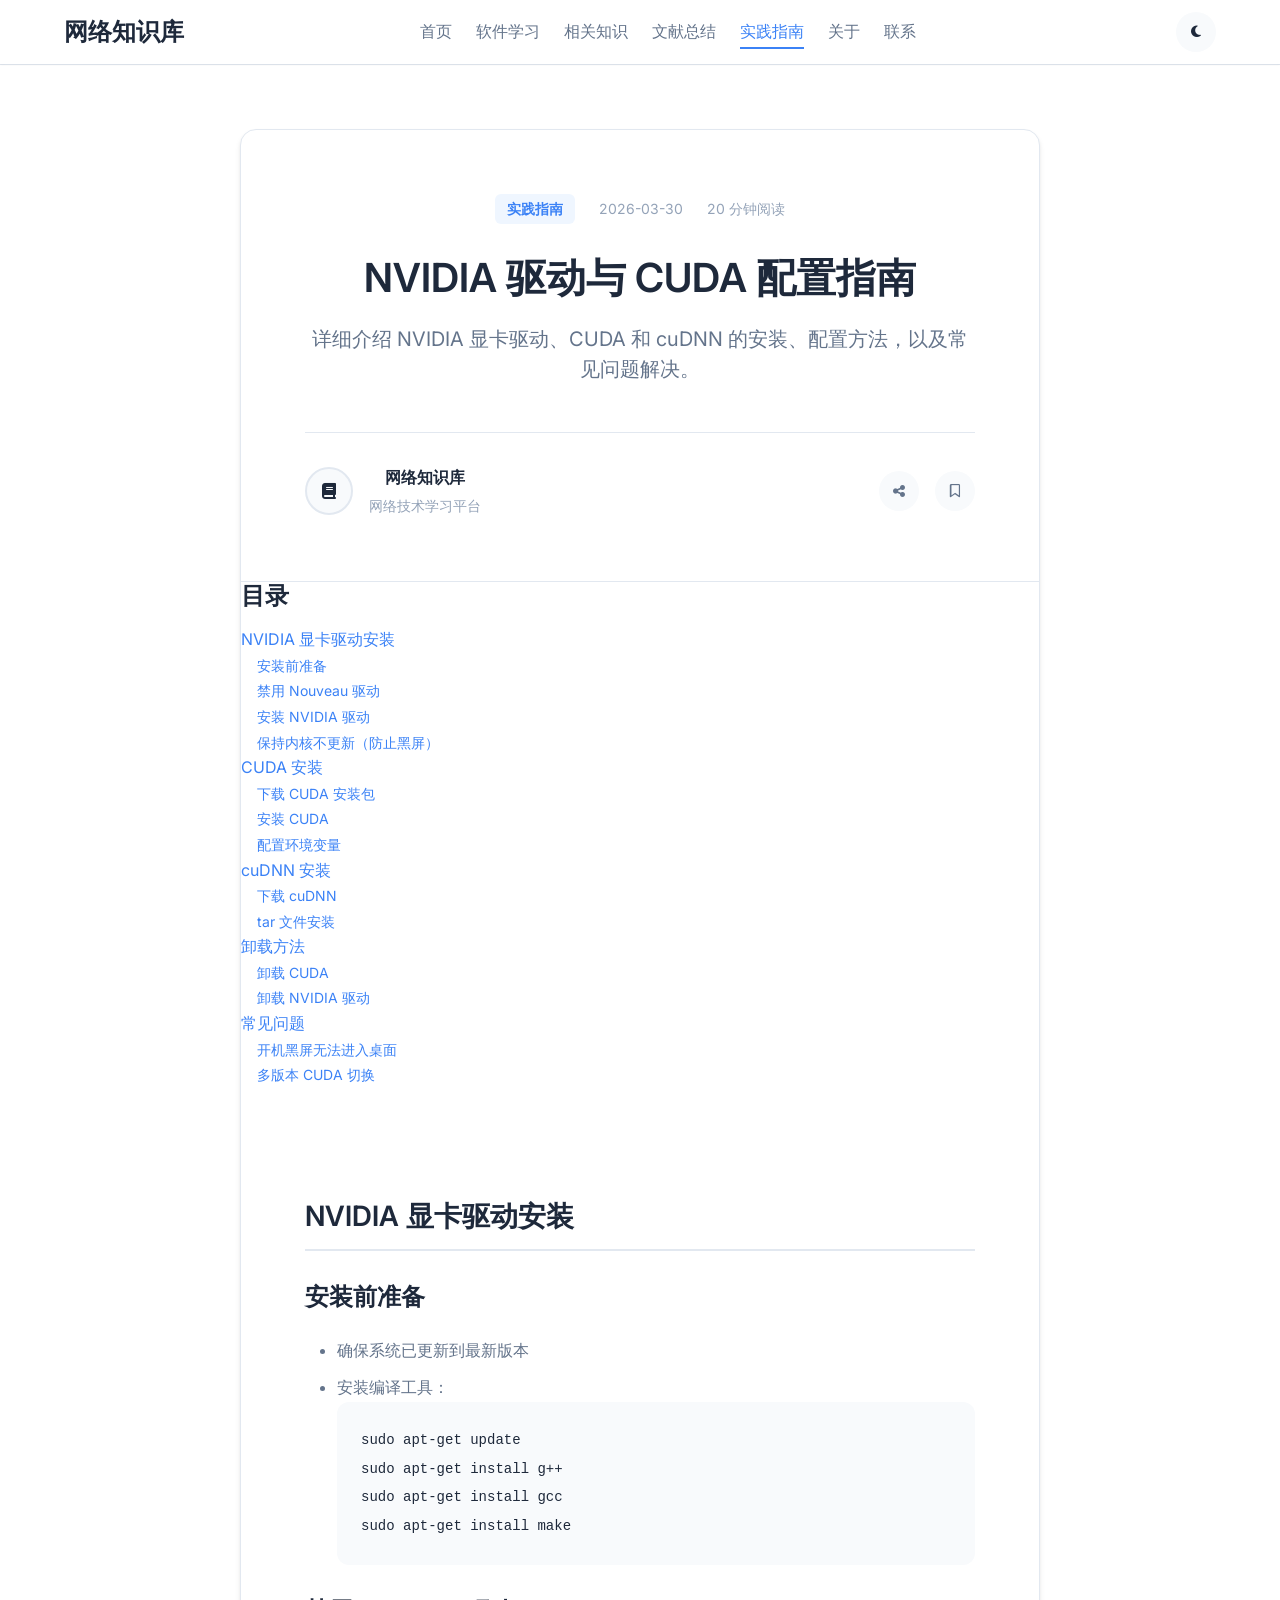
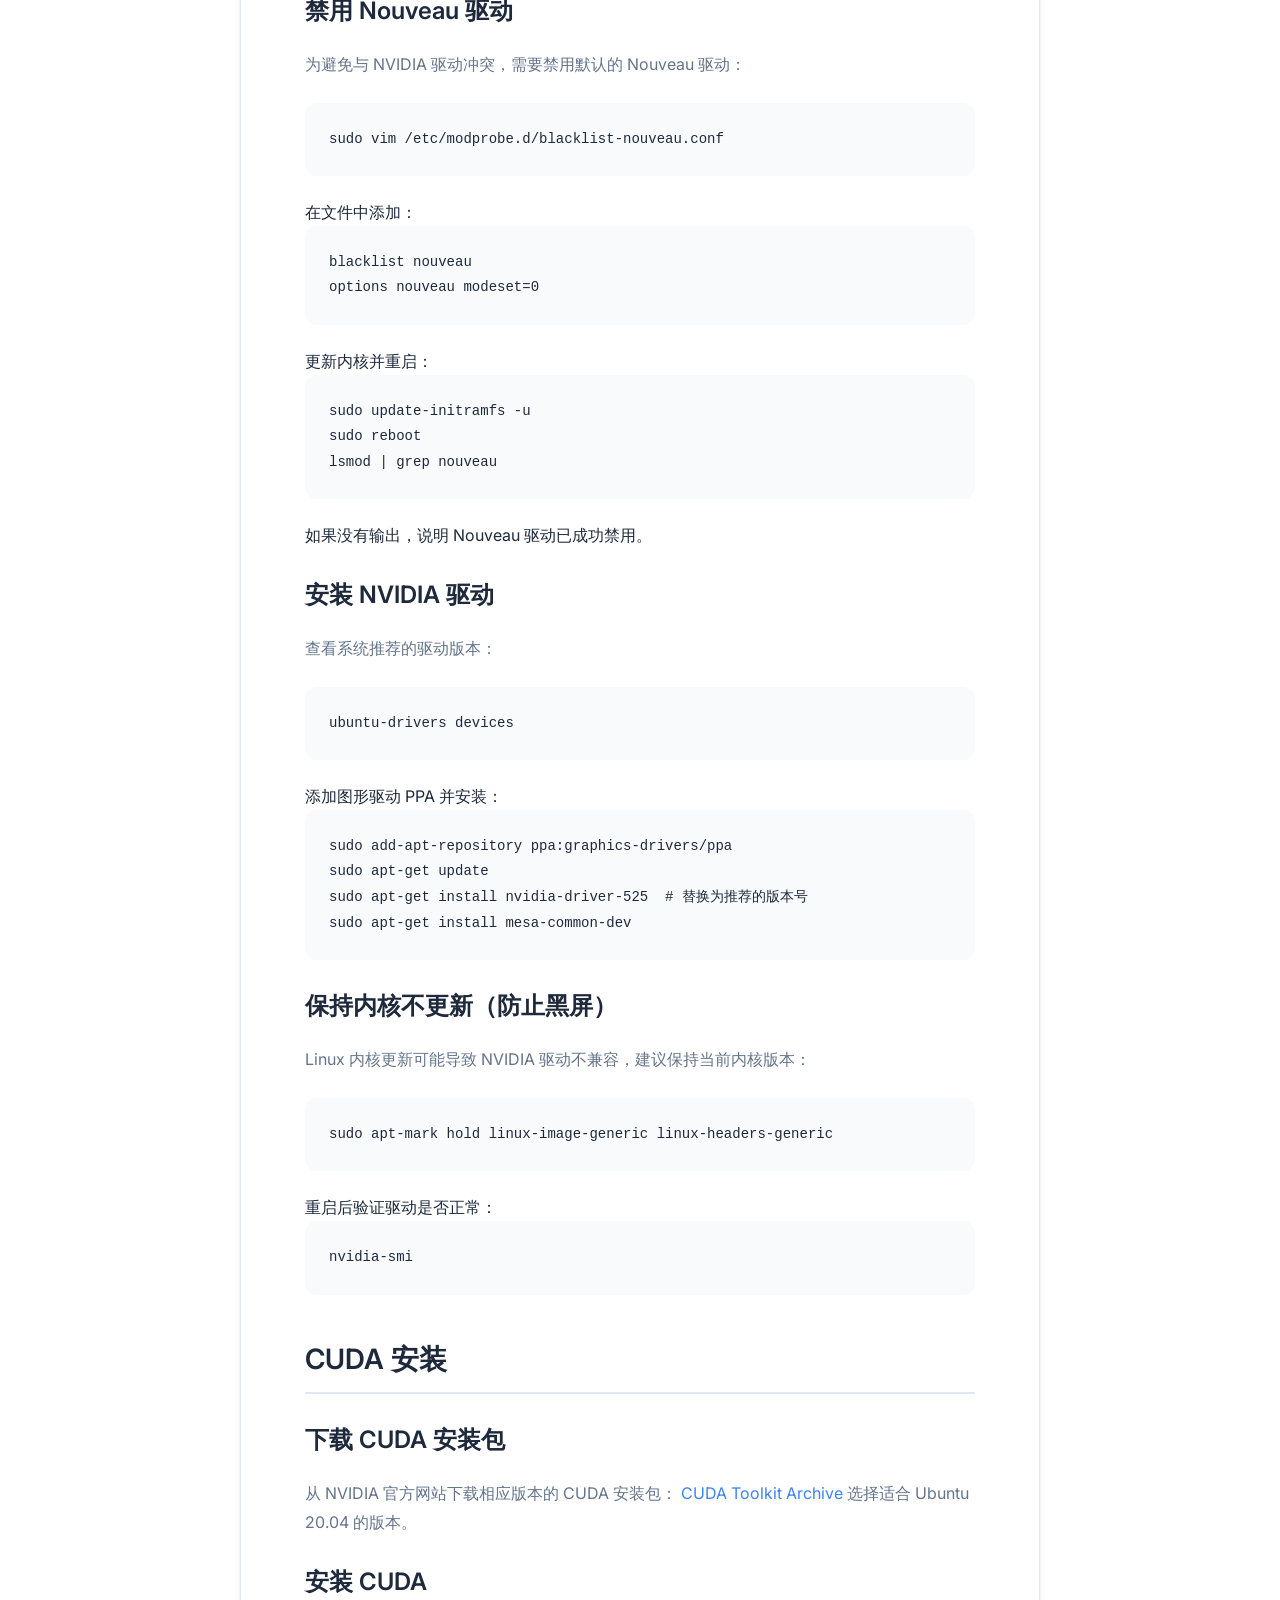
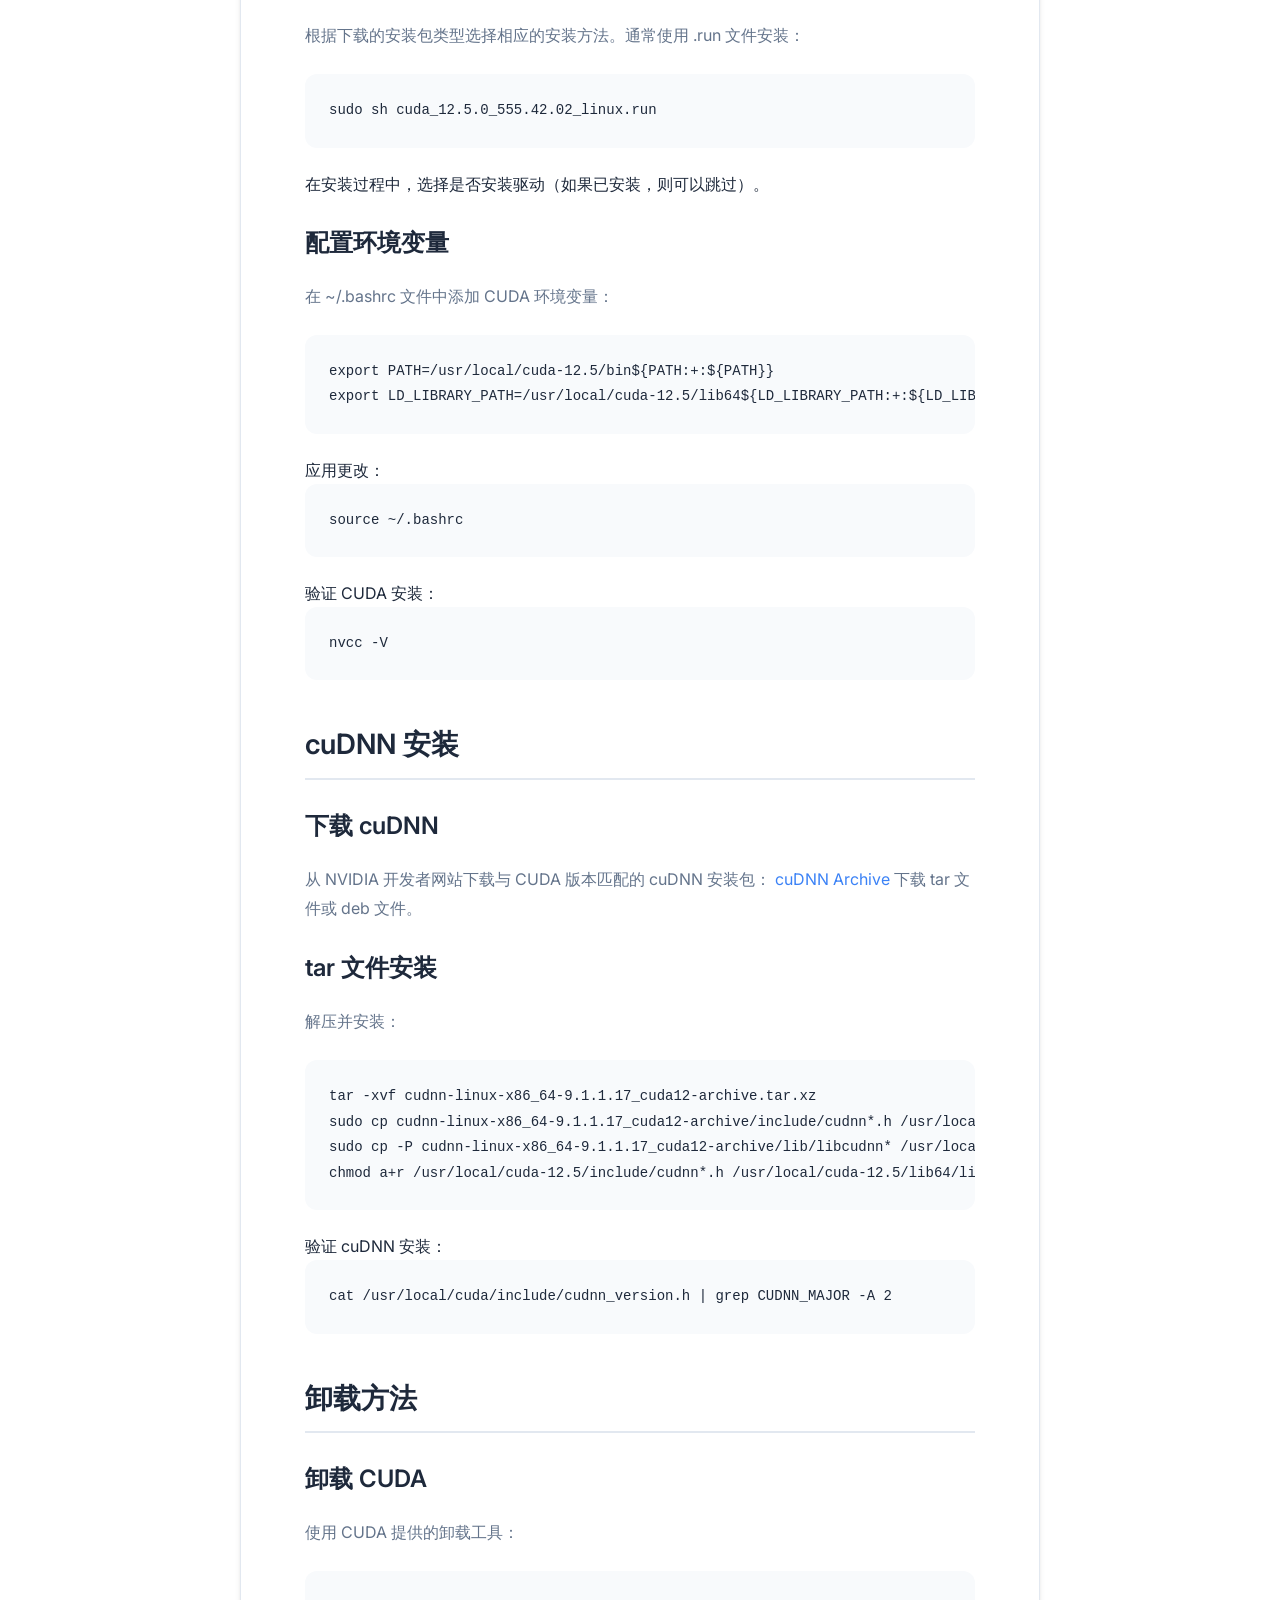
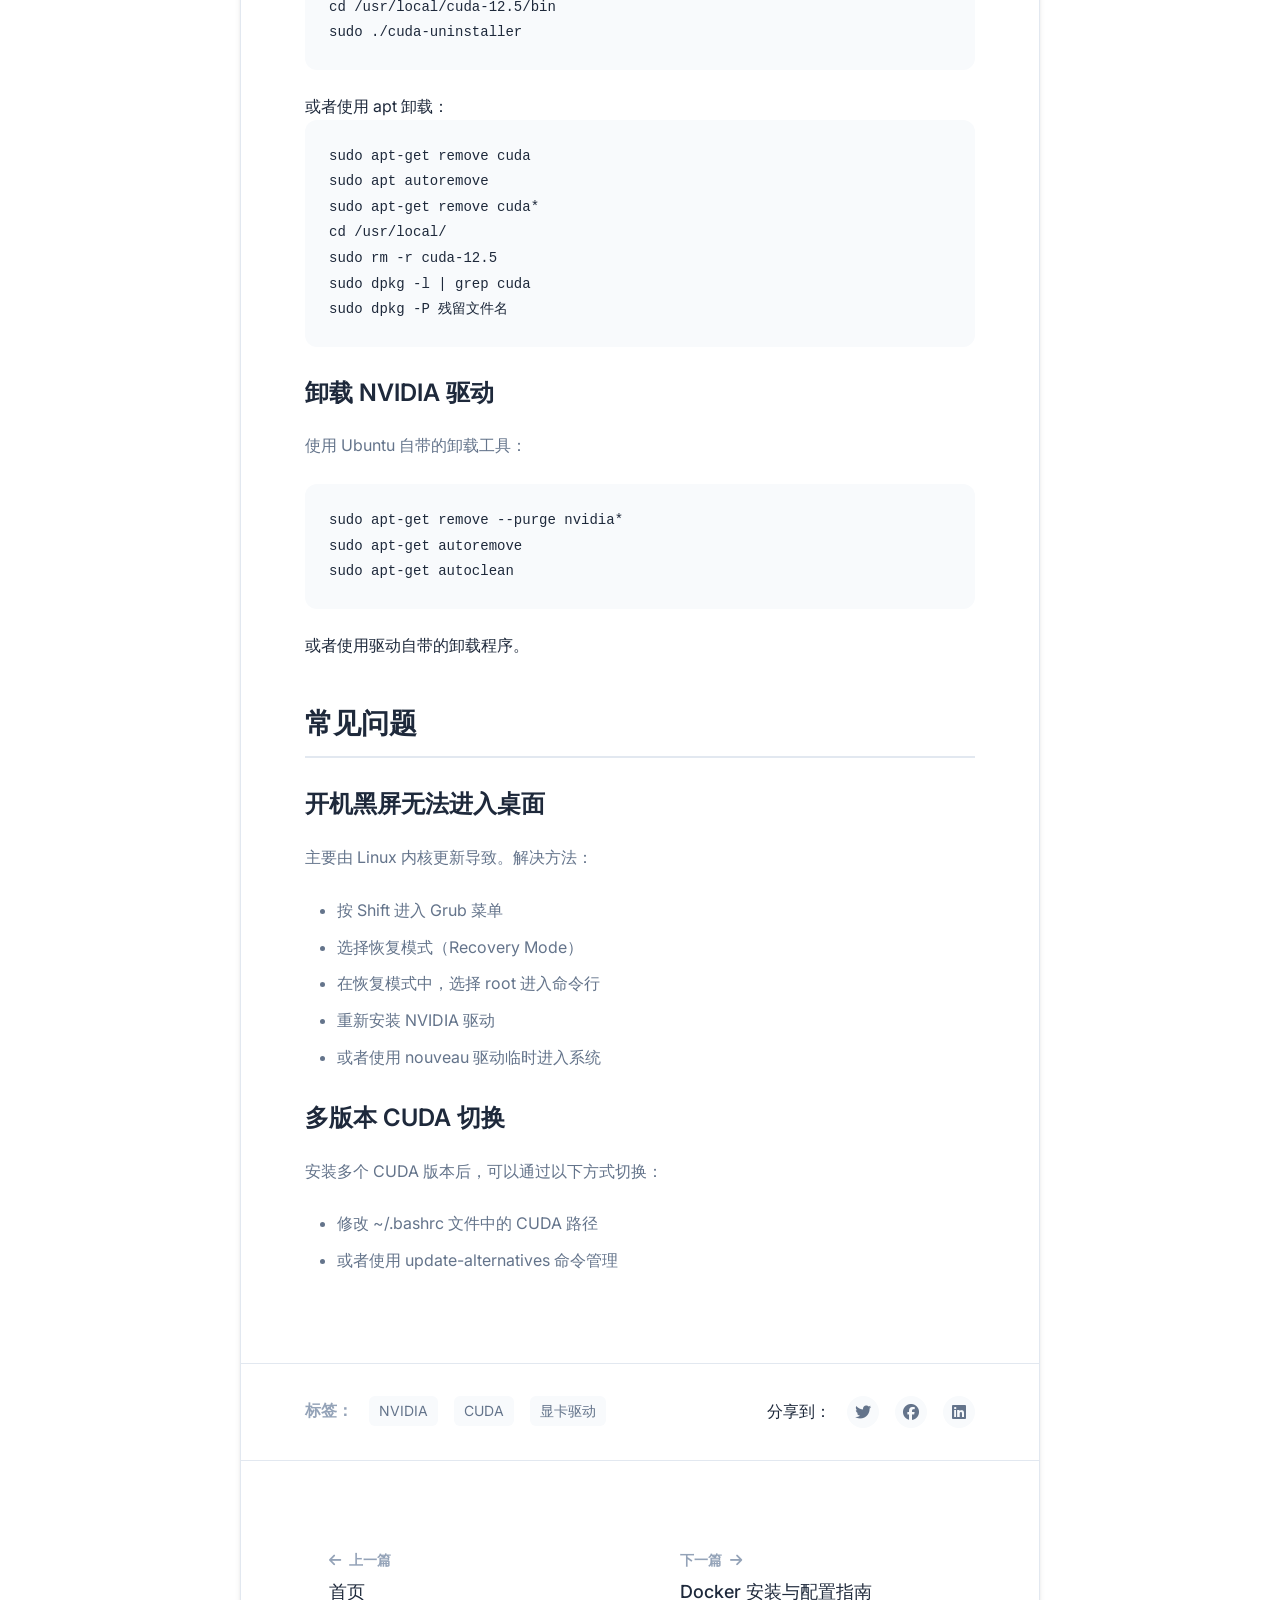
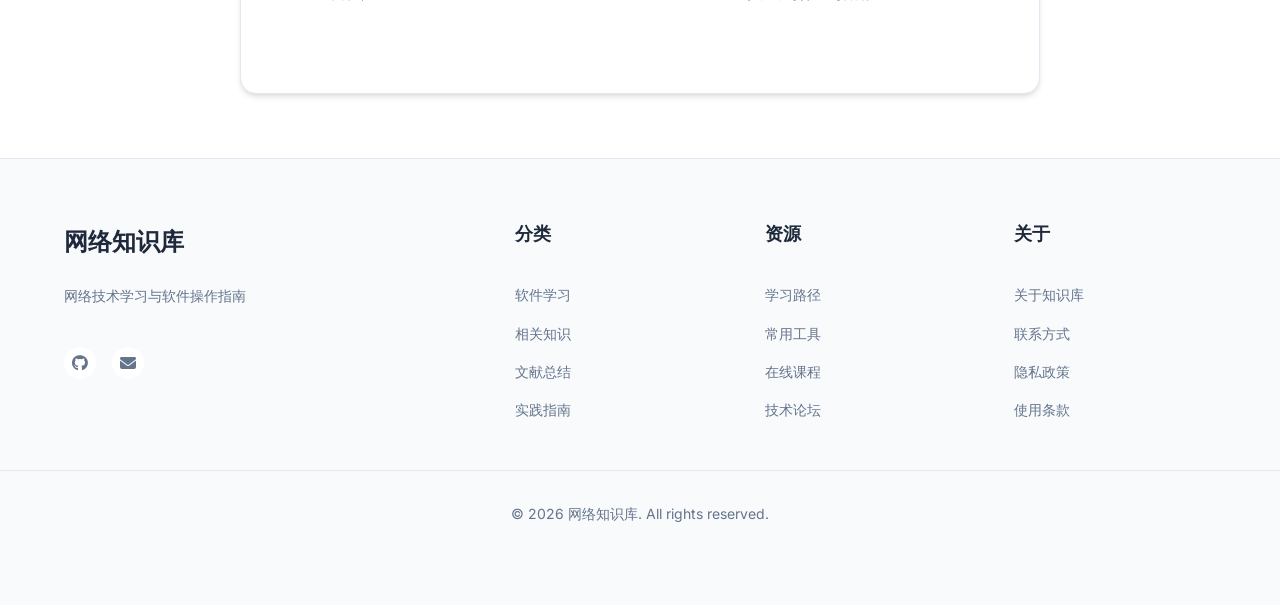
<file: post9.html>
<!DOCTYPE html>
<html lang="zh-CN">
<head>
    <meta charset="UTF-8">
    <meta name="viewport" content="width=device-width, initial-scale=1.0">
    <title>NVIDIA 驱动与 CUDA 配置指南 - 网络知识库</title>
    <link rel="stylesheet" href="styles.css">
    <link rel="preconnect" href="https://fonts.googleapis.com">
    <link rel="preconnect" href="https://fonts.gstatic.com" crossorigin>
    <link href="https://fonts.googleapis.com/css2?family=Inter:wght@300;400;500;600;700&display=swap" rel="stylesheet">
    <link rel="stylesheet" href="https://cdnjs.cloudflare.com/ajax/libs/font-awesome/6.4.0/css/all.min.css">
</head>
<body>
    <!-- 导航栏 -->
    <header class="header">
        <nav class="navbar">
            <div class="nav-container">
                <div class="logo">
                    <a href="index.html">网络知识库</a>
                </div>
                <ul class="nav-menu">
                    <li class="nav-item">
                        <a href="index.html" class="nav-link">首页</a>
                    </li>
                    <li class="nav-item">
                        <a href="index.html#software" class="nav-link">软件学习</a>
                    </li>
                    <li class="nav-item">
                        <a href="index.html#knowledge" class="nav-link">相关知识</a>
                    </li>
                    <li class="nav-item">
                        <a href="index.html#literature" class="nav-link">文献总结</a>
                    </li>
                    <li class="nav-item">
                        <a href="index.html#practice" class="nav-link active">实践指南</a>
                    </li>
                    <li class="nav-item">
                        <a href="about.html" class="nav-link">关于</a>
                    </li>
                    <li class="nav-item">
                        <a href="contact.html" class="nav-link">联系</a>
                    </li>
                </ul>
                <div class="hamburger">
                    <span class="bar"></span>
                    <span class="bar"></span>
                    <span class="bar"></span>
                </div>
                <div class="theme-toggle">
                    <button id="themeBtn" aria-label="切换主题">
                        <i class="fas fa-moon"></i>
                    </button>
                </div>
            </div>
        </nav>
    </header>

    <!-- 文章内容 -->
    <main class="main-content">
        <article class="article-full">
            <div class="article-header">
                <div class="article-meta">
                    <span class="article-category">实践指南</span>
                    <span class="article-date">2026-03-30</span>
                    <span class="article-read-time">20 分钟阅读</span>
                </div>
                <h1 class="article-title">NVIDIA 驱动与 CUDA 配置指南</h1>
                <p class="article-subtitle">详细介绍 NVIDIA 显卡驱动、CUDA 和 cuDNN 的安装、配置方法，以及常见问题解决。</p>
                <div class="article-author">
                    <div class="author-info">
                        <div class="author-avatar">
                            <i class="fas fa-book"></i>
                        </div>
                        <div class="author-details">
                            <span class="author-name">网络知识库</span>
                            <span class="author-role">网络技术学习平台</span>
                        </div>
                    </div>
                    <div class="article-actions">
                        <button class="action-btn" title="分享">
                            <i class="fas fa-share-alt"></i>
                        </button>
                        <button class="action-btn" title="收藏">
                            <i class="far fa-bookmark"></i>
                        </button>
                    </div>
                </div>
            </div>

            <div class="article-content">
                <h2>NVIDIA 显卡驱动安装</h2>

                <h3>安装前准备</h3>
                <ul>
                    <li>确保系统已更新到最新版本</li>
                    <li>安装编译工具：
                        <pre><code>sudo apt-get update
sudo apt-get install g++
sudo apt-get install gcc
sudo apt-get install make</code></pre>
                    </li>
                </ul>

                <h3>禁用 Nouveau 驱动</h3>
                <p>为避免与 NVIDIA 驱动冲突，需要禁用默认的 Nouveau 驱动：
                <pre><code>sudo vim /etc/modprobe.d/blacklist-nouveau.conf</code></pre>
                在文件中添加：
                <pre><code>blacklist nouveau
options nouveau modeset=0</code></pre>
                更新内核并重启：
                <pre><code>sudo update-initramfs -u
sudo reboot
lsmod | grep nouveau</code></pre>
                如果没有输出，说明 Nouveau 驱动已成功禁用。
                </p>

                <h3>安装 NVIDIA 驱动</h3>
                <p>查看系统推荐的驱动版本：
                <pre><code>ubuntu-drivers devices</code></pre>
                添加图形驱动 PPA 并安装：
                <pre><code>sudo add-apt-repository ppa:graphics-drivers/ppa
sudo apt-get update
sudo apt-get install nvidia-driver-525  # 替换为推荐的版本号
sudo apt-get install mesa-common-dev</code></pre>
                </p>

                <h3>保持内核不更新（防止黑屏）</h3>
                <p>Linux 内核更新可能导致 NVIDIA 驱动不兼容，建议保持当前内核版本：
                <pre><code>sudo apt-mark hold linux-image-generic linux-headers-generic</code></pre>
                重启后验证驱动是否正常：
                <pre><code>nvidia-smi</code></pre>
                </p>

                <h2>CUDA 安装</h2>

                <h3>下载 CUDA 安装包</h3>
                <p>从 NVIDIA 官方网站下载相应版本的 CUDA 安装包：
                <a href="https://developer.nvidia.com/cuda-toolkit-archive">CUDA Toolkit Archive</a>
                选择适合 Ubuntu 20.04 的版本。
                </p>

                <h3>安装 CUDA</h3>
                <p>根据下载的安装包类型选择相应的安装方法。通常使用 .run 文件安装：
                <pre><code>sudo sh cuda_12.5.0_555.42.02_linux.run</code></pre>
                在安装过程中，选择是否安装驱动（如果已安装，则可以跳过）。
                </p>

                <h3>配置环境变量</h3>
                <p>在 ~/.bashrc 文件中添加 CUDA 环境变量：
                <pre><code>export PATH=/usr/local/cuda-12.5/bin${PATH:+:${PATH}}
export LD_LIBRARY_PATH=/usr/local/cuda-12.5/lib64${LD_LIBRARY_PATH:+:${LD_LIBRARY_PATH}}</code></pre>
                应用更改：
                <pre><code>source ~/.bashrc</code></pre>
                验证 CUDA 安装：
                <pre><code>nvcc -V</code></pre>
                </p>

                <h2>cuDNN 安装</h2>

                <h3>下载 cuDNN</h3>
                <p>从 NVIDIA 开发者网站下载与 CUDA 版本匹配的 cuDNN 安装包：
                <a href="https://developer.nvidia.com/rdp/cudnn-archive">cuDNN Archive</a>
                下载 tar 文件或 deb 文件。
                </p>

                <h3>tar 文件安装</h3>
                <p>解压并安装：
                <pre><code>tar -xvf cudnn-linux-x86_64-9.1.1.17_cuda12-archive.tar.xz
sudo cp cudnn-linux-x86_64-9.1.1.17_cuda12-archive/include/cudnn*.h /usr/local/cuda-12.5/include
sudo cp -P cudnn-linux-x86_64-9.1.1.17_cuda12-archive/lib/libcudnn* /usr/local/cuda-12.5/lib64
chmod a+r /usr/local/cuda-12.5/include/cudnn*.h /usr/local/cuda-12.5/lib64/libcudnn*</code></pre>
                验证 cuDNN 安装：
                <pre><code>cat /usr/local/cuda/include/cudnn_version.h | grep CUDNN_MAJOR -A 2</code></pre>
                </p>

                <h2>卸载方法</h2>

                <h3>卸载 CUDA</h3>
                <p>使用 CUDA 提供的卸载工具：
                <pre><code>cd /usr/local/cuda-12.5/bin
sudo ./cuda-uninstaller</code></pre>
                或者使用 apt 卸载：
                <pre><code>sudo apt-get remove cuda
sudo apt autoremove
sudo apt-get remove cuda*
cd /usr/local/
sudo rm -r cuda-12.5
sudo dpkg -l | grep cuda
sudo dpkg -P 残留文件名</code></pre>
                </p>

                <h3>卸载 NVIDIA 驱动</h3>
                <p>使用 Ubuntu 自带的卸载工具：
                <pre><code>sudo apt-get remove --purge nvidia*
sudo apt-get autoremove
sudo apt-get autoclean</code></pre>
                或者使用驱动自带的卸载程序。
                </p>

                <h2>常见问题</h2>

                <h3>开机黑屏无法进入桌面</h3>
                <p>主要由 Linux 内核更新导致。解决方法：
                <ul>
                    <li>按 Shift 进入 Grub 菜单</li>
                    <li>选择恢复模式（Recovery Mode）</li>
                    <li>在恢复模式中，选择 root 进入命令行</li>
                    <li>重新安装 NVIDIA 驱动</li>
                    <li>或者使用 nouveau 驱动临时进入系统</li>
                </ul>
                </p>

                <h3>多版本 CUDA 切换</h3>
                <p>安装多个 CUDA 版本后，可以通过以下方式切换：
                <ul>
                    <li>修改 ~/.bashrc 文件中的 CUDA 路径</li>
                    <li>或者使用 update-alternatives 命令管理</li>
                </ul>
                </p>
            </div>

            <div class="article-footer">
                <div class="article-tags">
                    <span class="tags-label">标签：</span>
                    <a href="#" class="tag">NVIDIA</a>
                    <a href="#" class="tag">CUDA</a>
                    <a href="#" class="tag">显卡驱动</a>
                </div>
                <div class="article-share">
                    <span>分享到：</span>
                    <a href="#" class="share-link"><i class="fab fa-twitter"></i></a>
                    <a href="#" class="share-link"><i class="fab fa-facebook"></i></a>
                    <a href="#" class="share-link"><i class="fab fa-linkedin"></i></a>
                </div>
            </div>

            <!-- 文章导航 -->
            <nav class="article-nav">
                <a href="index.html" class="nav-prev">
                    <div class="nav-label"><i class="fas fa-arrow-left"></i> 上一篇</div>
                    <div class="nav-title">首页</div>
                </a>
                <a href="post10.html" class="nav-next">
                    <div class="nav-label">下一篇 <i class="fas fa-arrow-right"></i></div>
                    <div class="nav-title">Docker 安装与配置指南</div>
                </a>
            </nav>
        </article>
    </main>

    <!-- 页脚 -->
    <footer class="footer">
        <div class="footer-content">
            <div class="footer-info">
                <div class="footer-logo">
                    <a href="index.html">网络知识库</a>
                </div>
                <p class="footer-description">网络技术学习与软件操作指南</p>
                <div class="social-links">
                    <a href="#" aria-label="GitHub">
                        <i class="fab fa-github"></i>
                    </a>
                    <a href="#" aria-label="Email">
                        <i class="fas fa-envelope"></i>
                    </a>
                </div>
            </div>
            <div class="footer-links">
                <div class="footer-column">
                    <h3>分类</h3>
                    <ul>
                        <li><a href="index.html#software">软件学习</a></li>
                        <li><a href="index.html#knowledge">相关知识</a></li>
                        <li><a href="index.html#literature">文献总结</a></li>
                        <li><a href="index.html#practice">实践指南</a></li>
                    </ul>
                </div>
                <div class="footer-column">
                    <h3>资源</h3>
                    <ul>
                        <li><a href="#">学习路径</a></li>
                        <li><a href="#">常用工具</a></li>
                        <li><a href="#">在线课程</a></li>
                        <li><a href="#">技术论坛</a></li>
                    </ul>
                </div>
                <div class="footer-column">
                    <h3>关于</h3>
                    <ul>
                        <li><a href="about.html">关于知识库</a></li>
                        <li><a href="contact.html">联系方式</a></li>
                        <li><a href="#">隐私政策</a></li>
                        <li><a href="#">使用条款</a></li>
                    </ul>
                </div>
            </div>
        </div>
        <div class="footer-bottom">
            <p>&copy; 2026 网络知识库. All rights reserved.</p>
        </div>
    </footer>

    <!-- JavaScript -->
    <script src="script.js"></script>
</body>
</html>
</file>
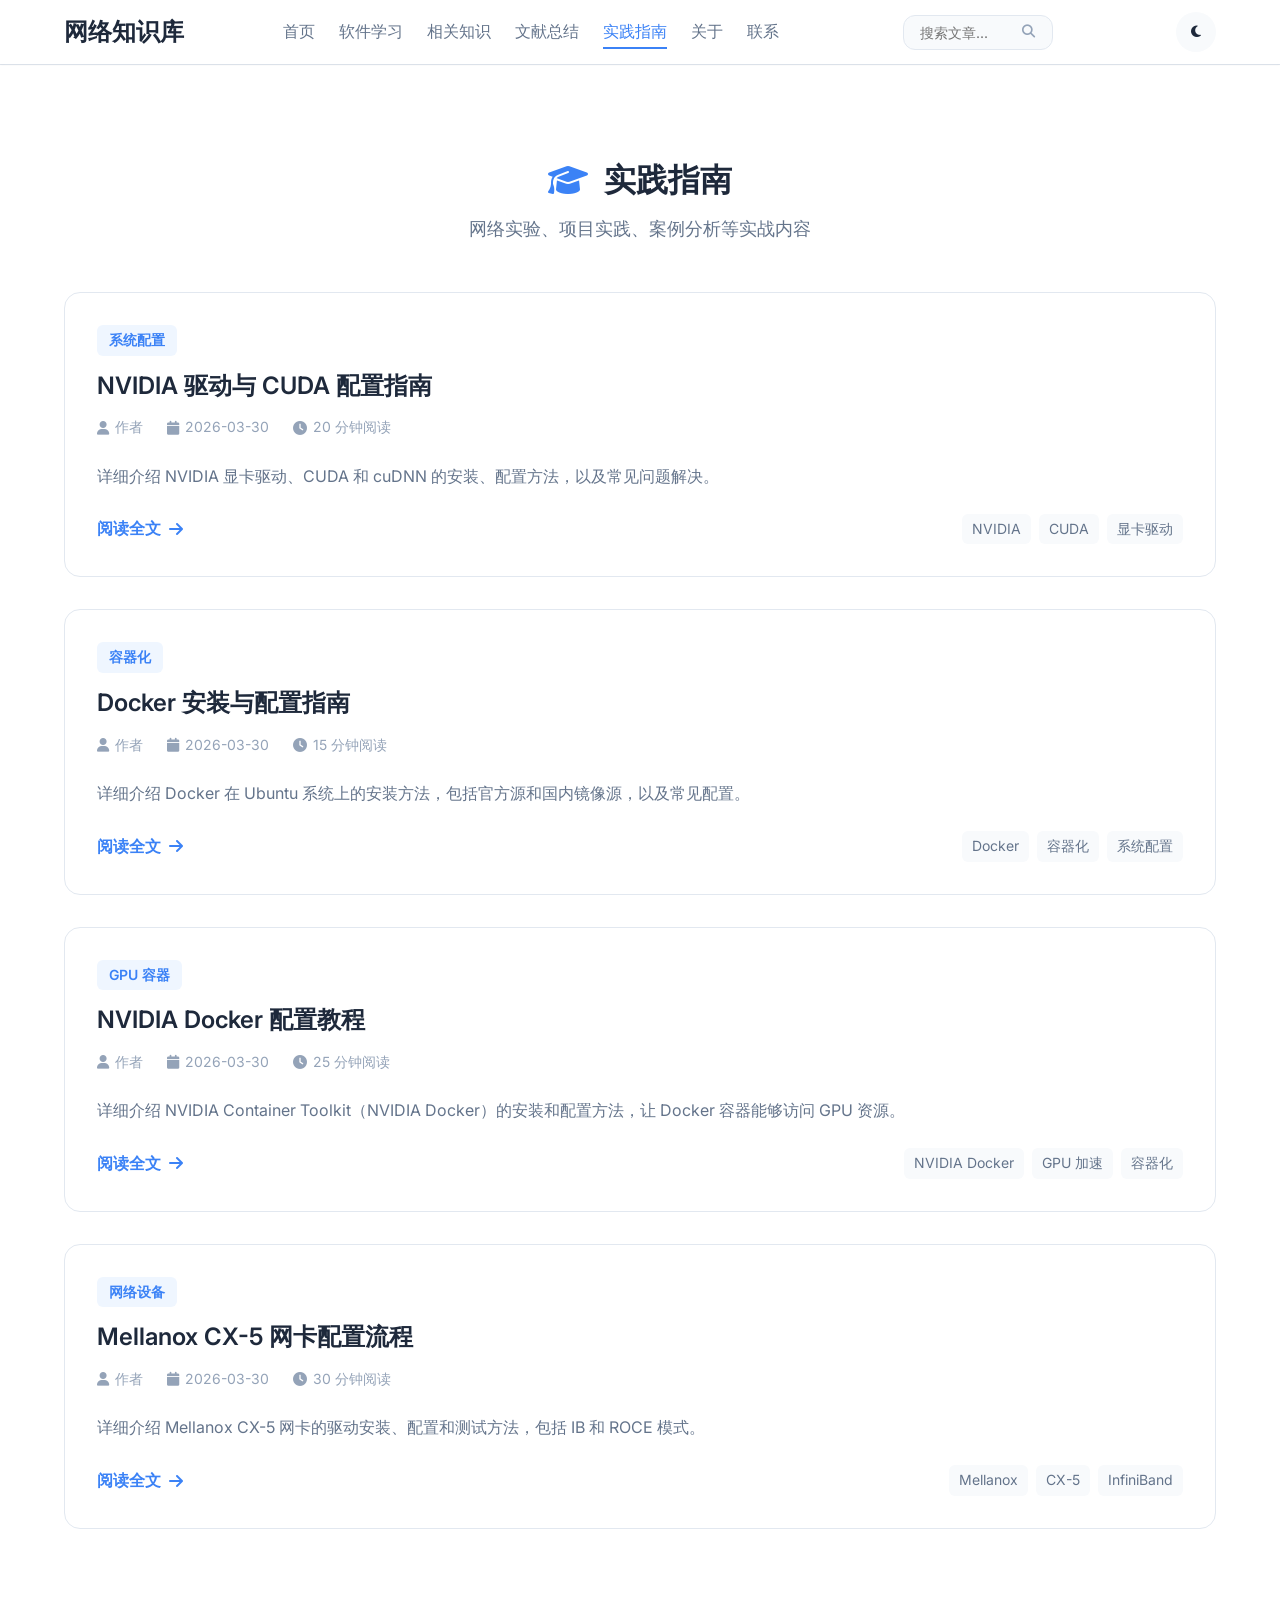
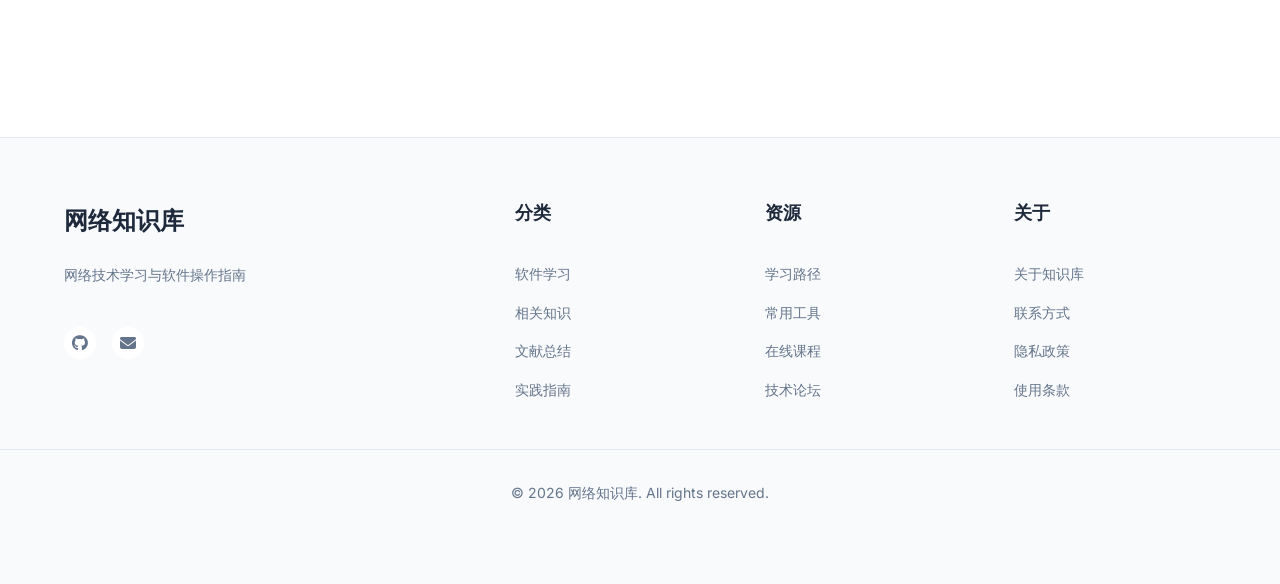
<file: practice.html>
<!DOCTYPE html>
<html lang="zh-CN">
<head>
    <meta charset="UTF-8">
    <meta name="viewport" content="width=device-width, initial-scale=1.0">
    <title>实践指南 - 网络知识库</title>
    <link rel="stylesheet" href="styles.css">
    <link rel="preconnect" href="https://fonts.googleapis.com">
    <link rel="preconnect" href="https://fonts.gstatic.com" crossorigin>
    <link href="https://fonts.googleapis.com/css2?family=Inter:wght@300;400;500;600;700&display=swap" rel="stylesheet">
    <link rel="stylesheet" href="https://cdnjs.cloudflare.com/ajax/libs/font-awesome/6.4.0/css/all.min.css">
</head>
<body>
    <!-- 导航栏 -->
    <header class="header">
        <nav class="navbar">
            <div class="nav-container">
                <div class="logo">
                    <a href="index.html">网络知识库</a>
                </div>
                <ul class="nav-menu">
                    <li class="nav-item">
                        <a href="index.html" class="nav-link">首页</a>
                    </li>
                    <li class="nav-item">
                        <a href="software.html" class="nav-link">软件学习</a>
                    </li>
                    <li class="nav-item">
                        <a href="knowledge.html" class="nav-link">相关知识</a>
                    </li>
                    <li class="nav-item">
                        <a href="literature.html" class="nav-link">文献总结</a>
                    </li>
                    <li class="nav-item">
                        <a href="practice.html" class="nav-link active">实践指南</a>
                    </li>
                    <li class="nav-item">
                        <a href="about.html" class="nav-link">关于</a>
                    </li>
                    <li class="nav-item">
                        <a href="contact.html" class="nav-link">联系</a>
                    </li>
                </ul>
                <div class="hamburger">
                    <span class="bar"></span>
                    <span class="bar"></span>
                    <span class="bar"></span>
                </div>
                <div class="search-container">
                    <input type="text" class="search-input" placeholder="搜索文章...">
                    <button class="search-btn" aria-label="搜索">
                        <i class="fas fa-search"></i>
                    </button>
                </div>
                <div class="theme-toggle">
                    <button id="themeBtn" aria-label="切换主题">
                        <i class="fas fa-moon"></i>
                    </button>
                </div>
            </div>
        </nav>
    </header>

    <!-- 主要内容区 -->
    <main class="main-content">
        <div class="container">
            <!-- 实践指南分类 -->
            <section class="category-section">
                <div class="category-header">
                    <h2 class="category-title">
                        <i class="fas fa-graduation-cap"></i>
                        实践指南
                    </h2>
                    <p class="category-description">网络实验、项目实践、案例分析等实战内容</p>
                </div>

                <div class="posts-grid">
                    <!-- 实践指南文章 1 -->
                    <article class="post-card">
                        <div class="post-header">
                            <div class="post-category">
                                <span>系统配置</span>
                            </div>
                            <h2 class="post-title">
                                <a href="post9.html">NVIDIA 驱动与 CUDA 配置指南</a>
                            </h2>
                            <p class="post-meta">
                                <span><i class="fas fa-user"></i> 作者</span>
                                <span><i class="fas fa-calendar"></i> 2026-03-30</span>
                                <span><i class="fas fa-clock"></i> 20 分钟阅读</span>
                            </p>
                        </div>
                        <div class="post-excerpt">
                            <p>详细介绍 NVIDIA 显卡驱动、CUDA 和 cuDNN 的安装、配置方法，以及常见问题解决。</p>
                        </div>
                        <div class="post-footer">
                            <a href="post9.html" class="read-more">阅读全文 <i class="fas fa-arrow-right"></i></a>
                            <div class="post-tags">
                                <span class="tag">NVIDIA</span>
                                <span class="tag">CUDA</span>
                                <span class="tag">显卡驱动</span>
                            </div>
                        </div>
                    </article>

                    <!-- 实践指南文章 2 -->
                    <article class="post-card">
                        <div class="post-header">
                            <div class="post-category">
                                <span>容器化</span>
                            </div>
                            <h2 class="post-title">
                                <a href="post10.html">Docker 安装与配置指南</a>
                            </h2>
                            <p class="post-meta">
                                <span><i class="fas fa-user"></i> 作者</span>
                                <span><i class="fas fa-calendar"></i> 2026-03-30</span>
                                <span><i class="fas fa-clock"></i> 15 分钟阅读</span>
                            </p>
                        </div>
                        <div class="post-excerpt">
                            <p>详细介绍 Docker 在 Ubuntu 系统上的安装方法，包括官方源和国内镜像源，以及常见配置。</p>
                        </div>
                        <div class="post-footer">
                            <a href="post10.html" class="read-more">阅读全文 <i class="fas fa-arrow-right"></i></a>
                            <div class="post-tags">
                                <span class="tag">Docker</span>
                                <span class="tag">容器化</span>
                                <span class="tag">系统配置</span>
                            </div>
                        </div>
                    </article>

                    <!-- 实践指南文章 3 -->
                    <article class="post-card">
                        <div class="post-header">
                            <div class="post-category">
                                <span>GPU 容器</span>
                            </div>
                            <h2 class="post-title">
                                <a href="post11.html">NVIDIA Docker 配置教程</a>
                            </h2>
                            <p class="post-meta">
                                <span><i class="fas fa-user"></i> 作者</span>
                                <span><i class="fas fa-calendar"></i> 2026-03-30</span>
                                <span><i class="fas fa-clock"></i> 25 分钟阅读</span>
                            </p>
                        </div>
                        <div class="post-excerpt">
                            <p>详细介绍 NVIDIA Container Toolkit（NVIDIA Docker）的安装和配置方法，让 Docker 容器能够访问 GPU 资源。</p>
                        </div>
                        <div class="post-footer">
                            <a href="post11.html" class="read-more">阅读全文 <i class="fas fa-arrow-right"></i></a>
                            <div class="post-tags">
                                <span class="tag">NVIDIA Docker</span>
                                <span class="tag">GPU 加速</span>
                                <span class="tag">容器化</span>
                            </div>
                        </div>
                    </article>

                    <!-- 实践指南文章 4 -->
                    <article class="post-card">
                        <div class="post-header">
                            <div class="post-category">
                                <span>网络设备</span>
                            </div>
                            <h2 class="post-title">
                                <a href="post12.html">Mellanox CX-5 网卡配置流程</a>
                            </h2>
                            <p class="post-meta">
                                <span><i class="fas fa-user"></i> 作者</span>
                                <span><i class="fas fa-calendar"></i> 2026-03-30</span>
                                <span><i class="fas fa-clock"></i> 30 分钟阅读</span>
                            </p>
                        </div>
                        <div class="post-excerpt">
                            <p>详细介绍 Mellanox CX-5 网卡的驱动安装、配置和测试方法，包括 IB 和 ROCE 模式。</p>
                        </div>
                        <div class="post-footer">
                            <a href="post12.html" class="read-more">阅读全文 <i class="fas fa-arrow-right"></i></a>
                            <div class="post-tags">
                                <span class="tag">Mellanox</span>
                                <span class="tag">CX-5</span>
                                <span class="tag">InfiniBand</span>
                            </div>
                        </div>
                    </article>
                </div>
            </section>
        </div>
    </main>

    <!-- 页脚 -->
    <footer class="footer">
        <div class="footer-content">
            <div class="footer-info">
                <div class="footer-logo">
                    <a href="index.html">网络知识库</a>
                </div>
                <p class="footer-description">网络技术学习与软件操作指南</p>
                <div class="social-links">
                    <a href="#" aria-label="GitHub">
                        <i class="fab fa-github"></i>
                    </a>
                    <a href="#" aria-label="Email">
                        <i class="fas fa-envelope"></i>
                    </a>
                </div>
            </div>
            <div class="footer-links">
                <div class="footer-column">
                    <h3>分类</h3>
                    <ul>
                        <li><a href="software.html">软件学习</a></li>
                        <li><a href="knowledge.html">相关知识</a></li>
                        <li><a href="literature.html">文献总结</a></li>
                        <li><a href="practice.html">实践指南</a></li>
                    </ul>
                </div>
                <div class="footer-column">
                    <h3>资源</h3>
                    <ul>
                        <li><a href="#">学习路径</a></li>
                        <li><a href="#">常用工具</a></li>
                        <li><a href="#">在线课程</a></li>
                        <li><a href="#">技术论坛</a></li>
                    </ul>
                </div>
                <div class="footer-column">
                    <h3>关于</h3>
                    <ul>
                        <li><a href="about.html">关于知识库</a></li>
                        <li><a href="contact.html">联系方式</a></li>
                        <li><a href="#">隐私政策</a></li>
                        <li><a href="#">使用条款</a></li>
                    </ul>
                </div>
            </div>
        </div>
        <div class="footer-bottom">
            <p>&copy; 2026 网络知识库. All rights reserved.</p>
        </div>
    </footer>

    <!-- JavaScript -->
    <script src="script.js"></script>
</body>
</html>
</file>
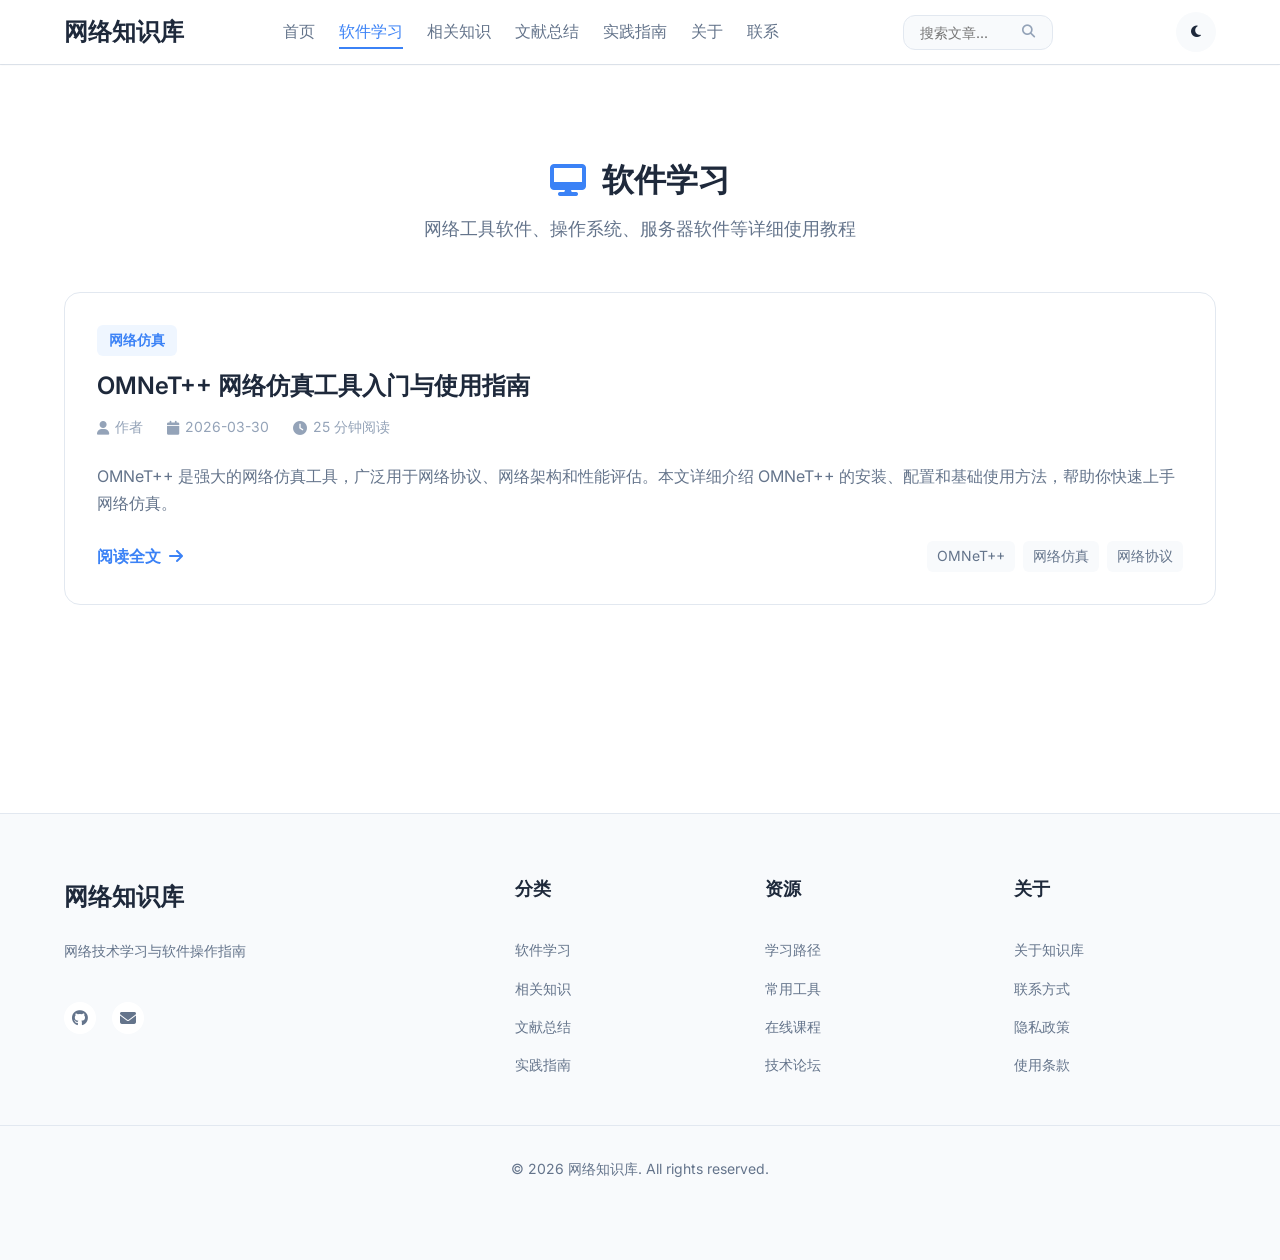
<file: software.html>
<!DOCTYPE html>
<html lang="zh-CN">
<head>
    <meta charset="UTF-8">
    <meta name="viewport" content="width=device-width, initial-scale=1.0">
    <title>软件学习 - 网络知识库</title>
    <link rel="stylesheet" href="styles.css">
    <link rel="preconnect" href="https://fonts.googleapis.com">
    <link rel="preconnect" href="https://fonts.gstatic.com" crossorigin>
    <link href="https://fonts.googleapis.com/css2?family=Inter:wght@300;400;500;600;700&display=swap" rel="stylesheet">
    <link rel="stylesheet" href="https://cdnjs.cloudflare.com/ajax/libs/font-awesome/6.4.0/css/all.min.css">
</head>
<body>
    <!-- 导航栏 -->
    <header class="header">
        <nav class="navbar">
            <div class="nav-container">
                <div class="logo">
                    <a href="index.html">网络知识库</a>
                </div>
                <ul class="nav-menu">
                    <li class="nav-item">
                        <a href="index.html" class="nav-link">首页</a>
                    </li>
                    <li class="nav-item">
                        <a href="software.html" class="nav-link active">软件学习</a>
                    </li>
                    <li class="nav-item">
                        <a href="knowledge.html" class="nav-link">相关知识</a>
                    </li>
                    <li class="nav-item">
                        <a href="literature.html" class="nav-link">文献总结</a>
                    </li>
                    <li class="nav-item">
                        <a href="practice.html" class="nav-link">实践指南</a>
                    </li>
                    <li class="nav-item">
                        <a href="about.html" class="nav-link">关于</a>
                    </li>
                    <li class="nav-item">
                        <a href="contact.html" class="nav-link">联系</a>
                    </li>
                </ul>
                <div class="hamburger">
                    <span class="bar"></span>
                    <span class="bar"></span>
                    <span class="bar"></span>
                </div>
                <div class="search-container">
                    <input type="text" class="search-input" placeholder="搜索文章...">
                    <button class="search-btn" aria-label="搜索">
                        <i class="fas fa-search"></i>
                    </button>
                </div>
                <div class="theme-toggle">
                    <button id="themeBtn" aria-label="切换主题">
                        <i class="fas fa-moon"></i>
                    </button>
                </div>
            </div>
        </nav>
    </header>

    <!-- 主要内容区 -->
    <main class="main-content">
        <div class="container">
            <!-- 软件学习分类 -->
            <section class="category-section">
                <div class="category-header">
                    <h2 class="category-title">
                        <i class="fas fa-desktop"></i>
                        软件学习
                    </h2>
                    <p class="category-description">网络工具软件、操作系统、服务器软件等详细使用教程</p>
                </div>

                <div class="posts-grid">
                    <!-- 软件学习文章 1 -->
                    <article class="post-card">
                        <div class="post-header">
                            <div class="post-category">
                                <span>网络仿真</span>
                            </div>
                            <h2 class="post-title">
                                <a href="post7.html">OMNeT++ 网络仿真工具入门与使用指南</a>
                            </h2>
                            <p class="post-meta">
                                <span><i class="fas fa-user"></i> 作者</span>
                                <span><i class="fas fa-calendar"></i> 2026-03-30</span>
                                <span><i class="fas fa-clock"></i> 25 分钟阅读</span>
                            </p>
                        </div>
                        <div class="post-excerpt">
                            <p>OMNeT++ 是强大的网络仿真工具，广泛用于网络协议、网络架构和性能评估。本文详细介绍 OMNeT++ 的安装、配置和基础使用方法，帮助你快速上手网络仿真。</p>
                        </div>
                        <div class="post-footer">
                            <a href="post7.html" class="read-more">阅读全文 <i class="fas fa-arrow-right"></i></a>
                            <div class="post-tags">
                                <span class="tag">OMNeT++</span>
                                <span class="tag">网络仿真</span>
                                <span class="tag">网络协议</span>
                            </div>
                        </div>
                    </article>
                </div>
            </section>
        </div>
    </main>

    <!-- 页脚 -->
    <footer class="footer">
        <div class="footer-content">
            <div class="footer-info">
                <div class="footer-logo">
                    <a href="index.html">网络知识库</a>
                </div>
                <p class="footer-description">网络技术学习与软件操作指南</p>
                <div class="social-links">
                    <a href="#" aria-label="GitHub">
                        <i class="fab fa-github"></i>
                    </a>
                    <a href="#" aria-label="Email">
                        <i class="fas fa-envelope"></i>
                    </a>
                </div>
            </div>
            <div class="footer-links">
                <div class="footer-column">
                    <h3>分类</h3>
                    <ul>
                        <li><a href="software.html">软件学习</a></li>
                        <li><a href="knowledge.html">相关知识</a></li>
                        <li><a href="literature.html">文献总结</a></li>
                        <li><a href="practice.html">实践指南</a></li>
                    </ul>
                </div>
                <div class="footer-column">
                    <h3>资源</h3>
                    <ul>
                        <li><a href="#">学习路径</a></li>
                        <li><a href="#">常用工具</a></li>
                        <li><a href="#">在线课程</a></li>
                        <li><a href="#">技术论坛</a></li>
                    </ul>
                </div>
                <div class="footer-column">
                    <h3>关于</h3>
                    <ul>
                        <li><a href="about.html">关于知识库</a></li>
                        <li><a href="contact.html">联系方式</a></li>
                        <li><a href="#">隐私政策</a></li>
                        <li><a href="#">使用条款</a></li>
                    </ul>
                </div>
            </div>
        </div>
        <div class="footer-bottom">
            <p>&copy; 2026 网络知识库. All rights reserved.</p>
        </div>
    </footer>

    <!-- JavaScript -->
    <script src="script.js"></script>
</body>
</html>
</file>
<file: styles.css>
/* ==================== CSS 重置与基础样式 ==================== */

/* 全局重置 */
* {
    margin: 0;
    padding: 0;
    box-sizing: border-box;
}

/* 根变量 - 浅色主题 */
:root {
    /* 主要颜色 */
    --primary-color: #3b82f6;
    --primary-hover: #2563eb;
    --primary-light: #eff6ff;

    /* 中性颜色 */
    --text-primary: #1e293b;
    --text-secondary: #64748b;
    --text-tertiary: #94a3b8;

    /* 背景颜色 */
    --bg-primary: #ffffff;
    --bg-secondary: #f8fafc;
    --bg-tertiary: #f1f5f9;
    --bg-hover: #f1f5f9;

    /* 边框颜色 */
    --border-color: #e2e8f0;
    --border-light: #f1f5f9;

    /* 阴影 */
    --shadow-sm: 0 1px 2px 0 rgba(0, 0, 0, 0.05);
    --shadow-md: 0 4px 6px -1px rgba(0, 0, 0, 0.1), 0 2px 4px -1px rgba(0, 0, 0, 0.06);
    --shadow-lg: 0 10px 15px -3px rgba(0, 0, 0, 0.1), 0 4px 6px -2px rgba(0, 0, 0, 0.05);
    --shadow-xl: 0 20px 25px -5px rgba(0, 0, 0, 0.1), 0 10px 10px -5px rgba(0, 0, 0, 0.04);

    /* 卡片样式 */
    --card-bg: #ffffff;
    --card-hover: rgba(59, 130, 246, 0.03);

    /* 链接颜色 */
    --link-color: #3b82f6;
    --link-hover: #2563eb;

    /* 按钮 */
    --btn-primary: #3b82f6;
    --btn-primary-hover: #2563eb;
    --btn-secondary: #64748b;
    --btn-secondary-hover: #475569;

    /* 渐变 */
    --gradient-primary: linear-gradient(135deg, #667eea 0%, #764ba2 100%);
    --gradient-secondary: linear-gradient(135deg, #f093fb 0%, #f5576c 100%);

    /* 动画 */
    --transition-fast: 0.15s ease;
    --transition-normal: 0.3s ease;
    --transition-slow: 0.5s ease;

    /* 间距 */
    --spacing-xs: 0.5rem;
    --spacing-sm: 1rem;
    --spacing-md: 1.5rem;
    --spacing-lg: 2rem;
    --spacing-xl: 3rem;
    --spacing-2xl: 4rem;

    /* 容器宽度 */
    --container-max-width: 1200px;
    --container-padding: 1.5rem;

    /* 边框半径 */
    --radius-sm: 0.375rem;
    --radius-md: 0.5rem;
    --radius-lg: 0.75rem;
    --radius-xl: 1rem;

    /* 字体 */
    --font-primary: 'Inter', -apple-system, BlinkMacSystemFont, 'Segoe UI', Roboto, sans-serif;
    --font-mono: 'Fira Code', 'Courier New', monospace;
}

/* 深色主题变量 */
[data-theme="dark"] {
    /* 主要颜色 */
    --primary-color: #60a5fa;
    --primary-hover: #93c5fd;
    --primary-light: #1e293b;

    /* 中性颜色 */
    --text-primary: #f1f5f9;
    --text-secondary: #cbd5e1;
    --text-tertiary: #94a3b8;

    /* 背景颜色 */
    --bg-primary: #0f172a;
    --bg-secondary: #1e293b;
    --bg-tertiary: #334155;
    --bg-hover: #334155;

    /* 边框颜色 */
    --border-color: #334155;
    --border-light: #1e293b;

    /* 阴影 */
    --shadow-sm: 0 1px 2px 0 rgba(0, 0, 0, 0.3);
    --shadow-md: 0 4px 6px -1px rgba(0, 0, 0, 0.3), 0 2px 4px -1px rgba(0, 0, 0, 0.2);
    --shadow-lg: 0 10px 15px -3px rgba(0, 0, 0, 0.4), 0 4px 6px -2px rgba(0, 0, 0, 0.3);
    --shadow-xl: 0 20px 25px -5px rgba(0, 0, 0, 0.5), 0 10px 10px -5px rgba(0, 0, 0, 0.4);

    /* 卡片样式 */
    --card-bg: #1e293b;
    --card-hover: rgba(96, 165, 250, 0.05);

    /* 链接颜色 */
    --link-color: #60a5fa;
    --link-hover: #93c5fd;

    /* 按钮 */
    --btn-primary: #60a5fa;
    --btn-primary-hover: #93c5fd;
    --btn-secondary: #475569;
    --btn-secondary-hover: #64748b;

    /* 渐变 */
    --gradient-primary: linear-gradient(135deg, #1e3a8a 0%, #312e81 100%);
    --gradient-secondary: linear-gradient(135deg, #7c3aed 0%, #db2777 100%);
}

/* 基础样式 */
html {
    font-size: 16px;
    scroll-behavior: smooth;
}

body {
    font-family: var(--font-primary);
    background-color: var(--bg-primary);
    color: var(--text-primary);
    line-height: 1.6;
    transition: background-color var(--transition-normal), color var(--transition-normal);
}

/* 容器 */
.container {
    max-width: var(--container-max-width);
    margin: 0 auto;
    padding: 0 var(--container-padding);
}

/* 图片 */
img {
    max-width: 100%;
    height: auto;
    display: block;
}

/* 链接 */
a {
    color: var(--link-color);
    text-decoration: none;
    transition: color var(--transition-fast);
}

a:hover {
    color: var(--link-hover);
}

/* 按钮基础样式 */
button {
    cursor: pointer;
    border: none;
    background: none;
    font-family: inherit;
    transition: all var(--transition-fast);
}

/* 标题 */
h1, h2, h3, h4, h5, h6 {
    font-weight: 600;
    line-height: 1.2;
    margin-bottom: var(--spacing-sm);
    color: var(--text-primary);
}

h1 { font-size: 2.5rem; }
h2 { font-size: 2rem; }
h3 { font-size: 1.5rem; }
h4 { font-size: 1.25rem; }
h5 { font-size: 1.125rem; }
h6 { font-size: 1rem; }

/* 段落 */
p {
    margin-bottom: var(--spacing-sm);
    color: var(--text-secondary);
}

/* 代码 */
code {
    font-family: var(--font-mono);
    background-color: var(--bg-secondary);
    padding: 0.125rem 0.25rem;
    border-radius: var(--radius-sm);
    font-size: 0.875rem;
    color: var(--text-primary);
}

pre {
    background-color: var(--bg-secondary);
    padding: var(--spacing-md);
    border-radius: var(--radius-lg);
    overflow-x: auto;
    margin-bottom: var(--spacing-md);
}

pre code {
    background: none;
    padding: 0;
}

/* ==================== 导航栏 ==================== */
.header {
    position: sticky;
    top: 0;
    z-index: 1000;
    background-color: rgba(var(--bg-primary), 0.95);
    backdrop-filter: blur(10px);
    border-bottom: 1px solid var(--border-color);
    transition: all var(--transition-normal);
}

.navbar {
    box-shadow: var(--shadow-sm);
}

.nav-container {
    max-width: var(--container-max-width);
    margin: 0 auto;
    padding: 0 var(--container-padding);
    display: flex;
    align-items: center;
    justify-content: space-between;
    height: 4rem;
}

.logo a {
    font-size: 1.5rem;
    font-weight: 700;
    color: var(--text-primary);
    transition: color var(--transition-fast);
}

.logo a:hover {
    color: var(--primary-color);
}

.nav-menu {
    display: flex;
    list-style: none;
    align-items: center;
    gap: var(--spacing-md);
}

.nav-link {
    color: var(--text-secondary);
    font-weight: 500;
    transition: color var(--transition-fast);
    padding: 0.5rem 0;
    position: relative;
}

.nav-link:hover,
.nav-link.active {
    color: var(--primary-color);
}

.nav-link.active::after {
    content: '';
    position: absolute;
    bottom: 0;
    left: 0;
    width: 100%;
    height: 2px;
    background-color: var(--primary-color);
}

.hamburger {
    display: none;
    flex-direction: column;
    cursor: pointer;
}

.bar {
    width: 25px;
    height: 2px;
    background-color: var(--text-primary);
    margin: 3px 0;
    transition: 0.3s;
}

.search-container {
    display: flex;
    align-items: center;
    margin-left: var(--spacing-md);
    position: relative;
}

.search-input {
    padding: 0.5rem 2rem 0.5rem 1rem;
    border: 1px solid var(--border-color);
    border-radius: var(--radius-lg);
    background-color: var(--bg-secondary);
    color: var(--text-primary);
    font-family: inherit;
    font-size: 0.875rem;
    width: 150px;
    transition: all var(--transition-fast);
}

.search-input:focus {
    outline: none;
    border-color: var(--primary-color);
    background-color: var(--bg-primary);
    width: 200px;
}

.search-btn {
    position: absolute;
    right: 0.5rem;
    top: 50%;
    transform: translateY(-50%);
    width: 2rem;
    height: 2rem;
    border-radius: 50%;
    background-color: transparent;
    color: var(--text-tertiary);
    display: flex;
    align-items: center;
    justify-content: center;
    transition: all var(--transition-fast);
}

.search-btn:hover {
    color: var(--primary-color);
    background-color: var(--bg-hover);
}

.theme-toggle {
    margin-left: var(--spacing-md);
}

#themeBtn {
    width: 2.5rem;
    height: 2.5rem;
    border-radius: 50%;
    background-color: var(--bg-secondary);
    color: var(--text-primary);
    display: flex;
    align-items: center;
    justify-content: center;
    transition: all var(--transition-fast);
}

#themeBtn:hover {
    background-color: var(--bg-hover);
    transform: scale(1.05);
}

/* ==================== 英雄区域 ==================== */
.hero {
    padding: var(--spacing-2xl) 0;
    text-align: center;
    background: linear-gradient(135deg, var(--primary-light) 0%, var(--bg-primary) 100%);
    border-bottom: 1px solid var(--border-color);
}

.hero-content {
    max-width: 800px;
    margin: 0 auto;
}

.hero-title {
    font-size: 3.5rem;
    font-weight: 700;
    margin-bottom: var(--spacing-md);
    background: linear-gradient(135deg, var(--primary-color), var(--primary-hover));
    -webkit-background-clip: text;
    -webkit-text-fill-color: transparent;
    background-clip: text;
}

.hero-subtitle {
    font-size: 1.5rem;
    color: var(--text-secondary);
    margin-bottom: var(--spacing-lg);
}

.hero-meta {
    display: flex;
    justify-content: center;
    gap: var(--spacing-lg);
    flex-wrap: wrap;
    color: var(--text-tertiary);
    font-size: 0.875rem;
}

.hero-meta span {
    display: flex;
    align-items: center;
    gap: 0.5rem;
}

/* ==================== 主要内容区 ==================== */
.main-content {
    padding: var(--spacing-2xl) 0;
    min-height: calc(100vh - 4rem - 200px);
}

/* 分类区域 */
.category-section {
    margin-bottom: var(--spacing-2xl);
    padding: var(--spacing-lg) 0;
}

.category-section:not(:last-child) {
    border-bottom: 2px solid var(--border-color);
    padding-bottom: var(--spacing-2xl);
}

.category-header {
    text-align: center;
    margin-bottom: var(--spacing-xl);
}

.category-title {
    font-size: 2rem;
    margin-bottom: var(--spacing-sm);
    display: inline-flex;
    align-items: center;
    gap: var(--spacing-sm);
    color: var(--text-primary);
}

.category-title i {
    color: var(--primary-color);
}

.category-description {
    font-size: 1.125rem;
    color: var(--text-secondary);
    max-width: 600px;
    margin: 0 auto;
}

/* 博客文章列表 */
.posts-grid {
    display: grid;
    gap: var(--spacing-lg);
    margin-bottom: var(--spacing-xl);
}

.post-card {
    background-color: var(--card-bg);
    border: 1px solid var(--border-color);
    border-radius: var(--radius-xl);
    padding: var(--spacing-lg);
    transition: all var(--transition-normal);
}

.post-card:hover {
    border-color: var(--primary-color);
    box-shadow: var(--shadow-lg);
    transform: translateY(-4px);
    background-color: var(--card-hover);
}

.post-header {
    margin-bottom: var(--spacing-md);
}

.post-category {
    display: inline-block;
    background-color: var(--primary-light);
    color: var(--primary-color);
    padding: 0.25rem 0.75rem;
    border-radius: var(--radius-sm);
    font-size: 0.875rem;
    font-weight: 600;
    margin-bottom: var(--spacing-sm);
}

.post-title {
    font-size: 1.5rem;
    font-weight: 600;
    margin-bottom: var(--spacing-sm);
}

.post-title a {
    color: var(--text-primary);
    transition: color var(--transition-fast);
}

.post-title a:hover {
    color: var(--primary-color);
}

.post-meta {
    display: flex;
    gap: var(--spacing-md);
    font-size: 0.875rem;
    color: var(--text-tertiary);
}

.post-meta span {
    display: flex;
    align-items: center;
    gap: 0.375rem;
}

.post-excerpt {
    color: var(--text-secondary);
    margin-bottom: var(--spacing-md);
    line-height: 1.7;
}

.post-footer {
    display: flex;
    justify-content: space-between;
    align-items: center;
    flex-wrap: wrap;
    gap: var(--spacing-sm);
}

.read-more {
    display: inline-flex;
    align-items: center;
    gap: 0.5rem;
    color: var(--primary-color);
    font-weight: 600;
    transition: all var(--transition-fast);
}

.read-more:hover {
    gap: 0.75rem;
    color: var(--primary-hover);
}

.post-tags {
    display: flex;
    gap: 0.5rem;
    flex-wrap: wrap;
}

.tag {
    display: inline-block;
    background-color: var(--bg-secondary);
    color: var(--text-secondary);
    padding: 0.25rem 0.625rem;
    border-radius: var(--radius-sm);
    font-size: 0.875rem;
    transition: all var(--transition-fast);
}

.tag:hover {
    background-color: var(--bg-hover);
    color: var(--text-primary);
}

/* 分页 */
.pagination {
    display: flex;
    justify-content: center;
    align-items: center;
    gap: var(--spacing-sm);
    margin-top: var(--spacing-xl);
}

.page-btn {
    padding: 0.75rem 1.25rem;
    border: 1px solid var(--border-color);
    background-color: var(--bg-primary);
    color: var(--text-secondary);
    border-radius: var(--radius-md);
    font-weight: 500;
    transition: all var(--transition-fast);
    display: flex;
    align-items: center;
    gap: 0.5rem;
}

.page-btn:hover:not(.disabled) {
    background-color: var(--primary-light);
    border-color: var(--primary-color);
    color: var(--primary-color);
}

.page-btn.active {
    background-color: var(--primary-color);
    border-color: var(--primary-color);
    color: white;
}

.page-btn.disabled {
    opacity: 0.5;
    cursor: not-allowed;
}

/* ==================== 单篇文章 ==================== */
.article-full {
    max-width: 800px;
    margin: 0 auto;
    background-color: var(--card-bg);
    border: 1px solid var(--border-color);
    border-radius: var(--radius-xl);
    overflow: hidden;
    box-shadow: var(--shadow-md);
}

.article-header {
    padding: var(--spacing-2xl);
    border-bottom: 1px solid var(--border-color);
    text-align: center;
}

.article-meta {
    display: flex;
    justify-content: center;
    gap: var(--spacing-md);
    align-items: center;
    margin-bottom: var(--spacing-lg);
    flex-wrap: wrap;
}

.article-category {
    background-color: var(--primary-light);
    color: var(--primary-color);
    padding: 0.25rem 0.75rem;
    border-radius: var(--radius-sm);
    font-size: 0.875rem;
    font-weight: 600;
}

.article-date,
.article-read-time {
    color: var(--text-tertiary);
    font-size: 0.875rem;
    display: flex;
    align-items: center;
    gap: 0.5rem;
}

.article-title {
    font-size: 2.5rem;
    margin-bottom: var(--spacing-md);
    line-height: 1.1;
}

.article-subtitle {
    font-size: 1.25rem;
    color: var(--text-secondary);
    margin-bottom: var(--spacing-xl);
    font-weight: 400;
    line-height: 1.5;
}

.article-author {
    display: flex;
    justify-content: space-between;
    align-items: center;
    padding-top: var(--spacing-lg);
    border-top: 1px solid var(--border-color);
}

.author-info {
    display: flex;
    align-items: center;
    gap: var(--spacing-sm);
}

.author-avatar {
    width: 3rem;
    height: 3rem;
    border-radius: 50%;
    background-color: var(--bg-secondary);
    display: flex;
    align-items: center;
    justify-content: center;
    border: 2px solid var(--border-color);
}

.author-details {
    display: flex;
    flex-direction: column;
    gap: 0.25rem;
}

.author-name {
    font-weight: 600;
    color: var(--text-primary);
}

.author-role {
    font-size: 0.875rem;
    color: var(--text-tertiary);
}

.article-actions {
    display: flex;
    gap: var(--spacing-sm);
}

.action-btn {
    width: 2.5rem;
    height: 2.5rem;
    border-radius: 50%;
    background-color: var(--bg-secondary);
    color: var(--text-secondary);
    display: flex;
    align-items: center;
    justify-content: center;
    transition: all var(--transition-fast);
}

.action-btn:hover {
    background-color: var(--bg-hover);
    color: var(--text-primary);
    transform: scale(1.05);
}

/* 文章内容 */
.article-content {
    padding: var(--spacing-2xl);
}

.article-content h2 {
    font-size: 1.75rem;
    margin-top: var(--spacing-xl);
    margin-bottom: var(--spacing-md);
    padding-bottom: var(--spacing-sm);
    border-bottom: 2px solid var(--border-color);
}

.article-content h3 {
    font-size: 1.5rem;
    margin-top: var(--spacing-lg);
    margin-bottom: var(--spacing-md);
}

.article-content p {
    margin-bottom: var(--spacing-md);
    line-height: 1.8;
    color: var(--text-secondary);
}

.article-content ul,
.article-content ol {
    margin-bottom: var(--spacing-md);
    padding-left: var(--spacing-lg);
    color: var(--text-secondary);
}

.article-content li {
    margin-bottom: var(--spacing-xs);
    line-height: 1.8;
}

/* 文章页脚 */
.article-footer {
    padding: var(--spacing-lg) var(--spacing-2xl);
    border-top: 1px solid var(--border-color);
    display: flex;
    justify-content: space-between;
    align-items: flex-start;
    gap: var(--spacing-md);
    flex-wrap: wrap;
}

.article-tags {
    display: flex;
    flex-wrap: wrap;
    gap: var(--spacing-sm);
    align-items: center;
}

.tags-label {
    color: var(--text-tertiary);
    font-weight: 600;
}

.article-share {
    display: flex;
    gap: var(--spacing-sm);
    align-items: center;
}

.share-link {
    width: 2rem;
    height: 2rem;
    border-radius: 50%;
    background-color: var(--bg-secondary);
    color: var(--text-secondary);
    display: flex;
    align-items: center;
    justify-content: center;
    transition: all var(--transition-fast);
}

.share-link:hover {
    background-color: var(--primary-light);
    color: var(--primary-color);
    transform: scale(1.05);
}

/* 文章导航 */
.article-nav {
    display: grid;
    grid-template-columns: repeat(2, 1fr);
    gap: var(--spacing-lg);
    padding: var(--spacing-2xl);
    border-top: 1px solid var(--border-color);
}

.nav-prev,
.nav-next {
    display: flex;
    flex-direction: column;
    gap: var(--spacing-xs);
    padding: var(--spacing-md);
    border-radius: var(--radius-lg);
    transition: all var(--transition-fast);
}

.nav-prev:hover,
.nav-next:hover {
    background-color: var(--bg-secondary);
}

.nav-label {
    font-size: 0.875rem;
    color: var(--text-tertiary);
    display: flex;
    align-items: center;
    gap: 0.5rem;
    font-weight: 600;
}

.nav-title {
    font-size: 1.125rem;
    color: var(--text-primary);
    font-weight: 500;
    line-height: 1.4;
}

/* ==================== 页脚 ==================== */
.footer {
    background-color: var(--bg-secondary);
    border-top: 1px solid var(--border-color);
    padding: var(--spacing-2xl) 0;
}

.footer-content {
    max-width: var(--container-max-width);
    margin: 0 auto;
    padding: 0 var(--container-padding);
    display: grid;
    grid-template-columns: 2fr 1fr 1fr 1fr;
    gap: var(--spacing-xl);
    margin-bottom: var(--spacing-xl);
}

.footer-info {
    display: flex;
    flex-direction: column;
    gap: var(--spacing-md);
}

.footer-logo a {
    font-size: 1.5rem;
    font-weight: 700;
    color: var(--text-primary);
}

.footer-description {
    color: var(--text-secondary);
    line-height: 1.6;
    font-size: 0.875rem;
}

.social-links {
    display: flex;
    gap: var(--spacing-sm);
}

.social-links a {
    width: 2rem;
    height: 2rem;
    border-radius: 50%;
    background-color: var(--bg-primary);
    color: var(--text-secondary);
    display: flex;
    align-items: center;
    justify-content: center;
    transition: all var(--transition-fast);
}

.social-links a:hover {
    background-color: var(--primary-color);
    color: white;
    transform: translateY(-2px);
}

.footer-links {
    display: contents;
}

.footer-column {
    display: flex;
    flex-direction: column;
    gap: var(--spacing-md);
}

.footer-column h3 {
    font-size: 1.125rem;
    font-weight: 600;
    color: var(--text-primary);
}

.footer-column ul {
    list-style: none;
    display: flex;
    flex-direction: column;
    gap: var(--spacing-sm);
}

.footer-column ul li a {
    color: var(--text-secondary);
    font-size: 0.875rem;
    transition: color var(--transition-fast);
    display: flex;
    align-items: center;
}

.footer-column ul li a:hover {
    color: var(--primary-color);
}

.tag-cloud {
    display: flex;
    flex-wrap: wrap;
    gap: var(--spacing-xs);
}

.tag-cloud a {
    color: var(--text-secondary);
    font-size: 0.875rem;
    background-color: var(--bg-primary);
    padding: 0.25rem 0.625rem;
    border-radius: var(--radius-sm);
    transition: all var(--transition-fast);
}

.tag-cloud a:hover {
    background-color: var(--primary-light);
    color: var(--primary-color);
}

.footer-bottom {
    text-align: center;
    padding-top: var(--spacing-lg);
    border-top: 1px solid var(--border-color);
    color: var(--text-tertiary);
    font-size: 0.875rem;
}

/* ==================== 关于页面 ==================== */
.about-page {
    max-width: 900px;
    margin: 0 auto;
}

.about-hero {
    display: grid;
    grid-template-columns: 1fr 2fr;
    gap: var(--spacing-xl);
    align-items: center;
    margin-bottom: var(--spacing-2xl);
}

.about-avatar {
    display: flex;
    justify-content: center;
}

.avatar-wrapper {
    width: 12rem;
    height: 12rem;
    border-radius: 50%;
    background-color: var(--bg-secondary);
    border: 3px solid var(--border-color);
    display: flex;
    align-items: center;
    justify-content: center;
    transition: all var(--transition-normal);
}

.avatar-wrapper:hover {
    border-color: var(--primary-color);
    transform: scale(1.05);
}

.avatar-wrapper i {
    font-size: 4rem;
    color: var(--text-tertiary);
}

.about-info {
    text-align: left;
    display: flex;
    flex-direction: column;
    gap: var(--spacing-md);
}

.about-info h1 {
    font-size: 2.5rem;
}

.about-title {
    font-size: 1.25rem;
    color: var(--text-secondary);
    font-weight: 500;
}

.about-social {
    display: flex;
    gap: var(--spacing-sm);
    margin-top: var(--spacing-md);
}

.about-social a {
    width: 2.5rem;
    height: 2.5rem;
    border-radius: 50%;
    background-color: var(--bg-secondary);
    color: var(--text-secondary);
    display: flex;
    align-items: center;
    justify-content: center;
    transition: all var(--transition-fast);
}

.about-social a:hover {
    background-color: var(--primary-light);
    color: var(--primary-color);
    transform: translateY(-2px);
}

/* 个人简介 */
.about-intro {
    margin-bottom: var(--spacing-2xl);
}

.about-intro h2 {
    margin-bottom: var(--spacing-md);
}

.about-intro p {
    margin-bottom: var(--spacing-md);
    line-height: 1.8;
    color: var(--text-secondary);
}

/* 技能 */
.about-skills {
    margin-bottom: var(--spacing-2xl);
}

.skills-grid {
    display: grid;
    gap: var(--spacing-lg);
}

.skill-card {
    background-color: var(--card-bg);
    border: 1px solid var(--border-color);
    border-radius: var(--radius-xl);
    padding: var(--spacing-lg);
    display: flex;
    gap: var(--spacing-md);
    align-items: flex-start;
    transition: all var(--transition-normal);
}

.skill-card:hover {
    border-color: var(--primary-color);
    box-shadow: var(--shadow-md);
    transform: translateY(-2px);
}

.skill-icon {
    width: 3rem;
    height: 3rem;
    border-radius: var(--radius-lg);
    background-color: var(--primary-light);
    color: var(--primary-color);
    display: flex;
    align-items: center;
    justify-content: center;
    flex-shrink: 0;
}

.skill-icon i {
    font-size: 1.5rem;
}

.skill-content h3 {
    margin-bottom: var(--spacing-xs);
    color: var(--text-primary);
}

.skill-content p {
    margin-bottom: var(--spacing-md);
    color: var(--text-secondary);
}

.skill-list {
    display: flex;
    gap: var(--spacing-xs);
    flex-wrap: wrap;
}

.skill-tag {
    display: inline-block;
    background-color: var(--bg-secondary);
    color: var(--text-secondary);
    padding: 0.25rem 0.625rem;
    border-radius: var(--radius-sm);
    font-size: 0.875rem;
}

/* 经历 */
.about-experience {
    margin-bottom: var(--spacing-2xl);
}

.timeline {
    position: relative;
}

.timeline::before {
    content: '';
    position: absolute;
    left: 0;
    top: 0;
    bottom: 0;
    width: 2px;
    background-color: var(--border-color);
}

.timeline-item {
    position: relative;
    padding-left: var(--spacing-xl);
    margin-bottom: var(--spacing-2xl);
}

.timeline-item::before {
    content: '';
    position: absolute;
    left: -5px;
    top: 0;
    width: 10px;
    height: 10px;
    border-radius: 50%;
    background-color: var(--primary-color);
    border: 4px solid var(--bg-primary);
    box-shadow: 0 0 0 2px var(--primary-color);
}

.timeline-content {
    background-color: var(--card-bg);
    border: 1px solid var(--border-color);
    border-radius: var(--radius-lg);
    padding: var(--spacing-lg);
    transition: all var(--transition-normal);
}

.timeline-content:hover {
    border-color: var(--primary-color);
    box-shadow: var(--shadow-md);
    transform: translateY(-2px);
}

.timeline-header {
    display: flex;
    justify-content: space-between;
    align-items: center;
    margin-bottom: var(--spacing-sm);
    flex-wrap: wrap;
    gap: var(--spacing-sm);
}

.timeline-header h3 {
    font-size: 1.25rem;
    margin-bottom: 0;
}

.timeline-date {
    font-size: 0.875rem;
    color: var(--text-tertiary);
    background-color: var(--bg-secondary);
    padding: 0.25rem 0.75rem;
    border-radius: var(--radius-sm);
}

.timeline-company {
    font-weight: 600;
    color: var(--text-primary);
    margin-bottom: var(--spacing-sm);
}

.timeline-description {
    color: var(--text-secondary);
    line-height: 1.6;
    margin-bottom: var(--spacing-md);
}

.timeline-tags {
    display: flex;
    gap: var(--spacing-xs);
    flex-wrap: wrap;
}

.timeline-tags span {
    font-size: 0.875rem;
    background-color: var(--bg-secondary);
    color: var(--text-secondary);
    padding: 0.25rem 0.625rem;
    border-radius: var(--radius-sm);
}

/* 教育 */
.about-education {
    margin-bottom: var(--spacing-2xl);
}

.education-grid {
    display: grid;
    gap: var(--spacing-lg);
}

.education-card {
    background-color: var(--card-bg);
    border: 1px solid var(--border-color);
    border-radius: var(--radius-lg);
    padding: var(--spacing-lg);
    transition: all var(--transition-normal);
}

.education-card:hover {
    border-color: var(--primary-color);
    box-shadow: var(--shadow-md);
    transform: translateY(-2px);
}

.education-card h3 {
    margin-bottom: var(--spacing-sm);
}

.education-meta {
    display: flex;
    gap: var(--spacing-md);
    align-items: center;
    margin-bottom: var(--spacing-sm);
    flex-wrap: wrap;
}

.education-degree,
.education-period {
    background-color: var(--bg-secondary);
    color: var(--text-secondary);
    padding: 0.25rem 0.75rem;
    border-radius: var(--radius-sm);
    font-size: 0.875rem;
}

.education-school {
    color: var(--text-primary);
    font-weight: 500;
    margin-bottom: var(--spacing-sm);
}

.education-description {
    color: var(--text-secondary);
    line-height: 1.6;
}

/* 联系方式 */
.about-contact {
    margin-bottom: var(--spacing-2xl);
}

.contact-methods {
    display: grid;
    grid-template-columns: repeat(3, 1fr);
    gap: var(--spacing-lg);
}

.contact-card {
    display: flex;
    align-items: center;
    gap: var(--spacing-sm);
    padding: var(--spacing-lg);
    background-color: var(--card-bg);
    border: 1px solid var(--border-color);
    border-radius: var(--radius-lg);
    transition: all var(--transition-normal);
}

.contact-card:hover {
    border-color: var(--primary-color);
    box-shadow: var(--shadow-md);
    transform: translateY(-2px);
}

.contact-icon {
    width: 3rem;
    height: 3rem;
    border-radius: var(--radius-lg);
    background-color: var(--primary-light);
    color: var(--primary-color);
    display: flex;
    align-items: center;
    justify-content: center;
    flex-shrink: 0;
}

.contact-info h3 {
    margin-bottom: 0.25rem;
    font-size: 1rem;
}

.contact-info p {
    margin-bottom: 0;
    color: var(--text-secondary);
    font-size: 0.875rem;
}

/* ==================== 联系页面 ==================== */
.contact-page {
    max-width: 1000px;
    margin: 0 auto;
}

.contact-header {
    text-align: center;
    margin-bottom: var(--spacing-2xl);
}

.contact-header h1 {
    font-size: 3rem;
    margin-bottom: var(--spacing-md);
}

.contact-header p {
    font-size: 1.25rem;
    color: var(--text-secondary);
    max-width: 600px;
    margin: 0 auto;
}

.contact-content {
    display: grid;
    grid-template-columns: 1fr 2fr;
    gap: var(--spacing-2xl);
    margin-bottom: var(--spacing-2xl);
}

/* 联系信息 */
.contact-info {
    display: flex;
    flex-direction: column;
    gap: var(--spacing-lg);
}

.contact-method {
    display: flex;
    gap: var(--spacing-md);
    padding: var(--spacing-lg);
    background-color: var(--card-bg);
    border: 1px solid var(--border-color);
    border-radius: var(--radius-lg);
    transition: all var(--transition-normal);
}

.contact-method:hover {
    border-color: var(--primary-color);
    box-shadow: var(--shadow-md);
    transform: translateX(4px);
}

.contact-icon {
    width: 3rem;
    height: 3rem;
    border-radius: var(--radius-lg);
    background-color: var(--primary-light);
    color: var(--primary-color);
    display: flex;
    align-items: center;
    justify-content: center;
    flex-shrink: 0;
}

.contact-details h3 {
    margin-bottom: var(--spacing-xs);
    color: var(--text-primary);
}

.contact-details p {
    margin-bottom: 0.5rem;
    color: var(--text-secondary);
}

.contact-note {
    font-size: 0.875rem;
    color: var(--text-tertiary);
}

/* 联系表单 */
.contact-form-container {
    background-color: var(--card-bg);
    border: 1px solid var(--border-color);
    border-radius: var(--radius-xl);
    padding: var(--spacing-2xl);
    box-shadow: var(--shadow-md);
}

.contact-form-container h2 {
    margin-bottom: var(--spacing-xl);
    font-size: 2rem;
}

.contact-form {
    display: flex;
    flex-direction: column;
    gap: var(--spacing-md);
}

.form-group {
    display: flex;
    flex-direction: column;
    gap: var(--spacing-xs);
}

.form-group label {
    font-weight: 600;
    color: var(--text-primary);
}

.form-group input,
.form-group textarea {
    padding: var(--spacing-sm);
    border: 1px solid var(--border-color);
    border-radius: var(--radius-md);
    background-color: var(--bg-primary);
    color: var(--text-primary);
    font-family: inherit;
    font-size: 1rem;
    transition: all var(--transition-fast);
}

.form-group input:focus,
.form-group textarea:focus {
    outline: none;
    border-color: var(--primary-color);
    box-shadow: 0 0 0 3px var(--primary-light);
}

.form-group textarea {
    resize: vertical;
    min-height: 150px;
}

.form-actions {
    margin-top: var(--spacing-md);
}

.submit-btn {
    width: 100%;
    padding: var(--spacing-md);
    background-color: var(--primary-color);
    color: white;
    border: none;
    border-radius: var(--radius-md);
    font-size: 1.125rem;
    font-weight: 600;
    transition: all var(--transition-fast);
    display: flex;
    align-items: center;
    justify-content: center;
    gap: var(--spacing-sm);
}

.submit-btn:hover {
    background-color: var(--primary-hover);
    transform: translateY(-2px);
    box-shadow: var(--shadow-md);
}

.submit-btn:disabled {
    background-color: var(--text-tertiary);
    cursor: not-allowed;
    transform: none;
    box-shadow: none;
}

.form-status {
    padding: var(--spacing-sm);
    border-radius: var(--radius-md);
    font-weight: 500;
    margin-top: var(--spacing-sm);
    text-align: center;
}

.form-status.success {
    background-color: #dcfce7;
    color: #166534;
}

.form-status.error {
    background-color: #fee2e2;
    color: #991b1b;
}

/* 常见问题 */
.contact-faq {
    margin-top: var(--spacing-2xl);
}

.contact-faq h2 {
    margin-bottom: var(--spacing-lg);
    font-size: 2rem;
    text-align: center;
}

.faq-accordion {
    max-width: 800px;
    margin: 0 auto;
}

.faq-item {
    margin-bottom: var(--spacing-md);
    border: 1px solid var(--border-color);
    border-radius: var(--radius-lg);
    overflow: hidden;
}

.faq-question {
    width: 100%;
    padding: var(--spacing-lg);
    display: flex;
    justify-content: space-between;
    align-items: center;
    background-color: var(--bg-primary);
    color: var(--text-primary);
    font-weight: 600;
    font-size: 1.125rem;
    text-align: left;
    transition: all var(--transition-fast);
}

.faq-question:hover {
    background-color: var(--bg-hover);
}

.faq-question.active {
    background-color: var(--primary-light);
    color: var(--primary-color);
}

.faq-question i {
    transition: transform var(--transition-normal);
}

.faq-question.active i {
    transform: rotate(180deg);
}

.faq-answer {
    padding: var(--spacing-lg);
    background-color: var(--bg-secondary);
    color: var(--text-secondary);
    display: none;
}

.faq-answer p {
    margin-bottom: 0;
    line-height: 1.6;
}

/* ==================== 响应式设计 ==================== */
@media (max-width: 768px) {
    /* 基础样式 */
    :root {
        --container-padding: 1rem;
    }

    html {
        font-size: 14px;
    }

    /* 导航栏 */
    .nav-menu {
        position: fixed;
        left: -100%;
        top: 4rem;
        flex-direction: column;
        background-color: var(--bg-primary);
        width: 100%;
        text-align: center;
        transition: left var(--transition-normal);
        box-shadow: var(--shadow-lg);
        padding: var(--spacing-lg);
        border-bottom: 1px solid var(--border-color);
    }

    .nav-menu.active {
        left: 0;
    }

    .hamburger {
        display: flex;
    }

    .hamburger.active .bar:nth-child(2) {
        opacity: 0;
    }

    .hamburger.active .bar:nth-child(1) {
        transform: translateY(8px) rotate(45deg);
    }

    .hamburger.active .bar:nth-child(3) {
        transform: translateY(-8px) rotate(-45deg);
    }

    /* 英雄区域 */
    .hero-title {
        font-size: 2rem;
    }

    .hero-subtitle {
        font-size: 1.25rem;
    }

    /* 主要内容区 */
    .main-content {
        padding: var(--spacing-xl) 0;
    }

    /* 博客文章 */
    .post-title {
        font-size: 1.25rem;
    }

    /* 单篇文章 */
    .article-title {
        font-size: 2rem;
    }

    .article-author {
        flex-direction: column;
        gap: var(--spacing-md);
        align-items: flex-start;
    }

    .article-nav {
        grid-template-columns: 1fr;
    }

    /* 页脚 */
    .footer-content {
        grid-template-columns: 1fr;
    }

    /* 关于页面 */
    .about-hero {
        grid-template-columns: 1fr;
        text-align: center;
    }

    .about-info {
        text-align: center;
    }

    .contact-methods {
        grid-template-columns: 1fr;
    }

    /* 联系页面 */
    .contact-content {
        grid-template-columns: 1fr;
    }
}

@media (max-width: 480px) {
    /* 基础样式 */
    h1 { font-size: 2rem; }
    h2 { font-size: 1.5rem; }
    h3 { font-size: 1.25rem; }

    /* 英雄区域 */
    .hero-title {
        font-size: 1.75rem;
    }

    .hero-subtitle {
        font-size: 1rem;
    }

    /* 博客文章 */
    .post-card {
        padding: var(--spacing-md);
    }

    /* 单篇文章 */
    .article-header {
        padding: var(--spacing-lg);
    }

    .article-content {
        padding: var(--spacing-lg);
    }

    /* 联系页面 */
    .contact-form-container {
        padding: var(--spacing-lg);
    }
}

/* ==================== 动画效果 ==================== */
@keyframes fadeIn {
    from {
        opacity: 0;
        transform: translateY(20px);
    }
    to {
        opacity: 1;
        transform: translateY(0);
    }
}

@keyframes slideIn {
    from {
        transform: translateX(-100%);
    }
    to {
        transform: translateX(0);
    }
}

@keyframes pulse {
    0%, 100% {
        opacity: 1;
    }
    50% {
        opacity: 0.5;
    }
}

/* 滚动动画 */
.scroll-fade {
    opacity: 0;
    transform: translateY(30px);
    transition: all 0.6s ease;
}

.scroll-fade.visible {
    opacity: 1;
    transform: translateY(0);
}

/* 加载动画 */
.loading {
    display: inline-block;
    width: 20px;
    height: 20px;
    border: 3px solid var(--border-color);
    border-top-color: var(--primary-color);
    border-radius: 50%;
    animation: spin 1s ease-in-out infinite;
}

@keyframes spin {
    to {
        transform: rotate(360deg);
    }
}

/* ==================== 辅助类 ==================== */
.text-center {
    text-align: center;
}

.text-left {
    text-align: left;
}

.text-right {
    text-align: right;
}

.mt-1 { margin-top: var(--spacing-sm); }
.mt-2 { margin-top: var(--spacing-md); }
.mt-3 { margin-top: var(--spacing-lg); }
.mt-4 { margin-top: var(--spacing-xl); }

.mb-1 { margin-bottom: var(--spacing-sm); }
.mb-2 { margin-bottom: var(--spacing-md); }
.mb-3 { margin-bottom: var(--spacing-lg); }
.mb-4 { margin-bottom: var(--spacing-xl); }

/* 隐藏类 */
.hidden {
    display: none !important;
}

/* 响应式图片 */
.img-fluid {
    max-width: 100%;
    height: auto;
}

/* 辅助屏幕阅读器 */
.sr-only {
    position: absolute;
    width: 1px;
    height: 1px;
    padding: 0;
    margin: -1px;
    overflow: hidden;
    clip: rect(0, 0, 0, 0);
    white-space: nowrap;
    border: 0;
}
</file>
